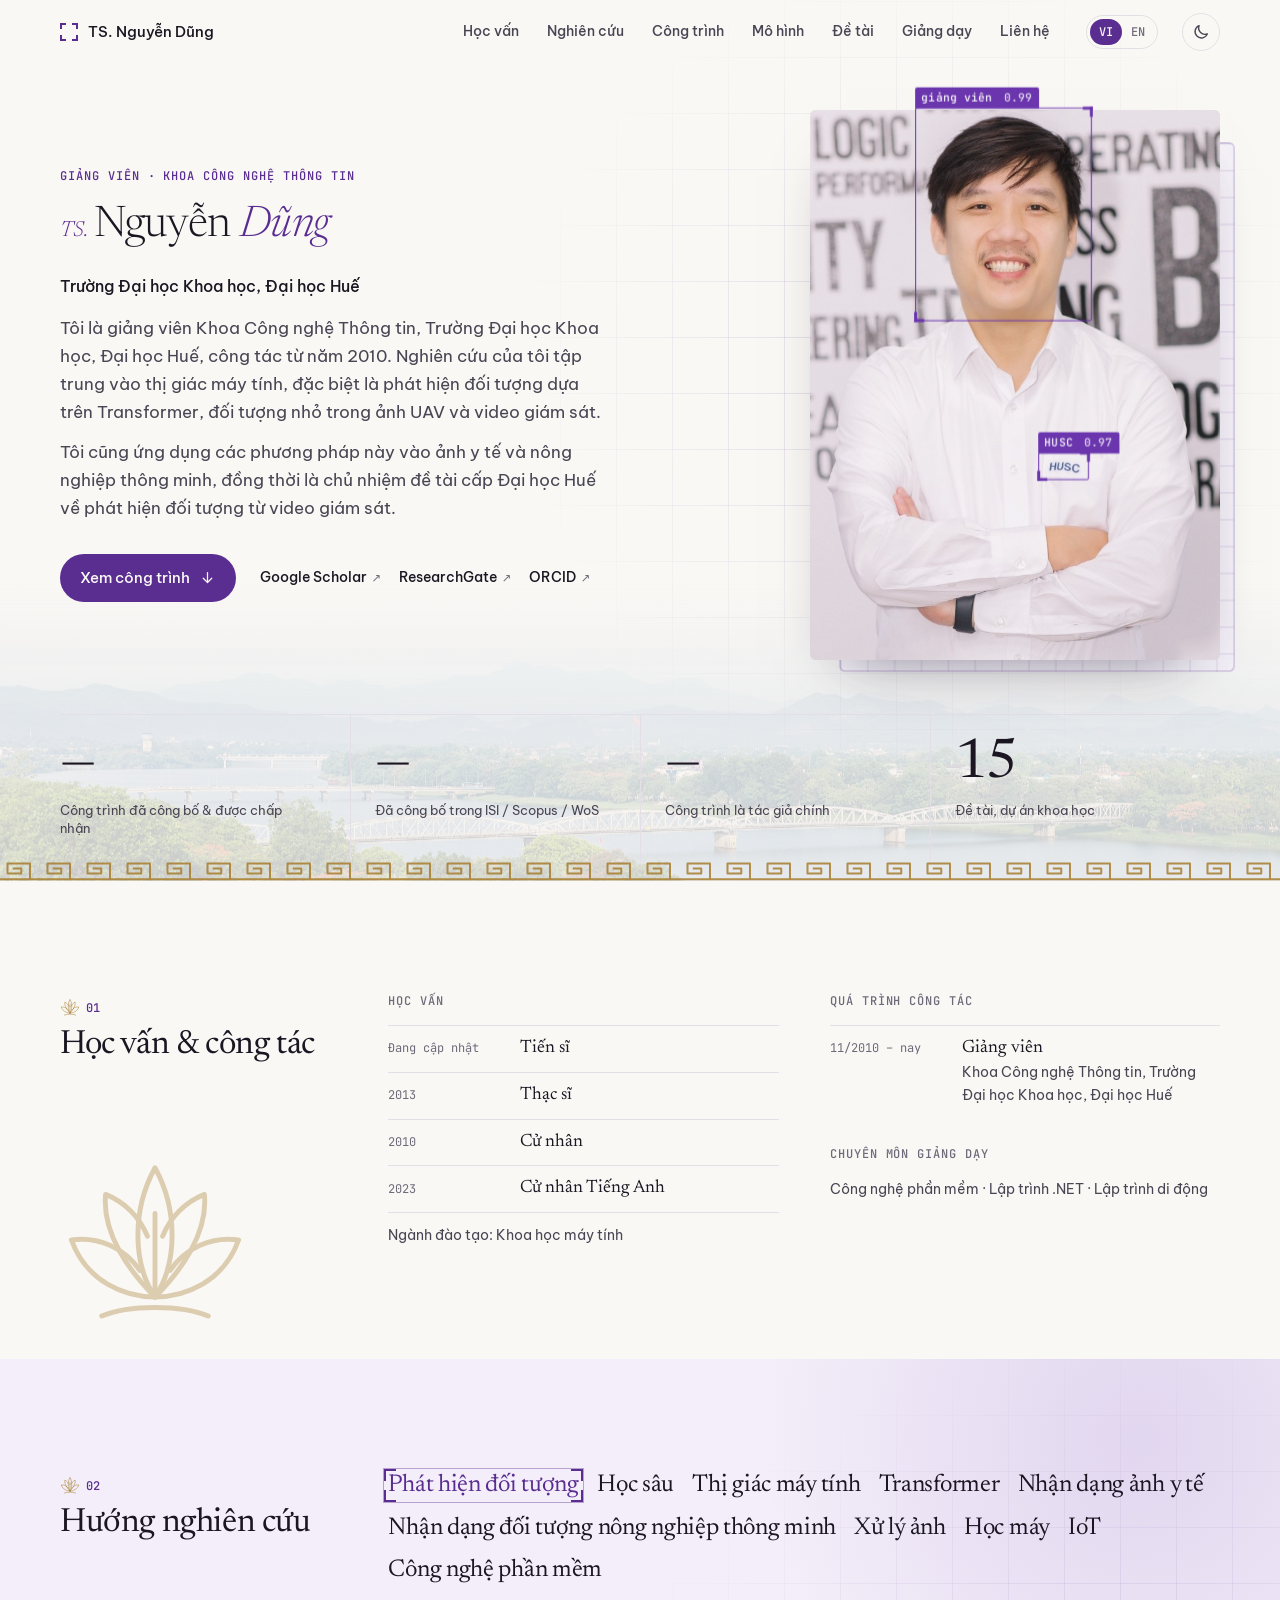
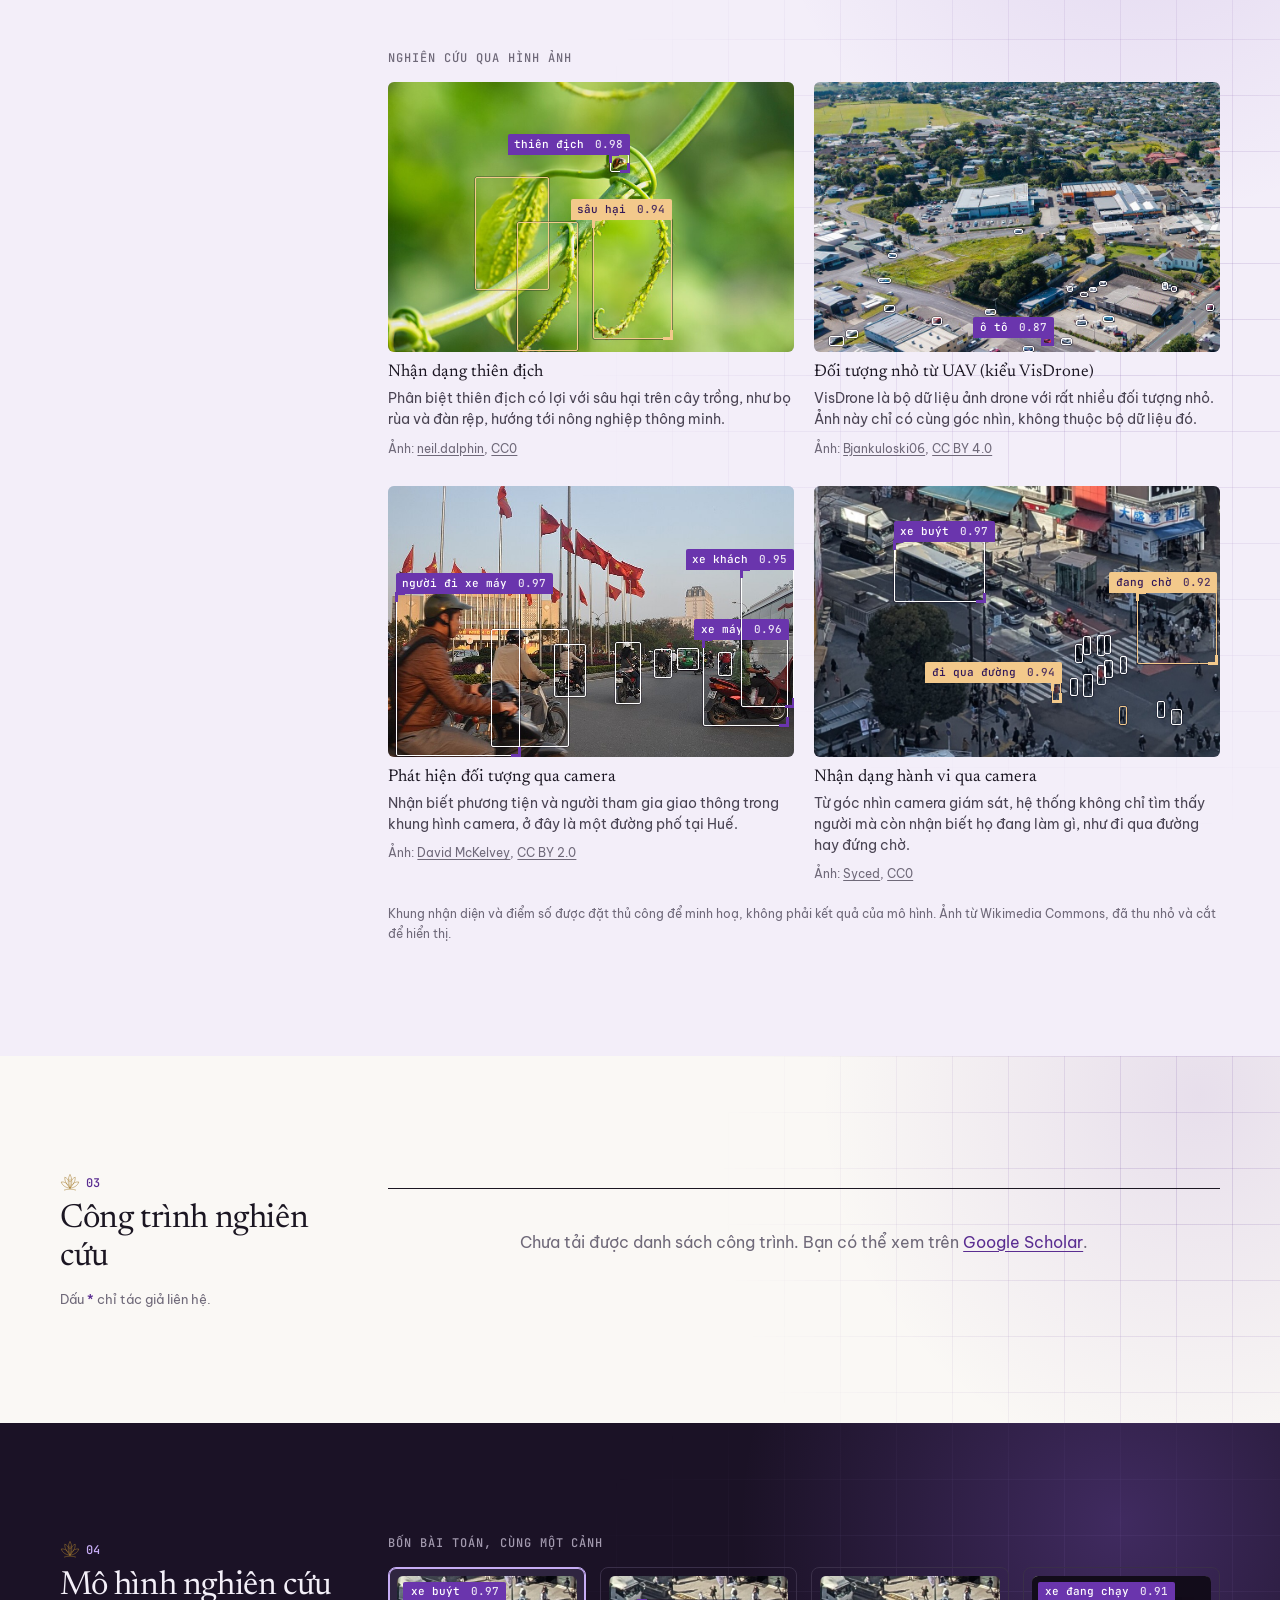
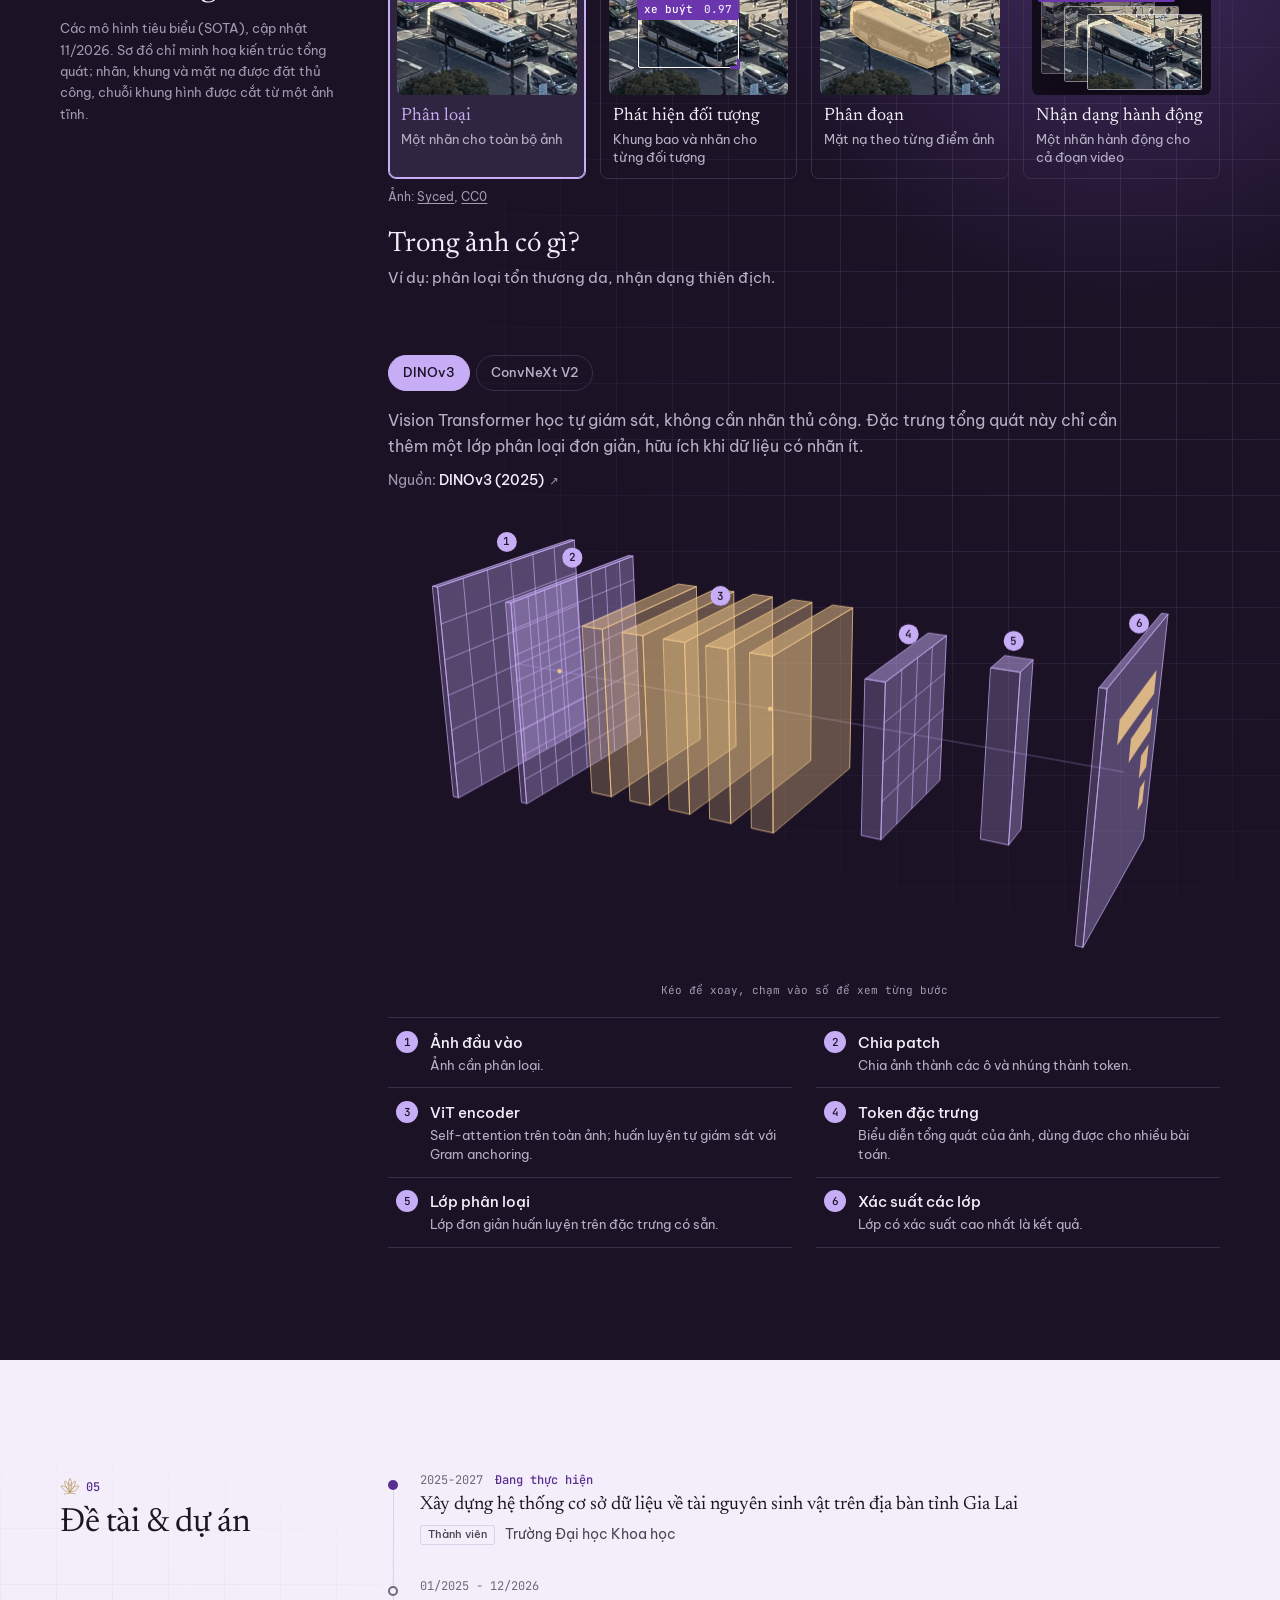
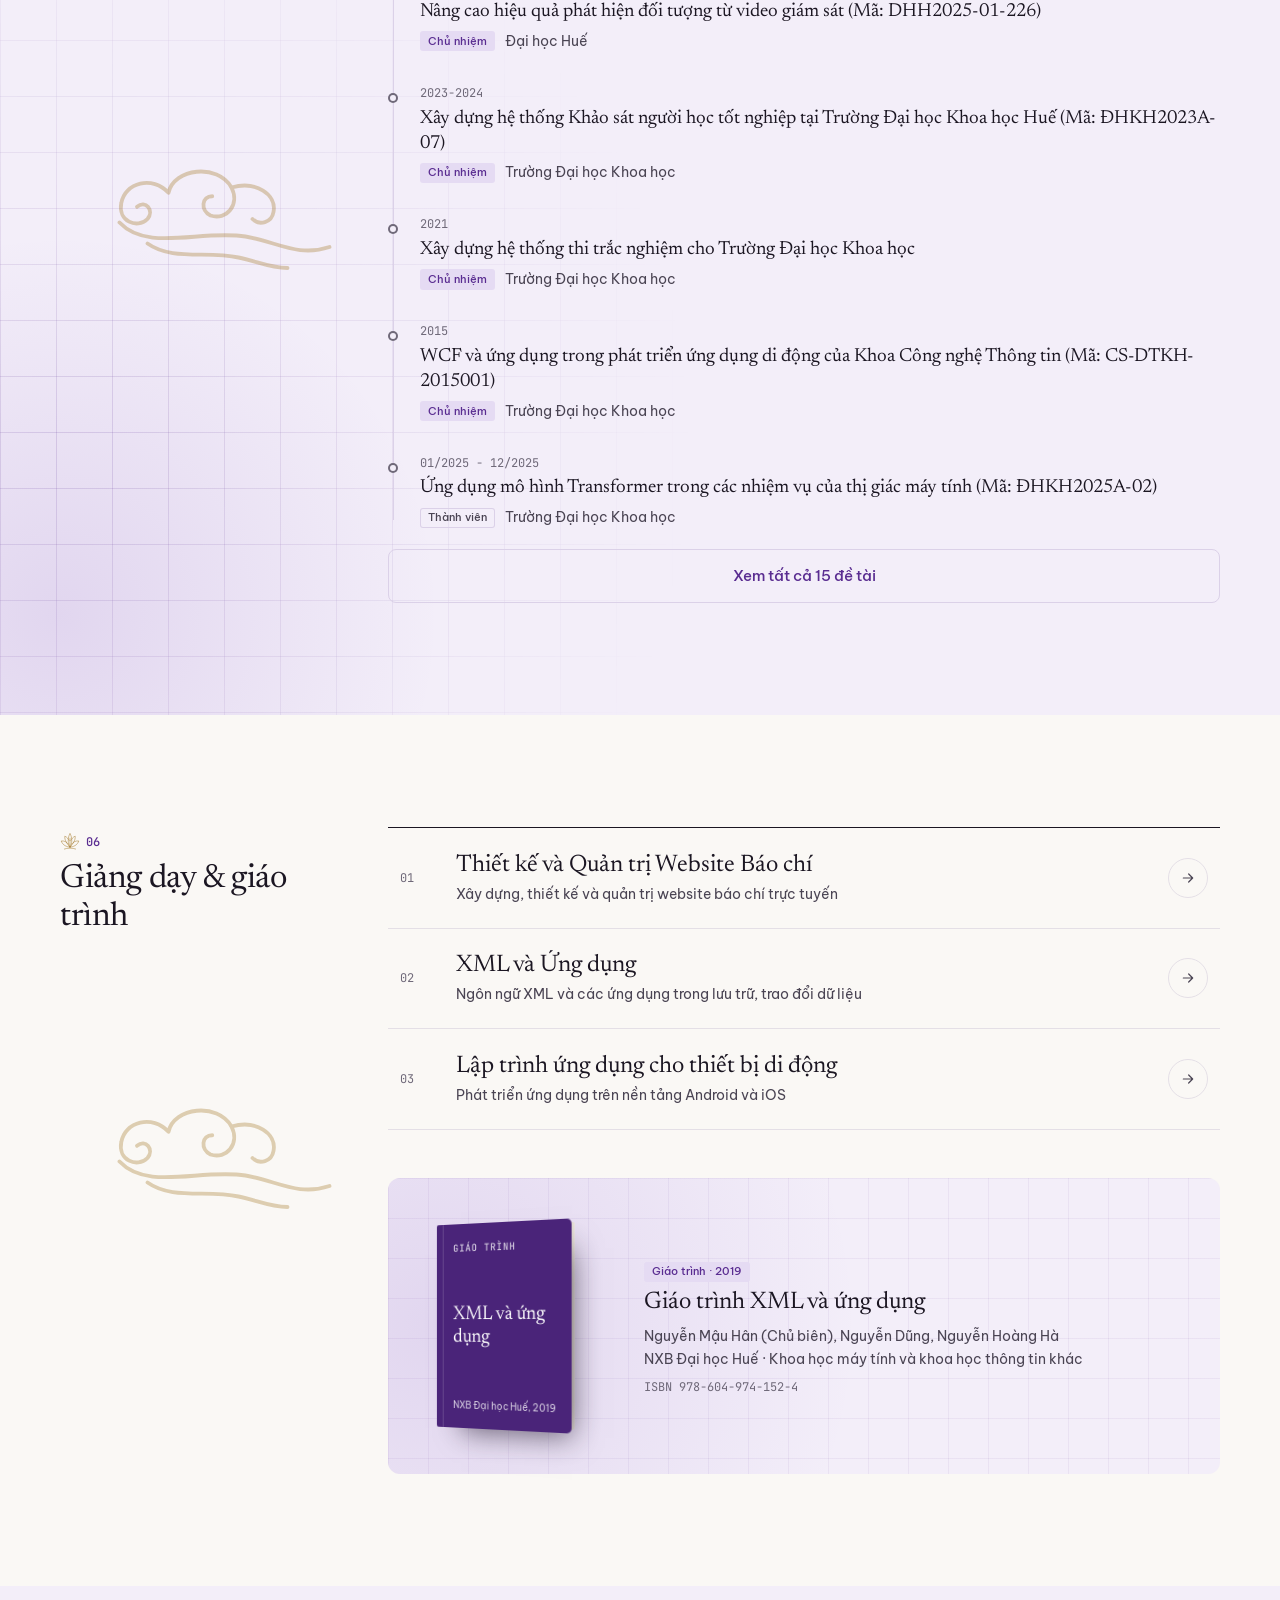
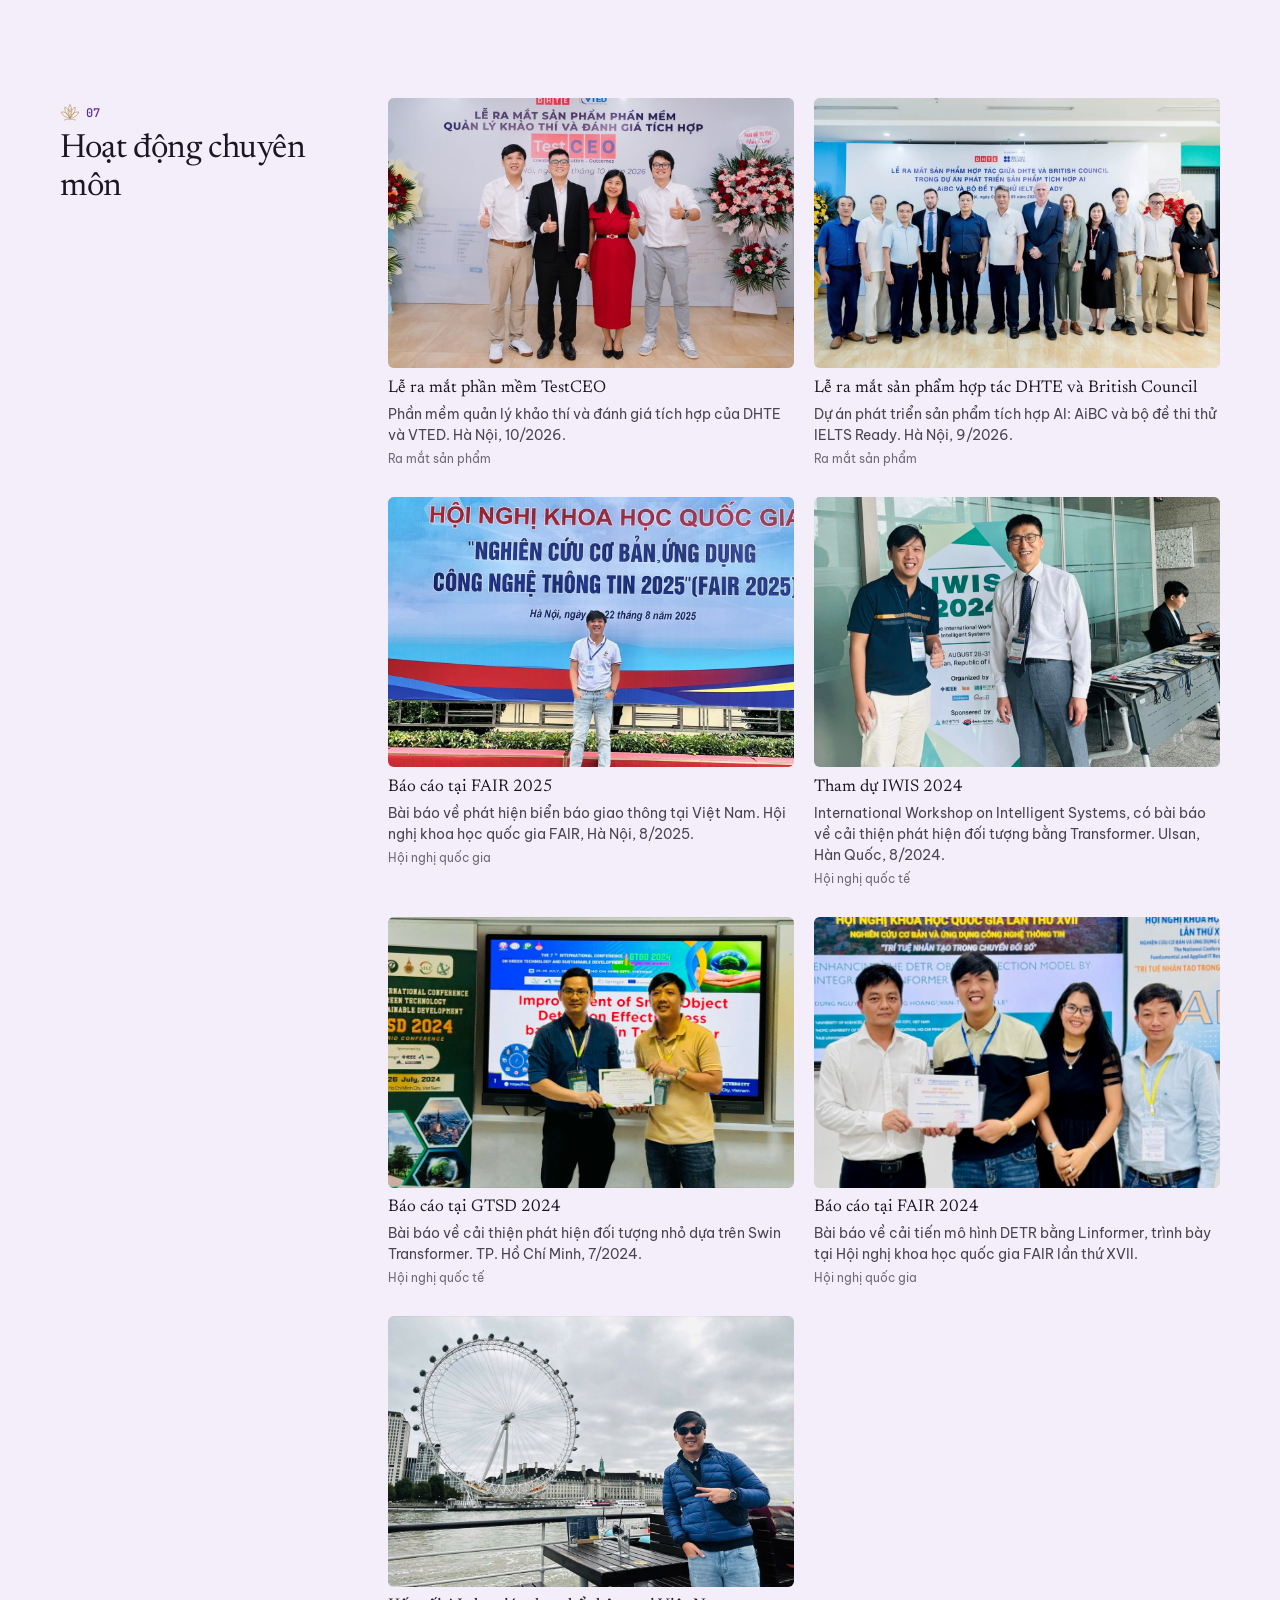
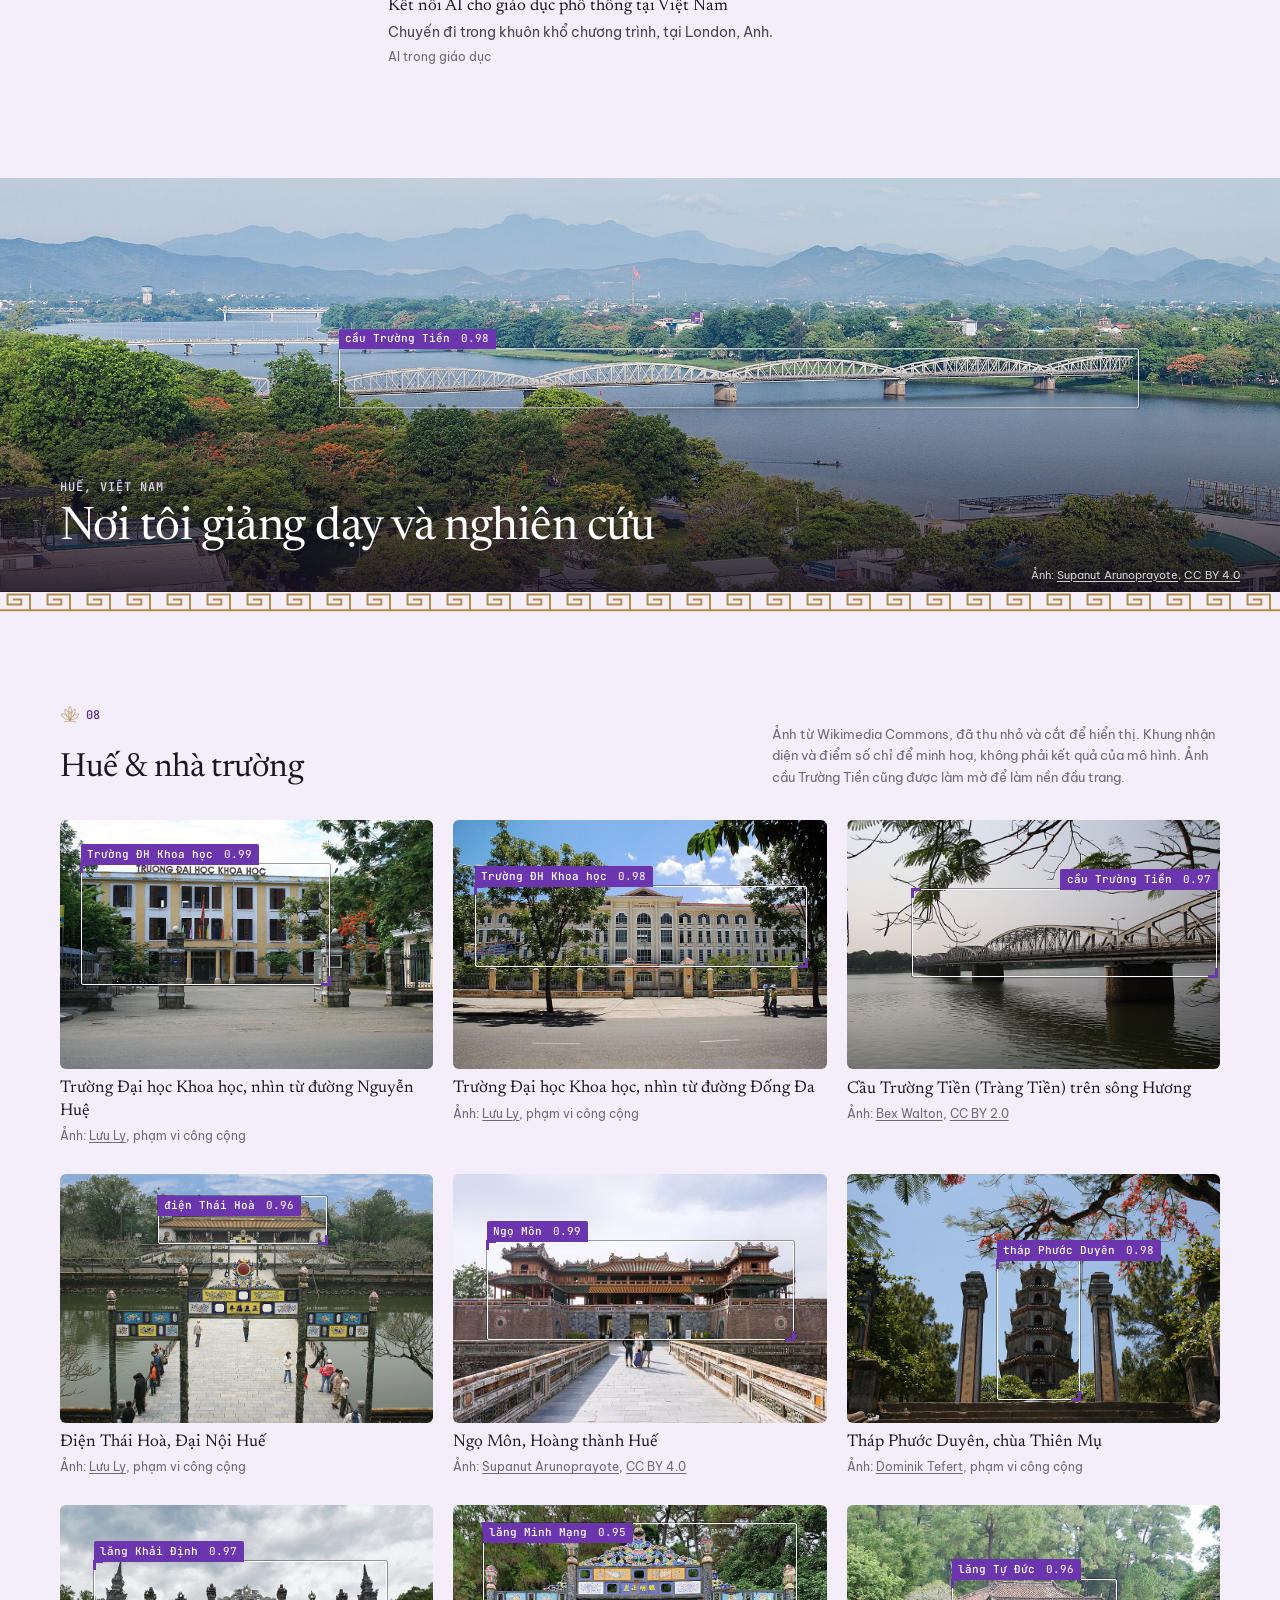
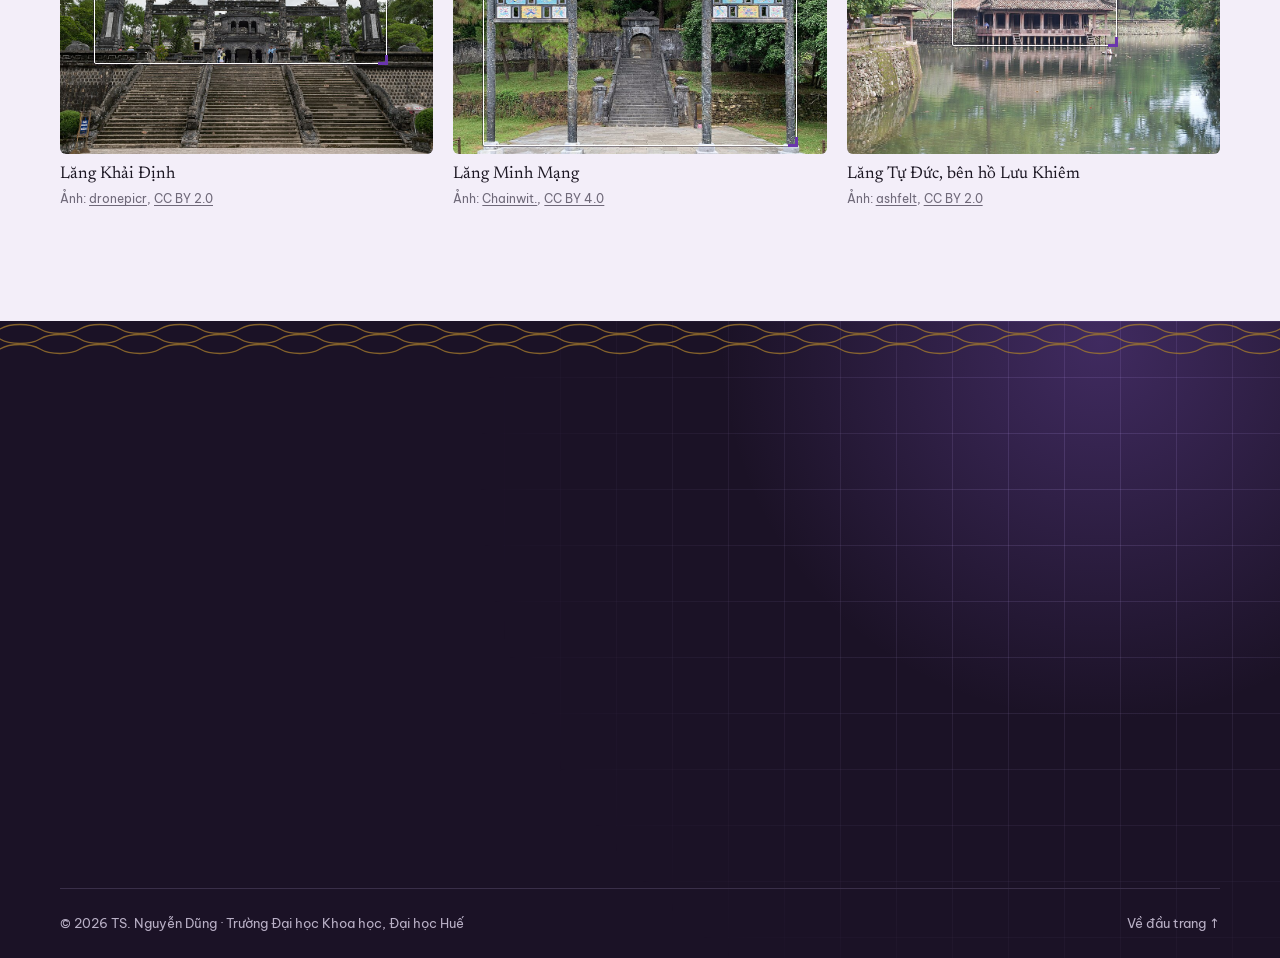
<file: index.html>
﻿<!DOCTYPE html>
<html lang="vi">

<head>
  <meta charset="UTF-8" />
  <meta name="viewport" content="width=device-width, initial-scale=1" />
  <title>TS. Nguyễn Dũng – Khoa Công nghệ Thông tin, Đại học Khoa học Huế</title>
  <meta name="description"
    content="Trang học thuật của TS. Nguyễn Dũng, giảng viên Khoa Công nghệ Thông tin, Trường Đại học Khoa học, Đại học Huế. Nghiên cứu về phát hiện đối tượng, học sâu và thị giác máy tính." />
  <meta name="theme-color" content="#faf8f5" media="(prefers-color-scheme: light)" />
  <meta name="theme-color" content="#131018" media="(prefers-color-scheme: dark)" />
  <link rel="canonical" href="https://nguyendung622.github.io/" />
  <link rel="alternate" hreflang="vi" href="https://nguyendung622.github.io/" />
  <link rel="alternate" hreflang="en" href="https://nguyendung622.github.io/?lang=en" />
  <link rel="alternate" hreflang="x-default" href="https://nguyendung622.github.io/" />
  <link rel="icon" type="image/svg+xml" href="assets/favicon.svg" />

  <meta property="og:type" content="website" />
  <meta property="og:site_name" content="TS. Nguyễn Dũng" />
  <meta property="og:title" content="TS. Nguyễn Dũng – Giảng viên, Trường Đại học Khoa học, Đại học Huế" />
  <meta property="og:description" content="Trang học thuật của Dung Nguyen, Ph.D.: nghiên cứu phát hiện đối tượng, học sâu và thị giác máy tính; công trình, đề tài, giảng dạy và thông tin liên hệ." />
  <meta property="og:url" content="https://nguyendung622.github.io/" />
  <meta property="og:image" content="https://nguyendung622.github.io/assets/images/og-cover.jpg" />
  <meta property="og:image:secure_url" content="https://nguyendung622.github.io/assets/images/og-cover.jpg" />
  <meta property="og:image:type" content="image/jpeg" />
  <meta property="og:image:width" content="1200" />
  <meta property="og:image:height" content="630" />
  <meta property="og:image:alt" content="TS. Nguyễn Dũng, giảng viên Khoa Công nghệ Thông tin, Trường Đại học Khoa học, Đại học Huế" />
  <meta property="og:locale" content="vi_VN" />
  <meta property="og:locale:alternate" content="en_US" />
  <meta name="twitter:card" content="summary_large_image" />
  <meta name="twitter:title" content="TS. Nguyễn Dũng – Giảng viên, Trường Đại học Khoa học, Đại học Huế" />
  <meta name="twitter:description" content="Nghiên cứu phát hiện đối tượng, học sâu và thị giác máy tính; công trình, đề tài và giảng dạy." />
  <meta name="twitter:image" content="https://nguyendung622.github.io/assets/images/og-cover.jpg" />

  <script type="application/ld+json">
  {
    "@context": "https://schema.org",
    "@type": "Person",
    "name": "Nguyễn Dũng",
    "honorificPrefix": "TS.",
    "alternateName": "Dung Nguyen, Ph.D.",
    "jobTitle": "Giảng viên",
    "image": "https://nguyendung622.github.io/assets/images/dung.jpg",
    "url": "https://nguyendung622.github.io/",
    "affiliation": { "@type": "CollegeOrUniversity", "name": "Trường Đại học Khoa học, Đại học Huế" },
    "sameAs": [
      "https://orcid.org/0009-0000-4510-7504",
      "https://scholar.google.com/citations?user=bWXae6IAAAAJ",
      "https://www.researchgate.net/profile/Dung-Nguyen-401"
    ]
  }
  </script>

  <!-- Đặt theme và ngôn ngữ trước khi vẽ trang để không bị nháy -->
  <script>
    (function () {
      var d = document.documentElement, theme = null, lang = null;
      try {
        theme = localStorage.getItem('theme');
        lang = localStorage.getItem('lang');
      } catch (e) { }
      var param = new URLSearchParams(location.search).get('lang');
      if (param === 'en' || param === 'vi') lang = param;
      d.lang = lang === 'en' ? 'en' : 'vi';
      if (d.lang === 'en') {
        d.classList.add('i18n-pending');
        setTimeout(function () { d.classList.remove('i18n-pending'); }, 1500);
      }
      d.dataset.theme = theme || (matchMedia('(prefers-color-scheme: dark)').matches ? 'dark' : 'light');
      if ('IntersectionObserver' in window) d.classList.add('js');
    })();
  </script>

  <link rel="preconnect" href="https://fonts.googleapis.com" />
  <link rel="preconnect" href="https://fonts.gstatic.com" crossorigin />
  <link
    href="https://fonts.googleapis.com/css2?family=Be+Vietnam+Pro:wght@400;500;600&family=JetBrains+Mono:wght@400;500&family=Newsreader:ital,opsz,wght@0,6..72,300;0,6..72,400;0,6..72,500;1,6..72,300;1,6..72,400&display=swap"
    rel="stylesheet" />
  <link rel="preload" as="image" href="assets/images/dung.jpg" />
  <link rel="stylesheet" href="styles.css" />
  <script src="data.js" defer></script>
  <script src="portrait-3d.js" defer></script>
  <script src="model-viewer.js" defer></script>
  <script src="app.js" defer></script>
</head>

<body>
  <a class="skip" href="#background" data-i18n="skip">Bỏ qua, đến nội dung chính</a>
  <div class="progress" aria-hidden="true"></div>

  <header class="nav" id="nav">
    <div class="nav-inner">
      <a class="brand" href="#about" data-i18n-aria-label="brandHome" aria-label="Về đầu trang">
        <span class="brand-mark" aria-hidden="true"></span>
        <span id="brand-name">TS. Nguyễn Dũng</span>
      </a>
      <nav class="nav-links" id="nav-links" data-i18n-aria-label="navAria" aria-label="Các mục chính">
        <a href="#background" data-i18n="navBackground">Học vấn</a>
        <a href="#research" data-i18n="navResearch">Nghiên cứu</a>
        <a href="#publications" data-i18n="navPubs">Công trình</a>
        <a href="#models" data-i18n="navModels">Mô hình</a>
        <a href="#projects" data-i18n="navProjects">Đề tài</a>
        <a href="#teaching" data-i18n="navTeaching">Giảng dạy</a>
        <a href="#contact" data-i18n="navContact">Liên hệ</a>
        <span class="nav-indicator" aria-hidden="true"></span>
      </nav>
      <div class="lang" role="group" data-i18n-aria-label="langAria" aria-label="Chọn ngôn ngữ">
        <a href="./?lang=vi" data-lang="vi" hreflang="vi" lang="vi" aria-label="Tiếng Việt">VI</a>
        <a href="./?lang=en" data-lang="en" hreflang="en" lang="en" aria-label="English">EN</a>
      </div>
      <button class="theme-btn" id="theme-btn" type="button" data-i18n-aria-label="themeLabel" aria-label="Đổi giao diện sáng/tối">
        <svg class="i-sun" viewBox="0 0 24 24" aria-hidden="true">
          <circle cx="12" cy="12" r="4" />
          <path d="M12 2v2M12 20v2M4.9 4.9l1.4 1.4M17.7 17.7l1.4 1.4M2 12h2M20 12h2M4.9 19.1l1.4-1.4M17.7 6.3l1.4-1.4" />
        </svg>
        <svg class="i-moon" viewBox="0 0 24 24" aria-hidden="true">
          <path d="M20.5 14.5A8.5 8.5 0 0 1 9.5 3.5a8.5 8.5 0 1 0 11 11Z" />
        </svg>
      </button>
    </div>
  </header>

  <section class="hero" id="about" data-spot>
    <div class="hero-bridge" aria-hidden="true"></div>
    <div class="hero-grid" aria-hidden="true"></div>
    <div class="wrap hero-inner">
      <div class="hero-copy">
        <p class="eyebrow hero-enter" style="--d:.05s" id="hero-eyebrow"></p>
        <h1 class="hero-name" id="hero-name"></h1>
        <p class="hero-affil hero-enter" style="--d:.5s" id="hero-affil"></p>
        <div class="hero-lead hero-enter" style="--d:.6s" id="hero-bio"></div>
        <p class="hero-highlight" id="hero-highlight" hidden></p>
        <div class="hero-actions hero-enter" style="--d:.72s">
          <a class="btn btn-primary" href="#publications">
            <span data-i18n="ctaPubs">Xem công trình</span>
            <svg viewBox="0 0 24 24" aria-hidden="true"><path d="M12 5v14M6 13l6 6 6-6" /></svg>
          </a>
          <div class="hero-links" id="hero-links"></div>
        </div>
      </div>

      <figure class="portrait" id="portrait">
        <div class="portrait-tilt">
          <div class="portrait-frame">
            <img src="assets/images/dung.jpg" width="656" height="880" fetchpriority="high"
              data-i18n-alt="portraitAlt"
              alt="Chân dung TS. Nguyễn Dũng, mặc áo sơ mi trắng có logo HUSC, khoanh tay và mỉm cười" />
            <span class="scanline" aria-hidden="true"></span>
          </div>
          <div class="bbox bbox-face" aria-hidden="true">
            <span class="bbox-label"><span data-i18n="bboxFace">giảng viên</span> <b data-conf="0.99">0.00</b></span>
          </div>
          <div class="bbox bbox-logo" aria-hidden="true">
            <span class="bbox-label">HUSC <b data-conf="0.97">0.00</b></span>
          </div>
        </div>
        <button class="motion-btn" id="motion-btn" type="button" data-i18n="motionBtn" hidden>Bật 3D theo độ nghiêng máy</button>
      </figure>
    </div>

    <div class="wrap">
      <dl class="stats" id="stats">
        <div class="stat r"><dd data-stat="pubs">—</dd><dt data-i18n="statPubs">Công trình đã công bố &amp; được chấp nhận</dt></div>
        <div class="stat r" style="--i:1"><dd data-stat="indexed">—</dd><dt data-i18n="statIndexed">Đã công bố trong ISI / Scopus / WoS</dt></div>
        <div class="stat r" style="--i:2"><dd data-stat="lead">—</dd><dt data-i18n="statLead">Công trình là tác giả chính</dt></div>
        <div class="stat r" style="--i:3"><dd data-stat="projects">—</dd><dt data-i18n="statProjects">Đề tài, dự án khoa học</dt></div>
        <div class="stat r" data-metric style="--i:4" hidden><dd data-stat="citations">—</dd><dt id="metric-citations"></dt></div>
        <div class="stat r" data-metric style="--i:5" hidden><dd data-stat="hindex">—</dd><dt id="metric-hindex"></dt></div>
      </dl>
    </div>
  </section>

  <main>
    <section class="sec" id="background">
      <div class="wrap sec-grid">
        <header class="sec-head r">
          <span class="sec-no">01</span>
          <h2 data-i18n="secBackground">Học vấn &amp; công tác</h2>
        </header>
        <div class="sec-body">
          <div class="bg-cols" id="bg-cols"></div>
        </div>
      </div>
    </section>

    <section class="sec sec-tint" id="research" data-spot>
      <div class="bg-lines bg-lines-research" aria-hidden="true"></div>
      <div class="bg-glow bg-glow-research" aria-hidden="true"></div>
      <div class="wrap sec-grid">
        <header class="sec-head r">
          <span class="sec-no">02</span>
          <h2 data-i18n="secResearch">Hướng nghiên cứu</h2>
        </header>
        <div class="sec-body">
          <div class="interests r" id="interests">
            <span class="detector" aria-hidden="true"></span>
          </div>

          <div class="apps-block" id="apps-block">
            <h3 class="sub-title r" data-i18n="appsTitle">Nghiên cứu qua hình ảnh</h3>
            <div class="apps" id="apps"></div>
            <p class="apps-note" data-i18n="appsNote">Khung nhận diện và điểm số được đặt thủ công để minh hoạ, không phải kết quả của mô hình. Ảnh từ Wikimedia Commons, đã thu nhỏ và cắt để hiển thị.</p>
          </div>
        </div>
      </div>
    </section>

    <section class="sec" id="publications" data-spot>
      <div class="bg-lines bg-lines-pubs" aria-hidden="true"></div>
      <div class="bg-glow bg-glow-pubs" aria-hidden="true"></div>
      <div class="wrap sec-grid">
        <header class="sec-head r">
          <span class="sec-no">03</span>
          <h2 data-i18n="secPubs">Công trình nghiên cứu</h2>
          <p class="sec-note" data-i18n-html="corrNote">Dấu <b>*</b> chỉ tác giả liên hệ.</p>
        </header>
        <div class="sec-body">
          <div class="featured-block" id="featured-block" hidden>
            <h3 class="sub-title r" data-i18n="featured">Tiêu biểu</h3>
            <div class="featured" id="featured"></div>
          </div>

          <div class="pub-panel r">
            <h3 class="sub-title" data-i18n="byYear">Theo năm</h3>
            <div class="hist" id="hist" role="group" data-i18n-aria-label="histAria" aria-label="Lọc công trình theo năm"></div>
            <div class="pub-controls">
              <div class="chips" role="group" data-i18n-aria-label="filterAria" aria-label="Lọc theo loại công trình">
                <button class="chip is-on" type="button" data-filter="all" data-i18n="all">Tất cả</button>
                <button class="chip" type="button" data-filter="journal" data-i18n="journal">Tạp chí</button>
                <button class="chip" type="button" data-filter="conference" data-i18n="conference">Hội nghị</button>
                <button class="chip" type="button" data-filter="indexed">ISI / Scopus</button>
              </div>
              <label class="search">
                <svg viewBox="0 0 24 24" aria-hidden="true">
                  <circle cx="11" cy="11" r="7" />
                  <path d="m20 20-3.5-3.5" />
                </svg>
                <span class="sr" data-i18n="searchLabel">Tìm công trình</span>
                <input id="pub-search" type="search" data-i18n-placeholder="searchPh" placeholder="Tìm theo tên, tác giả, tạp chí…" autocomplete="off" />
              </label>
            </div>
            <p class="pub-count" id="pub-count" aria-live="polite">Đang tải danh sách công trình…</p>
          </div>

          <div id="pub-list" class="pub-list">
            <div class="skeleton" aria-hidden="true"><i></i><i></i><i></i><i></i></div>
          </div>
        </div>
      </div>
    </section>

    <section class="sec sec-band" id="models" data-spot>
      <div class="bg-lines bg-lines-models" aria-hidden="true"></div>
      <div class="bg-glow bg-glow-models" aria-hidden="true"></div>
      <div class="wrap sec-grid">
        <header class="sec-head r">
          <span class="sec-no">04</span>
          <h2 data-i18n="secModels">Mô hình nghiên cứu</h2>
          <p class="sec-note" data-i18n="modelsNote">Các mô hình tiêu biểu (SOTA), cập nhật 11/2026. Sơ đồ chỉ minh hoạ kiến trúc tổng quát; nhãn, khung và mặt nạ được đặt thủ công, chuỗi khung hình được cắt từ một ảnh tĩnh.</p>
        </header>
        <div class="sec-body">
          <h3 class="sub-title r" data-i18n="tasksTitle">Bốn bài toán, cùng một cảnh</h3>
          <div class="tasks" id="task-tabs" role="group" data-i18n-aria-label="tasksAria" aria-label="Chọn bài toán"></div>
          <p class="task-credit" id="task-credit"></p>
          <div class="task-detail" id="task-detail"></div>
          <h3 class="sub-title model-sub r" data-i18n="modelsSub">Mô hình SOTA</h3>
          <div class="chips model-tabs r" id="model-tabs" role="group" data-i18n-aria-label="modelsAria" aria-label="Chọn mô hình"></div>
          <p class="model-summary" id="model-summary"></p>
          <p class="model-source" id="model-source"></p>
          <div class="model-stage r">
            <canvas id="model-canvas" role="img"></canvas>
            <p class="cloud-hint" data-i18n="modelHint">Kéo để xoay, chạm vào số để xem từng bước</p>
          </div>
          <ol class="model-steps" id="model-steps"></ol>
          <div class="model-papers" id="model-papers" hidden>
            <h3 class="sub-title" data-i18n="relatedPapers">Công trình của tôi trong bài toán này (tham chiếu)</h3>
            <ul id="model-papers-list"></ul>
          </div>
        </div>
      </div>
    </section>

    <section class="sec sec-tint" id="projects" data-spot>
      <div class="bg-lines bg-lines-projects" aria-hidden="true"></div>
      <div class="bg-glow bg-glow-projects" aria-hidden="true"></div>
      <div class="wrap sec-grid">
        <header class="sec-head r">
          <span class="sec-no">05</span>
          <h2 data-i18n="secProjects">Đề tài &amp; dự án</h2>
        </header>
        <div class="sec-body">
          <ol class="timeline" id="timeline"></ol>
          <div id="projects-more"></div>
        </div>
      </div>
    </section>

    <section class="sec" id="teaching">
      <div class="wrap sec-grid">
        <header class="sec-head r">
          <span class="sec-no">06</span>
          <h2 data-i18n="secTeaching">Giảng dạy &amp; giáo trình</h2>
        </header>
        <div class="sec-body">
          <div class="courses" id="courses"></div>
          <div id="books"></div>
        </div>
      </div>
    </section>

    <section class="sec sec-tint" id="activities" hidden>
      <div class="wrap sec-grid">
        <header class="sec-head r">
          <span class="sec-no"></span>
          <h2 data-i18n="secActivities">Hoạt động chuyên môn</h2>
        </header>
        <div class="sec-body">
          <div class="apps" id="activities-grid"></div>
        </div>
      </div>
    </section>

    <section class="pano" id="pano" aria-labelledby="pano-title">
      <div class="pano-layer">
        <img id="pano-img" alt="" loading="lazy" />
        <span class="scanline place-scan" aria-hidden="true"></span>
        <div class="pano-box" aria-hidden="true">
          <span class="bbox-label"><span data-i18n="panoBox">cầu Trường Tiền</span> <b>0.98</b></span>
        </div>
      </div>
      <div class="wrap pano-text">
        <p class="eyebrow" data-i18n="panoEyebrow">Huế, Việt Nam</p>
        <h2 id="pano-title" data-i18n="panoTitle">Nơi tôi giảng dạy và nghiên cứu</h2>
      </div>
      <p class="pano-credit" id="pano-credit"></p>
    </section>

    <section class="sec sec-tint places-sec" id="places">
      <div class="wrap sec-grid">
        <header class="sec-head r">
          <span class="sec-no">07</span>
          <h2 data-i18n="secPlaces">Huế &amp; nhà trường</h2>
          <p class="sec-note" data-i18n="placesNote">Ảnh từ Wikimedia Commons, đã thu nhỏ và cắt để hiển thị. Khung nhận diện và điểm số chỉ để minh hoạ, không phải kết quả của mô hình. Ảnh cầu Trường Tiền cũng được làm mờ để làm nền đầu trang.</p>
        </header>
        <div class="sec-body">
          <div class="places" id="places-grid"></div>
        </div>
      </div>
    </section>
  </main>

  <footer class="contact" id="contact" data-spot>
    <div class="bg-lines bg-lines-contact" aria-hidden="true"></div>
    <div class="bg-glow bg-glow-contact" aria-hidden="true"></div>
    <div class="wrap">
      <p class="eyebrow r" data-i18n="navContact">Liên hệ</p>
      <h2 class="contact-lead r" data-i18n="contactLead">Trao đổi về nghiên cứu, hợp tác hoặc giảng dạy</h2>
      <div class="contact-mail r" id="contact-mail"></div>
      <div class="contact-grid r" id="contact-grid"></div>
      <div class="foot">
        <span id="foot-left"></span>
        <a href="#about" data-i18n="toTop">Về đầu trang ↑</a>
      </div>
    </div>
  </footer>

  <div class="toast" id="toast" role="status" aria-live="polite"></div>

  <noscript>
    <p style="padding:2rem;text-align:center">Vui lòng bật JavaScript để xem đầy đủ nội dung trang. Email: ndung@husc.edu.vn</p>
  </noscript>

  <!-- Google tag (gtag.js) -->
  <script async src="https://www.googletagmanager.com/gtag/js?id=G-V607KRFT0V"></script>
  <script>
    window.dataLayer = window.dataLayer || [];
    function gtag() { dataLayer.push(arguments); }
    gtag('js', new Date());
    gtag('config', 'G-V607KRFT0V');
  </script>
</body>

</html>
</file>
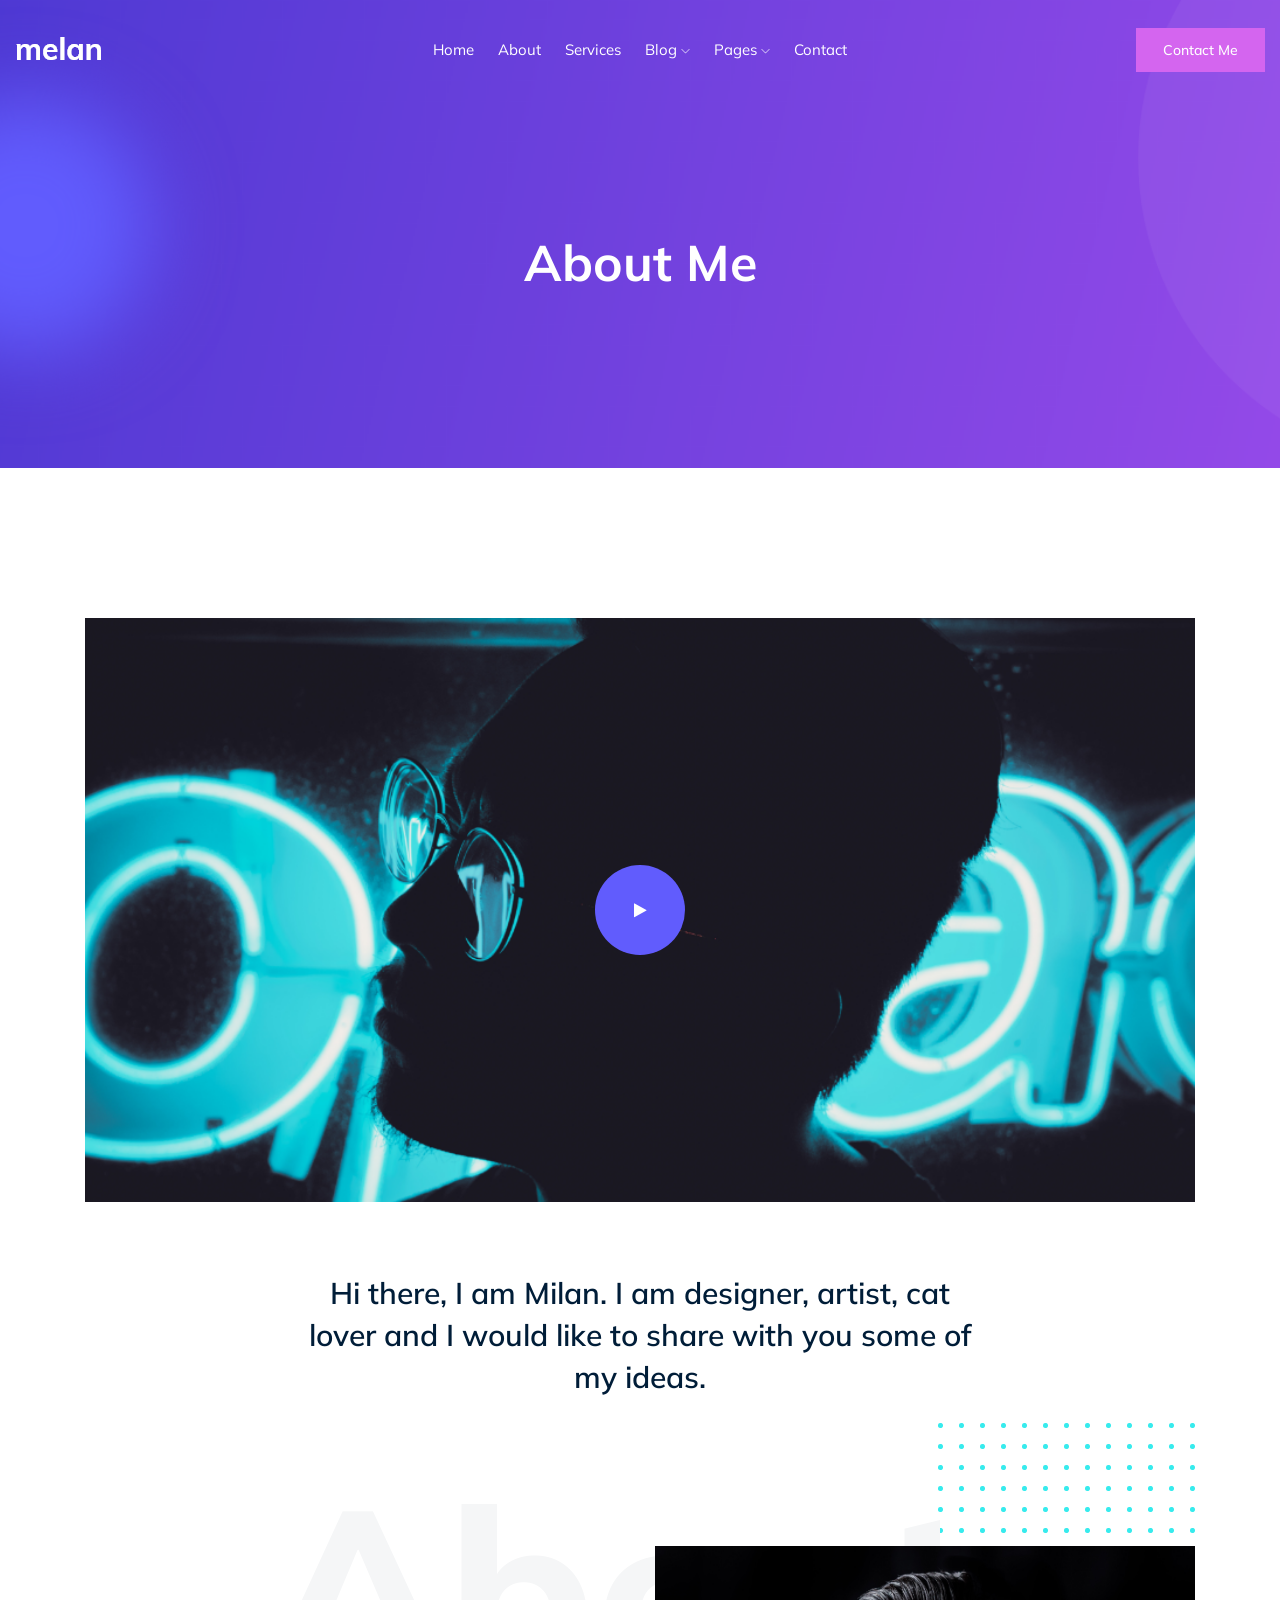
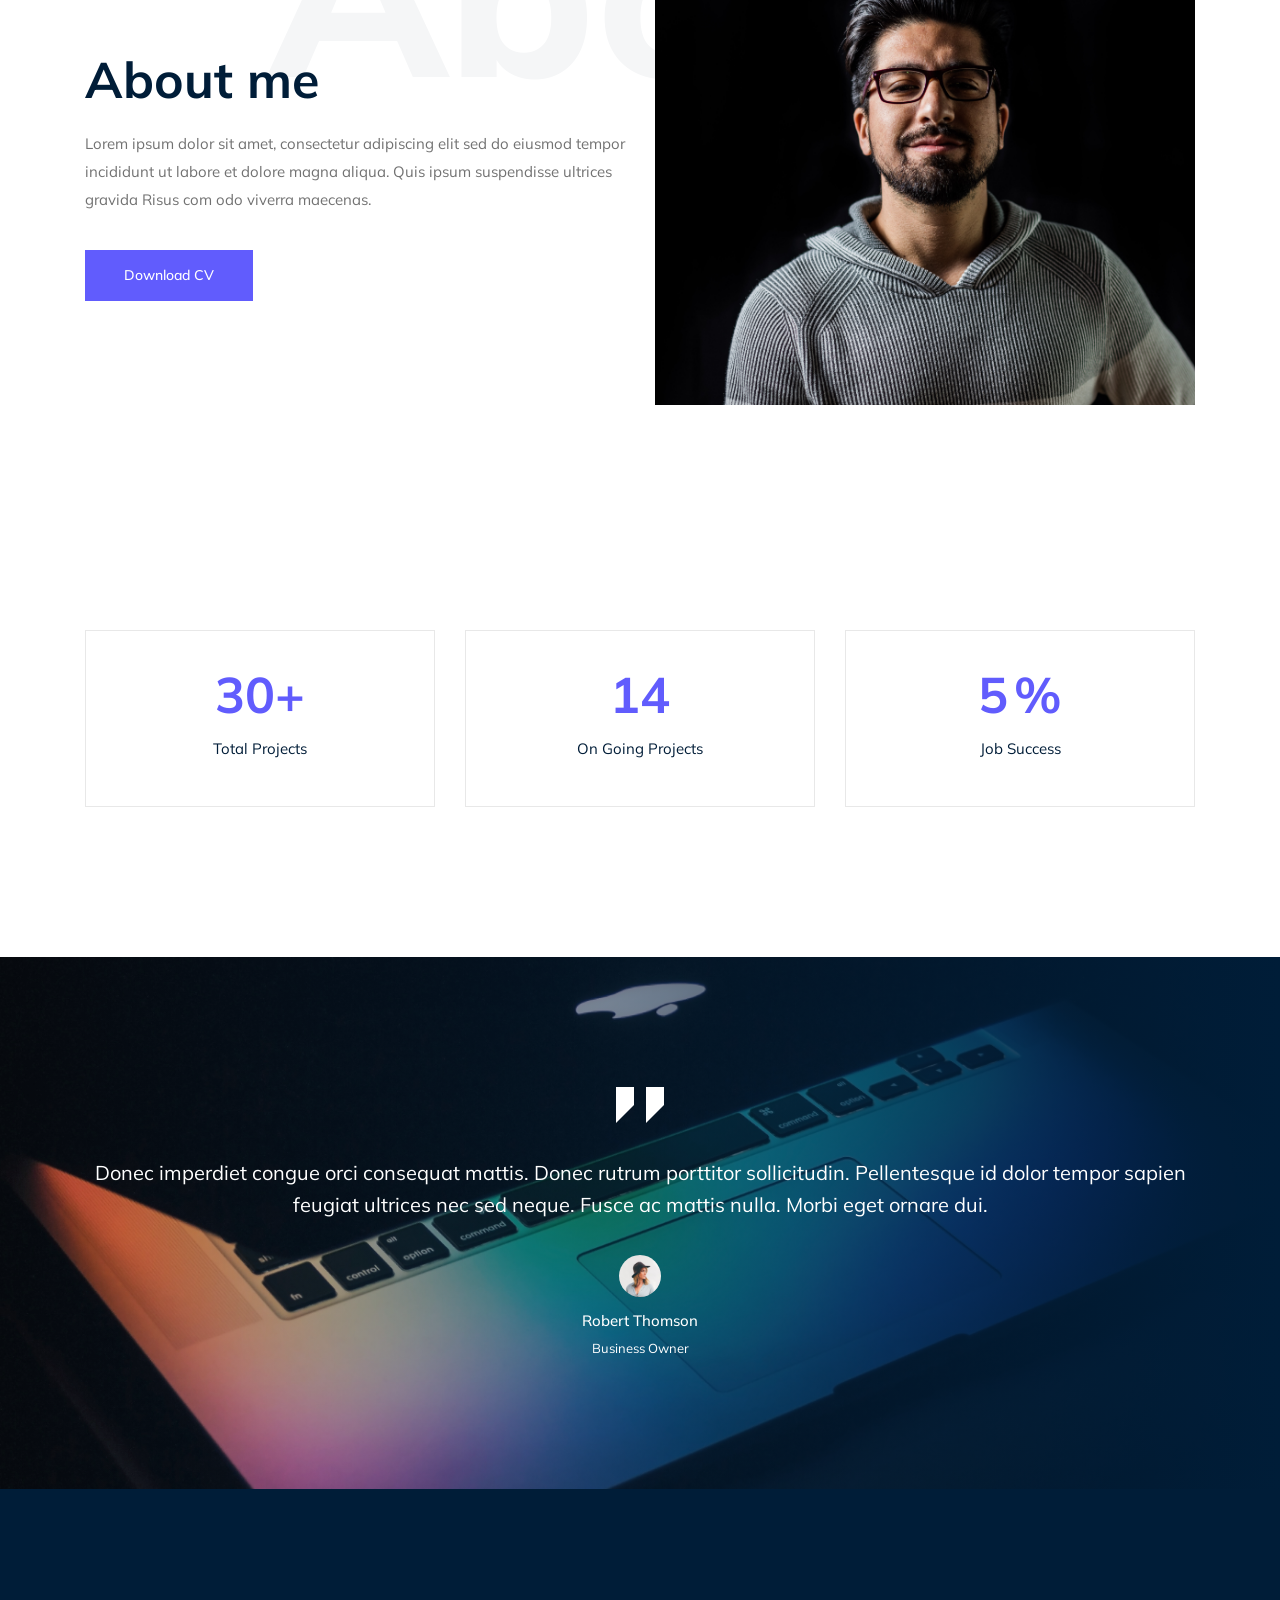
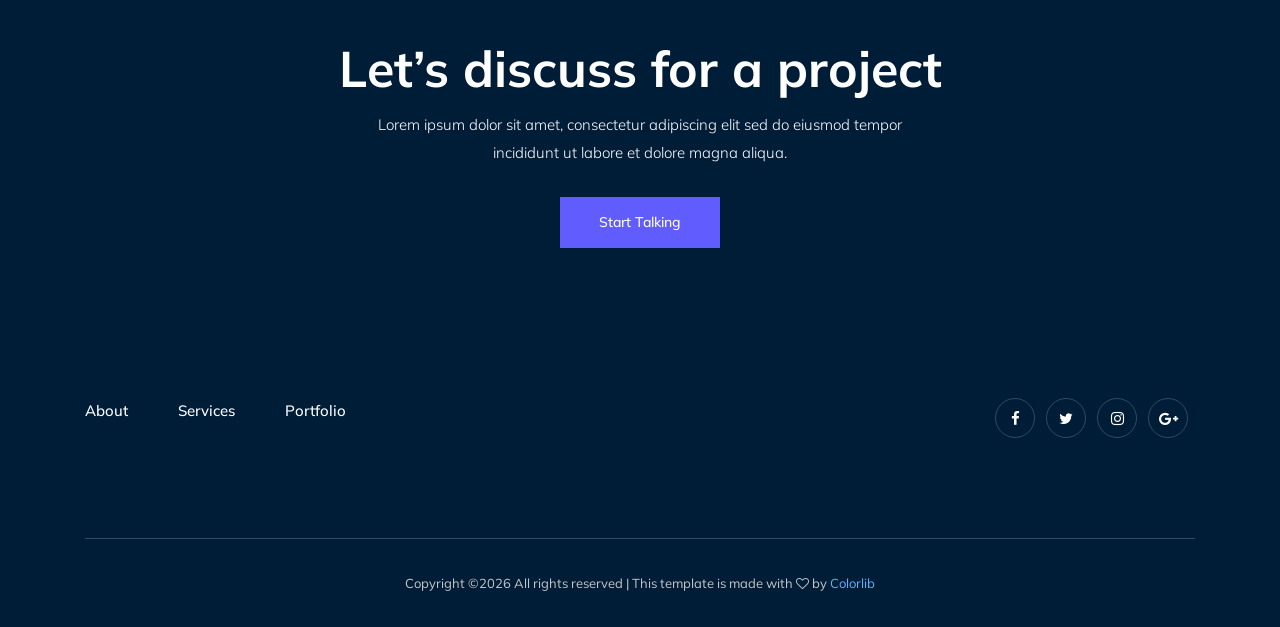
<file: about.html>
<!doctype html>
<html class="no-js" lang="zxx">

<head>
    <meta charset="utf-8">
    <meta http-equiv="x-ua-compatible" content="ie=edge">
    <title>Melan</title>
    <meta name="description" content="">
    <meta name="viewport" content="width=device-width, initial-scale=1">

    <!-- <link rel="manifest" href="site.webmanifest"> -->
    <!-- Place favicon.ico in the root directory -->

    <!-- CSS here -->
    <link rel="stylesheet" href="css/bootstrap.min.css">
    <link rel="stylesheet" href="css/owl.carousel.min.css">
    <link rel="stylesheet" href="css/magnific-popup.css">
    <link rel="stylesheet" href="css/font-awesome.min.css">
    <link rel="stylesheet" href="css/themify-icons.css">
    <link rel="stylesheet" href="css/nice-select.css">
    <link rel="stylesheet" href="css/flaticon.css">
    <link rel="stylesheet" href="css/gijgo.css">
    <link rel="stylesheet" href="css/animate.min.css">
    <link rel="stylesheet" href="css/slick.css">
    <link rel="stylesheet" href="css/slicknav.css">
    <link rel="stylesheet" href="css/style.css">
    <!-- <link rel="stylesheet" href="css/responsive.css"> -->
</head>

<body>
    <!--[if lte IE 9]>
            <p class="browserupgrade">You are using an <strong>outdated</strong> browser. Please <a href="https://browsehappy.com/">upgrade your browser</a> to improve your experience and security.</p>
        <![endif]-->

    <!-- header-start -->
    <header>
        <div class="header-area ">
            <div id="sticky-header" class="main-header-area">
                <div class="container-fluid">
                    <div class="row align-items-center">
                        <div class="col-xl-3 col-lg-2">
                            <div class="logo">
                                <a href="index.html">
                                    <img src="img/logo.png" alt="">
                                </a>
                            </div>
                        </div>
                        <div class="col-xl-6 col-lg-7">
                            <div class="main-menu  d-none d-lg-block">
                                <nav>
                                    <ul id="navigation">
                                        <li><a class="active" href="index.html">home</a></li>
                                        <li><a href="about.html">About</a></li>
                                        <li><a href="services.html">Services</a></li>
                                        <li><a href="#">blog <i class="ti-angle-down"></i></a>
                                            <ul class="submenu">
                                                <li><a href="blog.html">blog</a></li>
                                                <li><a href="single-blog.html">single-blog</a></li>
                                            </ul>
                                        </li>
                                        <li><a href="#">pages <i class="ti-angle-down"></i></a>
                                            <ul class="submenu">
                                                 <li><a href="elements.html">elements</a></li>
                                            </ul>
                                        </li>
                                        <li><a href="contact.html">Contact</a></li>
                                    </ul>
                                </nav>
                            </div>
                        </div>
                        <div class="col-xl-3 col-lg-3 d-none d-lg-block">
                            <div class="Appointment">
                                <div class="book_btn d-none d-lg-block">
                                    <a  href="#">Contact Me</a>
                                </div>
                            </div>
                        </div>
                        <div class="col-12">
                            <div class="mobile_menu d-block d-lg-none"></div>
                        </div>
                    </div>

                </div>
            </div>
        </div>
    </header>
    <!-- header-end -->

    <!-- bradcam_area  -->
    <div class="bradcam_area bradcam_bg_1">
        <div class="container">
            <div class="row">
                <div class="col-xl-12">
                    <div class="bradcam_text text-center">
                        <h3>About Me</h3>
                    </div>
                </div>
            </div>
        </div>
    </div>
    <!-- /bradcam_area  -->

    <div class="video_area">
        <div class="container">
            <div class="row">
                <div class="col-xl-12">
                    <div class="video_wrap">
                        <div class="thumb">
                            <img src="img/video/video_bg.png" alt="">
                            <div class="video_icon">
                                <a class="popup-video" href="https://www.youtube.com/watch?v=1Prw90PRiJE"> <i class="fa fa-play"></i> </a>
                            </div>
                        </div>
                        <div class="video_text text-center">
                            <p>Hi there, I am Milan. I am designer, artist, cat  <br>
                                lover and I would like to share with you some of <br> 
                                my ideas.</p>
                        </div>
                    </div>
                </div>
            </div>
        </div>
    </div>


    <!-- about_me  -->
    <div class="about_me">
        <div class="about_large_title d-none d-lg-block">
                About
        </div>
        <div class="container">
            <div class="row align-items-center">
                <div class="col-xl-6 col-md-6">
                    <div class="about_e_details">
                        <h3>About me</h3>
                        <p>Lorem ipsum dolor sit amet, consectetur adipiscing elit sed do eiusmod tempor incididunt ut labore et dolore magna aliqua. Quis ipsum suspendisse ultrices gravida Risus com odo viverra maecenas.</p>
                        <div class="download_cv">
                            <a class="boxed-btn3" href="#">Download CV</a>
                        </div>
                    </div>
                </div>
                <div class="col-xl-6 col-md-6">
                    <div class="about_img">
                        <div class="color_pattern d-none d-lg-block">
                            <img src="img/about/color_grid.png" alt="">
                        </div>
                        <div class="my_Pic">
                                <img src="img/about/about.png" alt="">
                        </div>
                    </div>
                </div>
            </div>
        </div>
    </div>
    <!--/ about_me  -->

    <div class="counter_area">
        <div class="container">
            <div class="row">
                <div class="col-xl-4 col-md-4">
                    <div class="single_counter text-center">
                        <h3>
                            <span class="counter" >520 </span><span>+</span>
                        </h3>
                        <p>Total Projects</p>
                    </div>
                </div>
                <div class="col-xl-4 col-md-4">
                    <div class="single_counter text-center">
                        <h3>
                            <span class="counter">244 </span>
                        </h3>
                        <p>On Going Projects</p>
                    </div>
                </div>
                <div class="col-xl-4 col-md-4">
                    <div class="single_counter text-center">
                        <h3>
                            <span class="counter">95 </span> <span>%</span>
                        </h3>
                        <p>Job Success</p>
                    </div>
                </div>
            </div>
        </div>
    </div>
    <!-- testimonial_area  -->
    <div class="testimonial_area ">
            <div class="container">
                <div class="row">
                    <div class="col-xl-12">
                        <div class="testmonial_active owl-carousel">
                            <div class="single_carousel">
                                    <div class="single_testmonial text-center">
                                            <div class="quote">
                                                <img src="img/testmonial/quote.svg" alt="">
                                            </div>
                                            <p>Donec imperdiet congue orci consequat mattis. Donec rutrum porttitor <br> 
                                                    sollicitudin. Pellentesque id dolor tempor sapien feugiat ultrices nec sed neque.  <br>
                                                    Fusce ac mattis nulla. Morbi eget ornare dui. </p>
                                            <div class="testmonial_author">
                                                <div class="thumb">
                                                        <img src="img/testmonial/thumb.png" alt="">
                                                </div>
                                                <h3>Robert Thomson</h3>
                                                <span>Business Owner</span>
                                            </div>
                                        </div>
                            </div>
                            <div class="single_carousel">
                                    <div class="single_testmonial text-center">
                                            <div class="quote">
                                                <img src="img/testmonial/quote.svg" alt="">
                                            </div>
                                            <p>Donec imperdiet congue orci consequat mattis. Donec rutrum porttitor <br> 
                                                    sollicitudin. Pellentesque id dolor tempor sapien feugiat ultrices nec sed neque.  <br>
                                                    Fusce ac mattis nulla. Morbi eget ornare dui. </p>
                                            <div class="testmonial_author">
                                                <div class="thumb">
                                                        <img src="img/testmonial/thumb.png" alt="">
                                                </div>
                                                <h3>Robert Thomson</h3>
                                                <span>Business Owner</span>
                                            </div>
                                        </div>
                            </div>
                            <div class="single_carousel">
                                    <div class="single_testmonial text-center">
                                            <div class="quote">
                                                <img src="img/testmonial/quote.svg" alt="">
                                            </div>
                                            <p>Donec imperdiet congue orci consequat mattis. Donec rutrum porttitor <br> 
                                                    sollicitudin. Pellentesque id dolor tempor sapien feugiat ultrices nec sed neque.  <br>
                                                    Fusce ac mattis nulla. Morbi eget ornare dui. </p>
                                            <div class="testmonial_author">
                                                <div class="thumb">
                                                        <img src="img/testmonial/thumb.png" alt="">
                                                </div>
                                                <h3>Robert Thomson</h3>
                                                <span>Business Owner</span>
                                            </div>
                                        </div>
                            </div>
                        </div>
                    </div>
                </div>
            </div>
        </div>
        <!-- /testimonial_area  -->
    
    <div class="discuss_projects">
        <div class="container">
            <div class="row">
                <div class="col-xl-12">
                    <div class="project_text text-center">
                        <h3>Let’s discuss for a project</h3>
                        <p>Lorem ipsum dolor sit amet, consectetur adipiscing elit sed do eiusmod tempor <br> incididunt ut labore et dolore magna aliqua.</p>
                        <a class="boxed-btn3" href="#">Start Talking</a>
                    </div>
                </div>
            </div>
        </div>
    </div>

    <!-- footer start -->
    <footer class="footer">
        <div class="footer_top">
            <div class="container">
                <div class="row">
                    <div class="col-xl-6 col-md-6">
                        <div class="menu_links">
                            <ul>
                                <li><a href="#">About</a></li>
                                <li><a href="#">Services</a></li>
                                <li><a href="#">Portfolio</a></li>
                            </ul>
                        </div>
                    </div>
                    <div class="col-xl-6 col-md-6">
                        <div class="socail_links">
                            <ul>
                                <li><a href="#"> <i class="fa fa-facebook"></i> </a></li>
                                <li><a href="#"> <i class="fa fa-twitter"></i> </a></li>
                                <li><a href="#"> <i class="fa fa-instagram"></i> </a></li>
                                <li><a href="#"> <i class="fa fa-google-plus"></i> </a></li>
                            </ul>
                        </div>
                    </div>
                </div>
            </div>
        </div>
        <div class="copy-right_text">
            <div class="container">
                <div class="footer_border"></div>
                <div class="row">
                    <div class="col-xl-12">
                        <p class="copy_right text-center">
                            <!-- Link back to Colorlib can't be removed. Template is licensed under CC BY 3.0. -->
Copyright &copy;<script>document.write(new Date().getFullYear());</script> All rights reserved | This template is made with <i class="fa fa-heart-o" aria-hidden="true"></i> by <a href="https://colorlib.com" target="_blank">Colorlib</a>
<!-- Link back to Colorlib can't be removed. Template is licensed under CC BY 3.0. -->
                        </p>
                    </div>
                </div>
            </div>
        </div>
    </footer>
    <!--/ footer end  -->

    <!-- JS here -->
    <script src="js/vendor/modernizr-3.5.0.min.js"></script>
    <script src="js/vendor/jquery-1.12.4.min.js"></script>
    <script src="js/popper.min.js"></script>
    <script src="js/bootstrap.min.js"></script>
    <script src="js/owl.carousel.min.js"></script>
    <script src="js/isotope.pkgd.min.js"></script>
    <script src="js/ajax-form.js"></script>
    <script src="js/waypoints.min.js"></script>
    <script src="js/jquery.counterup.min.js"></script>
    <script src="js/imagesloaded.pkgd.min.js"></script>
    <script src="js/scrollIt.js"></script>
    <script src="js/jquery.scrollUp.min.js"></script>
    <script src="js/wow.min.js"></script>
    <script src="js/nice-select.min.js"></script>
    <script src="js/jquery.slicknav.min.js"></script>
    <script src="js/jquery.magnific-popup.min.js"></script>
    <script src="js/plugins.js"></script>
    <script src="js/gijgo.min.js"></script>

    <!--contact js-->
    <script src="js/contact.js"></script>
    <script src="js/jquery.ajaxchimp.min.js"></script>
    <script src="js/jquery.form.js"></script>
    <script src="js/jquery.validate.min.js"></script>
    <script src="js/mail-script.js"></script>

    <script src="js/main.js"></script>
</body>

</html>
</file>
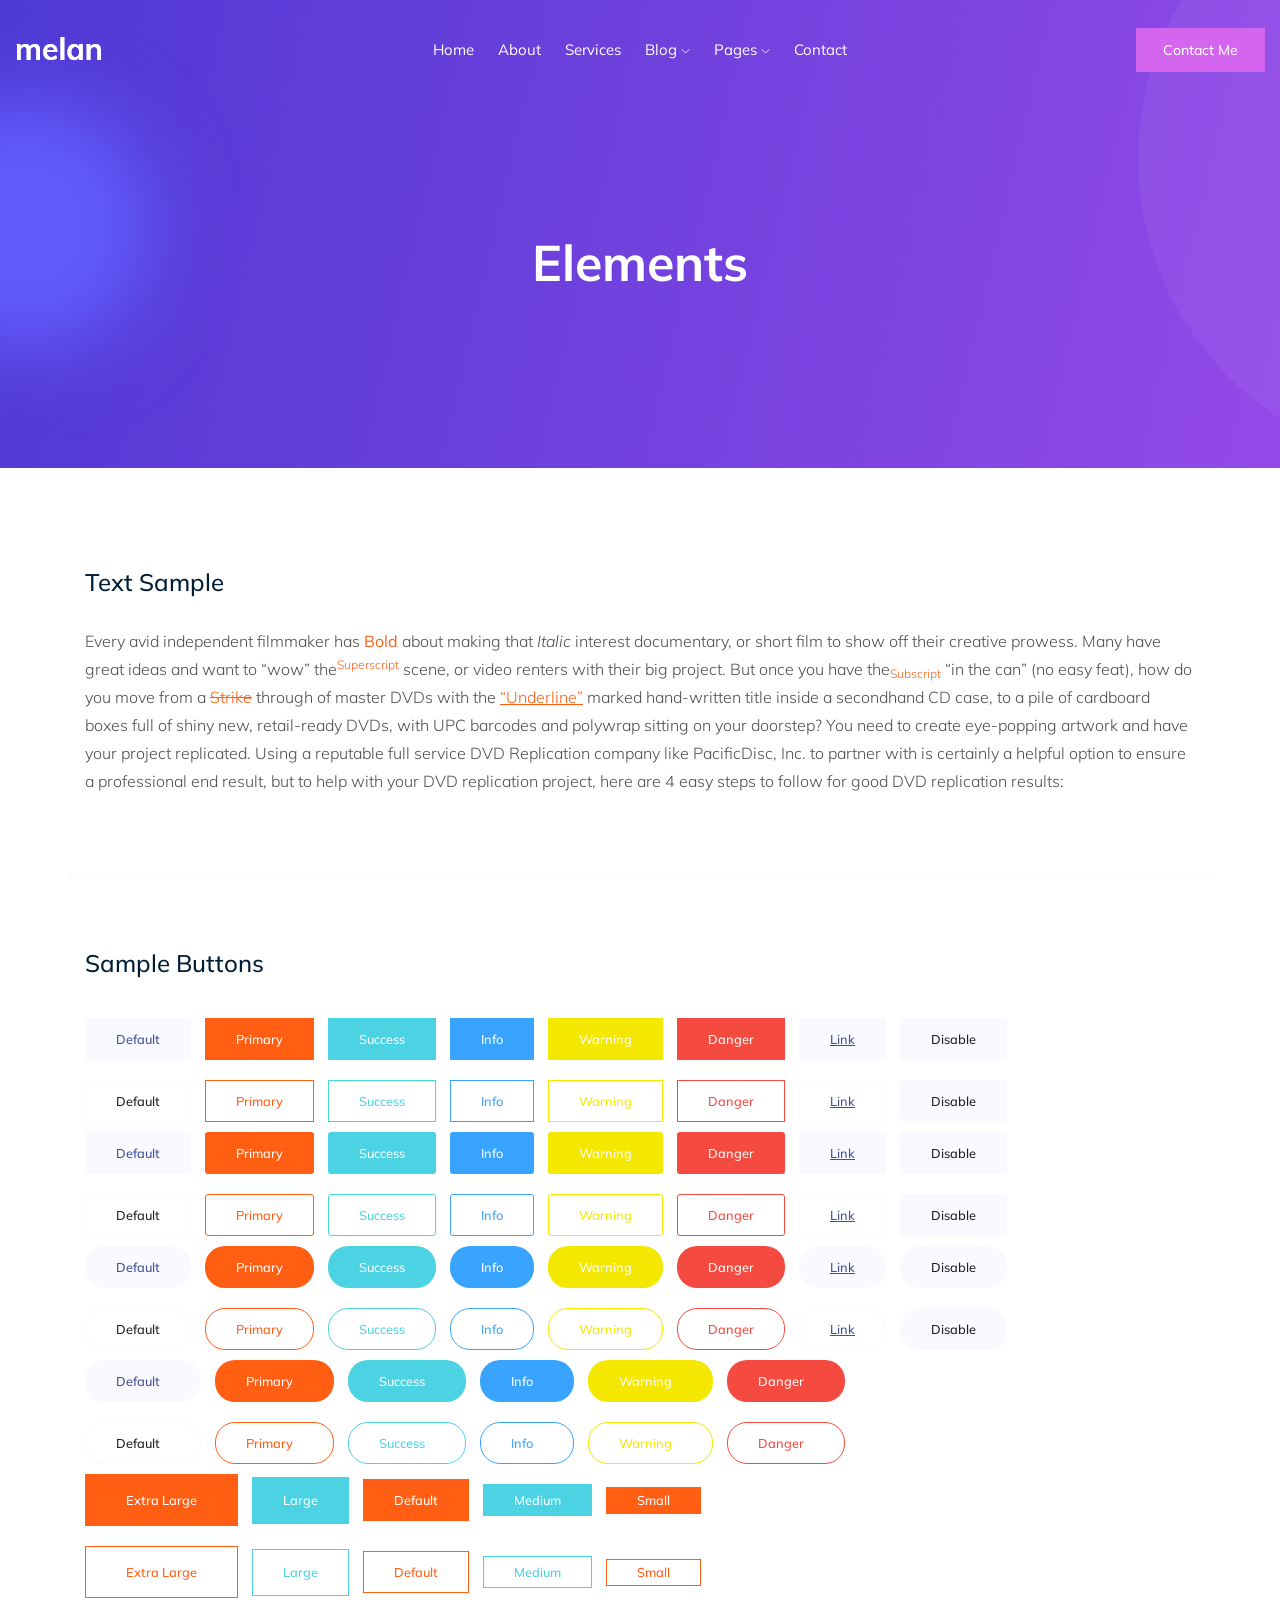
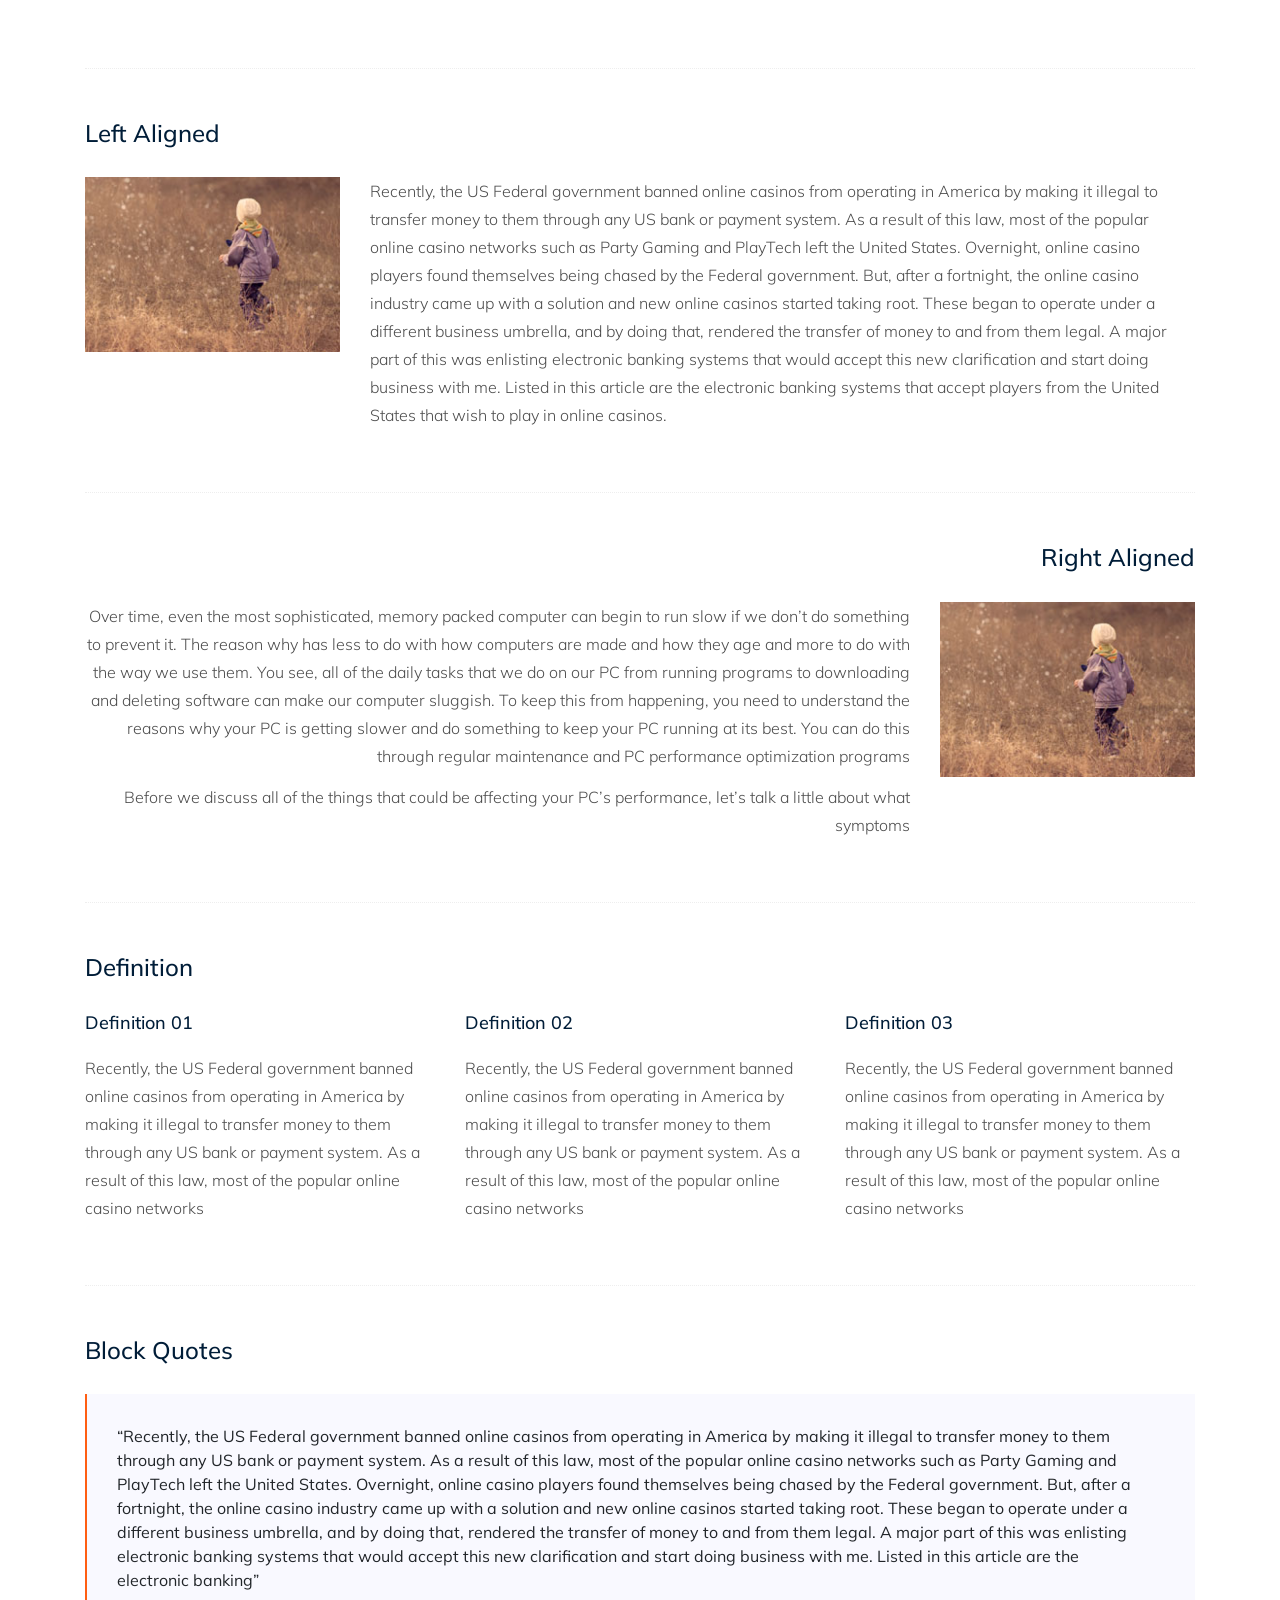
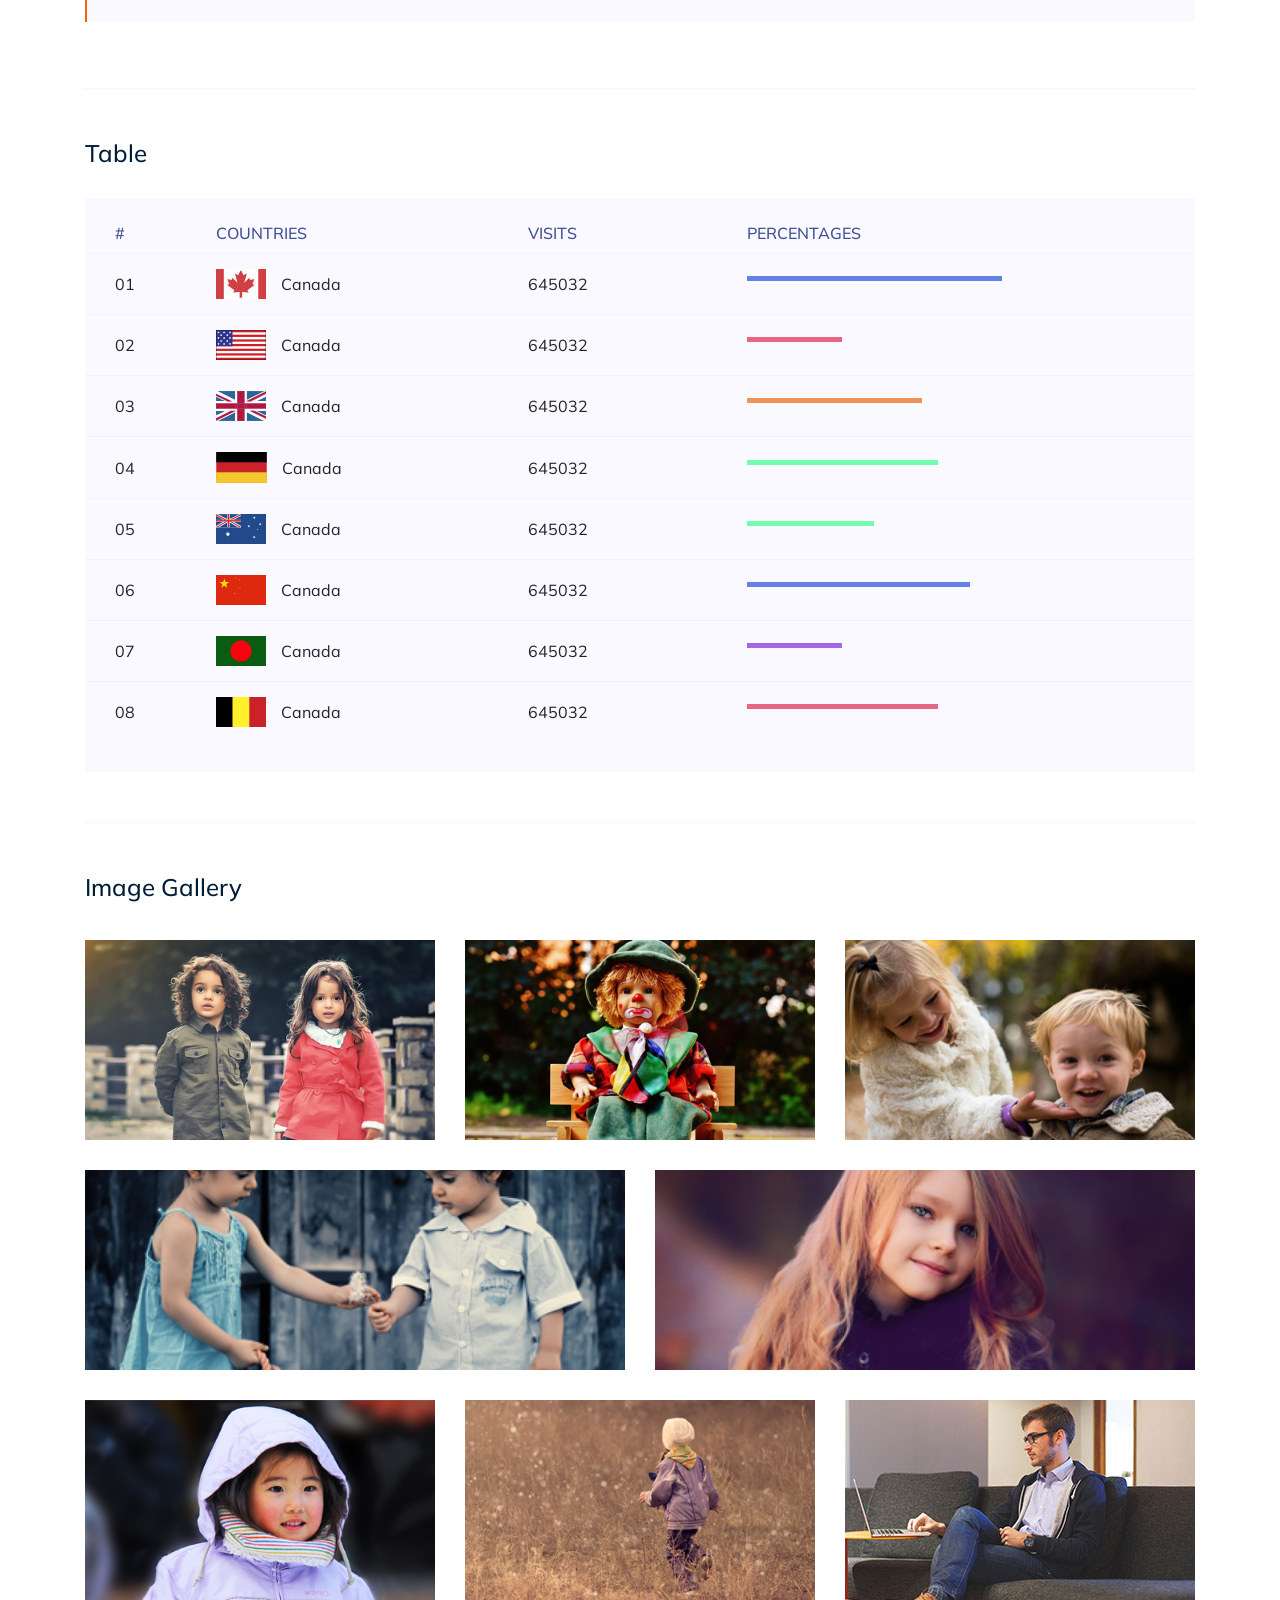
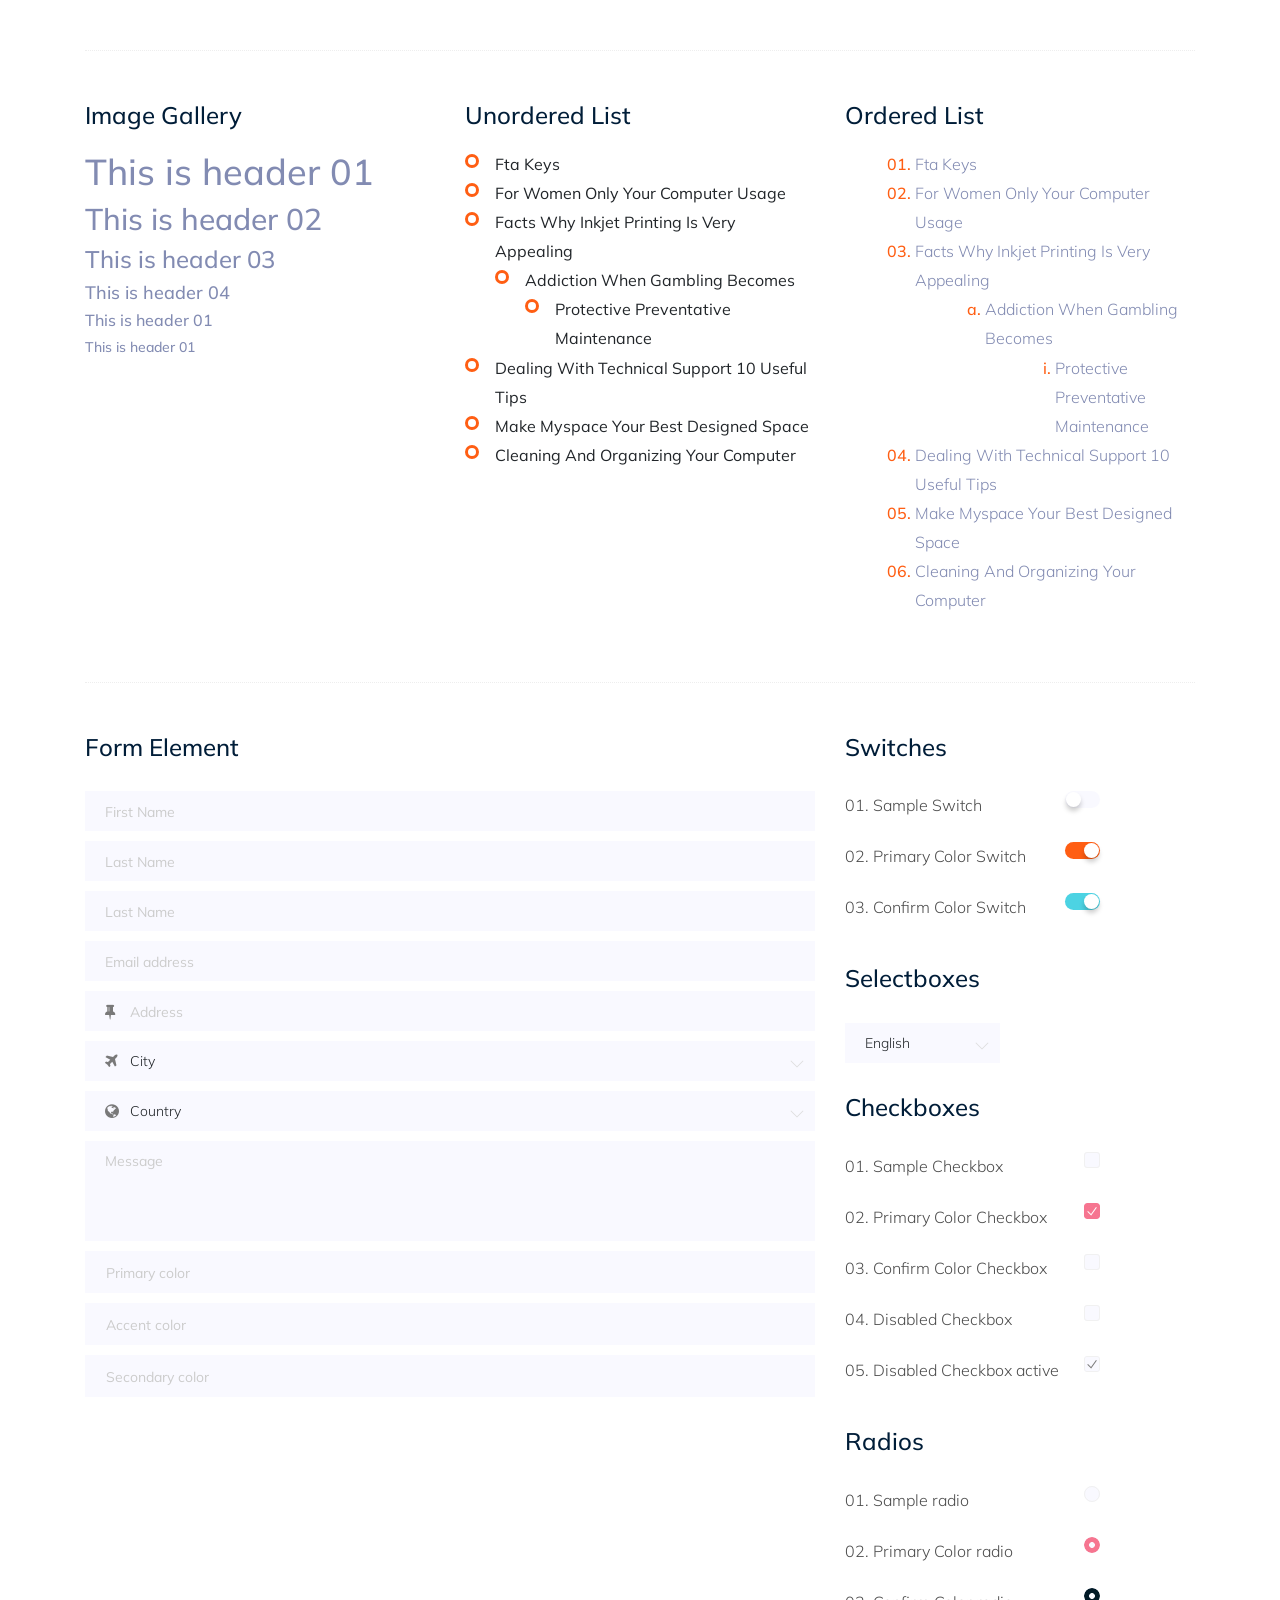
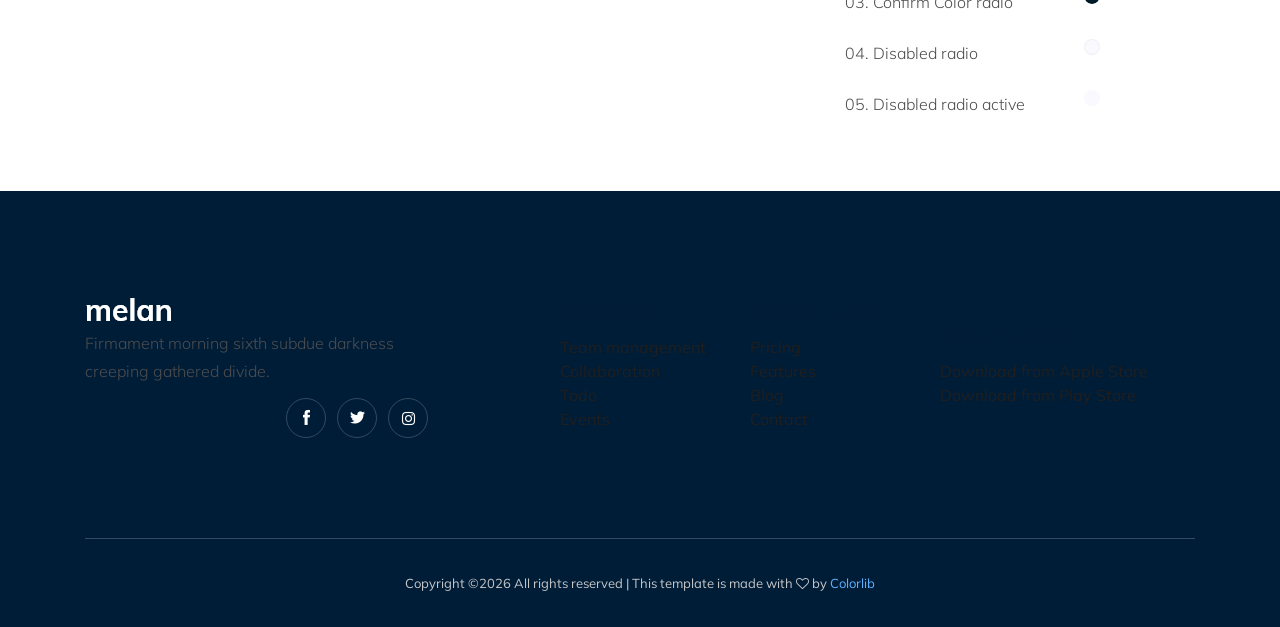
<file: elements.html>
<!doctype html>
<html class="no-js" lang="zxx">

<head>
	<meta charset="utf-8">
	<meta http-equiv="x-ua-compatible" content="ie=edge">
	<title>Melan</title>
	<meta name="description" content="">
	<meta name="viewport" content="width=device-width, initial-scale=1">

	<!-- <link rel="manifest" href="site.webmanifest"> -->
	<!-- Place favicon.ico in the root directory -->

	<!-- CSS here -->
	<link rel="stylesheet" href="css/bootstrap.min.css">
	<link rel="stylesheet" href="css/owl.carousel.min.css">
	<link rel="stylesheet" href="css/magnific-popup.css">
	<link rel="stylesheet" href="css/font-awesome.min.css">
	<link rel="stylesheet" href="css/themify-icons.css">
	<link rel="stylesheet" href="css/nice-select.css">
	<link rel="stylesheet" href="css/flaticon.css">
	<link rel="stylesheet" href="css/gijgo.css">
	<link rel="stylesheet" href="css/animate.min.css">
	<link rel="stylesheet" href="css/slicknav.css">
	<link rel="stylesheet" href="css/style.css">
	<!-- <link rel="stylesheet" href="css/responsive.css"> -->
</head>

<body>
	<!--[if lte IE 9]>
            <p class="browserupgrade">You are using an <strong>outdated</strong> browser. Please <a href="https://browsehappy.com/">upgrade your browser</a> to improve your experience and security.</p>
        <![endif]-->

    <!-- header-start -->
    <header>
			<div class="header-area ">
				<div id="sticky-header" class="main-header-area">
					<div class="container-fluid">
						<div class="row align-items-center">
							<div class="col-xl-3 col-lg-2">
								<div class="logo">
									<a href="index.html">
										<img src="img/logo.png" alt="">
									</a>
								</div>
							</div>
							<div class="col-xl-6 col-lg-7">
								<div class="main-menu  d-none d-lg-block">
									<nav>
										<ul id="navigation">
											<li><a class="active" href="index.html">home</a></li>
											<li><a href="about.html">About</a></li>
											<li><a href="services.html">Services</a></li>
											<li><a href="#">blog <i class="ti-angle-down"></i></a>
												<ul class="submenu">
													<li><a href="blog.html">blog</a></li>
													<li><a href="single-blog.html">single-blog</a></li>
												</ul>
											</li>
											<li><a href="#">pages <i class="ti-angle-down"></i></a>
												<ul class="submenu">
													 <li><a href="elements.html">elements</a></li>
												</ul>
											</li>
											<li><a href="contact.html">Contact</a></li>
										</ul>
									</nav>
								</div>
							</div>
							<div class="col-xl-3 col-lg-3 d-none d-lg-block">
								<div class="Appointment">
									<div class="book_btn d-none d-lg-block">
										<a  href="#">Contact Me</a>
									</div>
								</div>
							</div>
							<div class="col-12">
								<div class="mobile_menu d-block d-lg-none"></div>
							</div>
						</div>
	
					</div>
				</div>
			</div>
		</header>
		<!-- header-end -->
	
		<!-- bradcam_area  -->
		<div class="bradcam_area bradcam_bg_1">
			<div class="container">
				<div class="row">
					<div class="col-xl-12">
						<div class="bradcam_text text-center">
							<h3>Elements</h3>
						</div>
					</div>
				</div>
			</div>
		</div>
		<!-- /bradcam_area  -->

	<!-- Start Sample Area -->
	<section class="sample-text-area">
		<div class="container box_1170">
			<h3 class="text-heading">Text Sample</h3>
			<p class="sample-text">
				Every avid independent filmmaker has <b>Bold</b> about making that <i>Italic</i> interest documentary,
				or short
				film to show off their creative prowess. Many have great ideas and want to “wow”
				the<sup>Superscript</sup> scene,
				or video renters with their big project. But once you have the<sub>Subscript</sub> “in the can” (no easy
				feat), how
				do you move from a <del>Strike</del> through of master DVDs with the <u>“Underline”</u> marked
				hand-written title
				inside a secondhand CD case, to a pile of cardboard boxes full of shiny new, retail-ready DVDs, with UPC
				barcodes
				and polywrap sitting on your doorstep? You need to create eye-popping artwork and have your project
				replicated.
				Using a reputable full service DVD Replication company like PacificDisc, Inc. to partner with is
				certainly a
				helpful option to ensure a professional end result, but to help with your DVD replication project, here
				are 4 easy
				steps to follow for good DVD replication results:

			</p>
		</div>
	</section>
	<!-- End Sample Area -->

	<!-- Start Button -->
	<section class="button-area">
		<div class="container box_1170 border-top-generic">
			<h3 class="text-heading">Sample Buttons</h3>
			<div class="button-group-area">
				<a href="#" class="genric-btn default">Default</a>
				<a href="#" class="genric-btn primary">Primary</a>
				<a href="#" class="genric-btn success">Success</a>
				<a href="#" class="genric-btn info">Info</a>
				<a href="#" class="genric-btn warning">Warning</a>
				<a href="#" class="genric-btn danger">Danger</a>
				<a href="#" class="genric-btn link">Link</a>
				<a href="#" class="genric-btn disable">Disable</a>
			</div>
			<div class="button-group-area mt-10">
				<a href="#" class="genric-btn default-border">Default</a>
				<a href="#" class="genric-btn primary-border">Primary</a>
				<a href="#" class="genric-btn success-border">Success</a>
				<a href="#" class="genric-btn info-border">Info</a>
				<a href="#" class="genric-btn warning-border">Warning</a>
				<a href="#" class="genric-btn danger-border">Danger</a>
				<a href="#" class="genric-btn link-border">Link</a>
				<a href="#" class="genric-btn disable">Disable</a>
			</div>
			<div class="button-group-area mt-40">
				<a href="#" class="genric-btn default radius">Default</a>
				<a href="#" class="genric-btn primary radius">Primary</a>
				<a href="#" class="genric-btn success radius">Success</a>
				<a href="#" class="genric-btn info radius">Info</a>
				<a href="#" class="genric-btn warning radius">Warning</a>
				<a href="#" class="genric-btn danger radius">Danger</a>
				<a href="#" class="genric-btn link radius">Link</a>
				<a href="#" class="genric-btn disable radius">Disable</a>
			</div>
			<div class="button-group-area mt-10">
				<a href="#" class="genric-btn default-border radius">Default</a>
				<a href="#" class="genric-btn primary-border radius">Primary</a>
				<a href="#" class="genric-btn success-border radius">Success</a>
				<a href="#" class="genric-btn info-border radius">Info</a>
				<a href="#" class="genric-btn warning-border radius">Warning</a>
				<a href="#" class="genric-btn danger-border radius">Danger</a>
				<a href="#" class="genric-btn link-border radius">Link</a>
				<a href="#" class="genric-btn disable radius">Disable</a>
			</div>
			<div class="button-group-area mt-40">
				<a href="#" class="genric-btn default circle">Default</a>
				<a href="#" class="genric-btn primary circle">Primary</a>
				<a href="#" class="genric-btn success circle">Success</a>
				<a href="#" class="genric-btn info circle">Info</a>
				<a href="#" class="genric-btn warning circle">Warning</a>
				<a href="#" class="genric-btn danger circle">Danger</a>
				<a href="#" class="genric-btn link circle">Link</a>
				<a href="#" class="genric-btn disable circle">Disable</a>
			</div>
			<div class="button-group-area mt-10">
				<a href="#" class="genric-btn default-border circle">Default</a>
				<a href="#" class="genric-btn primary-border circle">Primary</a>
				<a href="#" class="genric-btn success-border circle">Success</a>
				<a href="#" class="genric-btn info-border circle">Info</a>
				<a href="#" class="genric-btn warning-border circle">Warning</a>
				<a href="#" class="genric-btn danger-border circle">Danger</a>
				<a href="#" class="genric-btn link-border circle">Link</a>
				<a href="#" class="genric-btn disable circle">Disable</a>
			</div>
			<div class="button-group-area mt-40">
				<a href="#" class="genric-btn default circle arrow">Default<span class="lnr lnr-arrow-right"></span></a>
				<a href="#" class="genric-btn primary circle arrow">Primary<span class="lnr lnr-arrow-right"></span></a>
				<a href="#" class="genric-btn success circle arrow">Success<span class="lnr lnr-arrow-right"></span></a>
				<a href="#" class="genric-btn info circle arrow">Info<span class="lnr lnr-arrow-right"></span></a>
				<a href="#" class="genric-btn warning circle arrow">Warning<span class="lnr lnr-arrow-right"></span></a>
				<a href="#" class="genric-btn danger circle arrow">Danger<span class="lnr lnr-arrow-right"></span></a>
			</div>
			<div class="button-group-area mt-10">
				<a href="#" class="genric-btn default-border circle arrow">Default<span
						class="lnr lnr-arrow-right"></span></a>
				<a href="#" class="genric-btn primary-border circle arrow">Primary<span
						class="lnr lnr-arrow-right"></span></a>
				<a href="#" class="genric-btn success-border circle arrow">Success<span
						class="lnr lnr-arrow-right"></span></a>
				<a href="#" class="genric-btn info-border circle arrow">Info<span
						class="lnr lnr-arrow-right"></span></a>
				<a href="#" class="genric-btn warning-border circle arrow">Warning<span
						class="lnr lnr-arrow-right"></span></a>
				<a href="#" class="genric-btn danger-border circle arrow">Danger<span
						class="lnr lnr-arrow-right"></span></a>
			</div>
			<div class="button-group-area mt-40">
				<a href="#" class="genric-btn primary e-large">Extra Large</a>
				<a href="#" class="genric-btn success large">Large</a>
				<a href="#" class="genric-btn primary">Default</a>
				<a href="#" class="genric-btn success medium">Medium</a>
				<a href="#" class="genric-btn primary small">Small</a>
			</div>
			<div class="button-group-area mt-10">
				<a href="#" class="genric-btn primary-border e-large">Extra Large</a>
				<a href="#" class="genric-btn success-border large">Large</a>
				<a href="#" class="genric-btn primary-border">Default</a>
				<a href="#" class="genric-btn success-border medium">Medium</a>
				<a href="#" class="genric-btn primary-border small">Small</a>
			</div>
		</div>
	</section>
	<!-- End Button -->

	<!-- Start Align Area -->
	<div class="whole-wrap">
		<div class="container box_1170">
			<div class="section-top-border">
				<h3 class="mb-30">Left Aligned</h3>
				<div class="row">
					<div class="col-md-3">
						<img src="img/elements/d.jpg" alt="" class="img-fluid">
					</div>
					<div class="col-md-9 mt-sm-20">
						<p>Recently, the US Federal government banned online casinos from operating in America by making
							it illegal to
							transfer money to them through any US bank or payment system. As a result of this law, most
							of the popular
							online casino networks such as Party Gaming and PlayTech left the United States. Overnight,
							online casino
							players found themselves being chased by the Federal government. But, after a fortnight, the
							online casino
							industry came up with a solution and new online casinos started taking root. These began to
							operate under a
							different business umbrella, and by doing that, rendered the transfer of money to and from
							them legal. A major
							part of this was enlisting electronic banking systems that would accept this new
							clarification and start doing
							business with me. Listed in this article are the electronic banking systems that accept
							players from the United
							States that wish to play in online casinos.</p>
					</div>
				</div>
			</div>
			<div class="section-top-border text-right">
				<h3 class="mb-30">Right Aligned</h3>
				<div class="row">
					<div class="col-md-9">
						<p class="text-right">Over time, even the most sophisticated, memory packed computer can begin
							to run slow if we
							don’t do something to prevent it. The reason why has less to do with how computers are made
							and how they age and
							more to do with the way we use them. You see, all of the daily tasks that we do on our PC
							from running programs
							to downloading and deleting software can make our computer sluggish. To keep this from
							happening, you need to
							understand the reasons why your PC is getting slower and do something to keep your PC
							running at its best. You
							can do this through regular maintenance and PC performance optimization programs</p>
						<p class="text-right">Before we discuss all of the things that could be affecting your PC’s
							performance, let’s
							talk a little about what symptoms</p>
					</div>
					<div class="col-md-3">
						<img src="img/elements/d.jpg" alt="" class="img-fluid">
					</div>
				</div>
			</div>
			<div class="section-top-border">
				<h3 class="mb-30">Definition</h3>
				<div class="row">
					<div class="col-md-4">
						<div class="single-defination">
							<h4 class="mb-20">Definition 01</h4>
							<p>Recently, the US Federal government banned online casinos from operating in America by
								making it illegal to
								transfer money to them through any US bank or payment system. As a result of this law,
								most of the popular
								online casino networks</p>
						</div>
					</div>
					<div class="col-md-4">
						<div class="single-defination">
							<h4 class="mb-20">Definition 02</h4>
							<p>Recently, the US Federal government banned online casinos from operating in America by
								making it illegal to
								transfer money to them through any US bank or payment system. As a result of this law,
								most of the popular
								online casino networks</p>
						</div>
					</div>
					<div class="col-md-4">
						<div class="single-defination">
							<h4 class="mb-20">Definition 03</h4>
							<p>Recently, the US Federal government banned online casinos from operating in America by
								making it illegal to
								transfer money to them through any US bank or payment system. As a result of this law,
								most of the popular
								online casino networks</p>
						</div>
					</div>
				</div>
			</div>
			<div class="section-top-border">
				<h3 class="mb-30">Block Quotes</h3>
				<div class="row">
					<div class="col-lg-12">
						<blockquote class="generic-blockquote">
							“Recently, the US Federal government banned online casinos from operating in America by
							making it illegal to
							transfer money to them through any US bank or payment system. As a result of this law, most
							of the popular
							online casino networks such as Party Gaming and PlayTech left the United States. Overnight,
							online casino
							players found themselves being chased by the Federal government. But, after a fortnight, the
							online casino
							industry came up with a solution and new online casinos started taking root. These began to
							operate under a
							different business umbrella, and by doing that, rendered the transfer of money to and from
							them legal. A major
							part of this was enlisting electronic banking systems that would accept this new
							clarification and start doing
							business with me. Listed in this article are the electronic banking”
						</blockquote>
					</div>
				</div>
			</div>
			<div class="section-top-border">
				<h3 class="mb-30">Table</h3>
				<div class="progress-table-wrap">
					<div class="progress-table">
						<div class="table-head">
							<div class="serial">#</div>
							<div class="country">Countries</div>
							<div class="visit">Visits</div>
							<div class="percentage">Percentages</div>
						</div>
						<div class="table-row">
							<div class="serial">01</div>
							<div class="country"> <img src="img/elements/f1.jpg" alt="flag">Canada</div>
							<div class="visit">645032</div>
							<div class="percentage">
								<div class="progress">
									<div class="progress-bar color-1" role="progressbar" style="width: 80%"
										aria-valuenow="80" aria-valuemin="0" aria-valuemax="100"></div>
								</div>
							</div>
						</div>
						<div class="table-row">
							<div class="serial">02</div>
							<div class="country"> <img src="img/elements/f2.jpg" alt="flag">Canada</div>
							<div class="visit">645032</div>
							<div class="percentage">
								<div class="progress">
									<div class="progress-bar color-2" role="progressbar" style="width: 30%"
										aria-valuenow="30" aria-valuemin="0" aria-valuemax="100"></div>
								</div>
							</div>
						</div>
						<div class="table-row">
							<div class="serial">03</div>
							<div class="country"> <img src="img/elements/f3.jpg" alt="flag">Canada</div>
							<div class="visit">645032</div>
							<div class="percentage">
								<div class="progress">
									<div class="progress-bar color-3" role="progressbar" style="width: 55%"
										aria-valuenow="55" aria-valuemin="0" aria-valuemax="100"></div>
								</div>
							</div>
						</div>
						<div class="table-row">
							<div class="serial">04</div>
							<div class="country"> <img src="img/elements/f4.jpg" alt="flag">Canada</div>
							<div class="visit">645032</div>
							<div class="percentage">
								<div class="progress">
									<div class="progress-bar color-4" role="progressbar" style="width: 60%"
										aria-valuenow="60" aria-valuemin="0" aria-valuemax="100"></div>
								</div>
							</div>
						</div>
						<div class="table-row">
							<div class="serial">05</div>
							<div class="country"> <img src="img/elements/f5.jpg" alt="flag">Canada</div>
							<div class="visit">645032</div>
							<div class="percentage">
								<div class="progress">
									<div class="progress-bar color-5" role="progressbar" style="width: 40%"
										aria-valuenow="40" aria-valuemin="0" aria-valuemax="100"></div>
								</div>
							</div>
						</div>
						<div class="table-row">
							<div class="serial">06</div>
							<div class="country"> <img src="img/elements/f6.jpg" alt="flag">Canada</div>
							<div class="visit">645032</div>
							<div class="percentage">
								<div class="progress">
									<div class="progress-bar color-6" role="progressbar" style="width: 70%"
										aria-valuenow="70" aria-valuemin="0" aria-valuemax="100"></div>
								</div>
							</div>
						</div>
						<div class="table-row">
							<div class="serial">07</div>
							<div class="country"> <img src="img/elements/f7.jpg" alt="flag">Canada</div>
							<div class="visit">645032</div>
							<div class="percentage">
								<div class="progress">
									<div class="progress-bar color-7" role="progressbar" style="width: 30%"
										aria-valuenow="30" aria-valuemin="0" aria-valuemax="100"></div>
								</div>
							</div>
						</div>
						<div class="table-row">
							<div class="serial">08</div>
							<div class="country"> <img src="img/elements/f8.jpg" alt="flag">Canada</div>
							<div class="visit">645032</div>
							<div class="percentage">
								<div class="progress">
									<div class="progress-bar color-8" role="progressbar" style="width: 60%"
										aria-valuenow="60" aria-valuemin="0" aria-valuemax="100"></div>
								</div>
							</div>
						</div>
					</div>
				</div>
			</div>
			<div class="section-top-border">
				<h3>Image Gallery</h3>
				<div class="row gallery-item">
					<div class="col-md-4">
						<a href="img/elements/g1.jpg" class="img-pop-up">
							<div class="single-gallery-image" style="background: url(img/elements/g1.jpg);"></div>
						</a>
					</div>
					<div class="col-md-4">
						<a href="img/elements/g2.jpg" class="img-pop-up">
							<div class="single-gallery-image" style="background: url(img/elements/g2.jpg);"></div>
						</a>
					</div>
					<div class="col-md-4">
						<a href="img/elements/g3.jpg" class="img-pop-up">
							<div class="single-gallery-image" style="background: url(img/elements/g3.jpg);"></div>
						</a>
					</div>
					<div class="col-md-6">
						<a href="img/elements/g4.jpg" class="img-pop-up">
							<div class="single-gallery-image" style="background: url(img/elements/g4.jpg);"></div>
						</a>
					</div>
					<div class="col-md-6">
						<a href="img/elements/g5.jpg" class="img-pop-up">
							<div class="single-gallery-image" style="background: url(img/elements/g5.jpg);"></div>
						</a>
					</div>
					<div class="col-md-4">
						<a href="img/elements/g6.jpg" class="img-pop-up">
							<div class="single-gallery-image" style="background: url(img/elements/g6.jpg);"></div>
						</a>
					</div>
					<div class="col-md-4">
						<a href="img/elements/g7.jpg" class="img-pop-up">
							<div class="single-gallery-image" style="background: url(img/elements/g7.jpg);"></div>
						</a>
					</div>
					<div class="col-md-4">
						<a href="img/elements/g8.jpg" class="img-pop-up">
							<div class="single-gallery-image" style="background: url(img/elements/g8.jpg);"></div>
						</a>
					</div>
				</div>
			</div>
			<div class="section-top-border">
				<div class="row">
					<div class="col-md-4">
						<h3 class="mb-20">Image Gallery</h3>
						<div class="typography">
							<h1>This is header 01</h1>
							<h2>This is header 02</h2>
							<h3>This is header 03</h3>
							<h4>This is header 04</h4>
							<h5>This is header 01</h5>
							<h6>This is header 01</h6>
						</div>
					</div>
					<div class="col-md-4 mt-sm-30">
						<h3 class="mb-20">Unordered List</h3>
						<div class="">
							<ul class="unordered-list">
								<li>Fta Keys</li>
								<li>For Women Only Your Computer Usage</li>
								<li>Facts Why Inkjet Printing Is Very Appealing
									<ul>
										<li>Addiction When Gambling Becomes
											<ul>
												<li>Protective Preventative Maintenance</li>
											</ul>
										</li>
									</ul>
								</li>
								<li>Dealing With Technical Support 10 Useful Tips</li>
								<li>Make Myspace Your Best Designed Space</li>
								<li>Cleaning And Organizing Your Computer</li>
							</ul>
						</div>
					</div>
					<div class="col-md-4 mt-sm-30">
						<h3 class="mb-20">Ordered List</h3>
						<div class="">
							<ol class="ordered-list">
								<li><span>Fta Keys</span></li>
								<li><span>For Women Only Your Computer Usage</span></li>
								<li><span>Facts Why Inkjet Printing Is Very Appealing</span>
									<ol class="ordered-list-alpha">
										<li><span>Addiction When Gambling Becomes</span>
											<ol class="ordered-list-roman">
												<li><span>Protective Preventative Maintenance</span></li>
											</ol>
										</li>
									</ol>
								</li>
								<li><span>Dealing With Technical Support 10 Useful Tips</span></li>
								<li><span>Make Myspace Your Best Designed Space</span></li>
								<li><span>Cleaning And Organizing Your Computer</span></li>
							</ol>
						</div>
					</div>
				</div>
			</div>
			<div class="section-top-border">
				<div class="row">
					<div class="col-lg-8 col-md-8">
						<h3 class="mb-30">Form Element</h3>
						<form action="#">
							<div class="mt-10">
								<input type="text" name="first_name" placeholder="First Name"
									onfocus="this.placeholder = ''" onblur="this.placeholder = 'First Name'" required
									class="single-input">
							</div>
							<div class="mt-10">
								<input type="text" name="last_name" placeholder="Last Name"
									onfocus="this.placeholder = ''" onblur="this.placeholder = 'Last Name'" required
									class="single-input">
							</div>
							<div class="mt-10">
								<input type="text" name="last_name" placeholder="Last Name"
									onfocus="this.placeholder = ''" onblur="this.placeholder = 'Last Name'" required
									class="single-input">
							</div>
							<div class="mt-10">
								<input type="email" name="EMAIL" placeholder="Email address"
									onfocus="this.placeholder = ''" onblur="this.placeholder = 'Email address'" required
									class="single-input">
							</div>
							<div class="input-group-icon mt-10">
								<div class="icon"><i class="fa fa-thumb-tack" aria-hidden="true"></i></div>
								<input type="text" name="address" placeholder="Address" onfocus="this.placeholder = ''"
									onblur="this.placeholder = 'Address'" required class="single-input">
							</div>
							<div class="input-group-icon mt-10">
								<div class="icon"><i class="fa fa-plane" aria-hidden="true"></i></div>
								<div class="form-select" id="default-select"">
											<select>
												<option value=" 1">City</option>
									<option value="1">Dhaka</option>
									<option value="1">Dilli</option>
									<option value="1">Newyork</option>
									<option value="1">Islamabad</option>
									</select>
								</div>
							</div>
							<div class="input-group-icon mt-10">
								<div class="icon"><i class="fa fa-globe" aria-hidden="true"></i></div>
								<div class="form-select" id="default-select"">
											<select>
												<option value=" 1">Country</option>
									<option value="1">Bangladesh</option>
									<option value="1">India</option>
									<option value="1">England</option>
									<option value="1">Srilanka</option>
									</select>
								</div>
							</div>

							<div class="mt-10">
								<textarea class="single-textarea" placeholder="Message" onfocus="this.placeholder = ''"
									onblur="this.placeholder = 'Message'" required></textarea>
							</div>
							<!-- For Gradient Border Use -->
							<!-- <div class="mt-10">
										<div class="primary-input">
											<input id="primary-input" type="text" name="first_name" placeholder="Primary color" onfocus="this.placeholder = ''" onblur="this.placeholder = 'Primary color'">
											<label for="primary-input"></label>
										</div>
									</div> -->
							<div class="mt-10">
								<input type="text" name="first_name" placeholder="Primary color"
									onfocus="this.placeholder = ''" onblur="this.placeholder = 'Primary color'" required
									class="single-input-primary">
							</div>
							<div class="mt-10">
								<input type="text" name="first_name" placeholder="Accent color"
									onfocus="this.placeholder = ''" onblur="this.placeholder = 'Accent color'" required
									class="single-input-accent">
							</div>
							<div class="mt-10">
								<input type="text" name="first_name" placeholder="Secondary color"
									onfocus="this.placeholder = ''" onblur="this.placeholder = 'Secondary color'"
									required class="single-input-secondary">
							</div>
						</form>
					</div>
					<div class="col-lg-3 col-md-4 mt-sm-30">
						<div class="single-element-widget">
							<h3 class="mb-30">Switches</h3>
							<div class="switch-wrap d-flex justify-content-between">
								<p>01. Sample Switch</p>
								<div class="primary-switch">
									<input type="checkbox" id="default-switch">
									<label for="default-switch"></label>
								</div>
							</div>
							<div class="switch-wrap d-flex justify-content-between">
								<p>02. Primary Color Switch</p>
								<div class="primary-switch">
									<input type="checkbox" id="primary-switch" checked>
									<label for="primary-switch"></label>
								</div>
							</div>
							<div class="switch-wrap d-flex justify-content-between">
								<p>03. Confirm Color Switch</p>
								<div class="confirm-switch">
									<input type="checkbox" id="confirm-switch" checked>
									<label for="confirm-switch"></label>
								</div>
							</div>
						</div>
						<div class="single-element-widget mt-30">
							<h3 class="mb-30">Selectboxes</h3>
							<div class="default-select" id="default-select"">
										<select>
											<option value=" 1">English</option>
								<option value="1">Spanish</option>
								<option value="1">Arabic</option>
								<option value="1">Portuguise</option>
								<option value="1">Bengali</option>
								</select>
							</div>
						</div>
						<div class="single-element-widget mt-30">
							<h3 class="mb-30">Checkboxes</h3>
							<div class="switch-wrap d-flex justify-content-between">
								<p>01. Sample Checkbox</p>
								<div class="primary-checkbox">
									<input type="checkbox" id="default-checkbox">
									<label for="default-checkbox"></label>
								</div>
							</div>
							<div class="switch-wrap d-flex justify-content-between">
								<p>02. Primary Color Checkbox</p>
								<div class="primary-checkbox">
									<input type="checkbox" id="primary-checkbox" checked>
									<label for="primary-checkbox"></label>
								</div>
							</div>
							<div class="switch-wrap d-flex justify-content-between">
								<p>03. Confirm Color Checkbox</p>
								<div class="confirm-checkbox">
									<input type="checkbox" id="confirm-checkbox">
									<label for="confirm-checkbox"></label>
								</div>
							</div>
							<div class="switch-wrap d-flex justify-content-between">
								<p>04. Disabled Checkbox</p>
								<div class="disabled-checkbox">
									<input type="checkbox" id="disabled-checkbox" disabled>
									<label for="disabled-checkbox"></label>
								</div>
							</div>
							<div class="switch-wrap d-flex justify-content-between">
								<p>05. Disabled Checkbox active</p>
								<div class="disabled-checkbox">
									<input type="checkbox" id="disabled-checkbox-active" checked disabled>
									<label for="disabled-checkbox-active"></label>
								</div>
							</div>
						</div>
						<div class="single-element-widget mt-30">
							<h3 class="mb-30">Radios</h3>
							<div class="switch-wrap d-flex justify-content-between">
								<p>01. Sample radio</p>
								<div class="primary-radio">
									<input type="checkbox" id="default-radio">
									<label for="default-radio"></label>
								</div>
							</div>
							<div class="switch-wrap d-flex justify-content-between">
								<p>02. Primary Color radio</p>
								<div class="primary-radio">
									<input type="checkbox" id="primary-radio" checked>
									<label for="primary-radio"></label>
								</div>
							</div>
							<div class="switch-wrap d-flex justify-content-between">
								<p>03. Confirm Color radio</p>
								<div class="confirm-radio">
									<input type="checkbox" id="confirm-radio" checked>
									<label for="confirm-radio"></label>
								</div>
							</div>
							<div class="switch-wrap d-flex justify-content-between">
								<p>04. Disabled radio</p>
								<div class="disabled-radio">
									<input type="checkbox" id="disabled-radio" disabled>
									<label for="disabled-radio"></label>
								</div>
							</div>
							<div class="switch-wrap d-flex justify-content-between">
								<p>05. Disabled radio active</p>
								<div class="disabled-radio">
									<input type="checkbox" id="disabled-radio-active" checked disabled>
									<label for="disabled-radio-active"></label>
								</div>
							</div>
						</div>
					</div>
				</div>
			</div>
		</div>
	</div>
	<!-- End Align Area -->

    <!-- footer start -->
    <footer class="footer">
        <div class="footer_top">
            <div class="container">
                <div class="row align-items-center">
                    <div class="col-xl-4 col-md-6 col-lg-4">
                        <div class="footer_widget">
                            <div class="footer_logo">
                                <a href="#">
                                    <img src="img/logo.png" alt="">
                                </a>
                            </div>
                            <p>
                                Firmament morning sixth subdue darkness
                                creeping gathered divide.
                            </p>
                            <div class="socail_links">
                                <ul>
                                    <li>
                                        <a href="#">
                                            <i class="ti-facebook"></i>
                                        </a>
                                    </li>
                                    <li>
                                        <a href="#">
                                            <i class="ti-twitter-alt"></i>
                                        </a>
                                    </li>
                                    <li>
                                        <a href="#">
                                            <i class="fa fa-instagram"></i>
                                        </a>
                                    </li>
                                </ul>
                            </div>

                        </div>
                    </div>
                    <div class="col-xl-2 offset-xl-1 col-md-6 col-lg-3">
                        <div class="footer_widget">
                            <h3 class="footer_title">
                                    Services
                            </h3>
                            <ul>
                                <li><a href="#">Team management</a></li>
                                <li><a href="#">Collaboration</a></li>
                                <li><a href="#">Todo</a></li>
                                <li><a href="#">Events</a></li>
                            </ul>

                        </div>
                    </div>
                    <div class="col-xl-2 col-md-6 col-lg-2">
                        <div class="footer_widget">
                            <h3 class="footer_title">
                                    Useful Links
                            </h3>
                            <ul>
                                <li><a href="#">Pricing</a></li>
                                <li><a href="#">Features</a></li>
                                <li><a href="#">Blog</a></li>
                                <li><a href="#">Contact</a></li>
                            </ul>
                        </div>
                    </div>
                    <div class="col-xl-3 col-md-6 col-lg-3">
                        <div class="footer_widget">
                            <h3 class="footer_title">
                                    Downloads
                            </h3>
                            <ul>
                                <li>
                                    <a href="#">
                                        Download from Apple Store

                                    </a>
                                </li>
                                <li><a href="#">
                                        Download from Play Store
                                    </a>
                                </li>
                                </ul>
                        </div>
                    </div>
                </div>
            </div>
        </div>
        <div class="copy-right_text">
            <div class="container">
                <div class="footer_border"></div>
                <div class="row">
                    <div class="col-xl-12">
                        <p class="copy_right text-center">
                            <!-- Link back to Colorlib can't be removed. Template is licensed under CC BY 3.0. -->
Copyright &copy;<script>document.write(new Date().getFullYear());</script> All rights reserved | This template is made with <i class="fa fa-heart-o" aria-hidden="true"></i> by <a href="https://colorlib.com" target="_blank">Colorlib</a>
<!-- Link back to Colorlib can't be removed. Template is licensed under CC BY 3.0. -->
                        </p>
                    </div>
                </div>
            </div>
        </div>
    </footer>
    <!--/ footer end  -->

	<!-- JS here -->
	<script src="js/vendor/modernizr-3.5.0.min.js"></script>
	<script src="js/vendor/jquery-1.12.4.min.js"></script>
	<script src="js/popper.min.js"></script>
	<script src="js/bootstrap.min.js"></script>
	<script src="js/owl.carousel.min.js"></script>
	<script src="js/isotope.pkgd.min.js"></script>
	<script src="js/ajax-form.js"></script>
	<script src="js/waypoints.min.js"></script>
	<script src="js/jquery.counterup.min.js"></script>
	<script src="js/imagesloaded.pkgd.min.js"></script>
	<script src="js/scrollIt.js"></script>
	<script src="js/jquery.scrollUp.min.js"></script>
	<script src="js/wow.min.js"></script>
	<script src="js/nice-select.min.js"></script>
	<script src="js/jquery.slicknav.min.js"></script>
	<script src="js/jquery.magnific-popup.min.js"></script>
	<script src="js/plugins.js"></script>
	<script src="js/gijgo.min.js"></script>

	<!--contact js-->
	<script src="js/contact.js"></script>
	<script src="js/jquery.ajaxchimp.min.js"></script>
	<script src="js/jquery.form.js"></script>
	<script src="js/jquery.validate.min.js"></script>
	<script src="js/mail-script.js"></script>

	<script src="js/main.js"></script>
    <script>
        $('#datepicker').datepicker({
            iconsLibrary: 'fontawesome',
            icons: {
             rightIcon: '<span class="fa fa-caret-down"></span>'
         }
        });
        $('#datepicker2').datepicker({
            iconsLibrary: 'fontawesome',
            icons: {
             rightIcon: '<span class="fa fa-caret-down"></span>'
         }

        });
    </script>
</body>
</html>
</file>
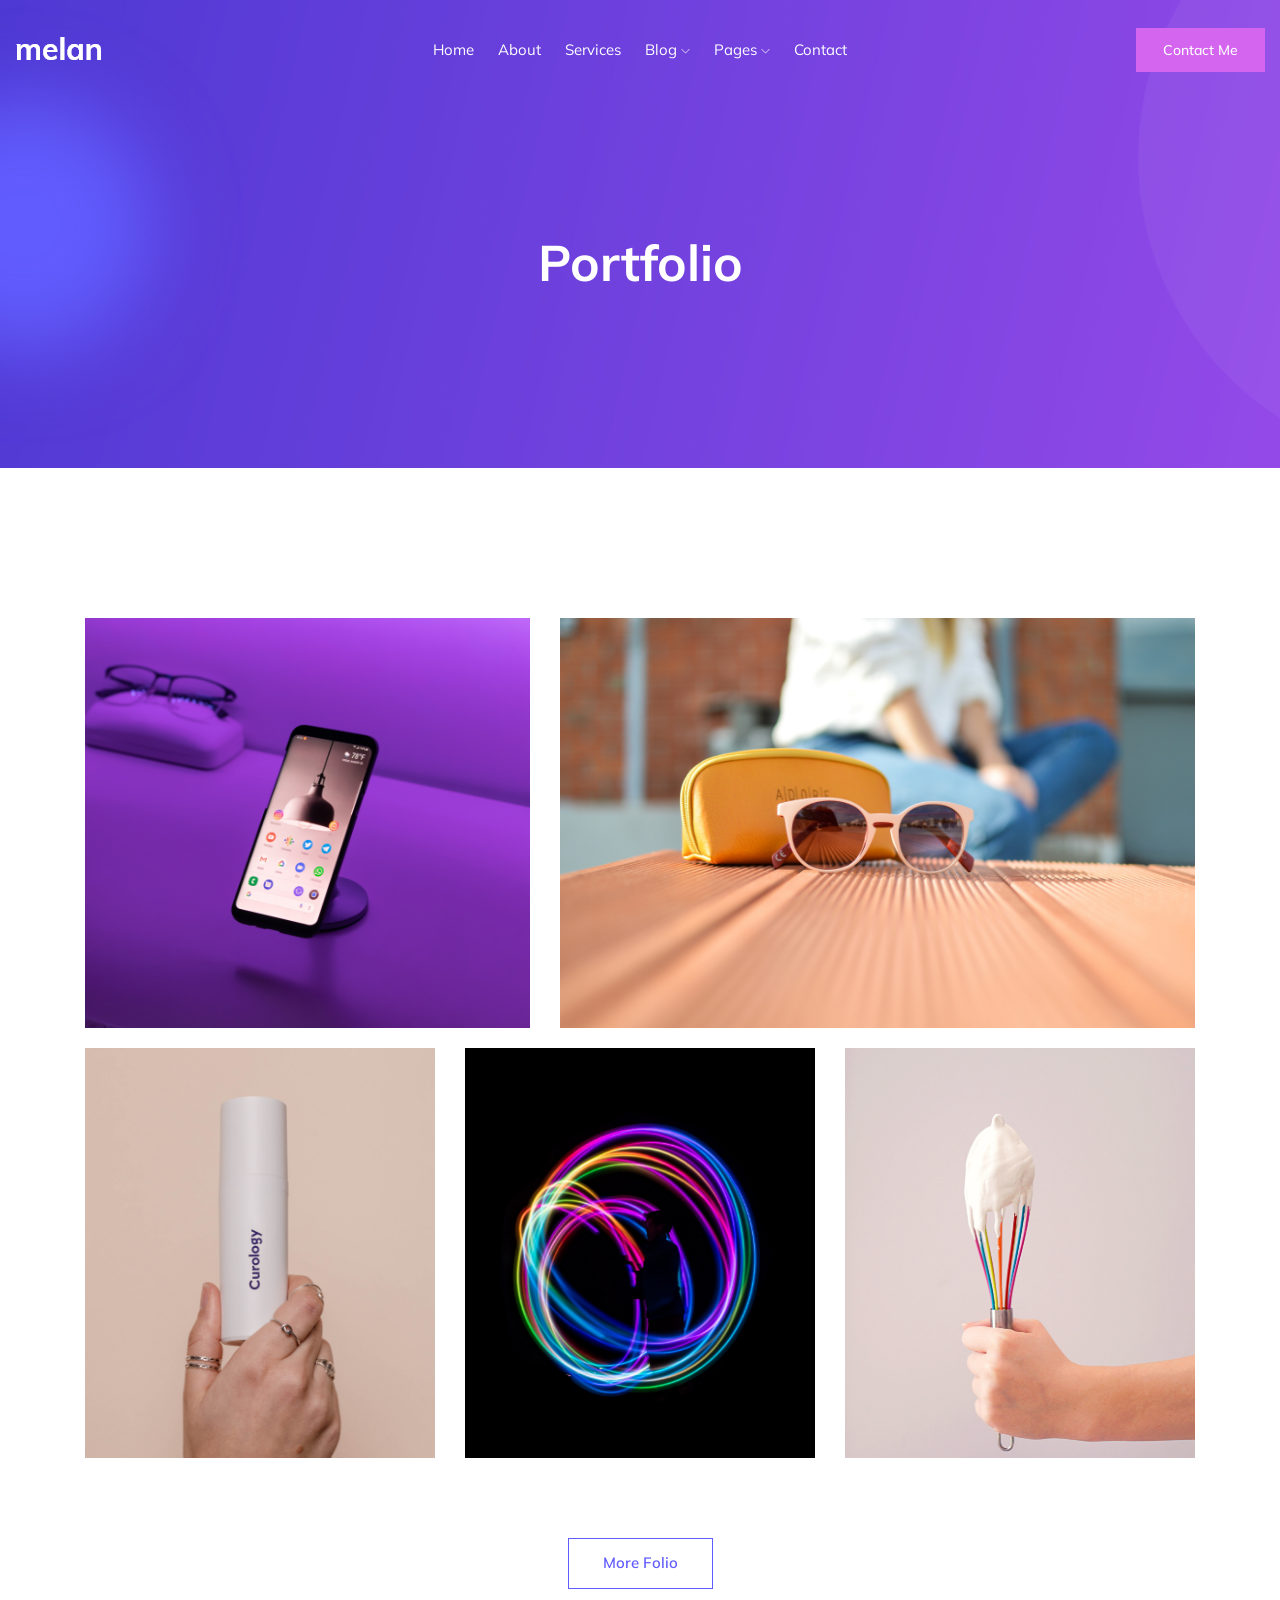
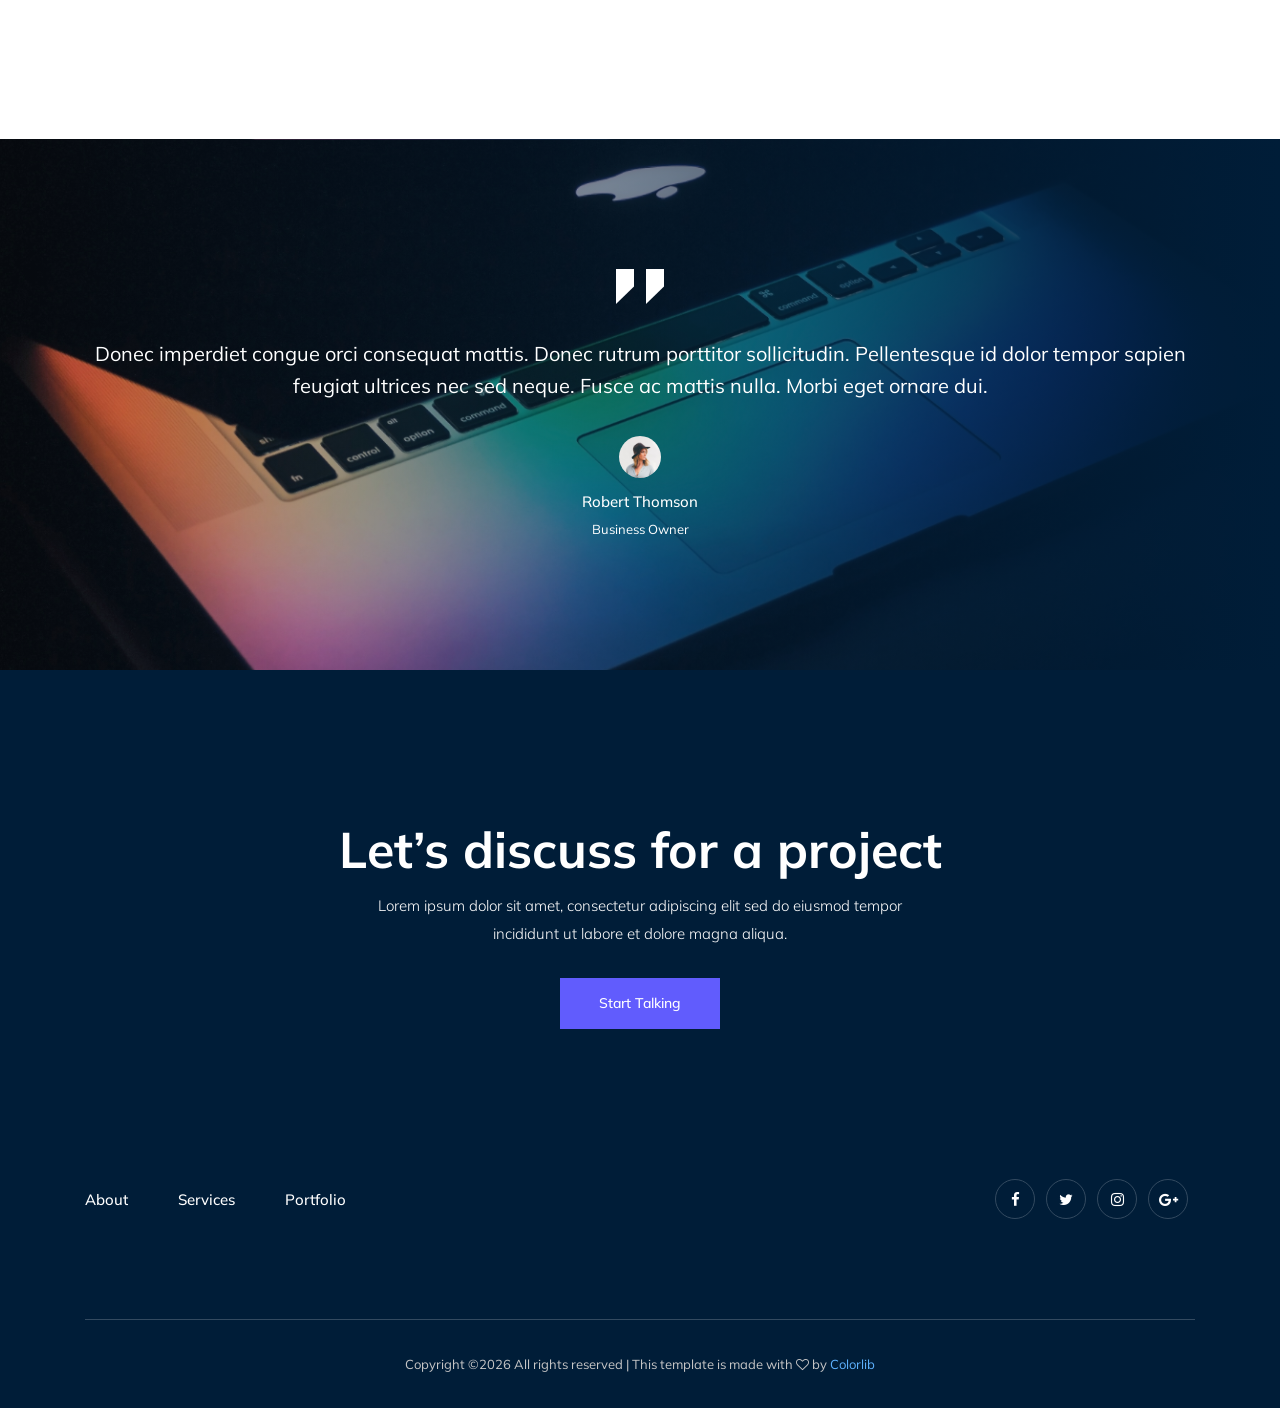
<file: portfolio.html>
<!doctype html>
<html class="no-js" lang="zxx">

<head>
    <meta charset="utf-8">
    <meta http-equiv="x-ua-compatible" content="ie=edge">
    <title>Melan</title>
    <meta name="description" content="">
    <meta name="viewport" content="width=device-width, initial-scale=1">

    <!-- <link rel="manifest" href="site.webmanifest"> -->
    <!-- Place favicon.ico in the root directory -->

    <!-- CSS here -->
    <link rel="stylesheet" href="css/bootstrap.min.css">
    <link rel="stylesheet" href="css/owl.carousel.min.css">
    <link rel="stylesheet" href="css/magnific-popup.css">
    <link rel="stylesheet" href="css/font-awesome.min.css">
    <link rel="stylesheet" href="css/themify-icons.css">
    <link rel="stylesheet" href="css/nice-select.css">
    <link rel="stylesheet" href="css/flaticon.css">
    <link rel="stylesheet" href="css/gijgo.css">
    <link rel="stylesheet" href="css/animate.min.css">
    <link rel="stylesheet" href="css/slick.css">
    <link rel="stylesheet" href="css/slicknav.css">
    <link rel="stylesheet" href="css/style.css">
    <!-- <link rel="stylesheet" href="css/responsive.css"> -->
</head>

<body>
    <!--[if lte IE 9]>
            <p class="browserupgrade">You are using an <strong>outdated</strong> browser. Please <a href="https://browsehappy.com/">upgrade your browser</a> to improve your experience and security.</p>
        <![endif]-->

    <!-- header-start -->
    <header>
        <div class="header-area ">
            <div id="sticky-header" class="main-header-area">
                <div class="container-fluid">
                    <div class="row align-items-center">
                        <div class="col-xl-3 col-lg-2">
                            <div class="logo">
                                <a href="index.html">
                                    <img src="img/logo.png" alt="">
                                </a>
                            </div>
                        </div>
                        <div class="col-xl-6 col-lg-7">
                            <div class="main-menu  d-none d-lg-block">
                                <nav>
                                    <ul id="navigation">
                                        <li><a class="active" href="index.html">home</a></li>
                                        <li><a href="about.html">About</a></li>
                                        <li><a href="services.html">Services</a></li>
                                        <li><a href="#">blog <i class="ti-angle-down"></i></a>
                                            <ul class="submenu">
                                                <li><a href="blog.html">blog</a></li>
                                                <li><a href="single-blog.html">single-blog</a></li>
                                            </ul>
                                        </li>
                                        <li><a href="#">pages <i class="ti-angle-down"></i></a>
                                            <ul class="submenu">
                                                <li><a href="portfolio.html">Portfolio</a></li>
                                                 <li><a href="elements.html">elements</a></li>
                                            </ul>
                                        </li>
                                        <li><a href="contact.html">Contact</a></li>
                                    </ul>
                                </nav>
                            </div>
                        </div>
                        <div class="col-xl-3 col-lg-3 d-none d-lg-block">
                            <div class="Appointment">
                                <div class="book_btn d-none d-lg-block">
                                    <a  href="#">Contact Me</a>
                                </div>
                            </div>
                        </div>
                        <div class="col-12">
                            <div class="mobile_menu d-block d-lg-none"></div>
                        </div>
                    </div>

                </div>
            </div>
        </div>
    </header>
    <!-- header-end -->

    <!-- bradcam_area  -->
    <div class="bradcam_area bradcam_bg_1">
        <div class="container">
            <div class="row">
                <div class="col-xl-12">
                    <div class="bradcam_text text-center">
                        <h3>Portfolio</h3>
                    </div>
                </div>
            </div>
        </div>
    </div>
    <!-- /bradcam_area  -->

    <!-- portfolio_image_area  -->
    <div class="portfolio_image_area dec_margin">
        <div class="container">
            <div class="row">
                <div class="col-xl-5 col-md-5">
                    <div class="single_Portfolio">
                        <div class="portfolio_thumb">
                            <img src="img/portfolio/1.png" alt="">
                        </div>
                        <a href="img/portfolio/1.png" class="popup popup-image"></a>
                        <div class="portfolio_hover">
                            <div class="title">
                                    <h3>Product Design</h3>
                            </div>
                        </div>
                    </div>
                </div>
                <div class="col-xl-7 col-md-7">
                    <div class="single_Portfolio">
                        <div class="portfolio_thumb">
                            <img src="img/portfolio/2.png" alt="">
                        </div>
                        <a href="img/portfolio/2.png" class="popup popup-image"></a>
                        <div class="portfolio_hover">
                            <div class="title">
                                    <h3>Product Design</h3>
                            </div>
                        </div>
                    </div>
                </div>
                <div class="col-xl-4 col-md-6 col-lg-4">
                    <div class="single_Portfolio">
                        <div class="portfolio_thumb">
                            <img src="img/portfolio/3.png" alt="">
                        </div>
                        <a href="img/portfolio/3.png" class="popup popup-image"></a>
                        <div class="portfolio_hover">
                            <div class="title">
                                    <h3>Product Design</h3>
                            </div>
                        </div>
                    </div>
                </div>
                <div class="col-xl-4 col-md-6 col-lg-4">
                    <div class="single_Portfolio">
                        <div class="portfolio_thumb">
                            <img src="img/portfolio/4.png" alt="">
                        </div>
                        <a href="img/portfolio/4.png" class="popup popup-image"></a>
                        <div class="portfolio_hover">
                            <div class="title">
                                    <h3>Product Design</h3>
                            </div>
                        </div>
                    </div>
                </div>
                <div class="col-xl-4 col-md-12 col-lg-4">
                    <div class="single_Portfolio">
                        <div class="portfolio_thumb">
                            <img src="img/portfolio/5.png" alt="">
                        </div>
                        <a href="img/portfolio/5.png" class="popup popup-image"></a>
                        <div class="portfolio_hover">
                            <div class="title">
                                    <h3>Product Design</h3>
                            </div>
                        </div>
                    </div>
                </div>
            </div>
            <div class="row">
                <div class="col-xl-12">
                    <div class="more_portfolio text-center">
                        <a class="line_btn" href="#">More Folio</a>
                    </div>
                </div>
            </div>
        </div>
    </div>
    <!--/ portfolio_image_area  -->
    <!-- testimonial_area  -->
    <div class="testimonial_area ">
            <div class="container">
                <div class="row">
                    <div class="col-xl-12">
                        <div class="testmonial_active owl-carousel">
                            <div class="single_carousel">
                                    <div class="single_testmonial text-center">
                                            <div class="quote">
                                                <img src="img/testmonial/quote.svg" alt="">
                                            </div>
                                            <p>Donec imperdiet congue orci consequat mattis. Donec rutrum porttitor <br> 
                                                    sollicitudin. Pellentesque id dolor tempor sapien feugiat ultrices nec sed neque.  <br>
                                                    Fusce ac mattis nulla. Morbi eget ornare dui. </p>
                                            <div class="testmonial_author">
                                                <div class="thumb">
                                                        <img src="img/testmonial/thumb.png" alt="">
                                                </div>
                                                <h3>Robert Thomson</h3>
                                                <span>Business Owner</span>
                                            </div>
                                        </div>
                            </div>
                            <div class="single_carousel">
                                    <div class="single_testmonial text-center">
                                            <div class="quote">
                                                <img src="img/testmonial/quote.svg" alt="">
                                            </div>
                                            <p>Donec imperdiet congue orci consequat mattis. Donec rutrum porttitor <br> 
                                                    sollicitudin. Pellentesque id dolor tempor sapien feugiat ultrices nec sed neque.  <br>
                                                    Fusce ac mattis nulla. Morbi eget ornare dui. </p>
                                            <div class="testmonial_author">
                                                <div class="thumb">
                                                        <img src="img/testmonial/thumb.png" alt="">
                                                </div>
                                                <h3>Robert Thomson</h3>
                                                <span>Business Owner</span>
                                            </div>
                                        </div>
                            </div>
                            <div class="single_carousel">
                                    <div class="single_testmonial text-center">
                                            <div class="quote">
                                                <img src="img/testmonial/quote.svg" alt="">
                                            </div>
                                            <p>Donec imperdiet congue orci consequat mattis. Donec rutrum porttitor <br> 
                                                    sollicitudin. Pellentesque id dolor tempor sapien feugiat ultrices nec sed neque.  <br>
                                                    Fusce ac mattis nulla. Morbi eget ornare dui. </p>
                                            <div class="testmonial_author">
                                                <div class="thumb">
                                                        <img src="img/testmonial/thumb.png" alt="">
                                                </div>
                                                <h3>Robert Thomson</h3>
                                                <span>Business Owner</span>
                                            </div>
                                        </div>
                            </div>
                        </div>
                    </div>
                </div>
            </div>
        </div>
        <!-- /testimonial_area  -->
    
    <div class="discuss_projects">
        <div class="container">
            <div class="row">
                <div class="col-xl-12">
                    <div class="project_text text-center">
                        <h3>Let’s discuss for a project</h3>
                        <p>Lorem ipsum dolor sit amet, consectetur adipiscing elit sed do eiusmod tempor <br> incididunt ut labore et dolore magna aliqua.</p>
                        <a class="boxed-btn3" href="#">Start Talking</a>
                    </div>
                </div>
            </div>
        </div>
    </div>

    <!-- footer start -->
    <footer class="footer">
        <div class="footer_top">
            <div class="container">
                <div class="row align-items-center">
                    <div class="col-xl-6 col-md-6">
                        <div class="menu_links">
                            <ul>
                                <li><a href="#">About</a></li>
                                <li><a href="#">Services</a></li>
                                <li><a href="#">Portfolio</a></li>
                            </ul>
                        </div>
                    </div>
                    <div class="col-xl-6 col-md-6">
                        <div class="socail_links">
                            <ul>
                                <li><a href="#"> <i class="fa fa-facebook"></i> </a></li>
                                <li><a href="#"> <i class="fa fa-twitter"></i> </a></li>
                                <li><a href="#"> <i class="fa fa-instagram"></i> </a></li>
                                <li><a href="#"> <i class="fa fa-google-plus"></i> </a></li>
                            </ul>
                        </div>
                    </div>
                </div>
            </div>
        </div>
        <div class="copy-right_text">
            <div class="container">
                <div class="footer_border"></div>
                <div class="row">
                    <div class="col-xl-12">
                        <p class="copy_right text-center">
                            <!-- Link back to Colorlib can't be removed. Template is licensed under CC BY 3.0. -->
Copyright &copy;<script>document.write(new Date().getFullYear());</script> All rights reserved | This template is made with <i class="fa fa-heart-o" aria-hidden="true"></i> by <a href="https://colorlib.com" target="_blank">Colorlib</a>
<!-- Link back to Colorlib can't be removed. Template is licensed under CC BY 3.0. -->
                        </p>
                    </div>
                </div>
            </div>
        </div>
    </footer>
    <!--/ footer end  -->

    <!-- JS here -->
    <script src="js/vendor/modernizr-3.5.0.min.js"></script>
    <script src="js/vendor/jquery-1.12.4.min.js"></script>
    <script src="js/popper.min.js"></script>
    <script src="js/bootstrap.min.js"></script>
    <script src="js/owl.carousel.min.js"></script>
    <script src="js/isotope.pkgd.min.js"></script>
    <script src="js/ajax-form.js"></script>
    <script src="js/waypoints.min.js"></script>
    <script src="js/jquery.counterup.min.js"></script>
    <script src="js/imagesloaded.pkgd.min.js"></script>
    <script src="js/scrollIt.js"></script>
    <script src="js/jquery.scrollUp.min.js"></script>
    <script src="js/wow.min.js"></script>
    <script src="js/nice-select.min.js"></script>
    <script src="js/jquery.slicknav.min.js"></script>
    <script src="js/jquery.magnific-popup.min.js"></script>
    <script src="js/plugins.js"></script>
    <script src="js/gijgo.min.js"></script>

    <!--contact js-->
    <script src="js/contact.js"></script>
    <script src="js/jquery.ajaxchimp.min.js"></script>
    <script src="js/jquery.form.js"></script>
    <script src="js/jquery.validate.min.js"></script>
    <script src="js/mail-script.js"></script>

    <script src="js/main.js"></script>
</body>

</html>
</file>
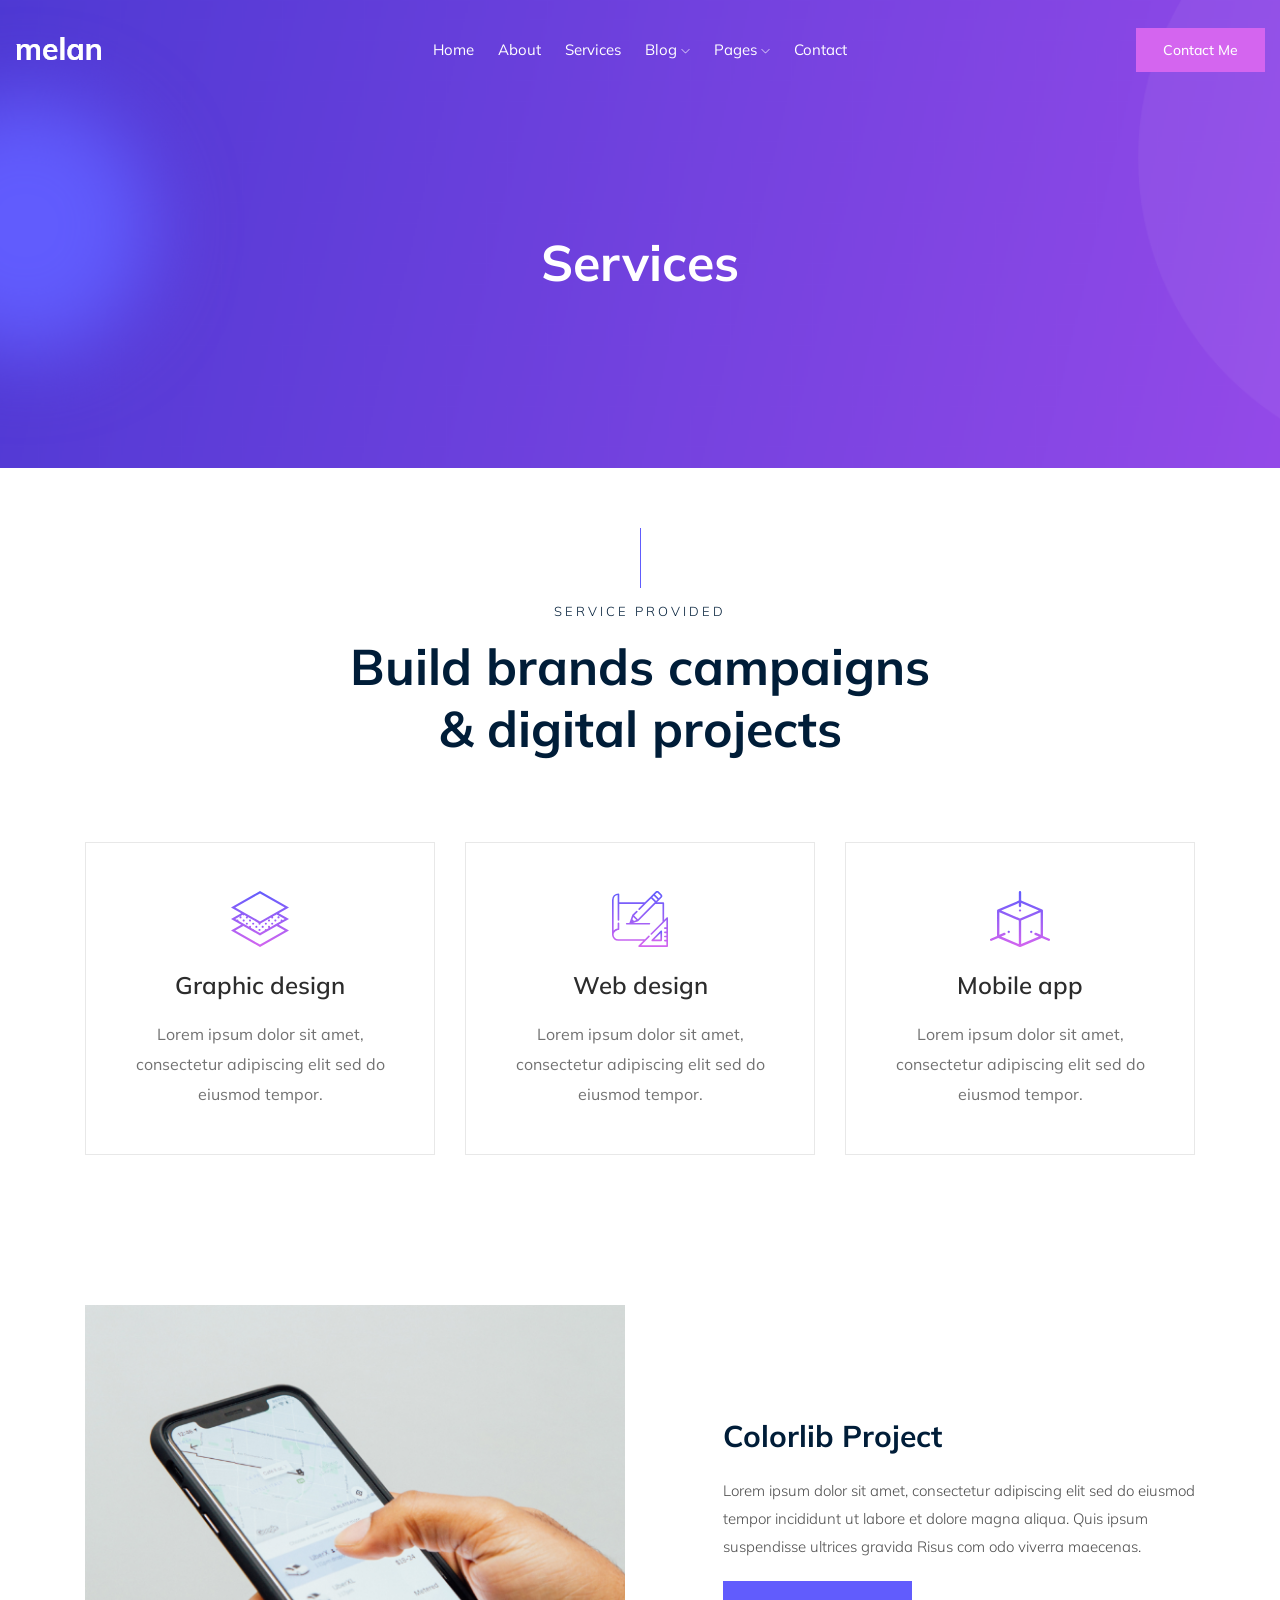
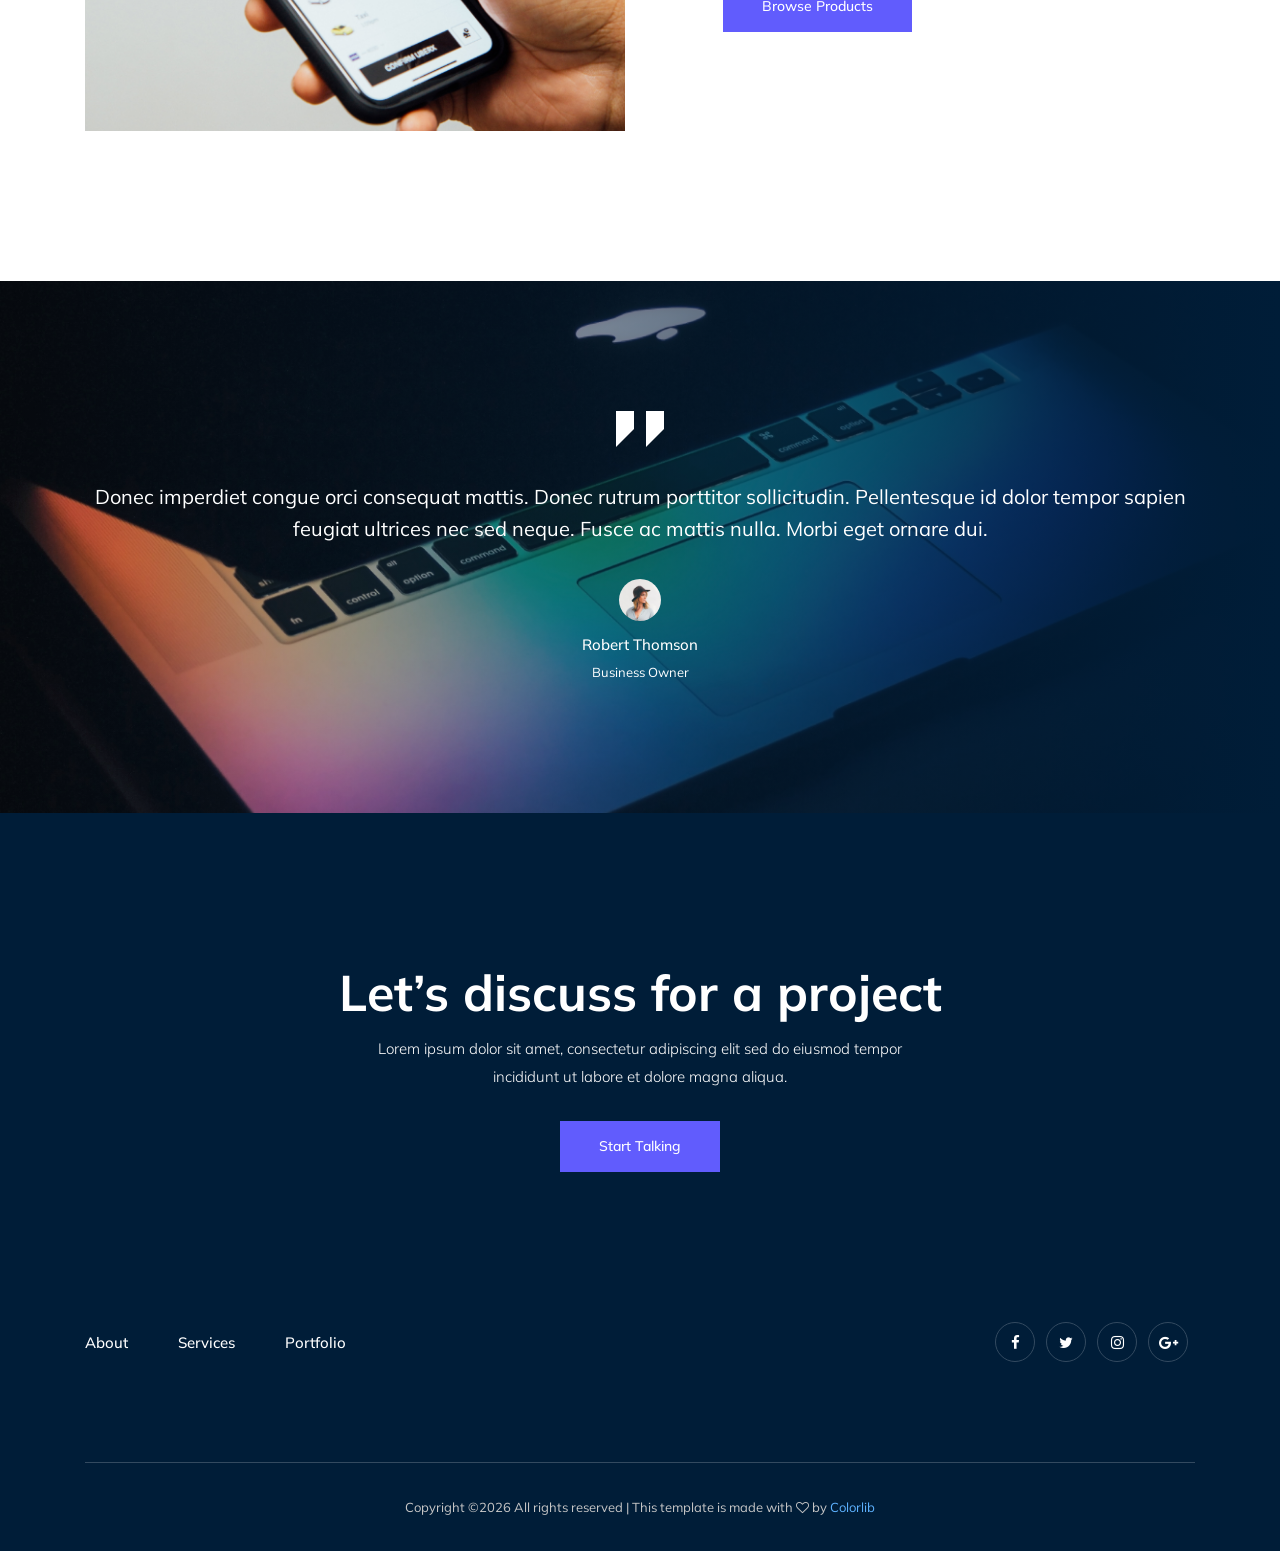
<file: services.html>
<!doctype html>
<html class="no-js" lang="zxx">

<head>
    <meta charset="utf-8">
    <meta http-equiv="x-ua-compatible" content="ie=edge">
    <title>Melan</title>
    <meta name="description" content="">
    <meta name="viewport" content="width=device-width, initial-scale=1">

    <!-- <link rel="manifest" href="site.webmanifest"> -->
    <!-- Place favicon.ico in the root directory -->

    <!-- CSS here -->
    <link rel="stylesheet" href="css/bootstrap.min.css">
    <link rel="stylesheet" href="css/owl.carousel.min.css">
    <link rel="stylesheet" href="css/magnific-popup.css">
    <link rel="stylesheet" href="css/font-awesome.min.css">
    <link rel="stylesheet" href="css/themify-icons.css">
    <link rel="stylesheet" href="css/nice-select.css">
    <link rel="stylesheet" href="css/flaticon.css">
    <link rel="stylesheet" href="css/gijgo.css">
    <link rel="stylesheet" href="css/animate.min.css">
    <link rel="stylesheet" href="css/slick.css">
    <link rel="stylesheet" href="css/slicknav.css">
    <link rel="stylesheet" href="css/style.css">
    <!-- <link rel="stylesheet" href="css/responsive.css"> -->
</head>

<body>
    <!--[if lte IE 9]>
            <p class="browserupgrade">You are using an <strong>outdated</strong> browser. Please <a href="https://browsehappy.com/">upgrade your browser</a> to improve your experience and security.</p>
        <![endif]-->

    <!-- header-start -->
    <header>
        <div class="header-area ">
            <div id="sticky-header" class="main-header-area">
                <div class="container-fluid">
                    <div class="row align-items-center">
                        <div class="col-xl-3 col-lg-2">
                            <div class="logo">
                                <a href="index.html">
                                    <img src="img/logo.png" alt="">
                                </a>
                            </div>
                        </div>
                        <div class="col-xl-6 col-lg-7">
                            <div class="main-menu  d-none d-lg-block">
                                <nav>
                                    <ul id="navigation">
                                        <li><a class="active" href="index.html">home</a></li>
                                        <li><a href="about.html">About</a></li>
                                        <li><a href="services.html">Services</a></li>
                                        <li><a href="#">blog <i class="ti-angle-down"></i></a>
                                            <ul class="submenu">
                                                <li><a href="blog.html">blog</a></li>
                                                <li><a href="single-blog.html">single-blog</a></li>
                                            </ul>
                                        </li>
                                        <li><a href="#">pages <i class="ti-angle-down"></i></a>
                                            <ul class="submenu">
                                                <li><a href="portfolio.html">Portfolio</a></li>
                                                 <li><a href="elements.html">elements</a></li>
                                            </ul>
                                        </li>
                                        <li><a href="contact.html">Contact</a></li>
                                    </ul>
                                </nav>
                            </div>
                        </div>
                        <div class="col-xl-3 col-lg-3 d-none d-lg-block">
                            <div class="Appointment">
                                <div class="book_btn d-none d-lg-block">
                                    <a  href="#">Contact Me</a>
                                </div>
                            </div>
                        </div>
                        <div class="col-12">
                            <div class="mobile_menu d-block d-lg-none"></div>
                        </div>
                    </div>

                </div>
            </div>
        </div>
    </header>
    <!-- header-end -->

    <!-- bradcam_area  -->
    <div class="bradcam_area bradcam_bg_1">
        <div class="container">
            <div class="row">
                <div class="col-xl-12">
                    <div class="bradcam_text text-center">
                        <h3>Services</h3>
                    </div>
                </div>
            </div>
        </div>
    </div>
    <!-- /bradcam_area  -->
    <!-- service_area  -->
    <div class="service_area">
        <div class="container">
            <div class="row">
                <div class="col-xl-12">
                    <div class="section_title text-center mb-65">
                        <span>Service Provided</span>
                        <h3>Build brands campaigns  <br>
                                & digital projects</h3>
                    </div>
                </div>
            </div>
            <div class="row">
                <div class="col-xl-4 col-md-4">
                    <div class="single_service text-center">
                        <div class="icon">
                            <img src="img/svg_icon/1.svg" alt="">
                        </div>
                        <h3>Graphic design</h3>
                        <p>Lorem ipsum dolor sit amet, consectetur adipiscing elit sed do eiusmod tempor.</p>
                    </div>
                </div>
                <div class="col-xl-4 col-md-4">
                    <div class="single_service text-center">
                        <div class="icon">
                            <img src="img/svg_icon/2.svg" alt="">
                        </div>
                        <h3>Web design</h3>
                        <p>Lorem ipsum dolor sit amet, consectetur adipiscing elit sed do eiusmod tempor.</p>
                    </div>
                </div>
                <div class="col-xl-4 col-md-4">
                    <div class="single_service text-center">
                        <div class="icon">
                            <img src="img/svg_icon/3.svg" alt="">
                        </div>
                        <h3>Mobile app</h3>
                        <p>Lorem ipsum dolor sit amet, consectetur adipiscing elit sed do eiusmod tempor.</p>
                    </div>
                </div>
            </div>
        </div>
    </div>
    <!--/ service_area  -->

    <div class="project_area">
        <div class="container">
            <div class="row align-items-center">
                <div class="col-xl-6">
                    <div class="projects_thumb">
                        <img src="img/about/projects.png" alt="">
                    </div>
                </div>
                <div class="col-xl-6">
                    <div class="projects_info">
                        <h3>Colorlib Project</h3>
                        <p>Lorem ipsum dolor sit amet, consectetur adipiscing elit sed do eiusmod tempor incididunt ut labore et dolore magna aliqua. Quis ipsum suspendisse ultrices gravida Risus com odo viverra maecenas.</p>
                        <a href="#" class="boxed-btn3">Browse Products</a>
                    </div>
                </div>
            </div>
        </div>
    </div>

    <!-- testimonial_area  -->
    <div class="testimonial_area ">
            <div class="container">
                <div class="row">
                    <div class="col-xl-12">
                        <div class="testmonial_active owl-carousel">
                            <div class="single_carousel">
                                    <div class="single_testmonial text-center">
                                            <div class="quote">
                                                <img src="img/testmonial/quote.svg" alt="">
                                            </div>
                                            <p>Donec imperdiet congue orci consequat mattis. Donec rutrum porttitor <br> 
                                                    sollicitudin. Pellentesque id dolor tempor sapien feugiat ultrices nec sed neque.  <br>
                                                    Fusce ac mattis nulla. Morbi eget ornare dui. </p>
                                            <div class="testmonial_author">
                                                <div class="thumb">
                                                        <img src="img/testmonial/thumb.png" alt="">
                                                </div>
                                                <h3>Robert Thomson</h3>
                                                <span>Business Owner</span>
                                            </div>
                                        </div>
                            </div>
                            <div class="single_carousel">
                                    <div class="single_testmonial text-center">
                                            <div class="quote">
                                                <img src="img/testmonial/quote.svg" alt="">
                                            </div>
                                            <p>Donec imperdiet congue orci consequat mattis. Donec rutrum porttitor <br> 
                                                    sollicitudin. Pellentesque id dolor tempor sapien feugiat ultrices nec sed neque.  <br>
                                                    Fusce ac mattis nulla. Morbi eget ornare dui. </p>
                                            <div class="testmonial_author">
                                                <div class="thumb">
                                                        <img src="img/testmonial/thumb.png" alt="">
                                                </div>
                                                <h3>Robert Thomson</h3>
                                                <span>Business Owner</span>
                                            </div>
                                        </div>
                            </div>
                            <div class="single_carousel">
                                    <div class="single_testmonial text-center">
                                            <div class="quote">
                                                <img src="img/testmonial/quote.svg" alt="">
                                            </div>
                                            <p>Donec imperdiet congue orci consequat mattis. Donec rutrum porttitor <br> 
                                                    sollicitudin. Pellentesque id dolor tempor sapien feugiat ultrices nec sed neque.  <br>
                                                    Fusce ac mattis nulla. Morbi eget ornare dui. </p>
                                            <div class="testmonial_author">
                                                <div class="thumb">
                                                        <img src="img/testmonial/thumb.png" alt="">
                                                </div>
                                                <h3>Robert Thomson</h3>
                                                <span>Business Owner</span>
                                            </div>
                                        </div>
                            </div>
                        </div>
                    </div>
                </div>
            </div>
        </div>
        <!-- /testimonial_area  -->
    
    <div class="discuss_projects">
        <div class="container">
            <div class="row">
                <div class="col-xl-12">
                    <div class="project_text text-center">
                        <h3>Let’s discuss for a project</h3>
                        <p>Lorem ipsum dolor sit amet, consectetur adipiscing elit sed do eiusmod tempor <br> incididunt ut labore et dolore magna aliqua.</p>
                        <a class="boxed-btn3" href="#">Start Talking</a>
                    </div>
                </div>
            </div>
        </div>
    </div>

    <!-- footer start -->
    <footer class="footer">
        <div class="footer_top">
            <div class="container">
                <div class="row align-items-center">
                    <div class="col-xl-6 col-md-6">
                        <div class="menu_links">
                            <ul>
                                <li><a href="#">About</a></li>
                                <li><a href="#">Services</a></li>
                                <li><a href="#">Portfolio</a></li>
                            </ul>
                        </div>
                    </div>
                    <div class="col-xl-6 col-md-6">
                        <div class="socail_links">
                            <ul>
                                <li><a href="#"> <i class="fa fa-facebook"></i> </a></li>
                                <li><a href="#"> <i class="fa fa-twitter"></i> </a></li>
                                <li><a href="#"> <i class="fa fa-instagram"></i> </a></li>
                                <li><a href="#"> <i class="fa fa-google-plus"></i> </a></li>
                            </ul>
                        </div>
                    </div>
                </div>
            </div>
        </div>
        <div class="copy-right_text">
            <div class="container">
                <div class="footer_border"></div>
                <div class="row">
                    <div class="col-xl-12">
                        <p class="copy_right text-center">
                            <!-- Link back to Colorlib can't be removed. Template is licensed under CC BY 3.0. -->
Copyright &copy;<script>document.write(new Date().getFullYear());</script> All rights reserved | This template is made with <i class="fa fa-heart-o" aria-hidden="true"></i> by <a href="https://colorlib.com" target="_blank">Colorlib</a>
<!-- Link back to Colorlib can't be removed. Template is licensed under CC BY 3.0. -->
                        </p>
                    </div>
                </div>
            </div>
        </div>
    </footer>
    <!--/ footer end  -->

    <!-- JS here -->
    <script src="js/vendor/modernizr-3.5.0.min.js"></script>
    <script src="js/vendor/jquery-1.12.4.min.js"></script>
    <script src="js/popper.min.js"></script>
    <script src="js/bootstrap.min.js"></script>
    <script src="js/owl.carousel.min.js"></script>
    <script src="js/isotope.pkgd.min.js"></script>
    <script src="js/ajax-form.js"></script>
    <script src="js/waypoints.min.js"></script>
    <script src="js/jquery.counterup.min.js"></script>
    <script src="js/imagesloaded.pkgd.min.js"></script>
    <script src="js/scrollIt.js"></script>
    <script src="js/jquery.scrollUp.min.js"></script>
    <script src="js/wow.min.js"></script>
    <script src="js/nice-select.min.js"></script>
    <script src="js/jquery.slicknav.min.js"></script>
    <script src="js/jquery.magnific-popup.min.js"></script>
    <script src="js/plugins.js"></script>
    <script src="js/gijgo.min.js"></script>

    <!--contact js-->
    <script src="js/contact.js"></script>
    <script src="js/jquery.ajaxchimp.min.js"></script>
    <script src="js/jquery.form.js"></script>
    <script src="js/jquery.validate.min.js"></script>
    <script src="js/mail-script.js"></script>

    <script src="js/main.js"></script>
</body>

</html>
</file>
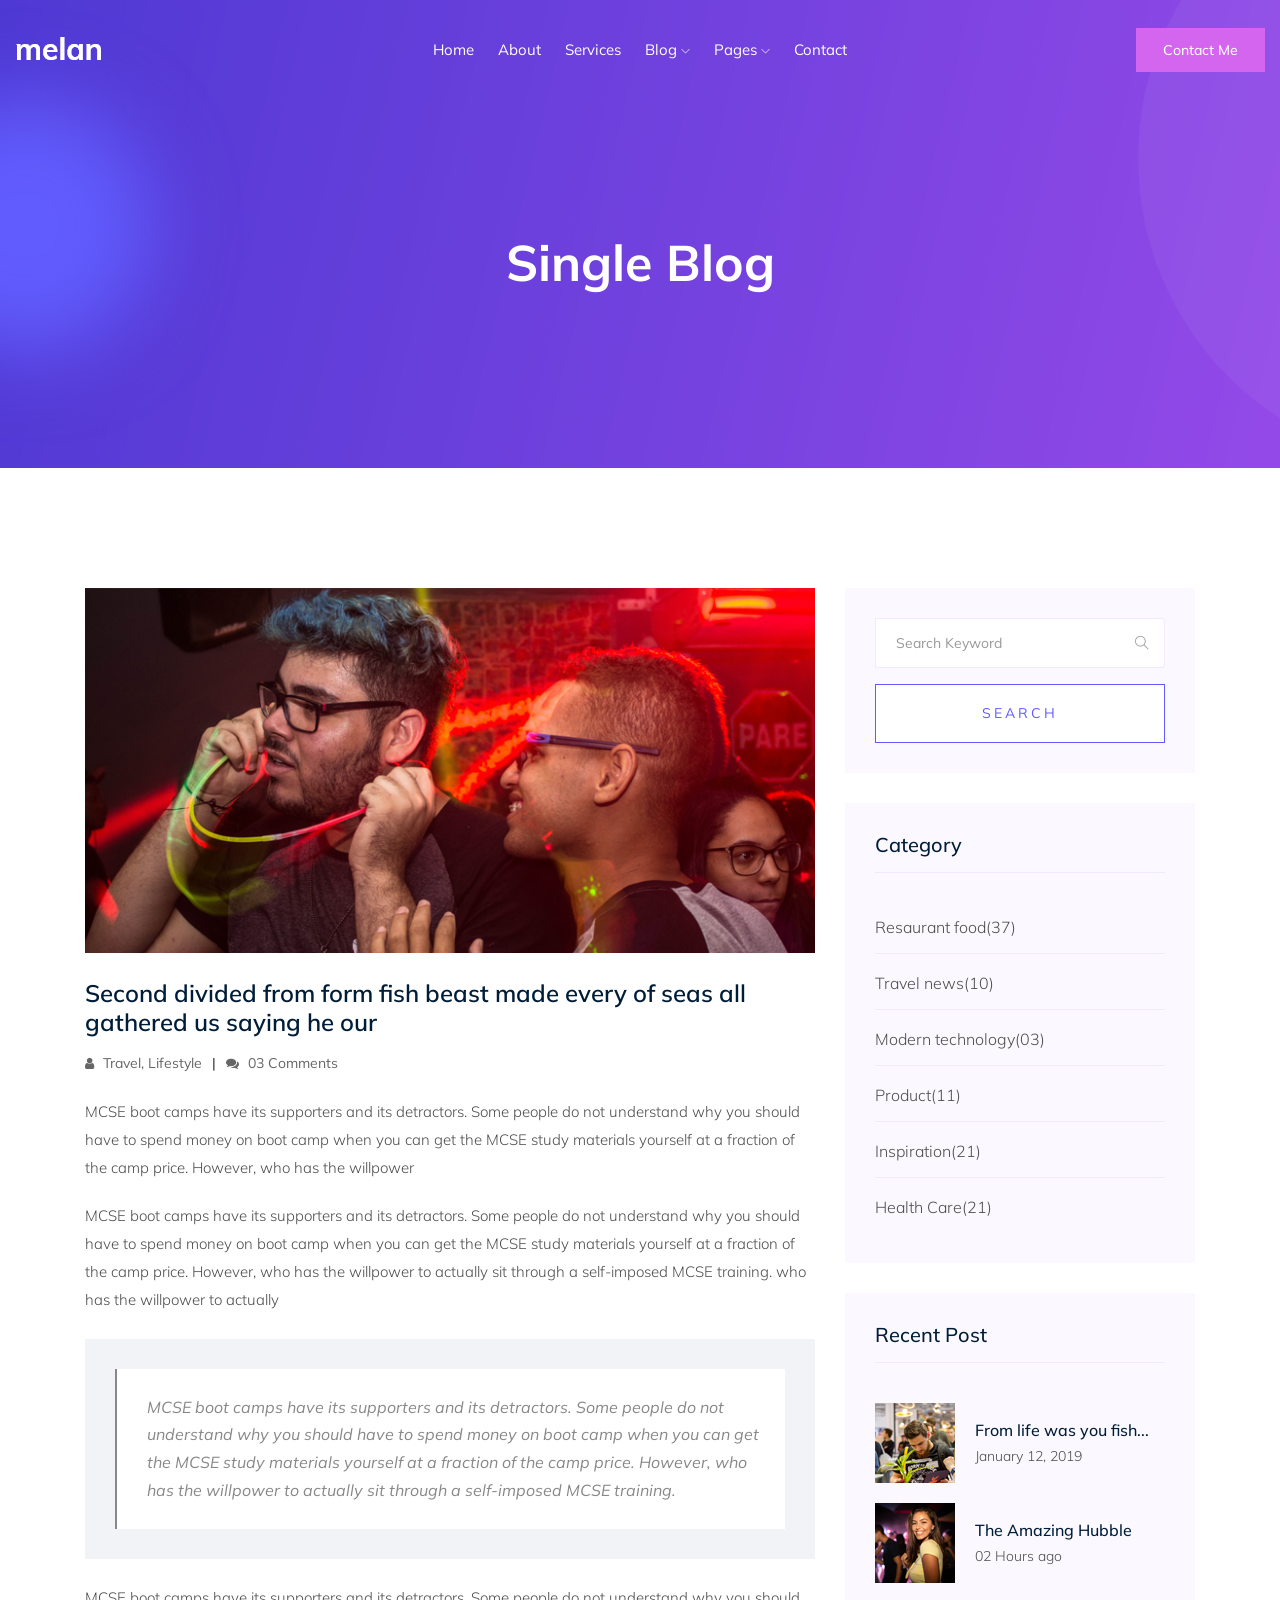
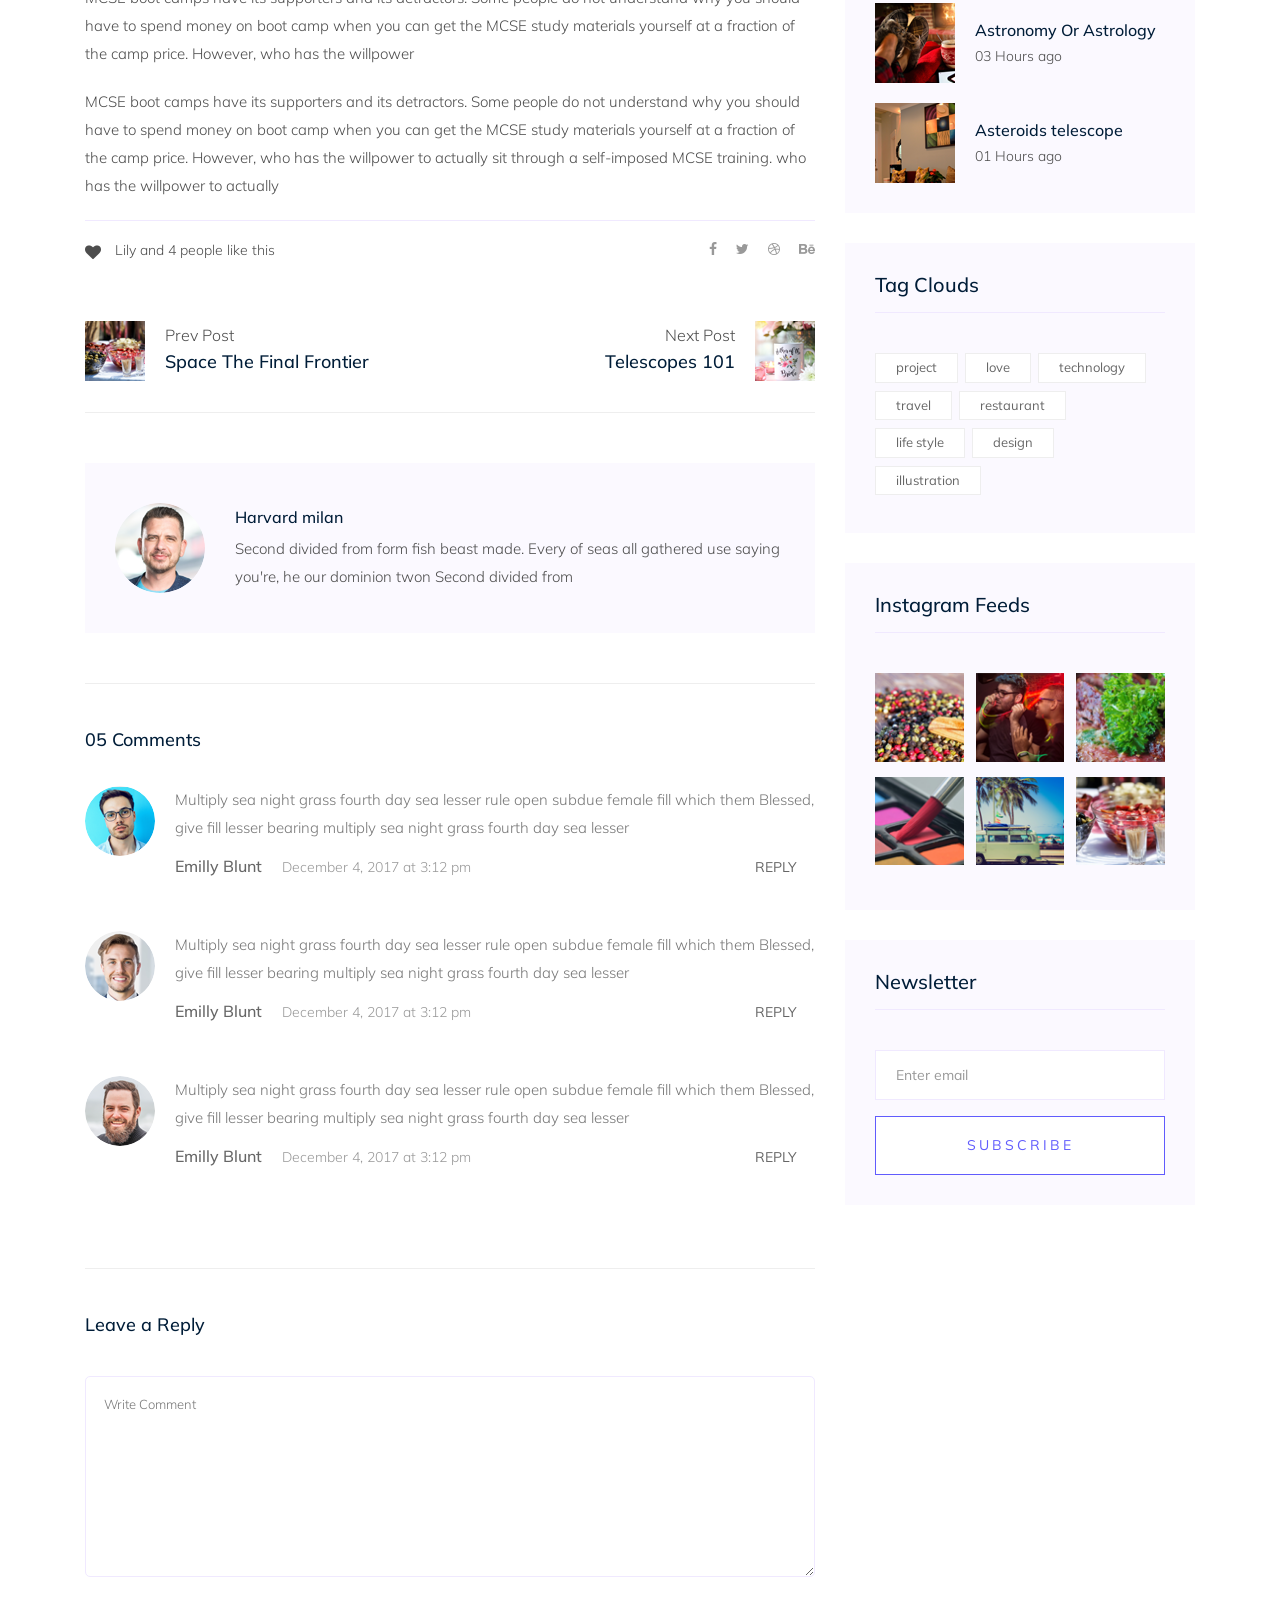
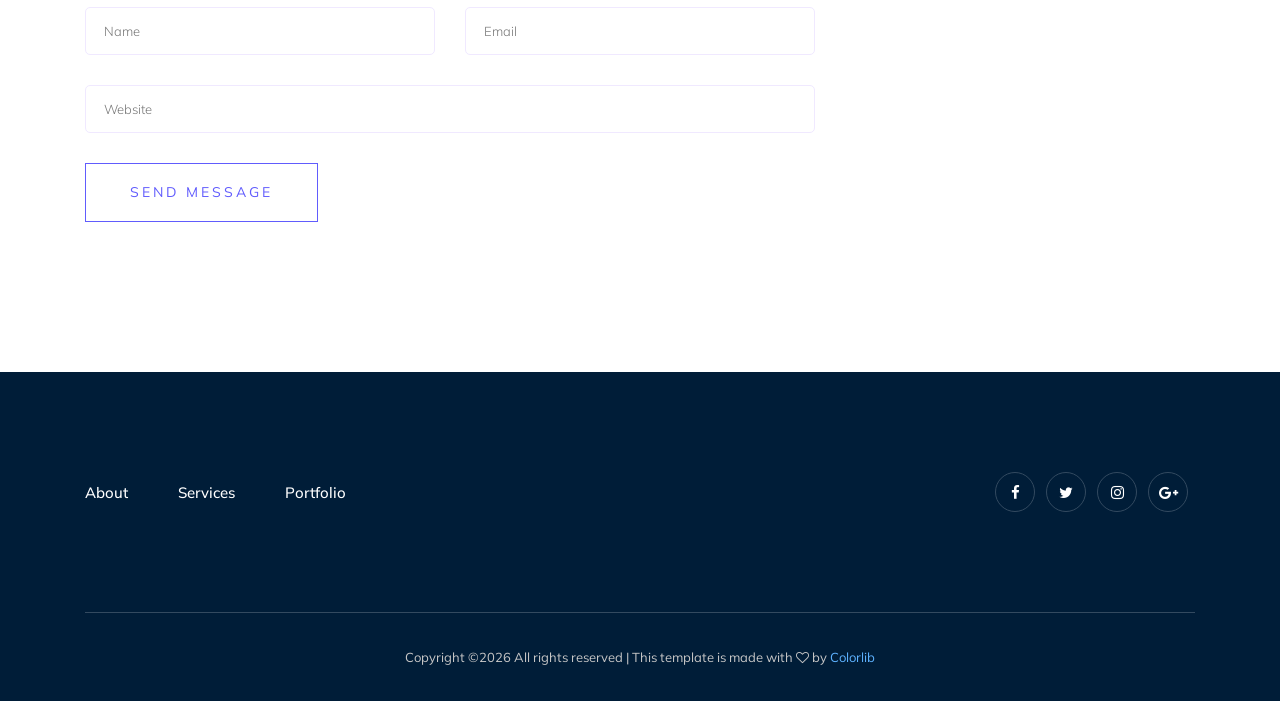
<file: single-blog.html>
<!doctype html>
<html class="no-js" lang="zxx">

<head>
   <meta charset="utf-8">
   <meta http-equiv="x-ua-compatible" content="ie=edge">
   <title>Melan</title>
   <meta name="description" content="">
   <meta name="viewport" content="width=device-width, initial-scale=1">

   <!-- <link rel="manifest" href="site.webmanifest"> -->
   <!-- Place favicon.ico in the root directory -->

   <!-- CSS here -->
   <link rel="stylesheet" href="css/bootstrap.min.css">
   <link rel="stylesheet" href="css/owl.carousel.min.css">
   <link rel="stylesheet" href="css/magnific-popup.css">
   <link rel="stylesheet" href="css/font-awesome.min.css">
   <link rel="stylesheet" href="css/themify-icons.css">
   <link rel="stylesheet" href="css/nice-select.css">
   <link rel="stylesheet" href="css/flaticon.css">
   <link rel="stylesheet" href="css/gijgo.css">
   <link rel="stylesheet" href="css/animate.min.css">
   <link rel="stylesheet" href="css/slicknav.css">
   <link rel="stylesheet" href="css/style.css">
   <!-- <link rel="stylesheet" href="css/responsive.css"> -->
</head>

<body>
   <!--[if lte IE 9]>
            <p class="browserupgrade">You are using an <strong>outdated</strong> browser. Please <a href="https://browsehappy.com/">upgrade your browser</a> to improve your experience and security.</p>
        <![endif]-->
    <!-- header-start -->
    <header>
         <div class="header-area ">
             <div id="sticky-header" class="main-header-area">
                 <div class="container-fluid">
                     <div class="row align-items-center">
                         <div class="col-xl-3 col-lg-2">
                             <div class="logo">
                                 <a href="index.html">
                                     <img src="img/logo.png" alt="">
                                 </a>
                             </div>
                         </div>
                         <div class="col-xl-6 col-lg-7">
                             <div class="main-menu  d-none d-lg-block">
                                 <nav>
                                     <ul id="navigation">
                                         <li><a class="active" href="index.html">home</a></li>
                                         <li><a href="about.html">About</a></li>
                                         <li><a href="services.html">Services</a></li>
                                         <li><a href="#">blog <i class="ti-angle-down"></i></a>
                                             <ul class="submenu">
                                                 <li><a href="blog.html">blog</a></li>
                                                 <li><a href="single-blog.html">single-blog</a></li>
                                             </ul>
                                         </li>
                                         <li><a href="#">pages <i class="ti-angle-down"></i></a>
                                             <ul class="submenu">
                                                  <li><a href="elements.html">elements</a></li>
                                             </ul>
                                         </li>
                                         <li><a href="contact.html">Contact</a></li>
                                     </ul>
                                 </nav>
                             </div>
                         </div>
                         <div class="col-xl-3 col-lg-3 d-none d-lg-block">
                             <div class="Appointment">
                                 <div class="book_btn d-none d-lg-block">
                                     <a  href="#">Contact Me</a>
                                 </div>
                             </div>
                         </div>
                         <div class="col-12">
                             <div class="mobile_menu d-block d-lg-none"></div>
                         </div>
                     </div>
 
                 </div>
             </div>
         </div>
     </header>
     <!-- header-end -->
 
     <!-- bradcam_area  -->
     <div class="bradcam_area bradcam_bg_1">
         <div class="container">
             <div class="row">
                 <div class="col-xl-12">
                     <div class="bradcam_text text-center">
                         <h3>Single Blog</h3>
                     </div>
                 </div>
             </div>
         </div>
     </div>
     <!-- /bradcam_area  -->

   <!--================Blog Area =================-->
   <section class="blog_area single-post-area section-padding">
      <div class="container">
         <div class="row">
            <div class="col-lg-8 posts-list">
               <div class="single-post">
                  <div class="feature-img">
                     <img class="img-fluid" src="img/blog/single_blog_1.png" alt="">
                  </div>
                  <div class="blog_details">
                     <h2>Second divided from form fish beast made every of seas
                        all gathered us saying he our
                     </h2>
                     <ul class="blog-info-link mt-3 mb-4">
                        <li><a href="#"><i class="fa fa-user"></i> Travel, Lifestyle</a></li>
                        <li><a href="#"><i class="fa fa-comments"></i> 03 Comments</a></li>
                     </ul>
                     <p class="excert">
                        MCSE boot camps have its supporters and its detractors. Some people do not understand why you
                        should have to spend money on boot camp when you can get the MCSE study materials yourself at a
                        fraction of the camp price. However, who has the willpower
                     </p>
                     <p>
                        MCSE boot camps have its supporters and its detractors. Some people do not understand why you
                        should have to spend money on boot camp when you can get the MCSE study materials yourself at a
                        fraction of the camp price. However, who has the willpower to actually sit through a
                        self-imposed MCSE training. who has the willpower to actually
                     </p>
                     <div class="quote-wrapper">
                        <div class="quotes">
                           MCSE boot camps have its supporters and its detractors. Some people do not understand why you
                           should have to spend money on boot camp when you can get the MCSE study materials yourself at
                           a fraction of the camp price. However, who has the willpower to actually sit through a
                           self-imposed MCSE training.
                        </div>
                     </div>
                     <p>
                        MCSE boot camps have its supporters and its detractors. Some people do not understand why you
                        should have to spend money on boot camp when you can get the MCSE study materials yourself at a
                        fraction of the camp price. However, who has the willpower
                     </p>
                     <p>
                        MCSE boot camps have its supporters and its detractors. Some people do not understand why you
                        should have to spend money on boot camp when you can get the MCSE study materials yourself at a
                        fraction of the camp price. However, who has the willpower to actually sit through a
                        self-imposed MCSE training. who has the willpower to actually
                     </p>
                  </div>
               </div>
               <div class="navigation-top">
                  <div class="d-sm-flex justify-content-between text-center">
                     <p class="like-info"><span class="align-middle"><i class="fa fa-heart"></i></span> Lily and 4
                        people like this</p>
                     <div class="col-sm-4 text-center my-2 my-sm-0">
                        <!-- <p class="comment-count"><span class="align-middle"><i class="fa fa-comment"></i></span> 06 Comments</p> -->
                     </div>
                     <ul class="social-icons">
                        <li><a href="#"><i class="fa fa-facebook-f"></i></a></li>
                        <li><a href="#"><i class="fa fa-twitter"></i></a></li>
                        <li><a href="#"><i class="fa fa-dribbble"></i></a></li>
                        <li><a href="#"><i class="fa fa-behance"></i></a></li>
                     </ul>
                  </div>
                  <div class="navigation-area">
                     <div class="row">
                        <div
                           class="col-lg-6 col-md-6 col-12 nav-left flex-row d-flex justify-content-start align-items-center">
                           <div class="thumb">
                              <a href="#">
                                 <img class="img-fluid" src="img/post/preview.png" alt="">
                              </a>
                           </div>
                           <div class="arrow">
                              <a href="#">
                                 <span class="lnr text-white ti-arrow-left"></span>
                              </a>
                           </div>
                           <div class="detials">
                              <p>Prev Post</p>
                              <a href="#">
                                 <h4>Space The Final Frontier</h4>
                              </a>
                           </div>
                        </div>
                        <div
                           class="col-lg-6 col-md-6 col-12 nav-right flex-row d-flex justify-content-end align-items-center">
                           <div class="detials">
                              <p>Next Post</p>
                              <a href="#">
                                 <h4>Telescopes 101</h4>
                              </a>
                           </div>
                           <div class="arrow">
                              <a href="#">
                                 <span class="lnr text-white ti-arrow-right"></span>
                              </a>
                           </div>
                           <div class="thumb">
                              <a href="#">
                                 <img class="img-fluid" src="img/post/next.png" alt="">
                              </a>
                           </div>
                        </div>
                     </div>
                  </div>
               </div>
               <div class="blog-author">
                  <div class="media align-items-center">
                     <img src="img/blog/author.png" alt="">
                     <div class="media-body">
                        <a href="#">
                           <h4>Harvard milan</h4>
                        </a>
                        <p>Second divided from form fish beast made. Every of seas all gathered use saying you're, he
                           our dominion twon Second divided from</p>
                     </div>
                  </div>
               </div>
               <div class="comments-area">
                  <h4>05 Comments</h4>
                  <div class="comment-list">
                     <div class="single-comment justify-content-between d-flex">
                        <div class="user justify-content-between d-flex">
                           <div class="thumb">
                              <img src="img/comment/comment_1.png" alt="">
                           </div>
                           <div class="desc">
                              <p class="comment">
                                 Multiply sea night grass fourth day sea lesser rule open subdue female fill which them
                                 Blessed, give fill lesser bearing multiply sea night grass fourth day sea lesser
                              </p>
                              <div class="d-flex justify-content-between">
                                 <div class="d-flex align-items-center">
                                    <h5>
                                       <a href="#">Emilly Blunt</a>
                                    </h5>
                                    <p class="date">December 4, 2017 at 3:12 pm </p>
                                 </div>
                                 <div class="reply-btn">
                                    <a href="#" class="btn-reply text-uppercase">reply</a>
                                 </div>
                              </div>
                           </div>
                        </div>
                     </div>
                  </div>
                  <div class="comment-list">
                     <div class="single-comment justify-content-between d-flex">
                        <div class="user justify-content-between d-flex">
                           <div class="thumb">
                              <img src="img/comment/comment_2.png" alt="">
                           </div>
                           <div class="desc">
                              <p class="comment">
                                 Multiply sea night grass fourth day sea lesser rule open subdue female fill which them
                                 Blessed, give fill lesser bearing multiply sea night grass fourth day sea lesser
                              </p>
                              <div class="d-flex justify-content-between">
                                 <div class="d-flex align-items-center">
                                    <h5>
                                       <a href="#">Emilly Blunt</a>
                                    </h5>
                                    <p class="date">December 4, 2017 at 3:12 pm </p>
                                 </div>
                                 <div class="reply-btn">
                                    <a href="#" class="btn-reply text-uppercase">reply</a>
                                 </div>
                              </div>
                           </div>
                        </div>
                     </div>
                  </div>
                  <div class="comment-list">
                     <div class="single-comment justify-content-between d-flex">
                        <div class="user justify-content-between d-flex">
                           <div class="thumb">
                              <img src="img/comment/comment_3.png" alt="">
                           </div>
                           <div class="desc">
                              <p class="comment">
                                 Multiply sea night grass fourth day sea lesser rule open subdue female fill which them
                                 Blessed, give fill lesser bearing multiply sea night grass fourth day sea lesser
                              </p>
                              <div class="d-flex justify-content-between">
                                 <div class="d-flex align-items-center">
                                    <h5>
                                       <a href="#">Emilly Blunt</a>
                                    </h5>
                                    <p class="date">December 4, 2017 at 3:12 pm </p>
                                 </div>
                                 <div class="reply-btn">
                                    <a href="#" class="btn-reply text-uppercase">reply</a>
                                 </div>
                              </div>
                           </div>
                        </div>
                     </div>
                  </div>
               </div>
               <div class="comment-form">
                  <h4>Leave a Reply</h4>
                  <form class="form-contact comment_form" action="#" id="commentForm">
                     <div class="row">
                        <div class="col-12">
                           <div class="form-group">
                              <textarea class="form-control w-100" name="comment" id="comment" cols="30" rows="9"
                                 placeholder="Write Comment"></textarea>
                           </div>
                        </div>
                        <div class="col-sm-6">
                           <div class="form-group">
                              <input class="form-control" name="name" id="name" type="text" placeholder="Name">
                           </div>
                        </div>
                        <div class="col-sm-6">
                           <div class="form-group">
                              <input class="form-control" name="email" id="email" type="email" placeholder="Email">
                           </div>
                        </div>
                        <div class="col-12">
                           <div class="form-group">
                              <input class="form-control" name="website" id="website" type="text" placeholder="Website">
                           </div>
                        </div>
                     </div>
                     <div class="form-group">
                        <button type="submit" class="button button-contactForm btn_1 boxed-btn">Send Message</button>
                     </div>
                  </form>
               </div>
            </div>
            <div class="col-lg-4">
               <div class="blog_right_sidebar">
                  <aside class="single_sidebar_widget search_widget">
                     <form action="#">
                        <div class="form-group">
                           <div class="input-group mb-3">
                              <input type="text" class="form-control" placeholder='Search Keyword'
                                 onfocus="this.placeholder = ''" onblur="this.placeholder = 'Search Keyword'">
                              <div class="input-group-append">
                                 <button class="btn" type="button"><i class="ti-search"></i></button>
                              </div>
                           </div>
                        </div>
                        <button class="button rounded-0 primary-bg text-white w-100 btn_1 boxed-btn"
                           type="submit">Search</button>
                     </form>
                  </aside>
                  <aside class="single_sidebar_widget post_category_widget">
                     <h4 class="widget_title">Category</h4>
                     <ul class="list cat-list">
                        <li>
                           <a href="#" class="d-flex">
                              <p>Resaurant food</p>
                              <p>(37)</p>
                           </a>
                        </li>
                        <li>
                           <a href="#" class="d-flex">
                              <p>Travel news</p>
                              <p>(10)</p>
                           </a>
                        </li>
                        <li>
                           <a href="#" class="d-flex">
                              <p>Modern technology</p>
                              <p>(03)</p>
                           </a>
                        </li>
                        <li>
                           <a href="#" class="d-flex">
                              <p>Product</p>
                              <p>(11)</p>
                           </a>
                        </li>
                        <li>
                           <a href="#" class="d-flex">
                              <p>Inspiration</p>
                              <p>(21)</p>
                           </a>
                        </li>
                        <li>
                           <a href="#" class="d-flex">
                              <p>Health Care</p>
                              <p>(21)</p>
                           </a>
                        </li>
                     </ul>
                  </aside>
                  <aside class="single_sidebar_widget popular_post_widget">
                     <h3 class="widget_title">Recent Post</h3>
                     <div class="media post_item">
                        <img src="img/post/post_1.png" alt="post">
                        <div class="media-body">
                           <a href="single-blog.html">
                              <h3>From life was you fish...</h3>
                           </a>
                           <p>January 12, 2019</p>
                        </div>
                     </div>
                     <div class="media post_item">
                        <img src="img/post/post_2.png" alt="post">
                        <div class="media-body">
                           <a href="single-blog.html">
                              <h3>The Amazing Hubble</h3>
                           </a>
                           <p>02 Hours ago</p>
                        </div>
                     </div>
                     <div class="media post_item">
                        <img src="img/post/post_3.png" alt="post">
                        <div class="media-body">
                           <a href="single-blog.html">
                              <h3>Astronomy Or Astrology</h3>
                           </a>
                           <p>03 Hours ago</p>
                        </div>
                     </div>
                     <div class="media post_item">
                        <img src="img/post/post_4.png" alt="post">
                        <div class="media-body">
                           <a href="single-blog.html">
                              <h3>Asteroids telescope</h3>
                           </a>
                           <p>01 Hours ago</p>
                        </div>
                     </div>
                  </aside>
                  <aside class="single_sidebar_widget tag_cloud_widget">
                     <h4 class="widget_title">Tag Clouds</h4>
                     <ul class="list">
                        <li>
                           <a href="#">project</a>
                        </li>
                        <li>
                           <a href="#">love</a>
                        </li>
                        <li>
                           <a href="#">technology</a>
                        </li>
                        <li>
                           <a href="#">travel</a>
                        </li>
                        <li>
                           <a href="#">restaurant</a>
                        </li>
                        <li>
                           <a href="#">life style</a>
                        </li>
                        <li>
                           <a href="#">design</a>
                        </li>
                        <li>
                           <a href="#">illustration</a>
                        </li>
                     </ul>
                  </aside>
                  <aside class="single_sidebar_widget instagram_feeds">
                     <h4 class="widget_title">Instagram Feeds</h4>
                     <ul class="instagram_row flex-wrap">
                        <li>
                           <a href="#">
                              <img class="img-fluid" src="img/post/post_5.png" alt="">
                           </a>
                        </li>
                        <li>
                           <a href="#">
                              <img class="img-fluid" src="img/post/post_6.png" alt="">
                           </a>
                        </li>
                        <li>
                           <a href="#">
                              <img class="img-fluid" src="img/post/post_7.png" alt="">
                           </a>
                        </li>
                        <li>
                           <a href="#">
                              <img class="img-fluid" src="img/post/post_8.png" alt="">
                           </a>
                        </li>
                        <li>
                           <a href="#">
                              <img class="img-fluid" src="img/post/post_9.png" alt="">
                           </a>
                        </li>
                        <li>
                           <a href="#">
                              <img class="img-fluid" src="img/post/post_10.png" alt="">
                           </a>
                        </li>
                     </ul>
                  </aside>
                  <aside class="single_sidebar_widget newsletter_widget">
                     <h4 class="widget_title">Newsletter</h4>
                     <form action="#">
                        <div class="form-group">
                           <input type="email" class="form-control" onfocus="this.placeholder = ''"
                              onblur="this.placeholder = 'Enter email'" placeholder='Enter email' required>
                        </div>
                        <button class="button rounded-0 primary-bg text-white w-100 btn_1 boxed-btn"
                           type="submit">Subscribe</button>
                     </form>
                  </aside>
               </div>
            </div>
         </div>
      </div>
   </section>
   <!--================ Blog Area end =================-->

 
     <!-- footer start -->
     <footer class="footer">
         <div class="footer_top">
             <div class="container">
                 <div class="row align-items-center">
                     <div class="col-xl-6 col-md-6">
                         <div class="menu_links">
                             <ul>
                                 <li><a href="#">About</a></li>
                                 <li><a href="#">Services</a></li>
                                 <li><a href="#">Portfolio</a></li>
                             </ul>
                         </div>
                     </div>
                     <div class="col-xl-6 col-md-6">
                         <div class="socail_links">
                             <ul>
                                 <li><a href="#"> <i class="fa fa-facebook"></i> </a></li>
                                 <li><a href="#"> <i class="fa fa-twitter"></i> </a></li>
                                 <li><a href="#"> <i class="fa fa-instagram"></i> </a></li>
                                 <li><a href="#"> <i class="fa fa-google-plus"></i> </a></li>
                             </ul>
                         </div>
                     </div>
                 </div>
             </div>
         </div>
         <div class="copy-right_text">
             <div class="container">
                 <div class="footer_border"></div>
                 <div class="row">
                     <div class="col-xl-12">
                         <p class="copy_right text-center">
                             <!-- Link back to Colorlib can't be removed. Template is licensed under CC BY 3.0. -->
Copyright &copy;<script>document.write(new Date().getFullYear());</script> All rights reserved | This template is made with <i class="fa fa-heart-o" aria-hidden="true"></i> by <a href="https://colorlib.com" target="_blank">Colorlib</a>
<!-- Link back to Colorlib can't be removed. Template is licensed under CC BY 3.0. -->
                         </p>
                     </div>
                 </div>
             </div>
         </div>
     </footer>
     <!--/ footer end  -->


   <!-- JS here -->
   <script src="js/vendor/modernizr-3.5.0.min.js"></script>
   <script src="js/vendor/jquery-1.12.4.min.js"></script>
   <script src="js/popper.min.js"></script>
   <script src="js/bootstrap.min.js"></script>
   <script src="js/owl.carousel.min.js"></script>
   <script src="js/isotope.pkgd.min.js"></script>
   <script src="js/ajax-form.js"></script>
   <script src="js/waypoints.min.js"></script>
   <script src="js/jquery.counterup.min.js"></script>
   <script src="js/imagesloaded.pkgd.min.js"></script>
   <script src="js/scrollIt.js"></script>
   <script src="js/jquery.scrollUp.min.js"></script>
   <script src="js/wow.min.js"></script>
   <script src="js/nice-select.min.js"></script>
   <script src="js/jquery.slicknav.min.js"></script>
   <script src="js/jquery.magnific-popup.min.js"></script>
   <script src="js/plugins.js"></script>
   <script src="js/gijgo.min.js"></script>

   <!--contact js-->
   <script src="js/contact.js"></script>
   <script src="js/jquery.ajaxchimp.min.js"></script>
   <script src="js/jquery.form.js"></script>
   <script src="js/jquery.validate.min.js"></script>
   <script src="js/mail-script.js"></script>

   <script src="js/main.js"></script>
</body>

</html>
</file>
<file: styles.css>
/* ───────── Tokens ───────── */
:root {
  --bg: #faf8f5;
  --surface: #ffffff;
  --ink: #1b1622;
  --ink-2: #4a4453;
  --ink-3: #6f6979;
  --rule: #e4dfe6;
  --accent: #5a2d91;      /* tím Huế */
  --accent-soft: #f0eaf8;
  --bar: #9a7fc4;
  --good: #1b7a4b;
  --grid-line: rgba(90, 45, 145, .16);
  --tint: #f3eef9;
  --tint-soft: #e5dbf3;
  --tint-rule: #dbd1e8;
  --glow: rgba(106, 53, 173, .13);
  --sec-bg: var(--bg);

  --band: #1b1226;        /* nền khối liên hệ, giữ tối ở cả hai chế độ */
  --band-ink: #f3eff8;
  --band-ink-2: #b9b0c6;
  --band-rule: #3a2f49;
  --band-accent: #c7adf5;

  --box: #6a35ad;         /* khung phát hiện trên ảnh: cố định vì ảnh luôn sáng */

  --serif: 'Newsreader', 'Times New Roman', serif;
  --sans: 'Be Vietnam Pro', system-ui, -apple-system, 'Segoe UI', sans-serif;
  --mono: 'JetBrains Mono', ui-monospace, Menlo, monospace;

  --ease: cubic-bezier(.2, .7, .2, 1);
  --gutter: clamp(1rem, 4vw, 2.5rem);
  --nav-h: 64px;
  color-scheme: light;
}

:root[data-theme='dark'] {
  --motif: #d9b565;
  --bg: #131018;
  --surface: #1c1823;
  --ink: #f1edf5;
  --ink-2: #c0b9c9;
  --ink-3: #9a93a4;
  --rule: #2e2836;
  --accent: #c7adf5;
  --accent-soft: #2a2138;
  --bar: #7d66a8;
  --good: #63cf9b;
  --grid-line: rgba(199, 173, 245, .13);
  --tint: #1b1624;
  --tint-soft: #352a4a;
  --tint-rule: #372e45;
  --glow: rgba(199, 173, 245, .11);
  --band: #0d0a12;
  color-scheme: dark;
}

/* ───────── Đổi ngôn ngữ ───────── */
.i18n-pending body { visibility: hidden; }
.no-trans .r { transition: none !important; }
.vt-fade::view-transition-old(root) { animation: vtOut .2s ease both; }
.vt-fade::view-transition-new(root) { animation: vtIn .32s ease both; }
@keyframes vtOut { to { opacity: 0; } }
@keyframes vtIn { from { opacity: 0; } }

/* ───────── Base ───────── */
*, *::before, *::after { box-sizing: border-box; margin: 0; padding: 0; }

html { scroll-behavior: smooth; scroll-padding-top: calc(var(--nav-h) + 1.5rem); -webkit-text-size-adjust: 100%; }

body {
  background: var(--bg);
  color: var(--ink);
  font: 400 1rem/1.65 var(--sans);
  -webkit-font-smoothing: antialiased;
  overflow-x: clip;
}

img { display: block; max-width: 100%; height: auto; }
a { color: inherit; text-decoration: none; }
button, input { font: inherit; color: inherit; }
button { background: none; border: 0; cursor: pointer; }
ol, ul { list-style: none; }
svg { fill: none; stroke: currentColor; stroke-width: 1.8; stroke-linecap: round; stroke-linejoin: round; }

:focus-visible { outline: 2px solid var(--accent); outline-offset: 3px; border-radius: 3px; }
::selection { background: var(--accent); color: var(--bg); }

.wrap { width: min(100%, 1240px); margin-inline: auto; padding-inline: var(--gutter); }
.sr { position: absolute; width: 1px; height: 1px; overflow: hidden; clip-path: inset(50%); white-space: nowrap; }

.skip {
  position: fixed; top: .5rem; left: .5rem; z-index: 200;
  background: var(--accent); color: var(--bg); padding: .5rem 1rem; border-radius: 6px;
  transform: translateY(-200%);
  visibility: hidden;
}
.skip:focus { transform: none; visibility: visible; }

.eyebrow {
  font: 500 .75rem/1.4 var(--mono);
  letter-spacing: .08em;
  text-transform: uppercase;
  color: var(--accent);
}

/* ───────── Progress + nav ───────── */
.progress {
  position: fixed; inset: 0 0 auto; height: 2px; z-index: 120;
  background: var(--accent);
  transform: scaleX(var(--p, 0)); transform-origin: left;
}

.nav {
  position: sticky; top: 0; z-index: 100;
  border-bottom: 1px solid transparent;
  transition: background-color .3s, border-color .3s;
}
.nav.is-stuck {
  background: color-mix(in srgb, var(--bg) 86%, transparent);
  -webkit-backdrop-filter: blur(14px) saturate(1.4);
  backdrop-filter: blur(14px) saturate(1.4);
  border-bottom-color: var(--rule);
}
.nav-inner {
  width: min(100%, 1240px); margin-inline: auto; padding-inline: var(--gutter);
  height: var(--nav-h);
  display: flex; align-items: center; gap: 1.5rem;
}
.brand { display: inline-flex; align-items: center; gap: .6rem; font-weight: 500; font-size: .95rem; white-space: nowrap; }
.brand-mark {
  width: 18px; height: 18px; position: relative; color: var(--accent);
  background:
    linear-gradient(currentColor, currentColor) 0 0 / 6px 2px,
    linear-gradient(currentColor, currentColor) 0 0 / 2px 6px,
    linear-gradient(currentColor, currentColor) 100% 0 / 6px 2px,
    linear-gradient(currentColor, currentColor) 100% 0 / 2px 6px,
    linear-gradient(currentColor, currentColor) 0 100% / 6px 2px,
    linear-gradient(currentColor, currentColor) 0 100% / 2px 6px,
    linear-gradient(currentColor, currentColor) 100% 100% / 6px 2px,
    linear-gradient(currentColor, currentColor) 100% 100% / 2px 6px;
  background-repeat: no-repeat;
  transition: transform .5s var(--ease);
}
.brand:hover .brand-mark { transform: rotate(90deg); }

.nav-links { position: relative; display: flex; gap: .25rem; margin-left: auto; }
.nav-links a {
  padding: .4rem .75rem; font-size: .875rem; font-weight: 500; color: var(--ink-2);
  white-space: nowrap; transition: color .2s;
}
.nav-links a:hover, .nav-links a.is-active { color: var(--ink); }
.nav-indicator {
  position: absolute; left: 0; bottom: -2px; height: 2px; width: 1px;
  background: var(--accent); opacity: 0; transform-origin: left;
  transition: transform .45s var(--ease), opacity .25s;
}

.theme-btn {
  flex: none; width: 38px; height: 38px; display: grid; place-items: center;
  border: 1px solid var(--rule); border-radius: 50%; color: var(--ink-2);
  transition: color .2s, border-color .2s, transform .4s var(--ease);
}
.theme-btn:hover { color: var(--accent); border-color: var(--accent); transform: rotate(18deg); }
.theme-btn svg { width: 18px; height: 18px; grid-area: 1 / 1; }
[data-theme='light'] .i-moon, [data-theme='dark'] .i-sun { display: block; }
[data-theme='light'] .i-sun, [data-theme='dark'] .i-moon { display: none; }

.lang {
  position: relative; flex: none; display: grid; grid-template-columns: 1fr 1fr; padding: 3px;
  border: 1px solid var(--rule); border-radius: 999px; isolation: isolate;
}
.lang::before {
  content: ''; position: absolute; z-index: -1; top: 3px; bottom: 3px; left: 3px; width: calc(50% - 3px);
  border-radius: 999px; background: var(--accent);
  transition: transform .4s var(--ease);
}
html[lang='en'] .lang::before { transform: translateX(100%); }
.lang a {
  min-width: 2rem; padding: .22rem .4rem; text-align: center;
  font: 500 .75rem/1.5 var(--mono); color: var(--ink-3); transition: color .25s;
}
.lang a:hover { color: var(--ink); }
.lang a[aria-current] { color: var(--bg); }

/* Hiệu ứng đổi theme: vòng tròn mở rộng từ nút bấm */
::view-transition-old(root), ::view-transition-new(root) { animation: none; mix-blend-mode: normal; }
::view-transition-new(root) { z-index: 2; }

/* ───────── Hero ───────── */
.hero { position: relative; margin-top: calc(var(--nav-h) * -1); padding-top: var(--nav-h); isolation: isolate; }
.hero-grid {
  position: absolute; inset: 0; z-index: -1;
  background-image:
    linear-gradient(var(--grid-line) 1px, transparent 1px),
    linear-gradient(90deg, var(--grid-line) 1px, transparent 1px);
  background-size: 56px 56px;
  -webkit-mask-image: radial-gradient(420px circle at var(--mx, 72%) var(--my, 42%), #000 0%, transparent 100%);
  mask-image: radial-gradient(420px circle at var(--mx, 72%) var(--my, 42%), #000 0%, transparent 100%);
}
/* Cầu Trường Tiền mờ ở chân phần đầu trang, sau hàng số liệu */
.hero-bridge {
  position: absolute; left: 0; right: 0; bottom: 16px; height: clamp(300px, 34vw, 500px); z-index: -2; pointer-events: none;
  background: url("assets/images/hue/bridge-panorama.jpg") center bottom -12vw / max(100%, 1100px) auto no-repeat;
  opacity: .2; mix-blend-mode: multiply;
  /* Trong suốt hẳn trước khi tới mép trên của ảnh, để không lộ đường cắt ngang */
  -webkit-mask-image: linear-gradient(to top, #000 38%, transparent 70%);
  mask-image: linear-gradient(to top, #000 38%, transparent 70%);
}
[data-theme='dark'] .hero-bridge { opacity: .22; mix-blend-mode: screen; }
/* Hiệu ứng Hero: cầu nổi dần khi tải trang; khi cuộn, các lớp trôi với tốc độ khác nhau */
.hero { overflow: clip; }
.hero-bridge { translate: 0 var(--bridge-y, 0px); animation: bridgeIn 2s .25s var(--ease) both; }
@keyframes bridgeIn { from { opacity: 0; transform: translateY(46px) scale(1.07); } }
.hero-copy { translate: 0 var(--copy-y, 0px); }
.portrait { translate: 0 var(--photo-y, 0px); }
.hero-inner {
  display: grid; grid-template-columns: minmax(0, 1.25fr) minmax(0, 1fr);
  gap: clamp(2rem, 5vw, 5rem); align-items: center;
  padding-block: clamp(2rem, 5vh, 4rem) clamp(2.5rem, 6vh, 4.5rem);
}
.hero-name {
  font: 300 clamp(2.25rem, 3.4vw, 3rem)/1.1 var(--serif);
  letter-spacing: -.02em;
  margin: 1.1rem 0 1.4rem;
  font-optical-sizing: auto;
}
.hero-name .line { display: inline-block; }
.hero-degree { margin-right: .28em; font-size: .5em; font-style: italic; letter-spacing: 0; color: var(--accent); }
.hero-degree-after { margin-right: 0; font-style: normal; color: var(--ink-2); }
.hero-name .line + .line { font-style: italic; color: var(--accent); padding-left: .24em; }
.hero-name.intro .line { animation: nameIn 1.25s var(--ease) both; animation-delay: calc(.12s + var(--c) * 220ms); }
@keyframes nameIn {
  from { opacity: 0; transform: translateY(.12em); clip-path: inset(-25% 100% -35% -6%); }
  to { opacity: 1; transform: none; clip-path: inset(-25% -6% -35% -6%); }
}

.hero-affil { font-weight: 500; color: var(--ink); }
.hero-lead { margin-top: .9rem; max-width: 34rem; color: var(--ink-2); font-size: 1.0625rem; }
.hero-lead p + p { margin-top: .75rem; }
.hero-highlight { display: flex; flex-wrap: wrap; align-items: baseline; gap: .15rem .9rem; margin-top: 1rem; padding-top: .75rem; border-top: 1px solid var(--rule); max-width: 34rem; font-size: .875rem; animation: rise .7s var(--ease) both; }
.hero-highlight[hidden] { display: none; }
.hl-lead { flex-basis: 100%; font: 500 .75rem var(--mono); letter-spacing: .06em; text-transform: uppercase; color: var(--ink-3); }
.hero-highlight .tlink { font-size: .875rem; color: var(--accent); }
.hero-actions { display: flex; flex-wrap: wrap; align-items: center; gap: 1rem 1.5rem; margin-top: 2rem; }
.hero-links { display: flex; flex-wrap: wrap; gap: .25rem 1.1rem; }
.hero-enter { animation: rise .9s var(--ease) both; animation-delay: var(--d, 0s); }
@keyframes rise { from { opacity: 0; transform: translateY(16px); } }

.btn {
  display: inline-flex; align-items: center; gap: .55rem;
  padding: .72rem 1.25rem; border-radius: 999px; font-weight: 500; font-size: .9375rem;
  transition: transform .3s var(--ease), background-color .2s, box-shadow .3s;
}
.btn svg { width: 17px; height: 17px; transition: transform .35s var(--ease); }
.btn-primary { background: var(--accent); color: var(--bg); }
.btn-primary:hover { transform: translateY(-2px); box-shadow: 0 10px 24px -10px var(--accent); }
.btn-primary:hover svg { transform: translateY(3px); }
.btn:active { transform: translateY(0) scale(.98); }

.tlink {
  position: relative; display: inline-flex; align-items: center; gap: .3rem;
  font-size: .9rem; font-weight: 500; color: var(--ink); padding-block: .2rem;
  background: linear-gradient(currentColor, currentColor) 0 100% / 100% 1px no-repeat;
  background-size: 0 1px; transition: background-size .35s var(--ease), color .2s;
}
.tlink:hover { background-size: 100% 1px; color: var(--accent); }
.tlink::after { content: '↗'; font-size: .8em; color: var(--ink-3); transition: transform .3s var(--ease), color .2s; }
.tlink:hover::after { transform: translate(2px, -2px); color: currentColor; }
.tlink[href^='mailto:']::after { content: none; }

/* Chân dung + khung phát hiện */
.portrait { position: relative; }
.motion-btn {
  position: absolute; left: 50%; bottom: .75rem; z-index: 2; transform: translateX(-50%);
  max-width: calc(100% - 1.5rem); padding: .45rem .85rem; white-space: nowrap; border-radius: 999px;
  font-size: .8125rem; font-weight: 500; color: #fff; background: rgba(27, 18, 38, .78);
}
.motion-btn[hidden] { display: none; }
.portrait { justify-self: end; width: min(100%, 410px); perspective: 1400px; animation: rise 1.1s .15s var(--ease) both; }
.portrait-tilt {
  position: relative; transform-style: preserve-3d;
  transform: rotateX(var(--rx, 0deg)) rotateY(var(--ry, 0deg));
  transition: transform .5s var(--ease);
}
.portrait-3d { position: absolute; inset: 0; width: 100%; height: 100%; display: block; opacity: 0; transition: opacity .8s ease; }
.portrait-3d.is-ready { opacity: 1; }
/* Tấm lưới phía sau ảnh: lệch đi khi ảnh nghiêng, tạo chiều sâu */
.portrait-tilt::before {
  content: ''; position: absolute; inset: 22px -24px -24px 22px; border-radius: 6px;
  border: 1px solid color-mix(in srgb, var(--accent) 35%, transparent);
  background-color: color-mix(in srgb, var(--tint) 70%, transparent);
  background-image:
    linear-gradient(var(--grid-line) 1px, transparent 1px),
    linear-gradient(90deg, var(--grid-line) 1px, transparent 1px);
  background-size: 28px 28px;
  transform: translateZ(-60px);
}
.portrait-frame { position: relative; overflow: hidden; border-radius: 6px; background: var(--rule); box-shadow: 0 30px 60px -36px rgba(27, 18, 38, .55); }
.portrait-frame img { width: 100%; transform: scale(1.06); }
.scanline {
  position: absolute; left: 0; right: 0; top: 0; height: 22%;
  background: linear-gradient(to bottom, transparent, rgba(106, 53, 173, .22));
  border-bottom: 1.5px solid var(--box);
  transform: translateY(-100%);
  animation: scan 1.5s .55s cubic-bezier(.45, 0, .4, 1) both;
}
@keyframes scan {
  0% { transform: translateY(-100%); opacity: 1; }
  92% { opacity: 1; }
  100% { transform: translateY(460%); opacity: 0; }
}

.bbox {
  position: absolute; border: 1.5px solid var(--box); border-radius: 2px;
  transform: translateZ(22px);
  translate: calc(var(--bx, 0px) * var(--bd, 0)) calc(var(--by, 0px) * var(--bd, 0));
  animation: boxIn .55s var(--ease) both;
}
.bbox::before, .bbox::after {
  content: ''; position: absolute; width: 10px; height: 10px; border: 3px solid var(--box);
}
.bbox::before { right: -2px; top: -2px; border-left: 0; border-bottom: 0; }
.bbox::after { left: -2px; bottom: -2px; border-right: 0; border-top: 0; }
.bbox-face { --bd: .55; left: 25.6%; top: .2%; width: 42.4%; height: 38.2%; animation-delay: 1.15s; }
.bbox-logo { --bd: .25; left: 55.3%; top: 62%; width: 12.2%; height: 4.9%; animation-delay: 1.5s; }
.bbox-label {
  position: absolute; left: -1.5px; bottom: 100%;
  background: var(--box); color: #fff; white-space: nowrap;
  font: 500 .6875rem/1 var(--mono); padding: .3rem .42rem; border-radius: 2px 2px 0 0;
}
.bbox-label b { font-weight: 500; font-variant-numeric: tabular-nums; opacity: .85; margin-left: .25rem; }
@keyframes boxIn { from { opacity: 0; transform: translateZ(22px) scale(1.14); } }
/* Màn hình cảm ứng không có con trỏ: ảnh tự lắc rất nhẹ */
@media (hover: none) {
  .portrait-tilt { animation: sway 9s ease-in-out infinite alternate; }
}
.portrait-tilt.has-motion { animation: none; transition: transform .2s linear; }
@keyframes sway {
  from { transform: rotateY(-4deg) rotateX(1deg); }
  to { transform: rotateY(4deg) rotateX(-1deg); }
}

/* Số liệu */
.stats { display: grid; grid-template-columns: repeat(4, 1fr); border-top: 1px solid var(--rule); }
.stats.has-metrics { grid-template-columns: repeat(6, 1fr); }
.stats .stat[hidden] { display: none; }
.stat dt a { text-decoration: underline; text-underline-offset: 2px; }
.stat dt a:hover { color: var(--accent); }
.stats.has-metrics .stat { padding-inline: 1rem; }
.stats.has-metrics .stat:first-child { padding-left: 0; }
.stat { padding: 1.4rem 1.5rem 1.5rem; border-left: 1px solid var(--rule); display: flex; flex-direction: column; }
.stat:first-child { border-left: 0; padding-left: 0; }
.stat dd { font: 400 clamp(2.4rem, 4.4vw, 3.4rem)/1 var(--serif); font-variant-numeric: lining-nums tabular-nums; letter-spacing: -.01em; }
.stat dt { margin-top: .55rem; font-size: .8125rem; line-height: 1.4; color: var(--ink-2); max-width: 15rem; }

/* ───────── Sections ───────── */
.sec { position: relative; isolation: isolate; overflow: clip; padding-block: clamp(4rem, 9vw, 7rem); background: var(--sec-bg); }
.sec-tint { --sec-bg: var(--tint); --accent-soft: var(--tint-soft); --rule: var(--tint-rule); }

/* Nền trang trí: cùng ngôn ngữ với lưới ở đầu trang, sáng theo con trỏ */
.bg-lines {
  position: absolute; inset: 0; z-index: -1; pointer-events: none;
  background-image:
    linear-gradient(var(--grid-line) 1px, transparent 1px),
    linear-gradient(90deg, var(--grid-line) 1px, transparent 1px);
  background-size: 56px 56px;
  -webkit-mask-image: radial-gradient(var(--spot, 520px) circle at var(--mx, var(--dx, 80%)) var(--my, var(--dy, 30%)), #000 0%, transparent 100%);
  mask-image: radial-gradient(var(--spot, 520px) circle at var(--mx, var(--dx, 80%)) var(--my, var(--dy, 30%)), #000 0%, transparent 100%);
}
.bg-lines-research { --dx: 88%; --dy: 40%; --spot: 560px; }
.bg-lines-pubs { --dx: 92%; --dy: 120px; --spot: 460px; }
.bg-lines-projects { --dx: 6%; --dy: 72%; --spot: 620px; }
.bg-lines-contact { --dx: 84%; --dy: 24%; --spot: 600px; --grid-line: rgba(199, 173, 245, .17); }

.bg-glow {
  position: absolute; z-index: -1; width: 760px; height: 760px; max-width: 150vw; border-radius: 50%; pointer-events: none;
  background: radial-gradient(closest-side, var(--glow), transparent);
  animation: drift 22s ease-in-out infinite alternate;
}
.bg-glow-research { right: -240px; top: -300px; }
.bg-glow-pubs { right: -300px; top: -340px; animation-delay: -7s; }
.bg-glow-projects { left: -320px; bottom: -280px; animation-delay: -12s; }
.bg-glow-contact { right: -200px; top: -360px; --glow: rgba(150, 100, 230, .3); animation-delay: -4s; }
@keyframes drift { to { transform: translate(-90px, 70px) scale(1.12); } }

.sec-grid { display: grid; grid-template-columns: minmax(0, 3fr) minmax(0, 9fr); gap: clamp(1.5rem, 4vw, 3.5rem); }
.sec-head { align-self: start; position: sticky; top: calc(var(--nav-h) + 1.5rem); }
.sec-no { font: 500 .75rem var(--mono); color: var(--accent); }
.sec-head h2 { font: 400 clamp(1.75rem, 2.6vw, 2.25rem)/1.14 var(--serif); letter-spacing: -.012em; margin-top: .45rem; }
.sec-note { margin-top: .75rem; font-size: .8125rem; color: var(--ink-3); }
.sec-note b { color: var(--accent); font-weight: 600; }
.sub-title { font: 500 .75rem var(--mono); letter-spacing: .08em; text-transform: uppercase; color: var(--ink-3); margin-bottom: 1rem; }

/* Xuất hiện khi cuộn */
.js .r { opacity: 0; transform: translateY(22px); transition: opacity .85s var(--ease), transform .85s var(--ease); transition-delay: calc(var(--i, 0) * 70ms); }
.js .r.in { opacity: 1; transform: none; }

/* ───────── Học vấn và công tác ───────── */
.bg-cols { display: grid; grid-template-columns: repeat(2, minmax(0, 1fr)); gap: 1.5rem clamp(1.5rem, 4vw, 3.5rem); }
.bg-list li { display: grid; grid-template-columns: 7.5rem minmax(0, 1fr); column-gap: .75rem; padding: .7rem 0; border-top: 1px solid var(--rule); }
.bg-when { grid-row: span 2; padding-top: .2rem; font: 400 .75rem var(--mono); color: var(--ink-3); }
.bg-what { grid-column: 2; font: 400 1.125rem/1.3 var(--serif); }
.bg-where { grid-column: 2; font-size: .875rem; color: var(--ink-2); }
.bg-note, .bg-areas { font-size: .875rem; color: var(--ink-2); }
.bg-note { padding-top: .7rem; border-top: 1px solid var(--rule); }
.bg-sub { margin-top: 1.75rem; }

/* ───────── Hướng nghiên cứu ───────── */
.cloud-hint { margin-top: .25rem; text-align: center; font: 400 .6875rem var(--mono); color: var(--ink-3); }
.interests {
  position: relative;
  display: flex; flex-wrap: wrap; align-items: baseline;
  gap: .55em .75em;
  font: 400 clamp(1.25rem, 1.9vw, 1.625rem)/1.2 var(--serif);
  letter-spacing: -.012em;
}
.interest { position: relative; z-index: 1; display: inline-block; max-width: 100%; cursor: default; color: var(--ink); transition: color .35s; }
.interest.is-on { color: var(--accent); }
.detector {
  position: absolute; left: 0; top: 0; width: 0; height: 0; opacity: 0;
  pointer-events: none;
  border: 1px solid color-mix(in srgb, var(--accent) 40%, transparent);
  transition: transform .75s var(--ease), width .75s var(--ease), height .75s var(--ease), opacity .4s;
  background:
    linear-gradient(var(--accent), var(--accent)) 0 0 / 12px 2px,
    linear-gradient(var(--accent), var(--accent)) 0 0 / 2px 12px,
    linear-gradient(var(--accent), var(--accent)) 100% 0 / 12px 2px,
    linear-gradient(var(--accent), var(--accent)) 100% 0 / 2px 12px,
    linear-gradient(var(--accent), var(--accent)) 0 100% / 12px 2px,
    linear-gradient(var(--accent), var(--accent)) 0 100% / 2px 12px,
    linear-gradient(var(--accent), var(--accent)) 100% 100% / 12px 2px,
    linear-gradient(var(--accent), var(--accent)) 100% 100% / 2px 12px;
  background-repeat: no-repeat;
}
.detector.is-live { opacity: 1; }

/* ───────── Nghiên cứu qua hình ảnh ───────── */
.apps-block { margin-top: clamp(2.5rem, 5vw, 4rem); }
.apps { display: grid; grid-template-columns: repeat(2, minmax(0, 1fr)); gap: 1.75rem 1.25rem; }
.app-desc { margin-top: .25rem; font-size: .875rem; line-height: 1.5; color: var(--ink-2); }
.app-papers { display: flex; flex-direction: column; align-items: flex-start; gap: .15rem; margin-top: .35rem; font-size: .8125rem; }
.app-papers .tlink { font-size: .8125rem; font-weight: 400; color: var(--accent); }
.app-paper { font-size: .8125rem; color: var(--ink-2); }
.app-papers .tag { margin-top: .1rem; }
.apps-note { margin-top: 1.25rem; font-size: .75rem; color: var(--ink-3); }

/* ───────── Mô hình nghiên cứu ───────── */
.sec-band {
  --sec-bg: var(--band); --bg: var(--band); --ink: var(--band-ink); --ink-2: var(--band-ink-2); --ink-3: #a39aaf;
  --rule: var(--band-rule); --accent: var(--band-accent); --accent-soft: #2f2540; --warm: #f3c98b;
  --grid-line: rgba(199, 173, 245, .17); --glow: rgba(150, 100, 230, .3);
  color: var(--ink);
}
.bg-lines-models { --dx: 82%; --dy: 34%; --spot: 640px; }
.bg-glow-models { right: -220px; top: -280px; animation-delay: -9s; }
.tasks { display: grid; grid-template-columns: repeat(4, minmax(0, 1fr)); gap: .875rem; margin-top: .25rem; }
.task-card { display: flex; flex-direction: column; justify-content: flex-start; width: 100%; padding: .5rem .5rem .75rem; text-align: left; color: var(--ink); border: 1px solid var(--rule); border-radius: 8px; transition: opacity .85s var(--ease), transform .85s var(--ease), border-color .25s, background-color .25s; }
.task-card:hover { border-color: var(--accent); }
.task-card.is-on { border-color: var(--accent); background: var(--accent-soft); box-shadow: inset 0 0 0 1px var(--accent); }
.task-card .place-photo { width: 100%; flex: none; }
.task-card .bbox-label { bottom: auto; top: -1.5px; border-radius: 0 0 2px 0; }
.task-text { display: block; margin-top: .6rem; padding-inline: .25rem; }
.task-name { display: block; font: 400 1.125rem/1.25 var(--serif); }
.task-card.is-on .task-name { color: var(--accent); }
.task-out { display: block; margin-top: .15rem; font-size: .8125rem; line-height: 1.4; color: var(--ink-2); }
.task-chip { position: absolute; left: 6px; top: 6px; padding: .3rem .45rem; border-radius: 2px; background: var(--box); color: #fff; font: 500 .6875rem/1 var(--mono); white-space: nowrap; }
.task-chip b { font-weight: 500; opacity: .85; margin-left: .25rem; }
.task-frames { position: absolute; inset: 0; background: #120c1a; }
.task-frames span { position: absolute; width: 64%; aspect-ratio: 3 / 2; overflow: hidden; border: 1px solid rgba(255, 255, 255, .6); border-radius: 2px; }
.task-frames span:nth-child(1) { left: 5%; top: 18%; opacity: .55; }
.task-frames span:nth-child(2) { left: 18%; top: 25%; opacity: .78; }
.task-frames span:nth-child(3) { left: 31%; top: 32%; }
.task-frames span img { position: absolute; left: 0; top: 0; width: 125%; height: auto; max-width: none; object-fit: fill; }
.task-frames span:nth-child(1) img { transform: translate(-1%, -1%); }
.task-frames span:nth-child(2) img { transform: translate(-9%, -9%); }
.task-frames span:nth-child(3) img { transform: translate(-17%, -17%); }
.task-mask { position: absolute; inset: 0; width: 100%; height: 100%; opacity: 0; }
.task-mask polygon { fill: rgba(243, 201, 139, .62); stroke: #f3c98b; stroke-width: 2; stroke-linejoin: round; }
.place.in .task-mask { animation: panoBoxIn .7s var(--ease) both; animation-delay: calc(.75s + var(--i, 0) * 120ms); }
.place.in.no-replay .task-mask { animation: none; opacity: 1; }
.task-credit { margin-top: .5rem; font-size: .75rem; color: var(--ink-3); }
.task-credit a { text-decoration: underline; text-underline-offset: 2px; }
.task-detail { margin-top: 1.25rem; }
.task-question { font: 400 clamp(1.375rem, 2.2vw, 1.75rem)/1.25 var(--serif); }
.task-use { margin-top: .25rem; font-size: .9375rem; color: var(--ink-2); }
.model-sub { margin-top: 2rem; }
.model-summary { margin-top: 1rem; max-width: 46rem; color: var(--ink-2); }
.model-source { margin-top: .4rem; font-size: .875rem; color: var(--ink-3); }
.model-source .tlink { font-size: .875rem; }
.model-stage { margin-top: 1rem; }
.model-stage canvas { display: block; width: 100%; aspect-ratio: 16 / 9; cursor: grab; touch-action: pan-y; }
.model-stage canvas.on-marker { cursor: pointer; }
.model-stage canvas.is-dragging { cursor: grabbing; }
.model-steps { display: grid; grid-template-columns: repeat(2, minmax(0, 1fr)); gap: 0 1.5rem; margin-top: 1.25rem; border-top: 1px solid var(--rule); }
.step {
  display: flex; gap: .75rem; width: 100%; height: 100%; padding: .8rem .5rem; text-align: left;
  border-bottom: 1px solid var(--rule); transition: background-color .2s;
}
.step-no {
  flex: none; width: 22px; height: 22px; display: grid; place-items: center; border-radius: 50%;
  font: 500 .6875rem var(--mono); background: var(--accent); color: var(--band); transition: background-color .2s;
}
.step b { display: block; font-weight: 500; font-size: .9375rem; color: var(--ink); }
.step b + span { display: block; font-size: .8125rem; line-height: 1.45; color: var(--ink-2); }
.step.is-on { background: var(--accent-soft); }
.step.is-on .step-no { background: var(--warm); }
.model-papers { margin-top: 1.75rem; }
.model-papers li { display: flex; flex-wrap: wrap; align-items: center; gap: .25rem .6rem; font-size: .9375rem; }
.model-papers li + li { margin-top: .45rem; }

/* ───────── Công trình ───────── */
.featured-block { margin-bottom: 3.25rem; }
.featured { display: grid; grid-template-columns: repeat(3, minmax(0, 1fr)); gap: 1rem; perspective: 1100px; }
.feat {
  position: relative; overflow: hidden; display: flex; flex-direction: column; gap: .8rem;
  padding: 1.25rem; min-height: 15rem;
  background: var(--surface); border: 1px solid var(--rule); border-radius: 8px;
  transition: opacity .85s var(--ease), transform .5s var(--ease), border-color .25s, box-shadow .4s;
}
.feat::before {
  content: ''; position: absolute; inset: 0; pointer-events: none; opacity: 0; transition: opacity .3s;
  background: radial-gradient(260px circle at var(--x, 50%) var(--y, 0), var(--accent-soft), transparent 70%);
}
.feat > * { position: relative; }
.feat-venue { font: 500 .8125rem/1.35 var(--sans); color: var(--accent); }
.feat-title { font: 400 1.25rem/1.25 var(--serif); }
.feat-foot { margin-top: auto; display: flex; align-items: center; justify-content: space-between; gap: .75rem; }
.feat-arrow { font-size: 1.1rem; color: var(--ink-3); transition: transform .35s var(--ease), color .2s; }

.pub-panel { margin-bottom: 1.25rem; }
.hist { display: flex; align-items: stretch; gap: 2px; height: 128px; max-width: 640px; margin-bottom: 1.5rem; border-bottom: 1px solid var(--rule); }
.hist-col {
  flex: 1; min-width: 0; display: flex; flex-direction: column; justify-content: flex-end; align-items: center;
  position: relative; padding-top: 1.4rem;
}
.hist-n {
  font: 500 .75rem/1 var(--mono); color: var(--ink); margin-bottom: .3rem;
  font-variant-numeric: tabular-nums;
  opacity: 0; transform: translateY(4px); transition: opacity .2s, transform .25s var(--ease);
}
.hist-bar {
  display: block; width: min(60%, 44px); height: var(--h);
  background: var(--bar); border-radius: 4px 4px 0 0;
  transform: scaleY(0); transform-origin: bottom;
  transition: background-color .2s, transform .9s var(--ease);
  transition-delay: 0s, calc(var(--k) * 60ms);
}
.hist.in .hist-bar { transform: none; }
.hist-col:hover .hist-bar { background: color-mix(in srgb, var(--accent) 60%, var(--bar)); }
.hist-col[aria-pressed='true'] .hist-bar { background: var(--accent); }
.hist-col:hover .hist-n, .hist-col[aria-pressed='true'] .hist-n, .hist-col.is-peak .hist-n { opacity: 1; transform: none; }
.hist-years { display: flex; gap: 2px; max-width: 640px; margin: -1.2rem 0 1.5rem; }
.hist-years span { flex: 1; min-width: 0; display: flex; justify-content: center; white-space: nowrap; font: 400 .75rem var(--mono); color: var(--ink-3); }

.pub-controls { display: flex; flex-wrap: wrap; gap: .75rem 1rem; align-items: center; justify-content: space-between; }
.chips { display: flex; flex-wrap: wrap; gap: .4rem; }
.chip {
  padding: .4rem .85rem; font-size: .8125rem; font-weight: 500; color: var(--ink-2);
  border: 1px solid var(--rule); border-radius: 999px;
  transition: color .2s, background-color .2s, border-color .2s, transform .2s var(--ease);
}
.chip:hover { border-color: var(--accent); color: var(--accent); }
.chip:active { transform: scale(.96); }
.chip.is-on { background: var(--accent); border-color: var(--accent); color: var(--bg); }
.search {
  flex: 1 1 15rem; max-width: 20rem; display: flex; align-items: center; gap: .5rem;
  padding: .4rem .85rem; border: 1px solid var(--rule); border-radius: 999px; color: var(--ink-3);
  transition: border-color .2s, box-shadow .2s;
}
.search:focus-within { border-color: var(--accent); box-shadow: 0 0 0 3px var(--accent-soft); }
.search svg { width: 16px; height: 16px; flex: none; }
.search input { width: 100%; min-width: 0; background: none; border: 0; outline: 0; font-size: .875rem; color: var(--ink); }
.search input::placeholder { color: var(--ink-3); }
.pub-count { margin-top: 1rem; font-size: .8125rem; color: var(--ink-3); }

.more-btn {
  display: block; width: 100%; margin-top: 1.25rem; padding: .85rem 1rem;
  font-size: .9375rem; font-weight: 500; color: var(--accent);
  border: 1px solid var(--rule); border-radius: 8px;
  transition: background-color .25s, border-color .25s, transform .2s var(--ease);
}
.more-btn:hover { background: var(--accent-soft); border-color: var(--accent); }
.more-btn:active { transform: scale(.99); }

.pub-year { display: grid; grid-template-columns: 5.75rem minmax(0, 1fr); gap: 0 1rem; border-top: 1px solid var(--ink); }
.pub-year-label { font: 400 1.5rem/1 var(--serif); font-variant-numeric: lining-nums; padding-top: 1.25rem; position: sticky; top: calc(var(--nav-h) + 1rem); align-self: start; }
.pub-year-label small { display: block; margin-top: .35rem; font: 400 .6875rem var(--mono); color: var(--ink-3); white-space: nowrap; }
.pub-year + .pub-year { margin-top: 2rem; }
.pub { position: relative; padding: 1.25rem 0; }
.pub-list.animate .pub { animation: rise .55s var(--ease) both; animation-delay: calc(var(--n, 0) * 28ms); }
.pub + .pub { border-top: 1px solid var(--rule); }
.pub-tags { display: flex; flex-wrap: wrap; gap: .35rem; margin-bottom: .5rem; }
.tag {
  display: inline-flex; align-items: center; gap: .3rem;
  font: 500 .6875rem/1.2 var(--sans); padding: .22rem .5rem; border-radius: 3px;
  background: var(--accent-soft); color: var(--accent);
}
.tag-plain { background: none; padding-inline: 0; color: var(--ink-3); }
.tag-line { background: none; box-shadow: inset 0 0 0 1px var(--rule); color: var(--ink-2); }
.pub-title { font: 400 1.1875rem/1.32 var(--serif); }
.pub-title a {
  background: linear-gradient(var(--accent), var(--accent)) 0 100% / 0 1px no-repeat;
  transition: background-size .4s var(--ease), color .2s;
}
.pub-title a:hover { background-size: 100% 1px; color: var(--accent); }
.pub-authors { margin-top: .4rem; font-size: .875rem; color: var(--ink-2); }
.pub-authors strong { font-weight: 600; color: var(--ink); }
.pub-venue { font-size: .875rem; color: var(--ink-3); }
.pub-venue em { font-family: var(--serif); font-size: 1.05em; color: var(--ink-2); }
.pub-actions { display: flex; flex-wrap: wrap; gap: .25rem 1rem; margin-top: .55rem; }
.pub-act { font: 400 .75rem var(--mono); color: var(--ink-3); transition: color .2s; overflow-wrap: anywhere; text-align: left; }
.pub-act:hover { color: var(--accent); }
.pub-empty { padding: 2.5rem 1rem; text-align: center; color: var(--ink-3); border-top: 1px solid var(--ink); }
.pub-empty a { color: var(--accent); text-decoration: underline; text-underline-offset: 3px; }

.skeleton { border-top: 1px solid var(--ink); padding-top: 1.25rem; display: grid; gap: 1.5rem; }
.skeleton i {
  display: block; height: 3.5rem; border-radius: 4px;
  background: linear-gradient(90deg, var(--accent-soft) 25%, var(--rule) 50%, var(--accent-soft) 75%) 0 0 / 300% 100%;
  animation: shimmer 1.6s linear infinite;
}
@keyframes shimmer { to { background-position: -150% 0; } }

/* ───────── Đề tài ───────── */
.timeline { position: relative; }
.timeline::before {
  content: ''; position: absolute; left: 4.5px; top: .6rem; bottom: .6rem; width: 1px; background: var(--rule);
}
.tl { position: relative; padding: 0 0 2rem 2rem; }
.tl:last-child { padding-bottom: 0; }
.tl::before {
  content: ''; position: absolute; left: 0; top: .5rem; width: 10px; height: 10px; border-radius: 50%;
  background: var(--sec-bg); box-shadow: inset 0 0 0 2px var(--ink-3);
}
.tl.is-live::before { background: var(--accent); box-shadow: 0 0 0 0 var(--accent); animation: ping 2.4s var(--ease) infinite; }
@keyframes ping { 70%, 100% { box-shadow: 0 0 0 9px transparent; } }
.tl-when { font: 400 .75rem var(--mono); color: var(--ink-3); display: flex; flex-wrap: wrap; gap: .25rem .75rem; align-items: center; }
.tl-live { color: var(--accent); font-weight: 500; }
.tl-title { font: 400 1.1875rem/1.32 var(--serif); margin: .3rem 0 .35rem; }
.tl-meta { font-size: .875rem; color: var(--ink-2); display: flex; flex-wrap: wrap; align-items: center; gap: .25rem .6rem; }

/* ───────── Giảng dạy ───────── */
.courses { border-top: 1px solid var(--ink); }
.course {
  position: relative; isolation: isolate; display: grid;
  grid-template-columns: 2.5rem minmax(0, 1fr) auto; gap: .25rem 1rem; align-items: center;
  padding: 1.35rem .75rem; border-bottom: 1px solid var(--rule);
}
.course::before {
  content: ''; position: absolute; inset: 0; z-index: -1; background: var(--accent-soft);
  transform: scaleX(0); transform-origin: left; transition: transform .55s var(--ease);
}
.course-no { font: 400 .75rem var(--mono); color: var(--ink-3); }
.course-name { display: block; font: 400 clamp(1.25rem, 2vw, 1.5rem)/1.25 var(--serif); }
.course-desc { display: block; margin-top: .2rem; font-size: .875rem; color: var(--ink-2); }
.course-go {
  width: 40px; height: 40px; display: grid; place-items: center;
  border: 1px solid var(--rule); border-radius: 50%; color: var(--ink-2);
  transition: background-color .3s, color .3s, border-color .3s, transform .45s var(--ease);
}
.course-go svg { width: 16px; height: 16px; }

.book {
  display: grid; grid-template-columns: auto minmax(0, 1fr); gap: clamp(1.5rem, 4vw, 3rem); align-items: center;
  margin-top: 3rem; padding: clamp(1.25rem, 3vw, 2.25rem); border-radius: 12px;
  background-color: var(--tint);
  --book-line: color-mix(in srgb, var(--grid-line) 40%, transparent);
  background-image:
    linear-gradient(var(--book-line) 1px, transparent 1px),
    linear-gradient(90deg, var(--book-line) 1px, transparent 1px),
    radial-gradient(420px circle at 6% 50%, var(--glow), transparent);
  background-size: 40px 40px, 40px 40px, auto;
  --accent-soft: var(--tint-soft);
}
.book-3d { perspective: 900px; padding: .5rem 1.25rem .5rem .25rem; }
.book-cover {
  position: relative; width: 148px; height: 208px; padding: 1.1rem .9rem .9rem 1.2rem;
  display: flex; flex-direction: column; justify-content: space-between;
  color: #fff; background: #4a2479; border-radius: 2px 5px 5px 2px;
  transform: rotateY(-24deg); transform-style: preserve-3d;
  transition: transform .7s var(--ease);
  box-shadow: 14px 16px 28px -14px rgba(27, 18, 38, .65);
}
.book-cover::before { content: ''; position: absolute; left: 7px; top: 0; bottom: 0; width: 1px; background: rgba(255, 255, 255, .22); }
.book-cover::after {
  content: ''; position: absolute; top: 3px; bottom: 3px; right: -11px; width: 12px;
  background: repeating-linear-gradient(to right, #f4f0ea 0 1px, #d9d2c8 1px 2px);
  transform: rotateY(90deg); transform-origin: left;
}
.book-kind { font: 500 .625rem var(--mono); letter-spacing: .1em; text-transform: uppercase; opacity: .78; }
.book-name { font: 400 1.25rem/1.14 var(--serif); }
.book-pub { font-size: .625rem; opacity: .78; }
.book-info h3 { font: 400 1.5rem/1.2 var(--serif); margin: .35rem 0 .5rem; }
.book-info p { font-size: .875rem; color: var(--ink-2); }
.book-info .mono { font: 400 .75rem var(--mono); color: var(--ink-3); margin-top: .5rem; }

/* ───────── Huế và nhà trường ───────── */
.pano {
  position: relative; overflow: hidden; isolation: isolate;
  width: 100%; aspect-ratio: 1920 / 620; min-height: 300px; background: #39465a; color: #fff;
}
.pano-layer {
  position: absolute; z-index: -2; top: 50%; left: var(--px, 50%);
  width: max(100%, 900px); aspect-ratio: 1920 / 722;
  transform: translate(-50%, calc(-50% + var(--py, 0px)));
}
.pano-layer img { display: block; width: 100%; height: 100%; object-fit: cover; }
.pano::after {
  content: ''; position: absolute; inset: 0; z-index: -1; pointer-events: none;
  background: linear-gradient(to top, rgba(20, 12, 30, .84), rgba(20, 12, 30, .34) 34%, transparent 58%);
}
.pano-box {
  position: absolute; left: 26.5%; top: 49.5%; width: 62.5%; height: 12.5%;
  border: 1.5px solid #fff; border-radius: 2px; opacity: 0;
  box-shadow: 0 0 0 1px rgba(20, 12, 30, .35);
}
.pano-box .bbox-label { left: -1.5px; }
.pano.in .pano-box { animation: panoBoxIn .8s .35s var(--ease) both; }
@keyframes panoBoxIn {
  from { opacity: 0; transform: scale(1.06); }
  to { opacity: 1; transform: none; }
}
.pano-text { position: absolute; left: 0; right: 0; bottom: clamp(1.25rem, 3vw, 2.5rem); }
.pano-text .eyebrow { color: #e3d6fa; }
.pano-text h2 { margin-top: .4rem; font: 400 clamp(1.75rem, 3.6vw, 3rem)/1.1 var(--serif); letter-spacing: -.012em; max-width: 16em; }
.pano-credit { position: absolute; right: var(--gutter); bottom: .5rem; font-size: .6875rem; color: rgba(255, 255, 255, .8); }
.pano-credit a { text-decoration: underline; text-underline-offset: 2px; }

.places-sec .sec-grid { grid-template-columns: minmax(0, 1fr); gap: 2rem; }
.places-sec .sec-head { position: static; display: grid; grid-template-columns: minmax(0, 1fr) minmax(0, 28rem); column-gap: 2rem; align-items: end; }
.places-sec .sec-no { grid-column: 1 / -1; }
.places-sec .sec-note { margin-top: 0; }
.places { display: grid; grid-template-columns: repeat(3, minmax(0, 1fr)); gap: 1.75rem 1.25rem; }
.place-photo { position: relative; overflow: hidden; border-radius: 6px; aspect-ratio: 3 / 2; background: var(--rule); }
.place-stage { position: absolute; inset: 0; transition: transform .9s var(--ease); }
.place-stage img { width: 100%; height: 100%; object-fit: cover; }
.place-box {
  position: absolute; border: 1.5px solid #fff; border-radius: 2px; opacity: 0;
  box-shadow: 0 0 0 1px rgba(20, 12, 30, .4);
}
.place-box::before, .place-box::after { content: ''; position: absolute; width: 10px; height: 10px; border: 3px solid var(--box); }
.place-box::before { left: -2px; top: -2px; border-right: 0; border-bottom: 0; }
.place-box::after { right: -2px; bottom: -2px; border-left: 0; border-top: 0; }
.place-box .bbox-label { left: -1.5px; }
.place-box .bbox-label.is-right { left: auto; right: -1.5px; }
.place-box .bbox-label.is-inside { bottom: auto; top: -1.5px; border-radius: 2px 0 2px 0; }
.place-box:not(.is-tiny) { z-index: 1; }
.place-box.is-tiny { border-width: 1px; box-shadow: 0 0 0 .5px rgba(20, 12, 30, .55); }
.place-box.is-tiny::before, .place-box.is-tiny::after { content: none; }
.place-box.tone-warm { border-color: #f3c98b; }
.place-box.tone-warm::before, .place-box.tone-warm::after { border-color: #f3c98b; }
.place-box.tone-warm .bbox-label { background: #f3c98b; color: #33195a; }
.place.in .place-box { animation: panoBoxIn .7s var(--ease) both; animation-delay: calc(.75s + var(--i, 0) * 120ms + var(--b, 0) * 35ms); }
.place-scan { animation: none; opacity: 0; }
.place.in .place-scan { animation: scan 1.15s cubic-bezier(.45, 0, .4, 1) both; animation-delay: calc(.1s + var(--i, 0) * 120ms); }
.place.in.no-replay .place-box { animation: none; opacity: 1; }
.place.in.no-replay .place-scan { animation: none; opacity: 0; }
.place figcaption { margin-top: .6rem; }
.place figcaption span { display: block; font: 400 1.0625rem/1.3 var(--serif); }
.place figcaption small { display: block; margin-top: .2rem; font-size: .75rem; color: var(--ink-3); }
.place figcaption a { text-decoration: underline; text-underline-offset: 2px; }
.place figcaption a:hover { color: var(--accent); }

/* ───────── Liên hệ ───────── */
.contact { position: relative; isolation: isolate; overflow: clip; background: var(--band); color: var(--band-ink); padding-top: clamp(4rem, 9vw, 7rem); }
.contact .eyebrow { color: var(--band-accent); }
.contact-lead { font: 400 clamp(1.375rem, 2.2vw, 1.75rem)/1.25 var(--serif); letter-spacing: -.01em; margin-top: .9rem; color: var(--band-ink); max-width: 16em; }
.contact-mail { display: flex; flex-wrap: wrap; align-items: center; gap: .75rem 1rem; margin-top: 1.5rem; }
.mail-big {
  font: 500 clamp(1.0625rem, 1.6vw, 1.25rem)/1.4 var(--sans); overflow-wrap: anywhere; padding-bottom: .1rem;
  background: linear-gradient(var(--band-accent), var(--band-accent)) 0 100% / 0 1px no-repeat;
  transition: background-size .55s var(--ease), color .25s;
}
.mail-big:hover { background-size: 100% 1px; color: var(--band-accent); }
.copy-btn {
  padding: .4rem .85rem; font-size: .8125rem; font-weight: 500; color: var(--band-ink);
  border: 1px solid var(--band-rule); border-radius: 999px; transition: border-color .2s, color .2s;
}
.copy-btn:hover { border-color: var(--band-accent); color: var(--band-accent); }
.contact-grid { display: grid; grid-template-columns: repeat(3, minmax(0, 1fr)); gap: 1.5rem 2.5rem; margin-top: clamp(2.5rem, 5vw, 4rem); padding-top: 1.75rem; border-top: 1px solid var(--band-rule); }
.contact-grid h3 { font: 500 .75rem var(--mono); letter-spacing: .08em; text-transform: uppercase; color: var(--band-ink-2); margin-bottom: .5rem; }
.contact-grid p, .contact-grid li { font-size: .9375rem; }
.contact-grid li + li { margin-top: .2rem; }
.contact .tlink { color: var(--band-ink); font-size: .9375rem; }
.contact .tlink:hover { color: var(--band-accent); }
.contact .tlink::after { color: var(--band-ink-2); }
.contact :focus-visible { outline-color: var(--band-accent); }
.foot {
  display: flex; flex-wrap: wrap; justify-content: space-between; gap: .5rem 1rem;
  margin-top: clamp(3rem, 6vw, 5rem); padding-block: 1.5rem; border-top: 1px solid var(--band-rule);
  font-size: .8125rem; color: var(--band-ink-2);
}
.foot a:hover { color: var(--band-accent); }

.toast {
  position: fixed; left: 50%; bottom: 1.5rem; z-index: 150;
  padding: .55rem 1rem; border-radius: 999px; font-size: .875rem; max-width: calc(100vw - 2rem);
  background: var(--ink); color: var(--bg);
  opacity: 0; pointer-events: none; transform: translate(-50%, 12px);
  transition: opacity .25s, transform .35s var(--ease);
}
.toast.is-on { opacity: 1; transform: translate(-50%, 0); }

/* ───────── Chỉ khi có chuột ───────── */
@media (hover: hover) {
  .js .feat.r.in:hover {
    transform: translateY(-4px) rotateX(var(--trx, 0deg)) rotateY(var(--try, 0deg));
    transition: transform .25s var(--ease), border-color .25s, box-shadow .4s;
    transition-delay: 0s;
  }
  .feat:hover { border-color: color-mix(in srgb, var(--accent) 45%, var(--rule)); box-shadow: 0 22px 38px -28px rgba(27, 18, 38, .5); }
  .feat:hover::before { opacity: 1; }
  .feat:hover .feat-arrow { transform: translate(3px, -3px); color: var(--accent); }
  .place:hover .place-stage { transform: scale(1.04); }
  .place:hover .place-box:not(.tone-warm):not(.is-tiny) { border-color: #fff; box-shadow: 0 0 0 1px rgba(20, 12, 30, .4), 0 0 22px rgba(106, 53, 173, .55); }
  .course:hover::before { transform: scaleX(1); }
  .course:hover .course-go { background: var(--accent); border-color: var(--accent); color: var(--bg); transform: rotate(-45deg); }
  .book:hover .book-cover { transform: rotateY(-8deg) translateX(4px); }
}

/* ───────── Responsive ───────── */
@media (max-width: 1000px) {
  .tasks { grid-template-columns: repeat(2, minmax(0, 1fr)); }
  .places { grid-template-columns: repeat(2, minmax(0, 1fr)); }
  .place:last-child:nth-child(odd) { grid-column: 1 / -1; }
  .sec-grid { grid-template-columns: minmax(0, 1fr); }
  .sec-head { position: static; }
  .featured { grid-template-columns: minmax(0, 1fr); }
  .feat { min-height: 0; }
  .feat-foot { margin-top: .25rem; }
}

@media (max-width: 1100px) {
  :root { --nav-h: 104px; }
  html { scroll-padding-top: 4.5rem; }
  /* Khi cuộn, hàng tên trôi đi, chỉ giữ hàng mục lục để nhường chỗ cho nội dung. */
  .nav { top: -56px; }
  .nav-inner { flex-wrap: wrap; gap: 0 1rem; align-content: center; }
  .brand { order: 1; height: 50px; }
  .lang { order: 2; margin-left: auto; }
  .theme-btn { order: 3; }
  .nav-links {
    order: 4; width: calc(100% + var(--gutter) * 2); margin: 0 calc(var(--gutter) * -1);
    padding-inline: calc(var(--gutter) - .75rem); padding-bottom: 2px;
    overflow-x: auto; scrollbar-width: none;
  }
  .nav-links::-webkit-scrollbar { display: none; }
  .nav-indicator { bottom: 0; }
}

@media (max-width: 1100px) {
  .stats.has-metrics { grid-template-columns: repeat(3, 1fr); }
  .stats.has-metrics .stat:nth-child(3n + 1) { border-left: 0; padding-left: 0; }
  .stats.has-metrics .stat:nth-child(n + 4) { border-top: 1px solid var(--rule); }
}

@media (max-width: 820px) {

  .hero-inner { grid-template-columns: minmax(0, 1fr); padding-top: 2rem; }
  .hero-name { font-size: clamp(2.25rem, 10.5vw, 3rem); }
  .portrait { justify-self: center; width: min(86%, 400px); margin-top: 1.5rem; }
  .stats, .stats.has-metrics { grid-template-columns: repeat(2, 1fr); }
  .stats.has-metrics .stat:nth-child(3n + 1) { border-left: 1px solid var(--rule); padding-left: 1rem; }
  .stats.has-metrics .stat:nth-child(odd) { border-left: 0; padding-left: 0; }
  .stat, .stat:first-child { padding: 1.1rem 1rem 1.2rem; border-left: 1px solid var(--rule); border-top: 1px solid var(--rule); }
  .stat:nth-child(odd) { padding-left: 0; border-left: 0; }
  .stat:nth-child(-n+2) { border-top: 0; }

  .contact-grid { grid-template-columns: minmax(0, 1fr); }
  .pub-year { grid-template-columns: minmax(0, 1fr); }
  .pub-year-label { position: static; display: flex; align-items: baseline; gap: .6rem; }
  .pub-year-label small { margin: 0; }
  .search { max-width: none; flex-basis: 100%; }
}

@media (max-width: 720px) {
  .model-stage canvas { aspect-ratio: 1; }
  .tasks { grid-template-columns: minmax(0, 1fr); }
  .task-card { display: grid; grid-template-columns: minmax(0, 44%) minmax(0, 1fr); gap: .75rem; align-items: center; padding-bottom: .5rem; }
  .task-text { margin-top: 0; padding-inline: 0; }
  .pano { --px: 40%; }
  .pano-box { display: none; }
  .pano-credit { left: var(--gutter); right: auto; }
  .pano-text { bottom: 2rem; }
  .places { grid-template-columns: minmax(0, 1fr); }
  .bg-cols { grid-template-columns: minmax(0, 1fr); }
  .hist-years span:nth-child(odd) { visibility: hidden; }
  .apps { grid-template-columns: minmax(0, 1fr); }
  .places-sec .sec-head { display: block; }
  .places-sec .sec-note { margin-top: .75rem; }
  .model-steps { grid-template-columns: minmax(0, 1fr); }
}

@media (max-width: 380px) {
  .task-chip b { display: none; }
  .nav-inner { column-gap: .5rem; }
  .brand { gap: .4rem; font-size: .875rem; }
  .brand-mark { width: 15px; height: 15px; }
  .lang a { min-width: 1.75rem; padding-inline: .2rem; }
  .theme-btn { width: 34px; height: 34px; }
}

@media (max-width: 480px) {
  .course { grid-template-columns: minmax(0, 1fr) auto; padding-inline: 0; }
  .course-no { display: none; }
  .book { grid-template-columns: minmax(0, 1fr); }
  .tl { padding-left: 1.5rem; }
  .bbox-label { font-size: .625rem; }
}

/* ───────── Họa tiết Huế: tự vẽ, dùng làm mask để đổi màu theo theme ───────── */
:root {
  --motif: #a67c2d;
  --m-fret: url("data:image/svg+xml,%3Csvg xmlns='http://www.w3.org/2000/svg' viewBox='0 0 32 16'%3E%3Cg fill='none' stroke='%23000' stroke-linecap='round' stroke-linejoin='round'%3E%3Cpath stroke-width='1.6' stroke-linecap='square' d='M0 14.5H32M24 14.5V2H6V10H17V6H11'/%3E%3C/g%3E%3C/svg%3E");
  --m-lotus: url("data:image/svg+xml,%3Csvg xmlns='http://www.w3.org/2000/svg' viewBox='0 0 100 100'%3E%3Cg fill='none' stroke='%23000' stroke-linecap='round' stroke-linejoin='round'%3E%3Cg stroke-width='2.6'%3E%3Cpath d='M50 80C34 80 14 72 6 50C20 48 34 54 42 66'/%3E%3Cpath d='M50 80C36 66 22 46 24 26C34 30 42 38 46 48'/%3E%3Cg transform='matrix%28-1 0 0 1 100 0%29'%3E%3Cpath d='M50 80C34 80 14 72 6 50C20 48 34 54 42 66'/%3E%3Cpath d='M50 80C36 66 22 46 24 26C34 30 42 38 46 48'/%3E%3C/g%3E%3Cpath d='M50 80C38 62 38 34 50 12C62 34 62 62 50 80Z'/%3E%3Cpath d='M50 80V36'/%3E%3Cpath d='M22 90C36 84 64 84 78 90'/%3E%3C/g%3E%3C/g%3E%3C/svg%3E");
  --m-cloud: url("data:image/svg+xml,%3Csvg xmlns='http://www.w3.org/2000/svg' viewBox='0 0 160 80'%3E%3Cg fill='none' stroke='%23000' stroke-linecap='round' stroke-linejoin='round'%3E%3Cg stroke-width='2.2'%3E%3Cpath d='M44 37C49 33 54 39 50 44C44 50 33 45 35 35C37 23 53 19 62 29C65 15 90 12 98 26C103 36 95 45 86 42C80 39 81 31 87 31'/%3E%3Cpath d='M34 46C50 63 80 50 106 54C124 57 136 66 154 60'/%3E%3Cpath d='M50 58C64 68 84 62 102 66C112 68 120 72 130 72'/%3E%3Cpath d='M98 26C112 22 124 30 122 40C121 46 114 48 110 44'/%3E%3C/g%3E%3C/g%3E%3C/svg%3E");
  --m-waves: url("data:image/svg+xml,%3Csvg xmlns='http://www.w3.org/2000/svg' viewBox='0 0 80 36'%3E%3Cg fill='none' stroke='%23000' stroke-linecap='round' stroke-linejoin='round'%3E%3Cg stroke-width='1.4'%3E%3Cpath d='M0 8C10 2 30 2 40 8S70 14 80 8'/%3E%3Cpath d='M0 18C10 24 30 24 40 18S70 12 80 18'/%3E%3Cpath d='M0 28C10 22 30 22 40 28S70 34 80 28'/%3E%3C/g%3E%3C/g%3E%3C/svg%3E");
}
/* Dải hồi văn ở cuối phần đầu trang */
.hero::after {
  content: ''; display: block; height: 20px;
  background: var(--motif); opacity: .85;
  -webkit-mask: var(--m-fret) left center / 40px 20px repeat-x;
  mask: var(--m-fret) left center / 40px 20px repeat-x;
}
/* Hoa sen nhỏ trước số thứ tự mỗi mục */
.sec-no::before {
  content: ''; display: inline-block; width: 20px; height: 20px; margin-right: .4rem; vertical-align: -5px;
  background: var(--motif);
  -webkit-mask: var(--m-lotus) center / contain no-repeat;
  mask: var(--m-lotus) center / contain no-repeat;
}
/* Họa tiết lớn, rất nhạt, đặt ở khoảng trống của cột tiêu đề */
#background::after, #teaching::after, #projects::after {
  content: ''; position: absolute; z-index: -1; pointer-events: none;
  left: max(var(--gutter), calc(50% - 620px + var(--gutter)));
  background: var(--motif); opacity: .34;
}
#background::after {
  bottom: 1.5rem; width: min(190px, 19vw); height: min(190px, 19vw);
  -webkit-mask: var(--m-lotus) left bottom / contain no-repeat;
  mask: var(--m-lotus) left bottom / contain no-repeat;
}
#teaching::after, #projects::after {
  width: min(280px, 24vw); height: min(140px, 12vw);
  -webkit-mask: var(--m-cloud) left center / contain no-repeat;
  mask: var(--m-cloud) left center / contain no-repeat;
}
#teaching::after { top: 42%; }
#projects::after { top: 40%; }
/* Sóng sông Hương trôi rất chậm ở đầu khối liên hệ */
.contact::before {
  content: ''; position: absolute; left: 0; top: 0; height: 36px; width: calc(100% + 80px); pointer-events: none;
  background: var(--motif); opacity: .75;
  -webkit-mask: var(--m-waves) left top / 80px 36px repeat-x;
  mask: var(--m-waves) left top / 80px 36px repeat-x;
  animation: riverDrift 14s linear infinite;
}
@keyframes riverDrift { to { transform: translateX(-80px); } }
/* Dải hồi văn mở đầu mục Huế */
#places::before {
  content: ''; position: absolute; left: 0; right: 0; top: 0; height: 20px; pointer-events: none;
  background: var(--motif); opacity: .85;
  -webkit-mask: var(--m-fret) left center / 40px 20px repeat-x;
  mask: var(--m-fret) left center / 40px 20px repeat-x;
}
/* Một cột: bản nhỏ đặt ở góc phải, ngang hàng tiêu đề */
@media (max-width: 1000px) {
  #background::after, #teaching::after, #projects::after {
    left: auto; right: var(--gutter); bottom: auto; top: clamp(3rem, 8vw, 5rem);
    width: 76px; height: 76px; opacity: .4;
  }
  #teaching::after, #projects::after { width: 104px; height: 52px; top: clamp(3.5rem, 9vw, 5.5rem); }
}
/* Tiêu đề dài chiếm hết hàng: bỏ họa tiết để không chồng lên chữ */
@media (max-width: 480px) {
  #teaching::after { display: none; }
}
@media (max-width: 360px) {
  #background::after { display: none; }
}
@media print {
  #places::before, .more-btn, .hero-bridge, .hero::after, .sec-no::before, .contact::before, #background::after, #teaching::after, #projects::after { display: none !important; }
}

/* ───────── Giảm chuyển động ───────── */
@media (prefers-reduced-motion: reduce) {
  html { scroll-behavior: auto; }
  *, *::before, *::after { animation-duration: .01ms !important; animation-delay: 0s !important; animation-iteration-count: 1 !important; transition-duration: .01ms !important; transition-delay: 0s !important; }
  .js .r { opacity: 1; transform: none; }
  .scanline { display: none; }
}

/* ───────── In ấn (xuất PDF làm CV) ───────── */
@media print {
  .apps-block, .pano, #places, #models, .portrait-3d, .portrait-tilt::before, .nav, .progress, .bg-lines, .bg-glow, .hero-grid, .scanline, .bbox, .hist, .hist-years, .pub-controls, .pub-panel .sub-title, .toast, .detector, .copy-btn, .pub-act[data-cite], .course-go, .hero-actions .btn, .foot a { display: none !important; }
  :root, :root[data-theme='dark'] { --bg: #fff; --surface: #fff; --ink: #000; --ink-2: #222; --ink-3: #444; --rule: #ccc; --accent: #3e1e66; --accent-soft: #eee; --band: #fff; --band-ink: #000; --band-ink-2: #333; --band-rule: #ccc; --band-accent: #3e1e66; --tint: #fff; --sec-bg: #fff; }
  .book { background: none; padding: 0; }
  .js .r { opacity: 1 !important; transform: none !important; }
  .hero-name .line, .hero-enter, .pub, .portrait { animation: none !important; }
  .sec-head { position: static; }
  .sec { padding-block: 1.5rem; break-inside: auto; }
  .pub, .tl, .feat { break-inside: avoid; }
  .portrait { width: 120px; }
  .portrait-frame, .book-cover { box-shadow: none !important; }
  .hero-inner { padding-block: 0 1rem; }
  .hero-name { font-size: 3rem; margin: .5rem 0 .75rem; }
  .hero-name .line { display: inline; }
  .hero-name .line + .line { padding-left: .25em; }
}
</file>
<file: css/themify-icons.css>
@font-face {
	font-family: 'themify';
	src:url('../fonts/themify.eot?-fvbane');
	src:url('../fonts/themify.eot?#iefix-fvbane') format('embedded-opentype'),
		url('../fonts/themify.woff?-fvbane') format('woff'),
		url('../fonts/themify.ttf?-fvbane') format('truetype'),
		url('../fonts/themify.svg?-fvbane#themify') format('svg');
	font-weight: normal;
	font-style: normal;
}

[class^="ti-"], [class*=" ti-"] {
	font-family: 'themify';
	/* speak: none; */
	font-style: normal;
	font-weight: normal;
	font-variant: normal;
	text-transform: none;
	line-height: 1;

	/* Better Font Rendering =========== */
	-webkit-font-smoothing: antialiased;
	-moz-osx-font-smoothing: grayscale;
}

.ti-wand:before {
	content: "\e600";
}
.ti-volume:before {
	content: "\e601";
}
.ti-user:before {
	content: "\e602";
}
.ti-unlock:before {
	content: "\e603";
}
.ti-unlink:before {
	content: "\e604";
}
.ti-trash:before {
	content: "\e605";
}
.ti-thought:before {
	content: "\e606";
}
.ti-target:before {
	content: "\e607";
}
.ti-tag:before {
	content: "\e608";
}
.ti-tablet:before {
	content: "\e609";
}
.ti-star:before {
	content: "\e60a";
}
.ti-spray:before {
	content: "\e60b";
}
.ti-signal:before {
	content: "\e60c";
}
.ti-shopping-cart:before {
	content: "\e60d";
}
.ti-shopping-cart-full:before {
	content: "\e60e";
}
.ti-settings:before {
	content: "\e60f";
}
.ti-search:before {
	content: "\e610";
}
.ti-zoom-in:before {
	content: "\e611";
}
.ti-zoom-out:before {
	content: "\e612";
}
.ti-cut:before {
	content: "\e613";
}
.ti-ruler:before {
	content: "\e614";
}
.ti-ruler-pencil:before {
	content: "\e615";
}
.ti-ruler-alt:before {
	content: "\e616";
}
.ti-bookmark:before {
	content: "\e617";
}
.ti-bookmark-alt:before {
	content: "\e618";
}
.ti-reload:before {
	content: "\e619";
}
.ti-plus:before {
	content: "\e61a";
}
.ti-pin:before {
	content: "\e61b";
}
.ti-pencil:before {
	content: "\e61c";
}
.ti-pencil-alt:before {
	content: "\e61d";
}
.ti-paint-roller:before {
	content: "\e61e";
}
.ti-paint-bucket:before {
	content: "\e61f";
}
.ti-na:before {
	content: "\e620";
}
.ti-mobile:before {
	content: "\e621";
}
.ti-minus:before {
	content: "\e622";
}
.ti-medall:before {
	content: "\e623";
}
.ti-medall-alt:before {
	content: "\e624";
}
.ti-marker:before {
	content: "\e625";
}
.ti-marker-alt:before {
	content: "\e626";
}
.ti-arrow-up:before {
	content: "\e627";
}
.ti-arrow-right:before {
	content: "\e628";
}
.ti-arrow-left:before {
	content: "\e629";
}
.ti-arrow-down:before {
	content: "\e62a";
}
.ti-lock:before {
	content: "\e62b";
}
.ti-location-arrow:before {
	content: "\e62c";
}
.ti-link:before {
	content: "\e62d";
}
.ti-layout:before {
	content: "\e62e";
}
.ti-layers:before {
	content: "\e62f";
}
.ti-layers-alt:before {
	content: "\e630";
}
.ti-key:before {
	content: "\e631";
}
.ti-import:before {
	content: "\e632";
}
.ti-image:before {
	content: "\e633";
}
.ti-heart:before {
	content: "\e634";
}
.ti-heart-broken:before {
	content: "\e635";
}
.ti-hand-stop:before {
	content: "\e636";
}
.ti-hand-open:before {
	content: "\e637";
}
.ti-hand-drag:before {
	content: "\e638";
}
.ti-folder:before {
	content: "\e639";
}
.ti-flag:before {
	content: "\e63a";
}
.ti-flag-alt:before {
	content: "\e63b";
}
.ti-flag-alt-2:before {
	content: "\e63c";
}
.ti-eye:before {
	content: "\e63d";
}
.ti-export:before {
	content: "\e63e";
}
.ti-exchange-vertical:before {
	content: "\e63f";
}
.ti-desktop:before {
	content: "\e640";
}
.ti-cup:before {
	content: "\e641";
}
.ti-crown:before {
	content: "\e642";
}
.ti-comments:before {
	content: "\e643";
}
.ti-comment:before {
	content: "\e644";
}
.ti-comment-alt:before {
	content: "\e645";
}
.ti-close:before {
	content: "\e646";
}
.ti-clip:before {
	content: "\e647";
}
.ti-angle-up:before {
	content: "\e648";
}
.ti-angle-right:before {
	content: "\e649";
}
.ti-angle-left:before {
	content: "\e64a";
}
.ti-angle-down:before {
	content: "\e64b";
}
.ti-check:before {
	content: "\e64c";
}
.ti-check-box:before {
	content: "\e64d";
}
.ti-camera:before {
	content: "\e64e";
}
.ti-announcement:before {
	content: "\e64f";
}
.ti-brush:before {
	content: "\e650";
}
.ti-briefcase:before {
	content: "\e651";
}
.ti-bolt:before {
	content: "\e652";
}
.ti-bolt-alt:before {
	content: "\e653";
}
.ti-blackboard:before {
	content: "\e654";
}
.ti-bag:before {
	content: "\e655";
}
.ti-move:before {
	content: "\e656";
}
.ti-arrows-vertical:before {
	content: "\e657";
}
.ti-arrows-horizontal:before {
	content: "\e658";
}
.ti-fullscreen:before {
	content: "\e659";
}
.ti-arrow-top-right:before {
	content: "\e65a";
}
.ti-arrow-top-left:before {
	content: "\e65b";
}
.ti-arrow-circle-up:before {
	content: "\e65c";
}
.ti-arrow-circle-right:before {
	content: "\e65d";
}
.ti-arrow-circle-left:before {
	content: "\e65e";
}
.ti-arrow-circle-down:before {
	content: "\e65f";
}
.ti-angle-double-up:before {
	content: "\e660";
}
.ti-angle-double-right:before {
	content: "\e661";
}
.ti-angle-double-left:before {
	content: "\e662";
}
.ti-angle-double-down:before {
	content: "\e663";
}
.ti-zip:before {
	content: "\e664";
}
.ti-world:before {
	content: "\e665";
}
.ti-wheelchair:before {
	content: "\e666";
}
.ti-view-list:before {
	content: "\e667";
}
.ti-view-list-alt:before {
	content: "\e668";
}
.ti-view-grid:before {
	content: "\e669";
}
.ti-uppercase:before {
	content: "\e66a";
}
.ti-upload:before {
	content: "\e66b";
}
.ti-underline:before {
	content: "\e66c";
}
.ti-truck:before {
	content: "\e66d";
}
.ti-timer:before {
	content: "\e66e";
}
.ti-ticket:before {
	content: "\e66f";
}
.ti-thumb-up:before {
	content: "\e670";
}
.ti-thumb-down:before {
	content: "\e671";
}
.ti-text:before {
	content: "\e672";
}
.ti-stats-up:before {
	content: "\e673";
}
.ti-stats-down:before {
	content: "\e674";
}
.ti-split-v:before {
	content: "\e675";
}
.ti-split-h:before {
	content: "\e676";
}
.ti-smallcap:before {
	content: "\e677";
}
.ti-shine:before {
	content: "\e678";
}
.ti-shift-right:before {
	content: "\e679";
}
.ti-shift-left:before {
	content: "\e67a";
}
.ti-shield:before {
	content: "\e67b";
}
.ti-notepad:before {
	content: "\e67c";
}
.ti-server:before {
	content: "\e67d";
}
.ti-quote-right:before {
	content: "\e67e";
}
.ti-quote-left:before {
	content: "\e67f";
}
.ti-pulse:before {
	content: "\e680";
}
.ti-printer:before {
	content: "\e681";
}
.ti-power-off:before {
	content: "\e682";
}
.ti-plug:before {
	content: "\e683";
}
.ti-pie-chart:before {
	content: "\e684";
}
.ti-paragraph:before {
	content: "\e685";
}
.ti-panel:before {
	content: "\e686";
}
.ti-package:before {
	content: "\e687";
}
.ti-music:before {
	content: "\e688";
}
.ti-music-alt:before {
	content: "\e689";
}
.ti-mouse:before {
	content: "\e68a";
}
.ti-mouse-alt:before {
	content: "\e68b";
}
.ti-money:before {
	content: "\e68c";
}
.ti-microphone:before {
	content: "\e68d";
}
.ti-menu:before {
	content: "\e68e";
}
.ti-menu-alt:before {
	content: "\e68f";
}
.ti-map:before {
	content: "\e690";
}
.ti-map-alt:before {
	content: "\e691";
}
.ti-loop:before {
	content: "\e692";
}
.ti-location-pin:before {
	content: "\e693";
}
.ti-list:before {
	content: "\e694";
}
.ti-light-bulb:before {
	content: "\e695";
}
.ti-Italic:before {
	content: "\e696";
}
.ti-info:before {
	content: "\e697";
}
.ti-infinite:before {
	content: "\e698";
}
.ti-id-badge:before {
	content: "\e699";
}
.ti-hummer:before {
	content: "\e69a";
}
.ti-home:before {
	content: "\e69b";
}
.ti-help:before {
	content: "\e69c";
}
.ti-headphone:before {
	content: "\e69d";
}
.ti-harddrives:before {
	content: "\e69e";
}
.ti-harddrive:before {
	content: "\e69f";
}
.ti-gift:before {
	content: "\e6a0";
}
.ti-game:before {
	content: "\e6a1";
}
.ti-filter:before {
	content: "\e6a2";
}
.ti-files:before {
	content: "\e6a3";
}
.ti-file:before {
	content: "\e6a4";
}
.ti-eraser:before {
	content: "\e6a5";
}
.ti-envelope:before {
	content: "\e6a6";
}
.ti-download:before {
	content: "\e6a7";
}
.ti-direction:before {
	content: "\e6a8";
}
.ti-direction-alt:before {
	content: "\e6a9";
}
.ti-dashboard:before {
	content: "\e6aa";
}
.ti-control-stop:before {
	content: "\e6ab";
}
.ti-control-shuffle:before {
	content: "\e6ac";
}
.ti-control-play:before {
	content: "\e6ad";
}
.ti-control-pause:before {
	content: "\e6ae";
}
.ti-control-forward:before {
	content: "\e6af";
}
.ti-control-backward:before {
	content: "\e6b0";
}
.ti-cloud:before {
	content: "\e6b1";
}
.ti-cloud-up:before {
	content: "\e6b2";
}
.ti-cloud-down:before {
	content: "\e6b3";
}
.ti-clipboard:before {
	content: "\e6b4";
}
.ti-car:before {
	content: "\e6b5";
}
.ti-calendar:before {
	content: "\e6b6";
}
.ti-book:before {
	content: "\e6b7";
}
.ti-bell:before {
	content: "\e6b8";
}
.ti-basketball:before {
	content: "\e6b9";
}
.ti-bar-chart:before {
	content: "\e6ba";
}
.ti-bar-chart-alt:before {
	content: "\e6bb";
}
.ti-back-right:before {
	content: "\e6bc";
}
.ti-back-left:before {
	content: "\e6bd";
}
.ti-arrows-corner:before {
	content: "\e6be";
}
.ti-archive:before {
	content: "\e6bf";
}
.ti-anchor:before {
	content: "\e6c0";
}
.ti-align-right:before {
	content: "\e6c1";
}
.ti-align-left:before {
	content: "\e6c2";
}
.ti-align-justify:before {
	content: "\e6c3";
}
.ti-align-center:before {
	content: "\e6c4";
}
.ti-alert:before {
	content: "\e6c5";
}
.ti-alarm-clock:before {
	content: "\e6c6";
}
.ti-agenda:before {
	content: "\e6c7";
}
.ti-write:before {
	content: "\e6c8";
}
.ti-window:before {
	content: "\e6c9";
}
.ti-widgetized:before {
	content: "\e6ca";
}
.ti-widget:before {
	content: "\e6cb";
}
.ti-widget-alt:before {
	content: "\e6cc";
}
.ti-wallet:before {
	content: "\e6cd";
}
.ti-video-clapper:before {
	content: "\e6ce";
}
.ti-video-camera:before {
	content: "\e6cf";
}
.ti-vector:before {
	content: "\e6d0";
}
.ti-themify-logo:before {
	content: "\e6d1";
}
.ti-themify-favicon:before {
	content: "\e6d2";
}
.ti-themify-favicon-alt:before {
	content: "\e6d3";
}
.ti-support:before {
	content: "\e6d4";
}
.ti-stamp:before {
	content: "\e6d5";
}
.ti-split-v-alt:before {
	content: "\e6d6";
}
.ti-slice:before {
	content: "\e6d7";
}
.ti-shortcode:before {
	content: "\e6d8";
}
.ti-shift-right-alt:before {
	content: "\e6d9";
}
.ti-shift-left-alt:before {
	content: "\e6da";
}
.ti-ruler-alt-2:before {
	content: "\e6db";
}
.ti-receipt:before {
	content: "\e6dc";
}
.ti-pin2:before {
	content: "\e6dd";
}
.ti-pin-alt:before {
	content: "\e6de";
}
.ti-pencil-alt2:before {
	content: "\e6df";
}
.ti-palette:before {
	content: "\e6e0";
}
.ti-more:before {
	content: "\e6e1";
}
.ti-more-alt:before {
	content: "\e6e2";
}
.ti-microphone-alt:before {
	content: "\e6e3";
}
.ti-magnet:before {
	content: "\e6e4";
}
.ti-line-double:before {
	content: "\e6e5";
}
.ti-line-dotted:before {
	content: "\e6e6";
}
.ti-line-dashed:before {
	content: "\e6e7";
}
.ti-layout-width-full:before {
	content: "\e6e8";
}
.ti-layout-width-default:before {
	content: "\e6e9";
}
.ti-layout-width-default-alt:before {
	content: "\e6ea";
}
.ti-layout-tab:before {
	content: "\e6eb";
}
.ti-layout-tab-window:before {
	content: "\e6ec";
}
.ti-layout-tab-v:before {
	content: "\e6ed";
}
.ti-layout-tab-min:before {
	content: "\e6ee";
}
.ti-layout-slider:before {
	content: "\e6ef";
}
.ti-layout-slider-alt:before {
	content: "\e6f0";
}
.ti-layout-sidebar-right:before {
	content: "\e6f1";
}
.ti-layout-sidebar-none:before {
	content: "\e6f2";
}
.ti-layout-sidebar-left:before {
	content: "\e6f3";
}
.ti-layout-placeholder:before {
	content: "\e6f4";
}
.ti-layout-menu:before {
	content: "\e6f5";
}
.ti-layout-menu-v:before {
	content: "\e6f6";
}
.ti-layout-menu-separated:before {
	content: "\e6f7";
}
.ti-layout-menu-full:before {
	content: "\e6f8";
}
.ti-layout-media-right-alt:before {
	content: "\e6f9";
}
.ti-layout-media-right:before {
	content: "\e6fa";
}
.ti-layout-media-overlay:before {
	content: "\e6fb";
}
.ti-layout-media-overlay-alt:before {
	content: "\e6fc";
}
.ti-layout-media-overlay-alt-2:before {
	content: "\e6fd";
}
.ti-layout-media-left-alt:before {
	content: "\e6fe";
}
.ti-layout-media-left:before {
	content: "\e6ff";
}
.ti-layout-media-center-alt:before {
	content: "\e700";
}
.ti-layout-media-center:before {
	content: "\e701";
}
.ti-layout-list-thumb:before {
	content: "\e702";
}
.ti-layout-list-thumb-alt:before {
	content: "\e703";
}
.ti-layout-list-post:before {
	content: "\e704";
}
.ti-layout-list-large-image:before {
	content: "\e705";
}
.ti-layout-line-solid:before {
	content: "\e706";
}
.ti-layout-grid4:before {
	content: "\e707";
}
.ti-layout-grid3:before {
	content: "\e708";
}
.ti-layout-grid2:before {
	content: "\e709";
}
.ti-layout-grid2-thumb:before {
	content: "\e70a";
}
.ti-layout-cta-right:before {
	content: "\e70b";
}
.ti-layout-cta-left:before {
	content: "\e70c";
}
.ti-layout-cta-center:before {
	content: "\e70d";
}
.ti-layout-cta-btn-right:before {
	content: "\e70e";
}
.ti-layout-cta-btn-left:before {
	content: "\e70f";
}
.ti-layout-column4:before {
	content: "\e710";
}
.ti-layout-column3:before {
	content: "\e711";
}
.ti-layout-column2:before {
	content: "\e712";
}
.ti-layout-accordion-separated:before {
	content: "\e713";
}
.ti-layout-accordion-merged:before {
	content: "\e714";
}
.ti-layout-accordion-list:before {
	content: "\e715";
}
.ti-ink-pen:before {
	content: "\e716";
}
.ti-info-alt:before {
	content: "\e717";
}
.ti-help-alt:before {
	content: "\e718";
}
.ti-headphone-alt:before {
	content: "\e719";
}
.ti-hand-point-up:before {
	content: "\e71a";
}
.ti-hand-point-right:before {
	content: "\e71b";
}
.ti-hand-point-left:before {
	content: "\e71c";
}
.ti-hand-point-down:before {
	content: "\e71d";
}
.ti-gallery:before {
	content: "\e71e";
}
.ti-face-smile:before {
	content: "\e71f";
}
.ti-face-sad:before {
	content: "\e720";
}
.ti-credit-card:before {
	content: "\e721";
}
.ti-control-skip-forward:before {
	content: "\e722";
}
.ti-control-skip-backward:before {
	content: "\e723";
}
.ti-control-record:before {
	content: "\e724";
}
.ti-control-eject:before {
	content: "\e725";
}
.ti-comments-smiley:before {
	content: "\e726";
}
.ti-brush-alt:before {
	content: "\e727";
}
.ti-youtube:before {
	content: "\e728";
}
.ti-vimeo:before {
	content: "\e729";
}
.ti-twitter:before {
	content: "\e72a";
}
.ti-time:before {
	content: "\e72b";
}
.ti-tumblr:before {
	content: "\e72c";
}
.ti-skype:before {
	content: "\e72d";
}
.ti-share:before {
	content: "\e72e";
}
.ti-share-alt:before {
	content: "\e72f";
}
.ti-rocket:before {
	content: "\e730";
}
.ti-pinterest:before {
	content: "\e731";
}
.ti-new-window:before {
	content: "\e732";
}
.ti-microsoft:before {
	content: "\e733";
}
.ti-list-ol:before {
	content: "\e734";
}
.ti-linkedin:before {
	content: "\e735";
}
.ti-layout-sidebar-2:before {
	content: "\e736";
}
.ti-layout-grid4-alt:before {
	content: "\e737";
}
.ti-layout-grid3-alt:before {
	content: "\e738";
}
.ti-layout-grid2-alt:before {
	content: "\e739";
}
.ti-layout-column4-alt:before {
	content: "\e73a";
}
.ti-layout-column3-alt:before {
	content: "\e73b";
}
.ti-layout-column2-alt:before {
	content: "\e73c";
}
.ti-instagram:before {
	content: "\e73d";
}
.ti-google:before {
	content: "\e73e";
}
.ti-github:before {
	content: "\e73f";
}
.ti-flickr:before {
	content: "\e740";
}
.ti-facebook:before {
	content: "\e741";
}
.ti-dropbox:before {
	content: "\e742";
}
.ti-dribbble:before {
	content: "\e743";
}
.ti-apple:before {
	content: "\e744";
}
.ti-android:before {
	content: "\e745";
}
.ti-save:before {
	content: "\e746";
}
.ti-save-alt:before {
	content: "\e747";
}
.ti-yahoo:before {
	content: "\e748";
}
.ti-wordpress:before {
	content: "\e749";
}
.ti-vimeo-alt:before {
	content: "\e74a";
}
.ti-twitter-alt:before {
	content: "\e74b";
}
.ti-tumblr-alt:before {
	content: "\e74c";
}
.ti-trello:before {
	content: "\e74d";
}
.ti-stack-overflow:before {
	content: "\e74e";
}
.ti-soundcloud:before {
	content: "\e74f";
}
.ti-sharethis:before {
	content: "\e750";
}
.ti-sharethis-alt:before {
	content: "\e751";
}
.ti-reddit:before {
	content: "\e752";
}
.ti-pinterest-alt:before {
	content: "\e753";
}
.ti-microsoft-alt:before {
	content: "\e754";
}
.ti-linux:before {
	content: "\e755";
}
.ti-jsfiddle:before {
	content: "\e756";
}
.ti-joomla:before {
	content: "\e757";
}
.ti-html5:before {
	content: "\e758";
}
.ti-flickr-alt:before {
	content: "\e759";
}
.ti-email:before {
	content: "\e75a";
}
.ti-drupal:before {
	content: "\e75b";
}
.ti-dropbox-alt:before {
	content: "\e75c";
}
.ti-css3:before {
	content: "\e75d";
}
.ti-rss:before {
	content: "\e75e";
}
.ti-rss-alt:before {
	content: "\e75f";
}
</file>
<file: css/nice-select.css>
.nice-select {
  -webkit-tap-highlight-color: transparent;
  background-color: #fff;
  border-radius: 5px;
  border: solid 1px #e8e8e8;
  box-sizing: border-box;
  clear: both;
  cursor: pointer;
  display: block;
  float: left;
  font-family: inherit;
  font-size: 14px;
  font-weight: normal;
  height: 42px;
  line-height: 40px;
  outline: none;
  padding-left: 18px;
  padding-right: 30px;
  position: relative;
  text-align: left !important;
  -webkit-transition: all 0.2s ease-in-out;
  transition: all 0.2s ease-in-out;
  -webkit-user-select: none;
     -moz-user-select: none;
      -ms-user-select: none;
          user-select: none;
  white-space: nowrap;
  width: auto; }
  .nice-select:hover {
    border-color: #dbdbdb; }
  .nice-select:active, .nice-select.open, .nice-select:focus {
    border-color: #999; }


  .nice-select.disabled {
    border-color: #ededed;
    color: #999;
    pointer-events: none; }
    .nice-select.disabled:after {
      border-color: #cccccc; }
  .nice-select.wide {
    width: 100%; }
    .nice-select.wide .list {
      left: 0 !important;
      right: 0 !important; }
  .nice-select.right {
    float: right; }
    .nice-select.right .list {
      left: auto;
      right: 0; }
  .nice-select.small {
    font-size: 12px;
    height: 36px;
    line-height: 34px; }
    .nice-select.small:after {
      height: 4px;
      width: 4px; }
    .nice-select.small .option {
      line-height: 34px;
      min-height: 34px; }
  .nice-select .list {
    background-color: #fff;
    border-radius: 5px;
    box-shadow: 0 0 0 1px rgba(68, 68, 68, 0.11);
    box-sizing: border-box;
    margin-top: 4px;
    opacity: 0;
    overflow: hidden;
    padding: 0;
    pointer-events: none;
    position: absolute;
    top: 100%;
    left: 0;
    -webkit-transform-origin: 50% 0;
        -ms-transform-origin: 50% 0;
            transform-origin: 50% 0;
    -webkit-transform: scale(0.75) translateY(-21px);
        -ms-transform: scale(0.75) translateY(-21px);
            transform: scale(0.75) translateY(-21px);
    -webkit-transition: all 0.2s cubic-bezier(0.5, 0, 0, 1.25), opacity 0.15s ease-out;
    transition: all 0.2s cubic-bezier(0.5, 0, 0, 1.25), opacity 0.15s ease-out;
    z-index: 9; }
    .nice-select .list:hover .option:not(:hover) {
      background-color: transparent !important; }
  .nice-select .option {
    cursor: pointer;
    font-weight: 400;
    line-height: 40px;
    list-style: none;
    min-height: 40px;
    outline: none;
    padding-left: 18px;
    padding-right: 29px;
    text-align: left;
    -webkit-transition: all 0.2s;
    transition: all 0.2s; }
    .nice-select .option:hover, .nice-select .option.focus, .nice-select .option.selected.focus {
      background-color: #f6f6f6; }
    .nice-select .option.selected {
      font-weight: bold; }
    .nice-select .option.disabled {
      background-color: transparent;
      color: #999;
      cursor: default; }

.no-csspointerevents .nice-select .list {
  display: none; }

.no-csspointerevents .nice-select.open .list {
  display: block; }





  /* ,,,,,,,,,,,,,,,, */


  .nice-select:after {
    content: "\e64b";
    display: block;
    height: 5px;
    margin-top: -5px;
    pointer-events: none;
    position: absolute;
    right: 30px;
    top: 8px;
    transition: all 0.15s ease-in-out;
    width: 5px;
    font-family: 'themify';
    color: #ddd; }

    .nice-select.open:after {
 }
    .nice-select.open .list {
      opacity: 1;
      pointer-events: auto;
      -webkit-transform: scale(1) translateY(0);
          -ms-transform: scale(1) translateY(0);
              transform: scale(1) translateY(0); }
</file>
<file: css/flaticon.css>
/*
  	Flaticon icon font: Flaticon
  	Creation date: 07/09/2019 08:07
  	*/

	  @font-face {
		font-family: "Flaticon";
		src: url("../fonts/Flaticon.eot");
		src: url("../fonts/Flaticon.eot");
		src: url("../fonts/Flaticon.eot?#iefix") format("embedded-opentype"),
			 url("../fonts/Flaticon.woff2") format("woff2"),
			 url("../fonts/Flaticon.woff") format("woff"),
			 url("../fonts/Flaticon.ttf") format("truetype"),
			 url("../fonts/Flaticon.svg#Flaticon") format("svg");
		font-weight: normal;
		font-style: normal;
	  }
	  
	  @media screen and (-webkit-min-device-pixel-ratio:0) {
		@font-face {
		  font-family: "Flaticon";
		  src: url("./Flaticon.svg#Flaticon") format("svg");
		}
	  }
	  
	  [class^="flaticon-"]:before, [class*=" flaticon-"]:before,
	  [class^="flaticon-"]:after, [class*=" flaticon-"]:after {   
		font-family: Flaticon;
			  font-size: 20px;
	  font-style: normal;
	  margin-left: 20px;
	  }
	  
	.flaticon-legal-paper:before {
		content: "\e001";
	}
	.flaticon-case:before {
		content: "\e002";
	}
	.flaticon-survey:before {
		content: "\e003";
	}
	.flaticon-bar-chart:before {
		content: "\e004";
	}
	.flaticon-controls:before {
		content: "\e005";
	}
	.flaticon-puzzle:before {
		content: "\e006";
	}
	.flaticon-right:before {
		content: "\e007";
	}
</file>
<file: css/gijgo.css>
.gj-button {
    background-color: #f5f5f5;
    border: 1px solid #ddd;
    color: #000;
    border-radius: 3px;
    padding: 6px 10px;
    cursor: pointer;
}

.gj-unselectable {
    -webkit-touch-callout: none;
    -webkit-user-select: none;
    -khtml-user-select: none;
    -moz-user-select: none;
    -ms-user-select: none;
    user-select: none;
}

.gj-row {
    display: -webkit-box;
    display: -ms-flexbox;
    display: flex;
    -ms-flex-wrap: wrap;
    flex-wrap: wrap;
}

.gj-margin-left-5 {
    margin-left: 5px;
}

.gj-margin-left-10 {
    margin-left: 10px;
}

.gj-width-full {
    width: 100%;
}

.gj-cursor-pointer {
    cursor: pointer;
}

.gj-text-align-center {
    text-align: center;
}

.gj-font-size-16 {
    font-size: 16px;
}

.gj-hidden {
    display: none;
}

/** Material Design */
.gj-button-md {
    background: 0 0;
    border: none;
    border-radius: 2px;
    color: rgba(0, 0, 0, 0.87);
    position: relative;
    height: 36px;
    margin: 0;
    min-width: 64px;
    padding: 0 16px;
    display: inline-block;
    font-family: "Roboto","Helvetica","Arial",sans-serif;
    font-size: 1rem;
    font-weight: 500;
    text-transform: uppercase;
    letter-spacing: 0;
    overflow: hidden;
    will-change: box-shadow;
    transition: box-shadow .2s cubic-bezier(.4,0,1,1),background-color .2s cubic-bezier(.4,0,.2,1),color .2s cubic-bezier(.4,0,.2,1);
    outline: none;
    cursor: pointer;
    text-decoration: none;
    text-align: center;
    line-height: 36px;
    vertical-align: middle;
    overflow: hidden;
    -webkit-user-select: none;
    -moz-user-select: none;
    -ms-user-select: none;
    user-select: none;
}

.gj-button-md:hover {
    background-color: rgba(158,158,158,.2);
}

.gj-button-md:disabled {
    color: rgba(0,0,0,.26);
    background: 0 0;
}

.gj-button-md .material-icons,
.gj-button-md .gj-icon {
    vertical-align: middle;
    /*font-size: 1.3rem;
    margin-right: 4px;*/
}

.gj-button-md.gj-button-md-icon {
    width: 24px;
    height: 31px;
    min-width: 24px;
    padding: 0px;
    display: table;
}

.gj-button-md.gj-button-md-icon .material-icons,
.gj-button-md.gj-button-md-icon .gj-icon {
    display: table-cell;
    margin-right: 0px;
    width: 24px;
    height: 24px;
}

.gj-button-md.active {
    background-color: rgba(158,158,158,.4);
}

.gj-button-md-group {
    position: relative;
    display: inline-block;
    vertical-align: middle;
}

.gj-textbox-md {
    border: none;
    border-bottom: 1px solid rgba(0,0,0,.42);
    display: block;
    font-family: "Helvetica","Arial",sans-serif;
    font-size: 16px;
    line-height: 16px;
    padding: 4px 0px;
    margin: 0;
    width: 100%;
    background: 0 0;
    text-align: left;
    color: rgba(0,0,0,.87);
}

.gj-textbox-md:focus,
.gj-textbox-md:active {
    border-bottom: 2px solid rgba(0,0,0,.42);
    outline: none;
}

.gj-textbox-md::placeholder {
    color: #8e8e8e;
}

.gj-textbox-md:-ms-input-placeholder {
    color: #8e8e8e;
}

.gj-textbox-md::-ms-input-placeholder {
    color: #8e8e8e;
}

.gj-md-spacer-24 {
    min-width: 24px;
    width: 24px;
    display: inline-block;
}

.gj-md-spacer-32 {
    min-width: 32px;
    width: 32px;
    display: inline-block;
}

.gj-modal {
    position: fixed;
    top: 0;
    right: 0;
    bottom: 0;
    left: 0;
    z-index: 1203;
    display: none;
    overflow: hidden;
    -webkit-overflow-scrolling: touch;
    outline: 0;
    background-color: rgba(0, 0, 0, 0.54118);
    transition: 200ms ease opacity;
    will-change: opacity;
}

/* List */
ul.gj-list li [data-role="wrapper"] {
    display: table;
    width: 100%;
}

ul.gj-list li [data-role="checkbox"] {
    display: table-cell;
    vertical-align:middle;
    text-align:center;
}

ul.gj-list li [data-role="image"] {
    display: table-cell;
    vertical-align:middle;
    text-align:center;
}

ul.gj-list li [data-role="display"] {
    display: table-cell;
    vertical-align:middle;
    cursor: pointer;
}

ul.gj-list li [data-role="display"]:empty:before {
  content: "\200b"; /* unicode zero width space character */
}

/* List - Bootstrap */
ul.gj-list-bootstrap {
    padding-left: 0px;
    margin-bottom: 0px;
}

ul.gj-list-bootstrap li {
    padding: 0px;
}

ul.gj-list-bootstrap li [data-role="wrapper"] {
    padding: 0px 10px;
}

ul.gj-list-bootstrap li [data-role="checkbox"] {
    width: 24px;
    padding: 3px;
}

ul.gj-list-bootstrap li [data-role="image"] {
    width: 24px;
    height: 24px;
}

ul.gj-list-bootstrap li [data-role="display"] {
    padding: 8px 0px 8px 4px;
}

.list-group-item.active ul li, .list-group-item.active:focus ul li, .list-group-item.active:hover ul li {
    text-shadow: none;
    color:initial;
}

/* List - Material Design */
ul.gj-list-md {
    padding: 0px;
    list-style: none;
    list-style-type: none;
    line-height: 24px;
    letter-spacing: 0;
    color: #616161; /* Gray 700 */
}

ul.gj-list-md li {
    display: list-item;
    list-style-type: none;
    padding: 0px;
    min-height: unset;
    box-sizing: border-box;
    align-items: center;
    cursor: default;
    overflow: hidden;

    font-family: "Roboto","Helvetica","Arial",sans-serif;
    font-size: 16px;
    font-weight: 400;
    letter-spacing: .04em;
    line-height: 1;
    
    -webkit-flex-direction: row;
    -ms-flex-direction: row;
    flex-direction: row;
    -webkit-flex-wrap: nowrap;
    -ms-flex-wrap: nowrap;
    flex-wrap: nowrap;
}

ul.gj-list-md li [data-role="checkbox"] {
    height: 24px;
    width: 24px;
}

ul.gj-list-md li [data-role="image"] {
    height: 24px;
    width: 24px;
}

ul.gj-list-md li [data-role="display"] {
    padding: 8px 0px 8px 5px;
    order: 0;
    flex-grow: 2;
    text-decoration: none;
    box-sizing: border-box;
    align-items: center;
    text-align: left;
    color: rgba(0,0,0,.87);
}

ul.gj-list-md li.disabled>[data-role="wrapper"]>[data-role="display"] {
    color: #9E9E9E; /* Gray 500 */
}

.gj-list-md-active {
    background: #e0e0e0;
    color: #3f51b5;
}


/* Picker */
.gj-picker {
    position: absolute;
    z-index: 1203;
    background-color: #fff;
}

.gj-picker .selected {
    color: #fff;
}

/* Material Design */
.gj-picker-md {
    font-family: "Roboto","Helvetica","Arial",sans-serif;
    font-size: 16px;
    font-weight: 400;
    letter-spacing: .04em;
    line-height: 1;
    color: rgba(0,0,0,.87);
    border: 1px solid #E0E0E0;
}

.gj-modal .gj-picker-md {
    border: 0px;
}

.gj-picker-md [role="header"] {
    color: rgba(255, 255, 255, 0.54);
    display: flex;
    background: #2196f3;
    align-items: baseline;
    user-select: none;
    justify-content: center;
}

.gj-picker-md [role="footer"] {
    float: right;
    padding: 10px;
}

.gj-picker-md [role="footer"] button.gj-button-md {
    color: #2196f3;
    font-weight: bold;
    font-size: 13px;
}

/* Bootstrap */
.gj-picker-bootstrap {
    border-radius: 4px;
    border: 1px solid #E0E0E0;
}

.gj-picker-bootstrap .selected {
    color: #888;
}

.gj-picker-bootstrap [role="header"] {
    background: #eee;
    color: #AAA;
}
@font-face {
    font-family: 'gijgo-material';
    src: url('../fonts/gijgo-material.eot?235541');
    src: url('../fonts/gijgo-material.eot?235541#iefix') format('embedded-opentype'), url('../fonts/gijgo-material.ttf?235541') format('truetype'), url('../fonts/gijgo-material.woff?235541') format('woff'), url('../fonts/gijgo-material.svg?235541#gijgo-material') format('svg');
    font-weight: normal;
    font-style: normal;
}

.gj-icon {
    /* use !important to prevent issues with browser extensions that change fonts */
    font-family: 'gijgo-material' !important;
    font-size: 24px;
    speak: none;
    font-style: normal;
    font-weight: normal;
    font-variant: normal;
    text-transform: none;
    line-height: 1;
    /* Enable Ligatures ================ */
    letter-spacing: 0;
    -webkit-font-feature-settings: "liga";
    -moz-font-feature-settings: "liga=1";
    -moz-font-feature-settings: "liga";
    -ms-font-feature-settings: "liga" 1;
    font-feature-settings: "liga";
    -webkit-font-variant-ligatures: discretionary-ligatures;
    font-variant-ligatures: discretionary-ligatures;
    /* Better Font Rendering =========== */
    -webkit-font-smoothing: antialiased;
    -moz-osx-font-smoothing: grayscale;
}

.gj-icon.undo:before {
    content: "\e900";
}

.gj-icon.vertical-align-top:before {
    content: "\e901";
}

.gj-icon.vertical-align-center:before {
    content: "\e902";
}

.gj-icon.vertical-align-bottom:before {
    content: "\e903";
}

.gj-icon.arrow-dropup:before {
    content: "\e904";
}

.gj-icon.clock:before {
    content: "\e905";
}

.gj-icon.refresh:before {
    content: "\e906";
}

.gj-icon.last-page:before {
    content: "\e907";
}

.gj-icon.first-page:before {
    content: "\e908";
}

.gj-icon.cancel:before {
    content: "\e909";
}

.gj-icon.clear:before {
    content: "\e90a";
}

.gj-icon.check-circle:before {
    content: "\e90b";
}

.gj-icon.delete:before {
    content: "\e90c";
}

.gj-icon.arrow-upward:before {
    content: "\e90d";
}

.gj-icon.arrow-forward:before {
    content: "\e90e";
}

.gj-icon.arrow-downward:before {
    content: "\e90f";
}

.gj-icon.arrow-back:before {
    content: "\e910";
}

.gj-icon.list-numbered:before {
    content: "\e911";
}

.gj-icon.list-bulleted:before {
    content: "\e912";
}

.gj-icon.indent-increase:before {
    content: "\e913";
}

.gj-icon.indent-decrease:before {
    content: "\e914";
}

.gj-icon.redo:before {
    content: "\e915";
}

.gj-icon.align-right:before {
    content: "\e916";
}

.gj-icon.align-left:before {
    content: "\e917";
}

.gj-icon.align-justify:before {
    content: "\e918";
}

.gj-icon.align-center:before {
    content: "\e919";
}

.gj-icon.strikethrough:before {
    content: "\e91a";
}

.gj-icon.italic:before {
    content: "\e91b";
}

.gj-icon.underlined:before {
    content: "\e91c";
}

.gj-icon.bold:before {
    content: "\e91d";
}

.gj-icon.arrow-dropdown:before {
    content: "\e91e";
}

.gj-icon.done:before {
    content: "\e91f";
}

.gj-icon.pencil:before {
    content: "\e920";
}

.gj-icon.minus:before {
    content: "\e921";
}

.gj-icon.plus:before {
    content: "\e922";
}

.gj-icon.chevron-up:before {
    content: "\e923";
}

.gj-icon.chevron-right:before {
    content: "\e924";
}

.gj-icon.chevron-down:before {
    content: "\e925";
}

.gj-icon.chevron-left:before {
    content: "\e926";
}

.gj-icon.event:before {
    content: "\e927";
}
.gj-draggable {
    cursor: move;
}
.gj-resizable-handle {
    position: absolute;
    font-size: 0.1px;
    display: block;
    -ms-touch-action: none;
    touch-action: none;
    z-index: 1203;
}

.gj-resizable-n {
    cursor: n-resize;
    height: 7px;
    width: 100%;
    top: -5px;
    left: 0;
}
.gj-resizable-e {
    cursor: e-resize;
    width: 7px;
    right: -5px;
    top: 0;
    height: 100%;
}
.gj-resizable-s {
    cursor: s-resize;
    height: 7px;
    width: 100%;
    bottom: -5px;
    left: 0;
}
.gj-resizable-w {
	cursor: w-resize;
	width: 7px;
	left: -5px;
	top: 0;
	height: 100%;
}
.gj-resizable-se {
	cursor: se-resize;
	width: 12px;
	height: 12px;
	right: 1px;
	bottom: 1px;
}
.gj-resizable-sw {
	cursor: sw-resize;
	width: 9px;
	height: 9px;
	left: -5px;
	bottom: -5px;
}
.gj-resizable-nw {
	cursor: nw-resize;
	width: 9px;
	height: 9px;
	left: -5px;
	top: -5px;
}
.gj-resizable-ne {
	cursor: ne-resize;
	width: 9px;
	height: 9px;
	right: -5px;
	top: -5px;
}

.gj-dialog-footer {
    position: absolute;
    bottom: 0px;
    width: 100%;
    margin-top: 0px;
}

.gj-dialog-scrollable [data-role="body"] {
    overflow-x: hidden;
    overflow-y: scroll;
}

/** Bootstrap 3 **/
.gj-dialog-bootstrap {
    overflow: hidden;
    z-index: 1202;
}

.gj-dialog-bootstrap [data-role="title"] {
    display: inline;
}
.gj-dialog-bootstrap [data-role="close"] {
    line-height: 1.42857143;
}

/** Bootstrap 4 **/
.gj-dialog-bootstrap4 {
    overflow: hidden;
    z-index: 1202;
}

.gj-dialog-bootstrap4 [data-role="title"] {
    display: inline;
}
.gj-dialog-bootstrap4 [data-role="close"] {
    line-height: 1.5;
}

/** Material Design **/
.gj-dialog-md {
    background-color: #FFF;
    overflow: hidden;
    border: none;
    box-shadow: 0 11px 15px -7px rgba(0,0,0,.2), 0 24px 38px 3px rgba(0,0,0,.14), 0 9px 46px 8px rgba(0,0,0,.12);
    box-sizing: border-box;
    position: relative;
    display: -webkit-box;
    display: -webkit-flex;
    display: -ms-flexbox;
    display: flex;
    -webkit-box-orient: vertical;
    -webkit-box-direction: normal;
    -webkit-flex-direction: column;
    -ms-flex-direction: column;
    flex-direction: column;
    -webkit-background-clip: padding-box;
    background-clip: padding-box;
    outline: 0;
    z-index: 1202;
}

.gj-dialog-md-header {
    padding: 24px 24px 0px 24px;
    font-family: "Roboto","Helvetica","Arial",sans-serif;
}

.gj-dialog-md-title {
    margin: 0;
    font-weight: 400;
    display: inline;
    line-height: 28px;
    font-size: 20px;
}

.gj-dialog-md-close {
    -webkit-appearance: none;
    padding: 0;
    cursor: pointer;
    background: 0 0;
    border: 0;
    float: right;
    line-height: 28px;
    font-size: 28px;
}

.gj-dialog-md-body {
    padding: 20px 24px 24px 24px;
    color: rgba(0,0,0,.54);
    font-family: "Helvetica","Arial",sans-serif;
    font-size: 14px;
    font-weight: 400;
    line-height: 20px;
}

.gj-dialog-md-footer {
    padding: 8px 8px 8px 24px;
    display: -webkit-flex;
    display: -ms-flexbox;
    display: flex;
    -webkit-flex-direction: row-reverse;
    -ms-flex-direction: row-reverse;
    flex-direction: row-reverse;
    -webkit-flex-wrap: wrap;
    -ms-flex-wrap: wrap;
    flex-wrap: wrap;

    box-sizing: border-box;
}

.gj-dialog-md-footer>*:first-child {
    margin-right: 0;
}

.gj-dialog-md-footer>* {
    margin-right: 8px;
    height: 36px;
}
DIV.gj-grid-wrapper {
    margin: auto;
    position: relative;
    clear:both;
    z-index: 1;
}

TABLE.gj-grid {
    margin: auto;    
    border-collapse: collapse;
    width: 100%;
    table-layout: fixed;
}

TABLE.gj-grid THEAD TH [data-role="selectAll"] {
    margin: auto;
}

TABLE.gj-grid THEAD TH [data-role="title"] {
    display: inline-block;
}

TABLE.gj-grid THEAD TH [data-role="sorticon"] {
    display: inline-block;
}

TABLE.gj-grid THEAD TH {
    overflow: hidden;
    text-overflow: ellipsis;
}

TABLE.gj-grid.autogrow-header-row THEAD TH {
    overflow: auto;
    text-overflow: initial;
    white-space: pre-wrap;
    -ms-word-break: break-word;
    word-break: break-word;
}

TABLE.gj-grid > tbody > tr > td {
    overflow: hidden;
    position: relative;
}

table.gj-grid tbody div[data-role="display"] {
    vertical-align: middle;
    text-indent: 0;
    white-space: pre-wrap;
    -ms-word-break: break-word;
    word-break: break-word;
}

table.gj-grid.fixed-body-rows tbody div[data-role="display"] {
    overflow: hidden;
    text-overflow: ellipsis;
    white-space: nowrap;
    -ms-word-break: initial;
    word-break: initial;
}

table.gj-grid tfoot DIV[data-role="display"] {
    vertical-align: middle;
    text-indent: 0;
    display: flex;
}

TABLE.gj-grid .fa {
    padding: 2px;
}

TABLE.gj-grid > tbody > tr > td > div {
    padding: 2px;
    overflow: hidden;
}

DIV.gj-grid-wrapper DIV.gj-grid-loading-cover
{
    background: #BBBBBB;
    opacity: 0.5;
    position: absolute;
    vertical-align: middle;
}

DIV.gj-grid-wrapper DIV.gj-grid-loading-text
{
    position: absolute;
    font-weight: bold;
}

/* Bootstrap Theme */
table.gj-grid-bootstrap thead th {
    background-color: #f5f5f5;
    vertical-align:middle;
}

table.gj-grid-bootstrap thead th [data-role="sorticon"] {
    margin-left: 5px;
}

table.gj-grid-bootstrap thead th [data-role="sorticon"] i.gj-icon,
table.gj-grid-bootstrap thead th [data-role="sorticon"] i.material-icons {
    position: absolute;
    font-size: 20px;
    top: 15px;
}

table.gj-grid-bootstrap tbody tr td div[data-role="display"] {
    padding: 0px;
}

.gj-grid-bootstrap-4 .gj-checkbox-bootstrap {
    display: inline-block;
    padding-top: 2px;
}

.gj-grid-bootstrap-4 tbody tr.active {
    background-color: rgba(0,0,0,.075);
}

/* Material Design Theme */
.gj-grid-md {
    position: relative;
    border: 1px solid #e0e0e0;
    border-collapse: collapse;
    white-space: nowrap;
    font-size: 13px;
    font-family: "Roboto","Helvetica","Arial",sans-serif;
    background-color: #fff;
}

.gj-grid-md td:first-of-type, .gj-grid-md th:first-of-type {
    padding-left: 24px;
}

.gj-grid-md th {
    position: relative;
    vertical-align: bottom;
    font-weight: 700;
    line-height: 31px;
    letter-spacing: 0;
    height: 56px;
    font-size: 12px;
    color: rgba(0,0,0,.54);
    padding-bottom: 8px;
    box-sizing: border-box;
    padding: 12px 18px;
    text-align: right;
}

.gj-grid-md td {
    position: relative;
    height: 48px;
    border-top: 1px solid #e0e0e0;
    border-bottom: 1px solid #e0e0e0;
    padding: 12px 18px;
    box-sizing: border-box;
    text-align: left;
    color: rgba(0,0,0,.87);
}

.gj-grid-md tbody tr {
    position: relative;
    height: 48px;
    transition-duration: .28s;
    transition-timing-function: cubic-bezier(.4,0,.2,1);
    transition-property: background-color;
}

.gj-grid-md tbody tr:hover {
    background-color: #EEEEEE; /* Gray 200 */
}

.gj-grid-md tbody tr.gj-grid-md-select {
    background-color: #F5F5F5; /* Grey 100 */
}


table.gj-grid-md thead th [data-role="sorticon"] {
    margin-left: 5px;
}

table.gj-grid-md thead th [data-role="sorticon"] i.gj-icon,
table.gj-grid-md thead th [data-role="sorticon"] i.material-icons {
    position: absolute;
    font-size: 16px;
    top: 19px;
}

table.gj-grid-md thead th.gj-grid-select-all {
    padding-bottom: 3px;
}
/* Hide all prioritized columns by default */
@media only all {
	th.display-1120,
	td.display-1120,
	th.display-960,
	td.display-960,
	th.display-800,
	td.display-800,
	th.display-640,
	td.display-640,
	th.display-480,
	td.display-480,
	th.display-320,
	td.display-320 {
		display: none;
	}
}

/* Show at 320px (20em x 16px) */
@media screen and (min-width: 20em) {
	TABLE.gj-grid-bootstrap th.display-320,
	TABLE.gj-grid-bootstrap td.display-320 {
		display: table-cell;
	}
}
/* Show at 480px (30em x 16px) */
@media screen and (min-width: 30em) {
	TABLE.gj-grid-bootstrap th.display-480,
	TABLE.gj-grid-bootstrap td.display-480 {
		display: table-cell;
	}
}
/* Show at 640px (40em x 16px) */
@media screen and (min-width: 40em) {
	TABLE.gj-grid-bootstrap th.display-640,
	TABLE.gj-grid-bootstrap td.display-640 {
		display: table-cell;
	}
}
/* Show at 800px (50em x 16px) */
@media screen and (min-width: 50em) {
	TABLE.gj-grid-bootstrap th.display-800,
	TABLE.gj-grid-bootstrap td.display-800 {
		display: table-cell;
	}
}
/* Show at 960px (60em x 16px) */
@media screen and (min-width: 60em) {
	TABLE.gj-grid-bootstrap th.display-960,
	TABLE.gj-grid-bootstrap td.display-960 {
		display: table-cell;
	}
}
/* Show at 1,120px (70em x 16px) */
@media screen and (min-width: 70em) {
	TABLE.gj-grid-bootstrap th.display-1120,
	TABLE.gj-grid-bootstrap td.display-1120 {
		display: table-cell;
	}
}

/* Material Design Theme */
.gj-grid-md tfoot tr th {
    padding-right: 14px;
}

.gj-grid-md tfoot tr[data-role="pager"] .gj-grid-mdl-pager-label {
    padding-left: 5px;
    padding-right: 5px;
}

.gj-grid-md tfoot tr[data-role="pager"] .gj-dropdown-md {
    margin-left: 12px;
}

.gj-grid-md tfoot tr[data-role="pager"] .gj-dropdown-md [role="presenter"] {
    font-size: 12px;
    font-weight: bold;
    color: rgba(0,0,0,.54);
}

.gj-grid-md tfoot tr[data-role="pager"] .gj-dropdown-md [role="presenter"] [role="display"] {
    text-align: right;
}

.gj-grid-md tfoot tr[data-role="pager"] .gj-grid-md-limit-select {
    margin-left: 10px;
    font-size: 12px;
    font-weight: bold;
    color: rgba(0,0,0,.54);
}

/* Bootstrap */
.gj-grid-bootstrap tfoot tr[data-role="pager"] th {
    line-height: 30px;
    background-color: #f5f5f5;
}

.gj-grid-bootstrap tfoot tr[data-role="pager"] th > div > div {
    margin-right: 5px;
}

.gj-grid-bootstrap tfoot tr[data-role="pager"] th > div > button {
    margin-right: 5px;
}

.gj-grid-bootstrap-4 tfoot tr[data-role="pager"] th > div button {
    height: 34px;
}

.gj-grid-bootstrap-4 tfoot tr[data-role="pager"] th div .gj-dropdown-bootstrap-4 .gj-dropdown-expander-mi .gj-icon {
    top: 5px;
}

.gj-grid-bootstrap-3 tfoot tr[data-role="pager"] th > div > input {
    margin-right: 5px;
    width: 40px;
    text-align: right;
    display: inline-block;
    font-weight: bold;
}

.gj-grid-bootstrap-4 tfoot tr[data-role="pager"] th > div > div.input-group {
    width: 40px;
}

.gj-grid-bootstrap-4 tfoot tr[data-role="pager"] th > div > div.input-group input {
    text-align: right;
    font-weight: bold;
    height: 34px;
    padding-top: 2px;
    padding-bottom: 6px;
}

.gj-grid-bootstrap tfoot tr[data-role="pager"] th > div > select {
    display: inline-block;
    margin-right: 5px;
    width: 60px;
}

.gj-grid-bootstrap tfoot tr[data-role="pager"] th .gj-dropdown-bootstrap .gj-list-bootstrap [data-role="display"] {
    line-height: 14px;
}

.gj-grid-bootstrap tfoot tr[data-role="pager"] th .gj-dropdown-bootstrap [role="presenter"] [role="display"] {
    font-weight: bold;
}

.gj-grid-bootstrap tfoot tr[data-role="pager"] th .gj-dropdown-bootstrap-3 [role="presenter"] {
    padding: 2px 8px;
}

.gj-grid-bootstrap tfoot tr[data-role="pager"] th .gj-dropdown-bootstrap-4 [role="presenter"] {
    padding: 1px 8px;
}
.gj-grid thead tr th div.gj-grid-column-resizer-wrapper {
    position: relative;
    width: 100%;
    height: 0px; 
    top: 0px; 
    left: 0px; 
    padding: 0px;
}

span.gj-grid-column-resizer {
    position: absolute;
    right: 0px;
    width: 10px;
    top: -100px;
    height: 300px;
    z-index: 1203;
    cursor: e-resize;
}

.gj-grid-resize-cursor {
    cursor: e-resize;
}
.gj-grid-md tbody tr.gj-grid-top-border td {
  border-top: 2px solid #777;
}
.gj-grid-md tbody tr.gj-grid-bottom-border td {
  border-bottom: 2px solid #777;
}

.gj-grid-bootstrap tbody tr.gj-grid-top-border td {
  border-top: 2px solid #777;
}
.gj-grid-bootstrap tbody tr.gj-grid-bottom-border td {
  border-bottom: 2px solid #777;
}
.gj-grid-md thead tr th.gj-grid-left-border,
.gj-grid-md tbody tr td.gj-grid-left-border
{
    border-left: 3px solid #777;
}
.gj-grid-md thead tr th.gj-grid-right-border,
.gj-grid-md tbody tr td.gj-grid-right-border
{
    border-right: 3px solid #777;
}

.gj-grid-bootstrap thead tr th.gj-grid-left-border,
.gj-grid-bootstrap tbody tr td.gj-grid-left-border
{
    border-left: 5px solid #ddd;
}
.gj-grid-bootstrap thead tr th.gj-grid-right-border,
.gj-grid-bootstrap tbody tr td.gj-grid-right-border
{
    border-right: 5px solid #ddd;
}
.gj-dirty {
    position: absolute;
    top: 0px;
    left: 0px;
    border-style: solid;
    border-width: 3px;
    border-color: #f00 transparent transparent #f00;
    padding: 0;
    overflow: hidden;
    vertical-align: top;
}

/* Material Design */
.gj-grid-md tbody tr td.gj-grid-management-column {
    padding: 3px;
}

.gj-grid-md tbody tr td[data-mode="edit"] {
    padding: 0px 18px;
}

.gj-grid-md tbody .gj-dropdown-md [role="presenter"] [role="display"] {
    padding: 0px;
}

/* Bootstrap */
.gj-grid-bootstrap tbody tr td[data-mode="edit"] {
    padding: 0px;
}

.gj-grid-bootstrap tbody tr td[data-mode="edit"] [data-role="edit"] {
    padding: 0px;
}

/* Bootstrap 3 */
.gj-grid-bootstrap-3 tbody tr td.gj-grid-management-column {
    padding: 3px;
}

.gj-grid-bootstrap-3 tbody tr td[data-mode="edit"] {
    height: 38px;
}

.gj-grid-bootstrap-3 tbody tr td[data-mode="edit"] [data-role="edit"] input[type="text"] {
    height: 37px;
    padding: 8px;
}

.gj-grid-bootstrap-3 tbody tr td[data-mode="edit"] .gj-dropdown-bootstrap [role="presenter"] {
    border: 0px;
    border-radius: 0px;
    height: 37px;
    padding-left: 8px;
}

.gj-grid-bootstrap-3 tbody tr td[data-mode="edit"] .gj-datepicker-bootstrap {
    height: 37px;
}

.gj-grid-bootstrap-3 tbody tr td[data-mode="edit"] .gj-datepicker-bootstrap [role="input"] {
    height: 37px;
    border:0px;
    border-radius: 0px;
}

.gj-grid-bootstrap-3 tbody tr td[data-mode="edit"] .gj-datepicker-bootstrap [role="right-icon"] {
    border:0px;
    border-radius: 0px;
}

.gj-grid-bootstrap-3 tbody tr td[data-mode="edit"] .gj-checkbox-bootstrap {
    display: inline-block;
    padding-top: 10px;
    height: 32px;
}

/* Bootstrap 4 */
.gj-grid-bootstrap-4 tbody tr td.gj-grid-management-column {
    padding: 6px;
}

.gj-grid-bootstrap-4 tbody tr td[data-mode="edit"] [data-role="edit"] input[type="text"] {
    height: 48px;
    padding-left: 12px;
}

.gj-grid-bootstrap-4 tbody tr td[data-mode="edit"] .gj-dropdown-bootstrap [role="presenter"] {
    border: 0px;
    border-radius: 0px;
    height: 48px;
    padding-left: 12px;
    font-family: -apple-system,system-ui,BlinkMacSystemFont,"Segoe UI",Roboto,"Helvetica Neue",Arial,sans-serif;
}

.gj-grid-bootstrap-4 tbody tr td[data-mode="edit"] .gj-dropdown-bootstrap-4 [role="expander"].gj-dropdown-expander-mi .gj-icon,
.gj-grid-bootstrap-4 tbody tr td[data-mode="edit"] .gj-dropdown-bootstrap-4 [role="expander"].gj-dropdown-expander-mi .material-icons {
    top: 13px;
}

.gj-grid-bootstrap-4 tbody tr td[data-mode="edit"] .gj-datepicker-bootstrap {
    height: 48px;
}

.gj-grid-bootstrap-4 tbody tr td[data-mode="edit"] .gj-datepicker-bootstrap [role="input"] {
    height: 48px;
    border:0px;
    border-radius: 0px;
}

.gj-grid-bootstrap-4 tbody tr td[data-mode="edit"] .gj-datepicker-bootstrap [role="right-icon"] {
    background-color: #fff;
}

.gj-grid-bootstrap-4 tbody tr td[data-mode="edit"] .gj-datepicker-bootstrap [role="right-icon"] button {
    border: 0px;
    border-radius: 0px;
    width: 43px;
    position: relative;
}

.gj-grid-bootstrap-4 tbody tr td[data-mode="edit"] .gj-datepicker-bootstrap [role="right-icon"] .gj-icon,
.gj-grid-bootstrap-4 tbody tr td[data-mode="edit"] .gj-datepicker-bootstrap [role="right-icon"] .material-icons {
    top: 13px;
    left: 10px;
    font-size: 24px;
}

.gj-grid-bootstrap-4 tbody tr td[data-mode="edit"] .gj-checkbox-bootstrap {
    display: inline-block;
    padding-top: 15px;
    height: 42px;
}
.gj-grid-md thead tr[data-role="filter"] th {
    border-top: 1px solid #e0e0e0;
}

div.gj-grid-wrapper div.gj-grid-bootstrap-toolbar {
    background-color: #f5f5f5;
    padding: 8px;
    font-weight: bold;
    border: 1px solid #ddd;
}

div.gj-grid-wrapper div.gj-grid-bootstrap-4-toolbar {
    background-color: #f5f5f5;
    padding: 12px;
    font-weight: bold;
    border: 1px solid #ddd;
}

div.gj-grid-wrapper div.gj-grid-md-toolbar {
    font-weight: bold;
    font-size: 24px;
    font-family: "Helvetica","Arial",sans-serif;
    background-color: rgb(255, 255, 255);
    
    border-top: 1px solid #e0e0e0;
    border-left: 1px solid #e0e0e0;
    border-right: 1px solid #e0e0e0;
    border-bottom: 0px;
    border-collapse: collapse;

    padding: 0 18px 0px 18px;
    line-height: 56px;
}
table.gj-grid-scrollable tbody {
    overflow-y: auto;
    overflow-x: hidden;
    display: block;
}

/* Material Design */
table.gj-grid-md.gj-grid-scrollable {
    border-bottom: 0px;
}

table.gj-grid-md.gj-grid-scrollable tbody {
    border-right: 1px solid #e0e0e0;
    border-bottom: 1px solid #e0e0e0;
}

table.gj-grid-md.gj-grid-scrollable tfoot {
    border-bottom: 1px solid #e0e0e0;
}

/* Bootstrap 3 */
table.gj-grid-bootstrap.gj-grid-scrollable {
    border-bottom: 0px;
}

table.gj-grid-bootstrap.gj-grid-scrollable tbody {
    border-right: 1px solid #ddd;
    border-bottom: 1px solid #ddd;
}

table.gj-grid-bootstrap.gj-grid-scrollable tbody tr[data-role="row"]:first-child td {
    border-top: 0px;
}

table.gj-grid-bootstrap.gj-grid-scrollable tbody tr[data-role="row"] td:first-child {
    border-left: 0px;
}

table.gj-grid-bootstrap.gj-grid-scrollable tbody tr[data-role="row"] td:last-child {
    border-right: 0px;
}

table.gj-grid-bootstrap.gj-grid-scrollable tfoot {
    border-bottom: 1px solid #ddd;
}

ul.gj-list li [data-role="spacer"] {
    display: table-cell;
}

ul.gj-list li [data-role="expander"] {
    display: table-cell;
    vertical-align:middle;
    text-align:center;
    cursor: pointer;
}

[data-type="tree"] ul li [data-role="expander"].gj-tree-material-icons-expander {
    width: 24px;
}

[data-type="tree"] ul li [data-role="expander"].gj-tree-font-awesome-expander {
    width: 24px;
}

[data-type="tree"] ul li [data-role="expander"].gj-tree-glyphicons-expander {
    width: 24px;
}

[data-type="tree"] ul li [data-role="expander"].gj-tree-glyphicons-expander .glyphicon {
    top: 4px;
    height: 24px;
}

/* Bootstrap Theme */
.gj-tree-bootstrap-3 ul.gj-list-bootstrap li {
    border: 0px;
    border-radius: 0px;
    color: #333;
}

.gj-tree-bootstrap-3 ul.gj-list-bootstrap li.active {
    color: #fff;
}

.gj-tree-bootstrap-3 ul.gj-list-bootstrap li.disabled {
    color: #777;
    background-color: #eee;
}

.gj-tree-bootstrap-4 ul.gj-list-bootstrap li {
    border: 0px;
    border-radius: 0px;
    color: #212529;
}

.gj-tree-bootstrap-4 ul.gj-list-bootstrap li.active {
    color: #fff;
}

.gj-tree-bootstrap-4 ul.gj-list-bootstrap li.disabled {
    color: #868e96;
}

.gj-tree-bootstrap-4 ul.gj-list-bootstrap li ul.gj-list-bootstrap {
    width: 100%;
}

.gj-tree-bootstrap-border ul.gj-list-bootstrap li {
    border: 1px solid #ddd;
}

.gj-tree-bootstrap-border ul.gj-list-bootstrap li ul.gj-list-bootstrap li {
    border-left: 0px;
    border-right: 0px;
}

.gj-tree-bootstrap-border ul.gj-list-bootstrap li:first-child {
    border-top-left-radius: 4px;
    border-top-right-radius: 4px;
}

.gj-tree-bootstrap-border ul.gj-list-bootstrap li:last-child {
    border-bottom-left-radius: 4px;
    border-bottom-right-radius: 4px;
}

.gj-tree-bootstrap-border ul.gj-list-bootstrap li ul.gj-list-bootstrap li:first-child {
    border-top-left-radius: 0px;
    border-top-right-radius: 0px;
}

.gj-tree-bootstrap-border ul.gj-list-bootstrap li ul.gj-list-bootstrap li:last-child {
    border-bottom: 0px;
    border-bottom-left-radius: 0px;
    border-bottom-right-radius: 0px;
}

ul.gj-list-bootstrap li [data-role="expander"].gj-tree-material-icons-expander {
    padding-top: 8px;
    padding-bottom: 4px;
}

ul.gj-list-bootstrap li [data-role="expander"].gj-tree-material-icons-expander .gj-icon {
    width: 24px;
    height: 24px;
}

/* Material Design Theme */
ul.gj-list-md li.disabled > [data-role="wrapper"] > [data-role="expander"] {
    color: #9E9E9E; /* Gray 500 */
}

.gj-tree-md-border ul.gj-list-md li {
    border: 1px solid #616161; /* Gray 700 */
    margin-bottom: -1px;
}

.gj-tree-md-border ul.gj-list-md li ul.gj-list-md li {
    border-left: 0px;
    border-right: 0px;
}

.gj-tree-md-border ul.gj-list-md li ul.gj-list-md li:last-child {
    border-bottom: 0px;
}
.gj-tree-drop-above {    
    border-top: 1px solid #000;
}

.gj-tree-drop-below {
    border-bottom: 1px solid #000;
}

.gj-tree-bootstrap-3 ul.gj-list-bootstrap li [data-role="wrapper"].drop-above {
    border-top: 2px solid #000;
}

.gj-tree-bootstrap-3 ul.gj-list-bootstrap li [data-role="wrapper"].drop-below {
    border-bottom: 2px solid #000;
}

.gj-tree-bootstrap-4 ul.gj-list-bootstrap li [data-role="wrapper"].drop-above {
    border-top: 2px solid #000;
}

.gj-tree-bootstrap-4 ul.gj-list-bootstrap li [data-role="wrapper"].drop-below {
    border-bottom: 2px solid #000;
}

.gj-tree-drag-el {
    padding: 0px;
    margin: 0px;
    z-index: 1203;
}

.gj-tree-drag-el li {
    padding: 0px;
    margin: 0px;
}

.gj-tree-drag-el [data-role="wrapper"] {
    cursor: move;
    display: table;
}

.gj-tree-drag-el [data-role="indicator"] {
    width: 14px;
    padding: 0px 3px;
    display: table-cell;
    vertical-align: middle;
    text-align: center;
}

.gj-tree-bootstrap-drag-el li.list-group-item {
    border: 0px;
    background: unset;
}

.gj-tree-bootstrap-drag-el [data-role="indicator"] {
    width: 24px;
    height: 24px;
    padding: 0px;
}

.gj-tree-md-drag-el [data-role="indicator"] {
    width: 24px;
    height: 24px;
    padding: 0px;
}
/* Bootstrap */
.gj-checkbox-bootstrap {
    min-width: 0;
    font-size: 0;
    font-weight: normal;
    margin: 0px;
    text-align: center;
    width: 18px;
    height: 18px;
    position: relative;
    display: inline;
}

.gj-checkbox-bootstrap input[type="checkbox"] {
    display: none;
    margin-bottom: -12px;
}

.gj-checkbox-bootstrap span {
    background: #fff;
    display: block;
    content: " ";
    width: 18px;
    height: 18px;
    line-height: 11px;
    font-size: 11px;
    padding: 2px;
    color: #555555;
    border: 1px solid #CCCCCC;
    border-radius: 3px;
    transition: box-shadow 0.2s linear, border-color 0.2s linear;
    cursor: pointer;
    margin: auto;
}

.gj-checkbox-bootstrap input[type="checkbox"]:focus + span:before {
    outline: 0;
    box-shadow: 0 0 0 0 #66afe9, 0 0 6px rgba(102, 175, 233, .6);
    border-color: #66afe9;
}

.gj-checkbox-bootstrap input[type="checkbox"][disabled] + span {
    opacity: 0.6;
    cursor: not-allowed;
}

/* Bootstrap 4 */
.gj-checkbox-bootstrap.gj-checkbox-bootstrap-4 span {
    line-height: 16px;
    padding: 0px;
}

.gj-checkbox-bootstrap-4.gj-checkbox-material-icons input[type="checkbox"]:checked + span:after {
    font-size: 16px;
}

.gj-checkbox-bootstrap-4.gj-checkbox-material-icons input[type="checkbox"]:indeterminate + span:after {
    font-size: 16px;
}

/* Material Design */
.gj-checkbox-md {
    min-width: 0;
    font-size: 0;
    font-weight: normal;
    margin: 0px;
    text-align: center;
    width: 16px;
    height: 16px;
    position: relative;
}

.gj-checkbox-md input[type="checkbox"] {
    display: none;
    margin-bottom: -12px;
}

.gj-checkbox-md span {
    display: inline-block;
    box-sizing: border-box;
    width: 16px;
    height: 16px;
    margin: 0;
    cursor: pointer;
    overflow: hidden;
    border: 2px solid #616161; /* Gray 700 */
    border-radius: 2px;
    z-index: 2;
}

.gj-checkbox-md input[type="checkbox"]:checked + span {
    border: 2px solid #536DFE; /* Indigo A200 */
}

.gj-checkbox-md input[type="checkbox"]:checked + span:after {
    color: #FFF;
    background-color: #536DFE; /* Indigo A200 */
    position: absolute;
    left: 1px;
    top: -15px;
}

.gj-checkbox-md input[type="checkbox"]:indeterminate + span {
    border: 2px solid #616161; /* Gray 700 */
}

.gj-checkbox-md input[type="checkbox"]:indeterminate + span:after {    
    color: #616161;/*color: rgba(0, 0, 0, 1);*/
    position: absolute;
    left: 1px;
    top: -15px;
}

.gj-checkbox-md input[type="checkbox"][disabled] + span {
    border: 2px solid #9E9E9E;
}

.gj-checkbox-md input[type="checkbox"][disabled] + span:after {
    background-color: #9E9E9E;
}

.gj-checkbox-md input[type="checkbox"][disabled]:indeterminate + span:after {
    color: #FFFFFF;
}

/* Material Icons */
.gj-checkbox-material-icons input[type="checkbox"]:checked + span:after {
    content: "\e91f";
    font-size: 14px;
    font-weight: bold;
    white-space: pre;
}

.gj-checkbox-material-icons input[type="checkbox"]:indeterminate + span:after {
    content: "\e921";
    font-size: 14px;
    font-weight: bold;
    white-space: pre;
}

/* Glyphicons */
.gj-checkbox-glyphicons input[type="checkbox"]:checked + span:after {
    display: inline-block;
    font-family: 'Glyphicons Halflings';
    content: "\e013 ";
}

.gj-checkbox-glyphicons input[type="checkbox"]:indeterminate + span:after {
    display: inline-block;
    font-family: 'Glyphicons Halflings';
    content: "\2212 ";
    padding-right: 1px;
}

/* fontawesome */
.gj-checkbox-fontawesome .fa {
    font-size: 14px;
}
.gj-checkbox-bootstrap.gj-checkbox-fontawesome .fa {
    line-height: 18px;
}

.gj-checkbox-fontawesome input[type="checkbox"]:checked + span:before {
    content: "\f00c ";
}

.gj-checkbox-fontawesome input[type="checkbox"]:indeterminate + span:before {
    content: "\f068 ";
}
.gj-editor [role="body"] {
    overflow: auto;
    outline: 0px solid transparent;
    box-sizing: border-box;
}

/* Material Design */
.gj-editor-md {
    padding: 7px;
    font-family: "Roboto","Helvetica","Arial",sans-serif;
    font-size: 14px;
    font-weight: 500;
    letter-spacing: 0;
    border: 1px solid rgba(158,158,158,.2);
}

.gj-editor-md [role="toolbar"] {
    margin-bottom: 7px;
}

.gj-editor-md [role="toolbar"] .gj-button-md {
    min-width: 54px;
    margin-right: 5px;
}

.gj-editor-md [role="toolbar"] .gj-button-md .gj-icon {
    width: 24px;
    height: 24px;
}

.gj-editor-md [role="body"] {
    border: 1px solid rgba(158,158,158,.2);
}

.gj-editor-md p {
    margin: 0;
    padding: 0;
}

.gj-editor-md blockquote {
    font-size: 14px;
}

/* Bootstrap */
.gj-editor-bootstrap {
    padding: 7px;
    border: 1px solid #eceeef;
}

.gj-editor-bootstrap [role="toolbar"] {
    margin-bottom: 7px;
}

.gj-editor-bootstrap [role="toolbar"] .btn-group {
    margin-right: 10px;
}

.gj-editor-bootstrap [role="toolbar"] button {
    height: 36px;
}

.gj-editor-bootstrap [role="body"] {
    border: 1px solid #eceeef;
}

.gj-editor-bootstrap p {
    margin: 0;
    padding: 0;
}

.gj-editor-bootstrap blockquote {
    font-size: 14px;
}
.gj-dropdown {
    position: relative;
    border-collapse: separate;
}

.gj-dropdown [role="presenter"] {
    display: table;
    cursor: pointer;
    outline: none;
    position: relative;
}

.gj-dropdown [role="presenter"] [role="display"] {
    display: table-cell;
    text-align: left;
    width: 100%;
}

.gj-dropdown [role="presenter"] [role="expander"] {
    display: table-cell;
    vertical-align:middle;
    text-align:center;
    width: 24px;
    height: 24px;
}

/* Material Design */
.gj-dropdown-md [role="presenter"] {
    font-family: "Roboto","Helvetica","Arial",sans-serif;
    font-size: 16px;
    font-weight: 400;
    letter-spacing: .04em;
    line-height: 1;
    color: rgba(0,0,0,.87);
    padding: 0px;
    border: 0px;
    border-bottom: 1px solid rgba(0,0,0,.42);
    background: transparent;
}

.gj-dropdown-md [role="presenter"]:focus,
.gj-dropdown-md [role="presenter"]:active {
    border-bottom: 2px solid rgba(0,0,0,.42);
}

.gj-dropdown-md [role="presenter"] [role="display"] {
    padding: 4px 0px;
    line-height: 18px;
}

.gj-dropdown-md [role="presenter"] [role="display"] .placeholder {
    color: #8e8e8e;
}

.gj-dropdown-list-md {
    position: absolute;
    top: 0px;
    left: 0px;
    background-color: #f5f5f5;
    color: #000;
    margin: 0px;
    z-index: 1203;
}

.gj-dropdown-list-md li:hover, .gj-dropdown-list-md li.active {
    background-color: #eee;
}

/* Bootstrap */
.gj-dropdown-bootstrap [role="presenter"] [role="display"] {
    padding-right: 5px;
}

.gj-dropdown-bootstrap [role="presenter"] [role="expander"] {
    padding-left: 5px;
}

.gj-dropdown-bootstrap [role="presenter"] [role="expander"].gj-dropdown-expander-mi {
    width: 24px;
}

.gj-dropdown-bootstrap-3 [role="presenter"] [role="display"] {
    line-height: 20px;
}

.gj-dropdown-bootstrap-3 [role="presenter"] [role="display"] .placeholder {
    color: #9999b3;
}

.gj-dropdown-bootstrap-3 [role="presenter"] [role="expander"] {
    width: 20px;
    height: 20px;
}

.gj-dropdown-bootstrap-3 [role="presenter"] [role="expander"].gj-dropdown-expander-mi .gj-icon,
.gj-dropdown-bootstrap-3 [role="presenter"] [role="expander"].gj-dropdown-expander-mi .material-icons {
    top: 5px;
    right: 10px;
    position: absolute;
}

.gj-dropdown-bootstrap-4 [role="presenter"] {
    border: 1px solid #ced4da;
}

.gj-dropdown-bootstrap-4 [role="presenter"] [role="display"] {
    line-height: 24px;
}

.gj-dropdown-bootstrap-4 [role="presenter"] [role="expander"].gj-dropdown-expander-mi .gj-icon,
.gj-dropdown-bootstrap-4 [role="presenter"] [role="expander"].gj-dropdown-expander-mi .material-icons {
    top: 7px;
    right: 10px;
    position: absolute;
}

.gj-dropdown-list-bootstrap {
    position: absolute;
    top: 32px;
    left: 0px;
    margin: 0px;
    z-index: 1203;
}
.gj-datepicker [role="input"]::-ms-clear {
    display: none;
}

.gj-datepicker [role="right-icon"] {
    cursor: pointer;
}

.gj-picker div[role="navigator"] {
    display: -webkit-box;
    display: -ms-flexbox;
    display: flex;
    -ms-flex-wrap: wrap;
    flex-wrap: wrap;
}

.gj-picker div[role="navigator"] div {
    cursor: pointer;
    position: relative;
    flex-basis: 0;
    -webkit-box-flex: 1;
    -ms-flex-positive: 1;
    flex-grow: 1;
    max-width: 100%;
}

.gj-picker div[role="navigator"] div[role="period"] {
    width: 100%;
    text-align: center;
}

/* Material Design */
.gj-datepicker-md {
    font-family: "Roboto","Helvetica","Arial",sans-serif;
    font-size: 16px;
    font-weight: 400;
    letter-spacing: .04em;
    line-height: 1;
    color: rgba(0,0,0,.87);
    position: relative;
}

.gj-datepicker-md [role="right-icon"] {
    position: absolute;
    right: 0px;
    top: 0px;
    font-size: 24px;
}

.gj-datepicker-md.small .gj-textbox-md {
    font-size: 14px;
}

.gj-datepicker-md.small .gj-icon {
    font-size: 22px;
}

.gj-datepicker-md.large .gj-textbox-md {
    font-size: 18px;
}

.gj-datepicker-md.large .gj-icon {
    font-size: 28px;
}

.gj-picker-md.datepicker [role="header"] {
    padding: 20px 20px;
    display: block;
}

.gj-picker-md.datepicker [role="header"] [role="year"] {
    font-size: 17px;
    padding-bottom: 5px;
    cursor: pointer;
}

.gj-picker-md.datepicker [role="header"] [role="date"] {
    font-size: 36px;
    cursor: pointer;
}

.gj-picker-md div[role="navigator"] {
    height: 42px;
    line-height: 42px;
}

.gj-picker div[role="navigator"] div[role="period"] {
    font-weight: bold;
    font-size: 15px;
}

.gj-picker-md div[role="navigator"] div:first-child {
    max-width: 42px;
}

.gj-picker-md div[role="navigator"] div:last-child {
    max-width: 42px;
}

.gj-picker-md div[role="navigator"] div i.gj-icon,
.gj-picker-md div[role="navigator"] div i.material-icons {
    position: absolute;
    top: 8px;
}

.gj-picker-md div[role="navigator"] div:first-child i.gj-icon,
.gj-picker-md div[role="navigator"] div:first-child i.material-icons {
    left: 10px;
}

.gj-picker-md div[role="navigator"] div:last-child i.gj-icon,
.gj-picker-md div[role="navigator"] div:last-child i.material-icons {
    right: 11px;
}

.gj-picker-md table thead {
    color: #9E9E9E; /* Gray 500 */
}

.gj-picker-md table tr th div,
.gj-picker-md table tr td div {
    display: block;
    width: 40px;
    height: 40px;
    line-height: 40px;
    font-size: 13px;
    text-align: center;
    vertical-align: middle;
}

[type="year"].gj-picker-md table tr td div,
[type="decade"].gj-picker-md table tr td div,
[type="century"].gj-picker-md table tr td div {
    width: 73px;
    height: 73px;
    line-height: 73px;
    cursor: pointer;
}

.gj-picker-md table tr td.gj-cursor-pointer div:hover {
    background: #EEEEEE;
    border-radius: 50%;
    color: rgba(0,0,0,.87);
}

.gj-picker-md table tr td.other-month div,
.gj-picker-md table tr td.disabled div {
    color: #BDBDBD; /* Gray 400 */
}

.gj-picker-md table tr td.focused div {
    background: #E0E0E0; /* Gray 300 */
    border-radius: 50%;
}

.gj-picker-md table tr td.today div {
    color: #1976D2;
}

.gj-picker-md table tr td.selected.gj-cursor-pointer div {
    color: #FFFFFF;
    background: #1976D2; /* Blue 700 */
    border-radius: 50%;
}

.gj-picker-md table tr td.calendar-week div {
    font-weight: bold;
}

/* Bootstrap */
.gj-datepicker-bootstrap :focus,
.gj-datepicker-bootstrap :active {
    box-shadow: none;
}

.gj-picker-bootstrap {
    border: 1px solid rgba(0,0,0,0.15);
    border-radius: 4px;
    padding: 4px;
}

.gj-modal .gj-picker-bootstrap {
    padding: 0px;
}

.gj-picker-bootstrap.datepicker [role="header"] {
    padding: 10px 20px;
    display: block;
}

.gj-picker-bootstrap.datepicker [role="header"] [role="year"] {
    font-size: 15px;
    cursor: pointer;
}

.gj-picker-bootstrap [role="header"] [role="date"] {
    font-size: 24px;
    cursor: pointer;
}

.gj-modal .gj-picker-bootstrap.datepicker [role="body"] {
    padding: 15px;
}

.gj-picker-bootstrap div[role="navigator"] {
    height: 30px;
    line-height: 30px;
    text-align: center;
}

.gj-picker-bootstrap div[role="navigator"] div:first-child {
    max-width: 30px;
}

.gj-picker-bootstrap div[role="navigator"] div:last-child {
    max-width: 30px;
}

.gj-picker-bootstrap table tr td div,
.gj-picker-bootstrap table tr th div {
    display: block;
    width: 30px;
    height: 30px;
    line-height: 30px;
    text-align: center;
    vertical-align: middle;
}

[type="year"].gj-picker-bootstrap table tr td div,
[type="decade"].gj-picker-bootstrap table tr td div,
[type="century"].gj-picker-bootstrap table tr td div {
    width: 53px;
    height: 53px;
    line-height: 53px;
    cursor: pointer;
}

.gj-picker-bootstrap table tr th div i,
.gj-picker-bootstrap table tr th div span {
    line-height: 30px;
}

.gj-picker-bootstrap div[role="navigator"] .gj-icon,
.gj-picker-bootstrap div[role="navigator"] .material-icons {
    margin: 3px;
}

.gj-picker-bootstrap table tr td.focused div,
.gj-picker-bootstrap table tr td.gj-cursor-pointer div:hover {
    background: #EEEEEE;
    border-radius: 4px;
    color: #212529;
}

.gj-picker-bootstrap table tr td.today div {
    color: #204d74;
    font-weight: bold;
}

.gj-picker-bootstrap table tr td.selected.gj-cursor-pointer div {
    color: #fff;
    background-color: #204d74;
    border-color: #122b40;
    border-radius: 4px;
}

.gj-picker-bootstrap table tr td.other-month div,
.gj-picker-bootstrap table tr td.disabled div {
    color: #777;
}

/* Bootstrap 3 */
.gj-datepicker-bootstrap span[role="right-icon"].input-group-addon {
    border-top-left-radius: 0px;
    border-bottom-left-radius: 0px;
    border-top-right-radius: 4px;
    border-bottom-right-radius: 4px;
    border-left: 0px;
    position: relative;
    /*width: 38px;*/
}

.gj-datepicker-bootstrap span[role="right-icon"].input-group-addon .gj-icon,
.gj-datepicker-bootstrap span[role="right-icon"].input-group-addon .material-icons {
    position: absolute;
    top: 7px;
    left: 7px;
}

/* Bootstrap 4 */
.gj-datepicker-bootstrap [role="right-icon"] button {
    width: 38px;
    position: relative;
    border: 1px solid #ced4da;
}

.gj-datepicker-bootstrap [role="right-icon"] button:hover {
    color: #6c757d;
    background-color: transparent;
}

.gj-datepicker-bootstrap.input-group-sm [role="right-icon"] button {
    width: 30px;
}

.gj-datepicker-bootstrap.input-group-lg [role="right-icon"] button {
    width: 48px;
}

.gj-datepicker-bootstrap [role="right-icon"] button .gj-icon,
.gj-datepicker-bootstrap [role="right-icon"] button .material-icons {
    position: absolute;
    font-size: 21px;
    top: 9px;
    left: 9px;
}

.gj-datepicker-bootstrap.input-group-sm [role="right-icon"] button .gj-icon,
.gj-datepicker-bootstrap.input-group-sm [role="right-icon"] button .material-icons {
    top: 6px;
    left: 6px;
    font-size: 19px;
}

.gj-datepicker-bootstrap.input-group-lg [role="right-icon"] button .gj-icon,
.gj-datepicker-bootstrap.input-group-lg [role="right-icon"] button .material-icons {
    font-size: 27px;
    top: 10px;
    left: 10px;
}
.gj-timepicker [role="input"]::-ms-clear {
    display: none;
}

.gj-timepicker [role="right-icon"] {
    cursor: pointer;
}

.gj-picker.timepicker [role="header"] {
    font-size: 58px;
    padding: 20px 0;
    line-height: 58px;

    display: flex;
    align-items: baseline;
    user-select: none;
    justify-content: center;
}

.gj-picker.timepicker [role="header"] div {
    cursor: pointer;
    width: 66px;
    text-align: right;
}

.gj-picker [role="header"] [role="mode"] {
    position: relative;
    width: 0px;
}

.gj-picker [role="header"] [role="mode"] span {
    position: absolute;
    left: 7px;
    line-height: 18px;
    font-size: 18px;
}

.gj-picker [role="header"] [role="mode"] span[role="am"] {
    top: 7px;
}

.gj-picker [role="header"] [role="mode"] span[role="pm"] {
    bottom: 7px;
}

.gj-picker [role="body"] [role="dial"] {
    width: 256px;
    color: rgba(0, 0, 0, 0.87);
    height: 256px;
    position: relative;
    background: #eeeeee;
    border-radius: 50%;
    margin: 10px;
}

.gj-picker [role="body"] [role="hour"] {
    top: calc(50% - 16px);
    left: calc(50% - 16px);
    width: 32px;
    height: 32px;
    cursor: pointer;
    position: absolute;
    font-size: 14px;
    text-align: center;
    line-height: 32px;
    user-select: none;
    pointer-events: none;
}

.gj-picker [role="body"] [role="hour"].selected {
    color: rgba(255, 255, 255, 1);
}

.gj-picker [role="body"] [role="arrow"] {
    top: calc(50% - 1px);
    left: 50%;
    width: calc(50% - 20px);
    height: 2px;
    position: absolute;
    pointer-events: none;
    transform-origin: left center;
    transition: all 250ms cubic-bezier(0.4, 0, 0.2, 1);
    width: calc(50% - 52px);
}

.gj-picker .arrow-begin {
    top: -3px;
    left: -4px;
    width: 8px;
    height: 8px;
    position: absolute;
    border-radius: 50%;
}

.gj-picker .arrow-end {
    top: -15px;
    right: -16px;
    width: 0;
    height: 0;
    position: absolute;
    box-sizing: content-box;
    border-width: 16px;
    border-radius: 50%;
}

/* Material Design */
.gj-timepicker-md {
    font-family: "Roboto","Helvetica","Arial",sans-serif;
    font-size: 16px;
    font-weight: 400;
    letter-spacing: .04em;
    line-height: 1;
    color: rgba(0,0,0,.87);
    position: relative;
}

.gj-timepicker-md.small .gj-textbox-md {
    font-size: 14px;
}

.gj-timepicker-md.small .gj-icon {
    font-size: 22px;
}

.gj-timepicker-md.large .gj-textbox-md {
    font-size: 18px;
}

.gj-timepicker-md.large .gj-icon {
    font-size: 28px;
}

.gj-timepicker-md [role="right-icon"] {
    cursor: pointer;
    position: absolute;
    right: 0px;
    top: 0px;
    font-size: 24px;
}

.gj-picker-md .arrow-begin {
    background-color: #2196f3;
}
.gj-picker-md .arrow-end {
    border: 16px solid #2196f3;
}

.gj-picker-md [role="body"] [role="arrow"] {
    background-color: #2196f3;
}

/* Bootstrap */
.gj-timepicker-bootstrap :focus,
.gj-timepicker-bootstrap :active {
    box-shadow: none;
}

.gj-picker-bootstrap [role="body"] [role="arrow"] {
    background-color: #888;
}

.gj-picker-bootstrap .arrow-begin {
    background-color: #888;
}

.gj-picker-bootstrap .arrow-end {
    border: 16px solid #888;
}

/* Bootstrap 3 */
.gj-timepicker-bootstrap .input-group-addon {
    border-top-left-radius: 0px;
    border-bottom-left-radius: 0px;
    border-top-right-radius: 4px;
    border-bottom-right-radius: 4px;
    border-left: 0px;
    position: relative;
    width: 38px;
}

.gj-timepicker-bootstrap.input-group-sm .input-group-addon {
    width: 30px;
}

.gj-timepicker-bootstrap.input-group-lg .input-group-addon {
    width: 46px;
}

.gj-timepicker-bootstrap .input-group-addon .gj-icon,
.gj-timepicker-bootstrap .input-group-addon .material-icons {
    position: absolute;
    font-size: 21px;
    top: 6px;
    left: 8px;
}

.gj-timepicker-bootstrap.input-group-sm .input-group-addon .gj-icon,
.gj-timepicker-bootstrap.input-group-sm .input-group-addon .material-icons {
    font-size: 19px;
    top: 5px;
    left: 5px;
}

.gj-timepicker-bootstrap.input-group-lg .input-group-addon .gj-icon,
.gj-timepicker-bootstrap.input-group-lg .input-group-addon .material-icons {
    font-size: 27px;
    top: 10px;
    left: 10px;
}

/* Bootstrap 4 */
.gj-timepicker-bootstrap [role="right-icon"] button {
    width: 38px;
    position: relative;
}

.gj-timepicker-bootstrap.input-group-sm [role="right-icon"] button {
    width: 30px;
}

.gj-timepicker-bootstrap.input-group-lg [role="right-icon"] button {
    width: 48px;
}

.gj-timepicker-bootstrap [role="right-icon"] button .gj-icon,
.gj-timepicker-bootstrap [role="right-icon"] button .material-icons {
    position: absolute;
    font-size: 21px;
    top: 7px;
    left: 9px;
}

.gj-timepicker-bootstrap.input-group-sm [role="right-icon"] button .gj-icon,
.gj-timepicker-bootstrap.input-group-sm [role="right-icon"] button .material-icons {
    top: 4px;
    left: 6px;
    font-size: 19px;
}

.gj-timepicker-bootstrap.input-group-lg [role="right-icon"] button .gj-icon,
.gj-timepicker-bootstrap.input-group-lg [role="right-icon"] button .material-icons {
    font-size: 27px;
    top: 8px;
    left: 10px;
}
.gj-picker.datetimepicker [role="header"] [role="date"] {
    padding-bottom: 5px;
    text-align: center;
    cursor: pointer;
}

.gj-picker [role="switch"] {
    align-items: baseline;
    user-select: none;
    position: relative;
}

.gj-picker [role="switch"] [role="calendarMode"] {
    cursor: pointer;
    position: absolute;
    bottom: 2px;
    left: 0px;
}

.gj-picker [role="switch"] [role="time"] {
    width: 100%;
    text-align: center;
}

.gj-picker [role="switch"] [role="time"] div {
    display: inline;
    cursor: pointer;
}

.gj-picker [role="switch"] [role="calendarMode"] {
    cursor: pointer;
}

.gj-picker [role="switch"] [role="clockMode"] {
    position: absolute;
    right: 0px;
    bottom: 3px;
    cursor: pointer;
}

/* Material Design */
.gj-picker-md.datetimepicker [role="header"] {
    font-size: 36px;
    padding: 10px 20px;
    display: block;
}

.gj-picker-md [role="switch"] {
    color: rgba(255, 255, 255, 0.54);
    background: #2196f3;
    font-size: 32px;
}

/* Bootstrap */
.gj-picker-bootstrap.datetimepicker [role="header"] {
    font-size: 36px;
    padding: 10px 20px;
    display: block;
}

.gj-picker-bootstrap.datetimepicker [role="header"] [role="time"] {
    font-size: 22px;
}

.gj-slider {
    position: relative;
    padding: 8px 6px;
}

.gj-slider [role="track"] {
    width: 100%;
}

.gj-slider [role="progress"] {
    position: absolute;
    z-index: 1203;
}

.gj-slider [role="handle"] {
    position: absolute;
}

.gj-slider-md [role="track"] {
    display: -webkit-box;
    display: -ms-flexbox;
    display: flex;
    -webkit-box-orient: vertical;
    -webkit-box-direction: normal;
    -ms-flex-direction: column;
    flex-direction: column;
    -webkit-box-pack: center;
    -ms-flex-pack: center;
    justify-content: center;
    color: #fff;
    text-align: center;
    background-color: #e9ecef;
    height: 2px;
    background-color: rgba(0,0,0,.26);
}

.gj-slider-md [role="progress"] {
    display: -webkit-box;
    display: -ms-flexbox;
    display: flex;
    -webkit-box-orient: vertical;
    -webkit-box-direction: normal;
    -ms-flex-direction: column;
    flex-direction: column;
    -webkit-box-pack: center;
    -ms-flex-pack: center;
    justify-content: center;
    color: #fff;
    text-align: center;
    height: 2px;
    background-color: #536DFE; /* Indigo A200 */
    top: 8px;
    left: 6px;
}

.gj-slider-md [role="handle"] {
    top: 3px;
    left: 0px;
    width: 12px;
    height: 12px;
    background-color: #536DFE; /* Indigo A200 */
    filter: progid:DXImageTransform.Microsoft.gradient(startColorstr='#ff337ab7', endColorstr='#ff2e6da4', GradientType=0);
    filter: none;
    -webkit-box-shadow: inset 0 1px 0 rgba(255,255,255,.2), 0 1px 2px rgba(0,0,0,.05);
    box-shadow: inset 0 1px 0 rgba(255,255,255,.2), 0 1px 2px rgba(0,0,0,.05);
    border: 0px solid transparent;
    border-radius: 50%;
    cursor: pointer;
    z-index: 1204;
}

/* Bootstrap */
.gj-slider-bootstrap [role="track"] {
    border-radius: 4px;
    height: 10px;
}

.gj-slider-bootstrap [role="progress"] {
    height: 10px;
    border-radius: 4px;
    top: 8px;
    left: 6px;
    transition: none;
}

.gj-slider-bootstrap [role="handle"] {
    top: 2px;
    left: 0px;
    width: 20px;
    height: 20px;
    filter: progid:DXImageTransform.Microsoft.gradient(startColorstr='#ff337ab7', endColorstr='#ff2e6da4', GradientType=0);
    filter: none;
    -webkit-box-shadow: inset 0 1px 0 rgba(255,255,255,.2), 0 1px 2px rgba(0,0,0,.05);
    box-shadow: inset 0 1px 0 rgba(255,255,255,.2), 0 1px 2px rgba(0,0,0,.05);
    border: 0px solid transparent;
    border-radius: 50%;
    cursor: pointer;
    z-index: 1204;
}

.gj-slider-bootstrap-3 [role="handle"] {
    background-color: #337ab7;
    background-image: -webkit-linear-gradient(top, #337ab7 0%, #2e6da4 100%);
    background-image: -o-linear-gradient(top, #337ab7 0%, #2e6da4 100%);
    background-image: linear-gradient(to bottom, #337ab7 0%, #2e6da4 100%);
    background-repeat: repeat-x;
}

.gj-slider-bootstrap-4 [role="handle"] {
    background-color: #007bff;
    background-image: -webkit-linear-gradient(top, #007bff 0%, #2e6da4 100%);
    background-image: -o-linear-gradient(top, #007bff 0%, #2e6da4 100%);
    background-image: linear-gradient(to bottom, #007bff 0%, #2e6da4 100%);
    background-repeat: repeat-x;
}


.gj-colorpicker [role="right-icon"] {
    cursor: pointer;
}


/* Material Design */
.gj-colorpicker-md {
    font-family: "Roboto","Helvetica","Arial",sans-serif;
    font-size: 16px;
    font-weight: 400;
    letter-spacing: .04em;
    line-height: 1;
    color: rgba(0,0,0,.87);
    position: relative;
}

.gj-colorpicker-md [role="right-icon"] {
    position: absolute;
    right: 0px;
    top: 0px;
    font-size: 24px;
}

/* ...........
 */
 .gj-datepicker-md [role="right-icon"] {
    position: absolute;
    right: 0px;
    top: 0px;
    font-size: 16px;
    color: #919191;
    margin-right: 15px;
}
</file>
<file: css/style.css>
@import url("https://fonts.googleapis.com/css?family=Muli:300,300i,400,400i,600,600i,700,700i,800,800i,900&display=swap");
/* Normal desktop :1200px. */
/* Normal desktop :992px. */
/* Tablet desktop :768px. */
/* small mobile :320px. */
/* Large Mobile :480px. */
/* 1. Theme default css */
@import url("https://fonts.googleapis.com/css?family=Muli:300,300i,400,400i,600,600i,700,700i,800,800i,900&display=swap");
/* line 5, ../../Arafath/CL/CL October/218 PORTFOLIO/HTML/scss/theme-default.scss */
body {
  font-family: "Muli", sans-serif;
  font-weight: normal;
  font-style: normal;
}

/* line 12, ../../Arafath/CL/CL October/218 PORTFOLIO/HTML/scss/theme-default.scss */
.img {
  max-width: 100%;
  -webkit-transition: 0.3s;
  -moz-transition: 0.3s;
  -o-transition: 0.3s;
  transition: 0.3s;
}

/* line 16, ../../Arafath/CL/CL October/218 PORTFOLIO/HTML/scss/theme-default.scss */
a,
.button {
  -webkit-transition: 0.3s;
  -moz-transition: 0.3s;
  -o-transition: 0.3s;
  transition: 0.3s;
}

/* line 20, ../../Arafath/CL/CL October/218 PORTFOLIO/HTML/scss/theme-default.scss */
a:focus,
.button:focus, button:focus {
  text-decoration: none;
  outline: none;
}

/* line 25, ../../Arafath/CL/CL October/218 PORTFOLIO/HTML/scss/theme-default.scss */
a:focus {
  text-decoration: none;
}

/* line 28, ../../Arafath/CL/CL October/218 PORTFOLIO/HTML/scss/theme-default.scss */
a:focus,
a:hover,
.portfolio-cat a:hover,
.footer -menu li a:hover {
  text-decoration: none;
}

/* line 34, ../../Arafath/CL/CL October/218 PORTFOLIO/HTML/scss/theme-default.scss */
a,
button {
  color: #1F1F1F;
  outline: medium none;
}

/* line 39, ../../Arafath/CL/CL October/218 PORTFOLIO/HTML/scss/theme-default.scss */
h1, h2, h3, h4, h5 {
  font-family: "Muli", sans-serif;
  color: #001D38;
}

/* line 43, ../../Arafath/CL/CL October/218 PORTFOLIO/HTML/scss/theme-default.scss */
h1 a,
h2 a,
h3 a,
h4 a,
h5 a,
h6 a {
  color: inherit;
}

/* line 52, ../../Arafath/CL/CL October/218 PORTFOLIO/HTML/scss/theme-default.scss */
ul {
  margin: 0px;
  padding: 0px;
}

/* line 56, ../../Arafath/CL/CL October/218 PORTFOLIO/HTML/scss/theme-default.scss */
li {
  list-style: none;
}

/* line 59, ../../Arafath/CL/CL October/218 PORTFOLIO/HTML/scss/theme-default.scss */
p {
  font-size: 16px;
  font-weight: 300;
  line-height: 28px;
  color: #4D4D4D;
  margin-bottom: 13px;
  font-family: "Muli", sans-serif;
}

/* line 68, ../../Arafath/CL/CL October/218 PORTFOLIO/HTML/scss/theme-default.scss */
label {
  color: #7e7e7e;
  cursor: pointer;
  font-size: 14px;
  font-weight: 400;
}

/* line 74, ../../Arafath/CL/CL October/218 PORTFOLIO/HTML/scss/theme-default.scss */
*::-moz-selection {
  background: #444;
  color: #fff;
  text-shadow: none;
}

/* line 79, ../../Arafath/CL/CL October/218 PORTFOLIO/HTML/scss/theme-default.scss */
::-moz-selection {
  background: #444;
  color: #fff;
  text-shadow: none;
}

/* line 84, ../../Arafath/CL/CL October/218 PORTFOLIO/HTML/scss/theme-default.scss */
::selection {
  background: #444;
  color: #fff;
  text-shadow: none;
}

/* line 89, ../../Arafath/CL/CL October/218 PORTFOLIO/HTML/scss/theme-default.scss */
*::-webkit-input-placeholder {
  color: #cccccc;
  font-size: 14px;
  opacity: 1;
}

/* line 94, ../../Arafath/CL/CL October/218 PORTFOLIO/HTML/scss/theme-default.scss */
*:-ms-input-placeholder {
  color: #cccccc;
  font-size: 14px;
  opacity: 1;
}

/* line 99, ../../Arafath/CL/CL October/218 PORTFOLIO/HTML/scss/theme-default.scss */
*::-ms-input-placeholder {
  color: #cccccc;
  font-size: 14px;
  opacity: 1;
}

/* line 104, ../../Arafath/CL/CL October/218 PORTFOLIO/HTML/scss/theme-default.scss */
*::placeholder {
  color: #cccccc;
  font-size: 14px;
  opacity: 1;
}

/* line 110, ../../Arafath/CL/CL October/218 PORTFOLIO/HTML/scss/theme-default.scss */
h3 {
  font-size: 24px;
}

/* line 114, ../../Arafath/CL/CL October/218 PORTFOLIO/HTML/scss/theme-default.scss */
.mb-65 {
  margin-bottom: 67px;
}

/* line 118, ../../Arafath/CL/CL October/218 PORTFOLIO/HTML/scss/theme-default.scss */
.black-bg {
  background: #020c26 !important;
}

/* line 122, ../../Arafath/CL/CL October/218 PORTFOLIO/HTML/scss/theme-default.scss */
.white-bg {
  background: #ffffff;
}

/* line 125, ../../Arafath/CL/CL October/218 PORTFOLIO/HTML/scss/theme-default.scss */
.gray-bg {
  background: #f5f5f5;
}

/* line 130, ../../Arafath/CL/CL October/218 PORTFOLIO/HTML/scss/theme-default.scss */
.bg-img-1 {
  background-image: url(../img/slider/slider-img-1.jpg);
}

/* line 133, ../../Arafath/CL/CL October/218 PORTFOLIO/HTML/scss/theme-default.scss */
.bg-img-2 {
  background-image: url(../img/background-img/bg-img-2.jpg);
}

/* line 136, ../../Arafath/CL/CL October/218 PORTFOLIO/HTML/scss/theme-default.scss */
.cta-bg-1 {
  background-image: url(../img/background-img/bg-img-3.jpg);
}

/* line 141, ../../Arafath/CL/CL October/218 PORTFOLIO/HTML/scss/theme-default.scss */
.overlay {
  position: relative;
  z-index: 0;
}

/* line 145, ../../Arafath/CL/CL October/218 PORTFOLIO/HTML/scss/theme-default.scss */
.overlay::before {
  position: absolute;
  content: "";
  background-color: #1f1f1f;
  top: 0;
  left: 0;
  width: 100%;
  height: 100%;
  z-index: -1;
  opacity: .5;
}

/* line 157, ../../Arafath/CL/CL October/218 PORTFOLIO/HTML/scss/theme-default.scss */
.overlay2 {
  position: relative;
  z-index: 0;
}

/* line 161, ../../Arafath/CL/CL October/218 PORTFOLIO/HTML/scss/theme-default.scss */
.overlay2::before {
  position: absolute;
  content: "";
  background-color: #2C2C2C;
  top: 0;
  left: 0;
  width: 100%;
  height: 100%;
  z-index: -1;
  opacity: 0.6;
}

/* line 173, ../../Arafath/CL/CL October/218 PORTFOLIO/HTML/scss/theme-default.scss */
.overlay_03 {
  position: relative;
  z-index: 0;
}

/* line 177, ../../Arafath/CL/CL October/218 PORTFOLIO/HTML/scss/theme-default.scss */
.overlay_03::before {
  position: absolute;
  width: 100%;
  height: 100%;
  left: 0;
  top: 0;
  background: #2C2C2C;
  opacity: .6;
  content: '';
  z-index: -1;
}

/* line 190, ../../Arafath/CL/CL October/218 PORTFOLIO/HTML/scss/theme-default.scss */
.bradcam_overlay {
  position: relative;
  z-index: 0;
}

/* line 194, ../../Arafath/CL/CL October/218 PORTFOLIO/HTML/scss/theme-default.scss */
.bradcam_overlay::before {
  position: absolute;
  content: "";
  /* Permalink - use to edit and share this gradient: https://colorzilla.com/gradient-editor/#5db2ff+0,7db9e8+100&1+24,0+96 */
  background: -moz-linear-gradient(left, #5db2ff 0%, #65b4f9 24%, rgba(124, 185, 233, 0) 96%, rgba(125, 185, 232, 0) 100%);
  /* FF3.6-15 */
  background: -webkit-linear-gradient(left, #5db2ff 0%, #65b4f9 24%, rgba(124, 185, 233, 0) 96%, rgba(125, 185, 232, 0) 100%);
  /* Chrome10-25,Safari5.1-6 */
  background: linear-gradient(to right, #5db2ff 0%, #65b4f9 24%, rgba(124, 185, 233, 0) 96%, rgba(125, 185, 232, 0) 100%);
  /* W3C, IE10+, FF16+, Chrome26+, Opera12+, Safari7+ */
  filter: progid:DXImageTransform.Microsoft.gradient( startColorstr='#5db2ff', endColorstr='#007db9e8',GradientType=1 );
  /* IE6-9 */
  top: 0;
  left: 0;
  width: 100%;
  height: 100%;
  z-index: -1;
  opacity: 1;
}

/* line 210, ../../Arafath/CL/CL October/218 PORTFOLIO/HTML/scss/theme-default.scss */
.section-padding {
  padding-top: 120px;
  padding-bottom: 120px;
}

/* line 214, ../../Arafath/CL/CL October/218 PORTFOLIO/HTML/scss/theme-default.scss */
.pt-120 {
  padding-top: 120px;
}

/* button style */
/* line 220, ../../Arafath/CL/CL October/218 PORTFOLIO/HTML/scss/theme-default.scss */
.owl-carousel .owl-nav div {
  background: transparent;
  height: 50px;
  left: 0px;
  position: absolute;
  text-align: center;
  top: 50%;
  -webkit-transform: translateY(-50%);
  -ms-transform: translateY(-50%);
  transform: translateY(-50%);
  -webkit-transition: all 0.3s ease 0s;
  -o-transition: all 0.3s ease 0s;
  transition: all 0.3s ease 0s;
  width: 50px;
  color: #fff;
  background-color: transparent;
  -webkit-border-radius: 50%;
  -moz-border-radius: 50%;
  border-radius: 50%;
  left: 50px;
  font-size: 15px;
  line-height: 50px;
  border: 1px solid #787878;
  left: 150px;
}

/* line 247, ../../Arafath/CL/CL October/218 PORTFOLIO/HTML/scss/theme-default.scss */
.owl-carousel .owl-nav div.owl-next {
  left: auto;
  right: 150px;
}

/* line 252, ../../Arafath/CL/CL October/218 PORTFOLIO/HTML/scss/theme-default.scss */
.owl-carousel .owl-nav div.owl-next i {
  position: relative;
  right: 0;
}

/* line 259, ../../Arafath/CL/CL October/218 PORTFOLIO/HTML/scss/theme-default.scss */
.owl-carousel .owl-nav div.owl-prev i {
  position: relative;
  top: 0px;
}

/* line 269, ../../Arafath/CL/CL October/218 PORTFOLIO/HTML/scss/theme-default.scss */
.owl-carousel:hover .owl-nav div {
  opacity: 1;
  visibility: visible;
}

/* line 272, ../../Arafath/CL/CL October/218 PORTFOLIO/HTML/scss/theme-default.scss */
.owl-carousel:hover .owl-nav div:hover {
  color: #fff;
  background: #615CFD;
  border: 1px solid transparent;
}

/* line 282, ../../Arafath/CL/CL October/218 PORTFOLIO/HTML/scss/theme-default.scss */
.mb-20px {
  margin-bottom: 20px;
}

/* line 286, ../../Arafath/CL/CL October/218 PORTFOLIO/HTML/scss/theme-default.scss */
.mb-55 {
  margin-bottom: 55px;
}

/* line 289, ../../Arafath/CL/CL October/218 PORTFOLIO/HTML/scss/theme-default.scss */
.mb-40 {
  margin-bottom: 40px;
}

/* line 292, ../../Arafath/CL/CL October/218 PORTFOLIO/HTML/scss/theme-default.scss */
.mb-20 {
  margin-bottom: 20px;
}

/* line 1, ../../Arafath/CL/CL October/218 PORTFOLIO/HTML/scss/_btn.scss */
.boxed-btn {
  background: #fff;
  color: #131313;
  display: inline-block;
  padding: 18px 44px;
  font-family: "Muli", sans-serif;
  font-size: 14px;
  font-weight: 400;
  border: 0;
  border: 1px solid #615CFD;
  letter-spacing: 3px;
  text-align: center;
  color: #615CFD !important;
  text-transform: uppercase;
  cursor: pointer;
}

/* line 17, ../../Arafath/CL/CL October/218 PORTFOLIO/HTML/scss/_btn.scss */
.boxed-btn:hover {
  background: #615CFD;
  color: #fff !important;
  border: 1px solid #615CFD;
}

/* line 22, ../../Arafath/CL/CL October/218 PORTFOLIO/HTML/scss/_btn.scss */
.boxed-btn:focus {
  outline: none;
}

/* line 25, ../../Arafath/CL/CL October/218 PORTFOLIO/HTML/scss/_btn.scss */
.boxed-btn.large-width {
  width: 220px;
}

/* line 29, ../../Arafath/CL/CL October/218 PORTFOLIO/HTML/scss/_btn.scss */
.boxed-btn3 {
  /* Permalink - use to edit and share this gradient: https://colorzilla.com/gradient-editor/#0181f5+0,5db2ff+100 */
  background: #615CFD;
  color: #fff;
  display: inline-block;
  padding: 14px 38px;
  font-family: "Muli", sans-serif;
  font-size: 14px;
  font-weight: 500;
  border: 0;
  border: 1px solid transparent;
  -webkit-border-radius: 0px;
  -moz-border-radius: 0px;
  border-radius: 0px;
  text-align: center;
  color: #fff !important;
  text-transform: capitalize;
  -webkit-transition: 0.5s;
  -moz-transition: 0.5s;
  -o-transition: 0.5s;
  transition: 0.5s;
  cursor: pointer;
}

/* line 47, ../../Arafath/CL/CL October/218 PORTFOLIO/HTML/scss/_btn.scss */
.boxed-btn3:hover {
  border: 1px solid #615CFD;
  color: #615CFD !important;
  background: transparent;
}

/* line 53, ../../Arafath/CL/CL October/218 PORTFOLIO/HTML/scss/_btn.scss */
.boxed-btn3:focus {
  outline: none;
}

/* line 56, ../../Arafath/CL/CL October/218 PORTFOLIO/HTML/scss/_btn.scss */
.boxed-btn3.large-width {
  width: 220px;
}

/* line 60, ../../Arafath/CL/CL October/218 PORTFOLIO/HTML/scss/_btn.scss */
.boxed-btn4 {
  /* Permalink - use to edit and share this gradient: https://colorzilla.com/gradient-editor/#0181f5+0,5db2ff+100 */
  background: #615CFD;
  color: #fff;
  display: inline-block;
  padding: 14px 27px;
  font-family: "Muli", sans-serif;
  font-size: 16px;
  font-weight: 500;
  border: 0;
  -webkit-border-radius: 0px;
  -moz-border-radius: 0px;
  border-radius: 0px;
  text-align: center;
  color: #fff !important;
  text-transform: capitalize;
  -webkit-transition: 0.5s;
  -moz-transition: 0.5s;
  -o-transition: 0.5s;
  transition: 0.5s;
  cursor: pointer;
  letter-spacing: 2px;
}

/* line 79, ../../Arafath/CL/CL October/218 PORTFOLIO/HTML/scss/_btn.scss */
.boxed-btn4:hover {
  background: #615CFD;
  color: #fff !important;
}

/* line 84, ../../Arafath/CL/CL October/218 PORTFOLIO/HTML/scss/_btn.scss */
.boxed-btn4:focus {
  outline: none;
}

/* line 87, ../../Arafath/CL/CL October/218 PORTFOLIO/HTML/scss/_btn.scss */
.boxed-btn4.large-width {
  width: 220px;
}

/* line 92, ../../Arafath/CL/CL October/218 PORTFOLIO/HTML/scss/_btn.scss */
.boxed-btn3-white {
  color: #fff;
  display: inline-block;
  padding: 13px 27px;
  font-family: "Muli", sans-serif;
  font-size: 14px;
  font-weight: 400;
  border: 0;
  border: 1px solid #fff;
  -webkit-border-radius: 5px;
  -moz-border-radius: 5px;
  border-radius: 5px;
  text-align: center;
  color: #fff !important;
  text-transform: capitalize;
  -webkit-transition: 0.5s;
  -moz-transition: 0.5s;
  -o-transition: 0.5s;
  transition: 0.5s;
  cursor: pointer;
  letter-spacing: 2px;
}

/* line 109, ../../Arafath/CL/CL October/218 PORTFOLIO/HTML/scss/_btn.scss */
.boxed-btn3-white:hover {
  background: #28AE61;
  color: #fff !important;
  border: 1px solid transparent;
}

/* line 114, ../../Arafath/CL/CL October/218 PORTFOLIO/HTML/scss/_btn.scss */
.boxed-btn3-white i {
  margin-right: 2px;
}

/* line 117, ../../Arafath/CL/CL October/218 PORTFOLIO/HTML/scss/_btn.scss */
.boxed-btn3-white:focus {
  outline: none;
}

/* line 120, ../../Arafath/CL/CL October/218 PORTFOLIO/HTML/scss/_btn.scss */
.boxed-btn3-white.large-width {
  width: 220px;
}

/* line 125, ../../Arafath/CL/CL October/218 PORTFOLIO/HTML/scss/_btn.scss */
.boxed-btn3-green-2 {
  color: #615CFD !important;
  display: inline-block;
  padding: 14px 31px;
  font-family: "Muli", sans-serif;
  font-size: 14px;
  font-weight: 400;
  border: 0;
  border: 1px solid #615CFD;
  -webkit-border-radius: 5px;
  -moz-border-radius: 5px;
  border-radius: 5px;
  text-align: center;
  text-transform: capitalize;
  -webkit-transition: 0.5s;
  -moz-transition: 0.5s;
  -o-transition: 0.5s;
  transition: 0.5s;
  cursor: pointer;
  letter-spacing: 2px;
}

/* line 141, ../../Arafath/CL/CL October/218 PORTFOLIO/HTML/scss/_btn.scss */
.boxed-btn3-green-2:hover {
  background: #615CFD;
  color: #fff !important;
  border: 1px solid transparent;
}

/* line 146, ../../Arafath/CL/CL October/218 PORTFOLIO/HTML/scss/_btn.scss */
.boxed-btn3-green-2:focus {
  outline: none;
}

/* line 149, ../../Arafath/CL/CL October/218 PORTFOLIO/HTML/scss/_btn.scss */
.boxed-btn3-green-2.large-width {
  width: 220px;
}

/* line 153, ../../Arafath/CL/CL October/218 PORTFOLIO/HTML/scss/_btn.scss */
.boxed-btn2 {
  background: transparent;
  color: #fff;
  display: inline-block;
  padding: 18px 24px;
  font-family: "Muli", sans-serif;
  font-size: 14px;
  font-weight: 400;
  border: 0;
  border: 1px solid #fff;
  letter-spacing: 2px;
  text-transform: uppercase;
}

/* line 165, ../../Arafath/CL/CL October/218 PORTFOLIO/HTML/scss/_btn.scss */
.boxed-btn2:hover {
  background: #fff;
  color: #131313 !important;
}

/* line 169, ../../Arafath/CL/CL October/218 PORTFOLIO/HTML/scss/_btn.scss */
.boxed-btn2:focus {
  outline: none;
}

/* line 173, ../../Arafath/CL/CL October/218 PORTFOLIO/HTML/scss/_btn.scss */
.line-button {
  color: #919191;
  font-size: 16px;
  font-weight: 400;
  display: inline-block;
  position: relative;
  padding-right: 5px;
  padding-bottom: 2px;
}

/* line 181, ../../Arafath/CL/CL October/218 PORTFOLIO/HTML/scss/_btn.scss */
.line-button::before {
  position: absolute;
  content: "";
  background: #919191;
  width: 100%;
  height: 1px;
  bottom: 0;
  left: 0;
}

/* line 190, ../../Arafath/CL/CL October/218 PORTFOLIO/HTML/scss/_btn.scss */
.line-button:hover {
  color: #009DFF;
}

/* line 193, ../../Arafath/CL/CL October/218 PORTFOLIO/HTML/scss/_btn.scss */
.line-button:hover::before {
  background: #009DFF;
}

/* line 197, ../../Arafath/CL/CL October/218 PORTFOLIO/HTML/scss/_btn.scss */
.line_btn {
  display: inline-block;
  font-size: 15px;
  color: #615CFD;
  border: 1px solid #615CFD;
  text-transform: capitalize;
  padding: 13px 34px;
  font-weight: 600;
}

/* line 205, ../../Arafath/CL/CL October/218 PORTFOLIO/HTML/scss/_btn.scss */
.line_btn:hover {
  background: #615CFD;
  color: #fff;
}

/* line 3, ../../Arafath/CL/CL October/218 PORTFOLIO/HTML/scss/_section_title.scss */
.section_title span {
  position: relative;
  z-index: 3;
  font-size: 13px;
  font-weight: 300;
  letter-spacing: 3px;
  color: #001D38;
  text-transform: uppercase;
  margin-bottom: 14px;
  display: block;
  padding-top: 14px;
}

/* line 14, ../../Arafath/CL/CL October/218 PORTFOLIO/HTML/scss/_section_title.scss */
.section_title span:before {
  position: absolute;
  height: 60px;
  width: 1px;
  background: #615CFD;
  content: '';
  left: 50%;
  bottom: 100%;
}

/* line 24, ../../Arafath/CL/CL October/218 PORTFOLIO/HTML/scss/_section_title.scss */
.section_title h3 {
  font-size: 50px;
  line-height: 62px;
  font-weight: 700;
  color: #001D38;
  position: relative;
  z-index: 0;
  padding-bottom: 15px;
}

@media (max-width: 767px) {
  /* line 24, ../../Arafath/CL/CL October/218 PORTFOLIO/HTML/scss/_section_title.scss */
  .section_title h3 {
    font-size: 30px;
    line-height: 36px;
  }
}

@media (min-width: 768px) and (max-width: 991px) {
  /* line 24, ../../Arafath/CL/CL October/218 PORTFOLIO/HTML/scss/_section_title.scss */
  .section_title h3 {
    font-size: 36px;
    line-height: 42px;
  }
}

@media (max-width: 767px) {
  /* line 41, ../../Arafath/CL/CL October/218 PORTFOLIO/HTML/scss/_section_title.scss */
  .section_title h3 br {
    display: none;
  }
}

/* line 47, ../../Arafath/CL/CL October/218 PORTFOLIO/HTML/scss/_section_title.scss */
.section_title p {
  font-size: 16px;
  color: #727272;
  line-height: 28px;
  margin-bottom: 0;
  font-weight: 400;
}

@media (max-width: 767px) {
  /* line 53, ../../Arafath/CL/CL October/218 PORTFOLIO/HTML/scss/_section_title.scss */
  .section_title p br {
    display: none;
  }
}

/* line 61, ../../Arafath/CL/CL October/218 PORTFOLIO/HTML/scss/_section_title.scss */
.section_title.white_text h3 {
  color: #fff;
}

/* line 64, ../../Arafath/CL/CL October/218 PORTFOLIO/HTML/scss/_section_title.scss */
.section_title.white_text span {
  color: #fff;
  padding-top: 0;
}

/* line 67, ../../Arafath/CL/CL October/218 PORTFOLIO/HTML/scss/_section_title.scss */
.section_title.white_text span:before {
  display: none;
}

/* line 73, ../../Arafath/CL/CL October/218 PORTFOLIO/HTML/scss/_section_title.scss */
.mb-50 {
  margin-bottom: 50px;
}

@media (max-width: 767px) {
  /* line 73, ../../Arafath/CL/CL October/218 PORTFOLIO/HTML/scss/_section_title.scss */
  .mb-50 {
    margin-bottom: 40px;
  }
}

@media (max-width: 767px) {
  /* line 4, ../../Arafath/CL/CL October/218 PORTFOLIO/HTML/scss/_slick-nav.scss */
  .mobile_menu {
    position: absolute;
    right: 0px;
    width: 100%;
    z-index: 9;
  }
}

/* line 13, ../../Arafath/CL/CL October/218 PORTFOLIO/HTML/scss/_slick-nav.scss */
.slicknav_menu .slicknav_nav {
  background: #fff;
  float: right;
  margin-top: 0;
  padding: 0;
  width: 95%;
  padding: 0;
  border-radius: 0px;
  margin-top: 5px;
  position: absolute;
  left: 0;
  right: 0;
  margin: auto;
  top: 11px;
}

/* line 28, ../../Arafath/CL/CL October/218 PORTFOLIO/HTML/scss/_slick-nav.scss */
.slicknav_menu .slicknav_nav a:hover {
  background: transparent;
  color: #5DB2FF;
}

/* line 32, ../../Arafath/CL/CL October/218 PORTFOLIO/HTML/scss/_slick-nav.scss */
.slicknav_menu .slicknav_nav a.active {
  color: #5DB2FF;
}

@media (max-width: 767px) {
  /* line 35, ../../Arafath/CL/CL October/218 PORTFOLIO/HTML/scss/_slick-nav.scss */
  .slicknav_menu .slicknav_nav a i {
    display: none;
  }
}

@media (min-width: 768px) and (max-width: 991px) {
  /* line 35, ../../Arafath/CL/CL October/218 PORTFOLIO/HTML/scss/_slick-nav.scss */
  .slicknav_menu .slicknav_nav a i {
    display: none;
  }
}

/* line 44, ../../Arafath/CL/CL October/218 PORTFOLIO/HTML/scss/_slick-nav.scss */
.slicknav_menu .slicknav_nav .slicknav_btn {
  background-color: transparent;
  cursor: pointer;
  margin-bottom: 10px;
  margin-top: -40px;
  position: relative;
  z-index: 99;
  border: 1px solid #ddd;
  top: 3px;
  right: 5px;
  top: -36px;
}

/* line 55, ../../Arafath/CL/CL October/218 PORTFOLIO/HTML/scss/_slick-nav.scss */
.slicknav_menu .slicknav_nav .slicknav_btn .slicknav_icon {
  margin-right: 6px;
  margin-top: 3px;
  position: relative;
  padding-bottom: 3px;
  top: -11px;
  right: -5px;
}

@media (max-width: 767px) {
  /* line 12, ../../Arafath/CL/CL October/218 PORTFOLIO/HTML/scss/_slick-nav.scss */
  .slicknav_menu {
    margin-right: 0px;
  }
}

/* line 72, ../../Arafath/CL/CL October/218 PORTFOLIO/HTML/scss/_slick-nav.scss */
.slicknav_nav .slicknav_arrow {
  float: right;
  font-size: 22px;
  position: relative;
  top: -9px;
}

/* line 78, ../../Arafath/CL/CL October/218 PORTFOLIO/HTML/scss/_slick-nav.scss */
.slicknav_btn {
  background-color: transparent;
  cursor: pointer;
  margin-bottom: 10px;
  position: relative;
  z-index: 99;
  border: none;
  border-radius: 3px;
  top: 5px;
  padding: 5px;
  right: 0;
  margin-top: -5px;
  top: -29px;
  right: 5px;
}

/* line 1, ../../Arafath/CL/CL October/218 PORTFOLIO/HTML/scss/_header.scss */
.header-area {
  left: 0;
  right: 0;
  width: 100%;
  top: 0;
  z-index: 99;
  position: absolute;
}

@media (max-width: 767px) {
  /* line 1, ../../Arafath/CL/CL October/218 PORTFOLIO/HTML/scss/_header.scss */
  .header-area {
    padding-top: 0;
  }
}

@media (min-width: 768px) and (max-width: 991px) {
  /* line 1, ../../Arafath/CL/CL October/218 PORTFOLIO/HTML/scss/_header.scss */
  .header-area {
    padding-top: 0;
  }
}

/* line 16, ../../Arafath/CL/CL October/218 PORTFOLIO/HTML/scss/_header.scss */
.header-area .main-header-area {
  padding: 20px 200px;
  background: #fff;
  background: transparent;
}

@media (max-width: 767px) {
  /* line 16, ../../Arafath/CL/CL October/218 PORTFOLIO/HTML/scss/_header.scss */
  .header-area .main-header-area {
    padding: 10px 0px;
    background: #2C2C2C;
  }
}

@media (min-width: 768px) and (max-width: 991px) {
  /* line 16, ../../Arafath/CL/CL October/218 PORTFOLIO/HTML/scss/_header.scss */
  .header-area .main-header-area {
    padding: 10px 15px;
    background: #2C2C2C;
  }
}

@media (min-width: 992px) and (max-width: 1200px) {
  /* line 16, ../../Arafath/CL/CL October/218 PORTFOLIO/HTML/scss/_header.scss */
  .header-area .main-header-area {
    padding: 25px 0px;
  }
}

@media (min-width: 1200px) and (max-width: 1500px) {
  /* line 16, ../../Arafath/CL/CL October/218 PORTFOLIO/HTML/scss/_header.scss */
  .header-area .main-header-area {
    padding: 25px 0px;
  }
}

/* line 36, ../../Arafath/CL/CL October/218 PORTFOLIO/HTML/scss/_header.scss */
.header-area .main-header-area.details_nav_bg {
  background: #727272;
  padding-bottom: 0;
}

@media (max-width: 767px) {
  /* line 36, ../../Arafath/CL/CL October/218 PORTFOLIO/HTML/scss/_header.scss */
  .header-area .main-header-area.details_nav_bg {
    padding-bottom: 10px;
  }
}

/* line 56, ../../Arafath/CL/CL October/218 PORTFOLIO/HTML/scss/_header.scss */
.header-area .main-header-area .logo-img {
  text-align: center;
}

@media (max-width: 767px) {
  /* line 56, ../../Arafath/CL/CL October/218 PORTFOLIO/HTML/scss/_header.scss */
  .header-area .main-header-area .logo-img {
    text-align: left;
  }
}

@media (min-width: 768px) and (max-width: 991px) {
  /* line 56, ../../Arafath/CL/CL October/218 PORTFOLIO/HTML/scss/_header.scss */
  .header-area .main-header-area .logo-img {
    text-align: left;
  }
}

@media (min-width: 992px) and (max-width: 1200px) {
  /* line 56, ../../Arafath/CL/CL October/218 PORTFOLIO/HTML/scss/_header.scss */
  .header-area .main-header-area .logo-img {
    text-align: left;
  }
}

@media (max-width: 767px) {
  /* line 70, ../../Arafath/CL/CL October/218 PORTFOLIO/HTML/scss/_header.scss */
  .header-area .main-header-area .logo-img img {
    width: 70px;
  }
}

@media (min-width: 768px) and (max-width: 991px) {
  /* line 70, ../../Arafath/CL/CL October/218 PORTFOLIO/HTML/scss/_header.scss */
  .header-area .main-header-area .logo-img img {
    width: 70px;
  }
}

/* line 82, ../../Arafath/CL/CL October/218 PORTFOLIO/HTML/scss/_header.scss */
.header-area .main-header-area .Appointment {
  display: -webkit-box;
  display: -moz-box;
  display: -ms-flexbox;
  display: -webkit-flex;
  display: flex;
  -webkit-align-items: center;
  -moz-align-items: center;
  -ms-align-items: center;
  align-items: center;
  -webkit-justify-content: flex-end;
  -moz-justify-content: flex-end;
  -ms-justify-content: flex-end;
  justify-content: flex-end;
  -ms-flex-pack: flex-end;
}

@media (min-width: 992px) and (max-width: 1200px) {
  /* line 86, ../../Arafath/CL/CL October/218 PORTFOLIO/HTML/scss/_header.scss */
  .header-area .main-header-area .Appointment .search_button {
    margin-right: 15px;
  }
}

@media (min-width: 1200px) and (max-width: 1500px) {
  /* line 86, ../../Arafath/CL/CL October/218 PORTFOLIO/HTML/scss/_header.scss */
  .header-area .main-header-area .Appointment .search_button {
    margin-right: 15px;
  }
}

/* line 95, ../../Arafath/CL/CL October/218 PORTFOLIO/HTML/scss/_header.scss */
.header-area .main-header-area .Appointment .search_button a i {
  color: #E8E8E8;
}

/* line 102, ../../Arafath/CL/CL October/218 PORTFOLIO/HTML/scss/_header.scss */
.header-area .main-header-area .Appointment .socail_links ul li {
  display: inline-block;
}

/* line 105, ../../Arafath/CL/CL October/218 PORTFOLIO/HTML/scss/_header.scss */
.header-area .main-header-area .Appointment .socail_links ul li a {
  color: #A8A7A0;
  margin: 0 10px;
  font-size: 15px;
}

/* line 109, ../../Arafath/CL/CL October/218 PORTFOLIO/HTML/scss/_header.scss */
.header-area .main-header-area .Appointment .socail_links ul li a:hover {
  color: #fff;
}

/* line 116, ../../Arafath/CL/CL October/218 PORTFOLIO/HTML/scss/_header.scss */
.header-area .main-header-area .Appointment .book_btn {
  margin-left: 30px;
}

@media (min-width: 992px) and (max-width: 1200px) {
  /* line 116, ../../Arafath/CL/CL October/218 PORTFOLIO/HTML/scss/_header.scss */
  .header-area .main-header-area .Appointment .book_btn {
    margin-left: 0;
  }
}

@media (min-width: 1200px) and (max-width: 1500px) {
  /* line 116, ../../Arafath/CL/CL October/218 PORTFOLIO/HTML/scss/_header.scss */
  .header-area .main-header-area .Appointment .book_btn {
    margin-left: 0;
  }
}

/* line 124, ../../Arafath/CL/CL October/218 PORTFOLIO/HTML/scss/_header.scss */
.header-area .main-header-area .Appointment .book_btn a {
  background: #D465EF;
  padding: 12px 26px;
  font-size: 14px;
  font-weight: 500;
  border: 1px solid transparent;
  color: #fff;
  -webkit-border-radius: 0px;
  -moz-border-radius: 0px;
  border-radius: 0px;
}

@media (min-width: 992px) and (max-width: 1200px) {
  /* line 124, ../../Arafath/CL/CL October/218 PORTFOLIO/HTML/scss/_header.scss */
  .header-area .main-header-area .Appointment .book_btn a {
    padding: 12px 20px;
  }
}

/* line 135, ../../Arafath/CL/CL October/218 PORTFOLIO/HTML/scss/_header.scss */
.header-area .main-header-area .Appointment .book_btn a:hover {
  background: #D465EF;
  color: #fff;
  border: 1px solid #D465EF;
}

/* line 143, ../../Arafath/CL/CL October/218 PORTFOLIO/HTML/scss/_header.scss */
.header-area .main-header-area .main-menu {
  text-align: center;
  padding: 12px 0;
}

/* line 147, ../../Arafath/CL/CL October/218 PORTFOLIO/HTML/scss/_header.scss */
.header-area .main-header-area .main-menu ul li {
  display: inline-block;
  position: relative;
  margin: 0 10px;
}

/* line 157, ../../Arafath/CL/CL October/218 PORTFOLIO/HTML/scss/_header.scss */
.header-area .main-header-area .main-menu ul li a {
  color: #fff;
  font-size: 15px;
  text-transform: capitalize;
  font-weight: 400;
  display: inline-block;
  padding: 0px 0px 0px 0px;
  font-family: "Muli", sans-serif;
  position: relative;
  text-transform: capitalize;
}

@media (min-width: 992px) and (max-width: 1200px) {
  /* line 157, ../../Arafath/CL/CL October/218 PORTFOLIO/HTML/scss/_header.scss */
  .header-area .main-header-area .main-menu ul li a {
    font-size: 15px;
  }
}

@media (min-width: 1200px) and (max-width: 1500px) {
  /* line 157, ../../Arafath/CL/CL October/218 PORTFOLIO/HTML/scss/_header.scss */
  .header-area .main-header-area .main-menu ul li a {
    font-size: 15px;
  }
}

/* line 176, ../../Arafath/CL/CL October/218 PORTFOLIO/HTML/scss/_header.scss */
.header-area .main-header-area .main-menu ul li a i {
  font-size: 9px;
}

@media (max-width: 767px) {
  /* line 176, ../../Arafath/CL/CL October/218 PORTFOLIO/HTML/scss/_header.scss */
  .header-area .main-header-area .main-menu ul li a i {
    display: none !important;
  }
}

@media (min-width: 768px) and (max-width: 991px) {
  /* line 176, ../../Arafath/CL/CL October/218 PORTFOLIO/HTML/scss/_header.scss */
  .header-area .main-header-area .main-menu ul li a i {
    display: none !important;
  }
}

/* line 197, ../../Arafath/CL/CL October/218 PORTFOLIO/HTML/scss/_header.scss */
.header-area .main-header-area .main-menu ul li a:hover::before {
  opacity: 1;
  transform: scaleX(1);
}

/* line 202, ../../Arafath/CL/CL October/218 PORTFOLIO/HTML/scss/_header.scss */
.header-area .main-header-area .main-menu ul li a.active::before {
  opacity: 1;
  transform: scaleX(1);
}

/* line 211, ../../Arafath/CL/CL October/218 PORTFOLIO/HTML/scss/_header.scss */
.header-area .main-header-area .main-menu ul li .submenu {
  position: absolute;
  left: 0;
  top: 160%;
  background: #fff;
  width: 200px;
  z-index: 2;
  box-shadow: 0 0 10px rgba(0, 0, 0, 0.02);
  opacity: 0;
  visibility: hidden;
  text-align: left;
  -webkit-transition: 0.6s;
  -moz-transition: 0.6s;
  -o-transition: 0.6s;
  transition: 0.6s;
}

/* line 223, ../../Arafath/CL/CL October/218 PORTFOLIO/HTML/scss/_header.scss */
.header-area .main-header-area .main-menu ul li .submenu li {
  display: block;
}

/* line 225, ../../Arafath/CL/CL October/218 PORTFOLIO/HTML/scss/_header.scss */
.header-area .main-header-area .main-menu ul li .submenu li a {
  padding: 10px 15px;
  position: inherit;
  -webkit-transition: 0.3s;
  -moz-transition: 0.3s;
  -o-transition: 0.3s;
  transition: 0.3s;
  display: block;
  color: #000;
}

/* line 231, ../../Arafath/CL/CL October/218 PORTFOLIO/HTML/scss/_header.scss */
.header-area .main-header-area .main-menu ul li .submenu li a::before {
  display: none;
}

/* line 235, ../../Arafath/CL/CL October/218 PORTFOLIO/HTML/scss/_header.scss */
.header-area .main-header-area .main-menu ul li .submenu li:hover a {
  color: #000;
}

/* line 240, ../../Arafath/CL/CL October/218 PORTFOLIO/HTML/scss/_header.scss */
.header-area .main-header-area .main-menu ul li:hover > .submenu {
  opacity: 1;
  visibility: visible;
  top: 150%;
}

/* line 245, ../../Arafath/CL/CL October/218 PORTFOLIO/HTML/scss/_header.scss */
.header-area .main-header-area .main-menu ul li:hover > a::before {
  opacity: 1;
  transform: scaleX(1);
}

/* line 249, ../../Arafath/CL/CL October/218 PORTFOLIO/HTML/scss/_header.scss */
.header-area .main-header-area .main-menu ul li:first-child a {
  padding-left: 0;
}

/* line 255, ../../Arafath/CL/CL October/218 PORTFOLIO/HTML/scss/_header.scss */
.header-area .main-header-area.sticky {
  box-shadow: 0px 3px 16px 0px rgba(0, 0, 0, 0.1);
  position: fixed;
  width: 100%;
  top: -70px;
  left: 0;
  right: 0;
  z-index: 990;
  transform: translateY(70px);
  transition: transform 500ms ease, background 500ms ease;
  -webkit-transition: transform 500ms ease, background 500ms ease;
  box-shadow: 0px 3px 16px 0px rgba(0, 0, 0, 0.1);
  background: rgba(255, 255, 255, 0.96);
  background: #000;
}

@media (max-width: 767px) {
  /* line 255, ../../Arafath/CL/CL October/218 PORTFOLIO/HTML/scss/_header.scss */
  .header-area .main-header-area.sticky {
    padding: 10px 0px;
  }
}

@media (min-width: 768px) and (max-width: 991px) {
  /* line 255, ../../Arafath/CL/CL October/218 PORTFOLIO/HTML/scss/_header.scss */
  .header-area .main-header-area.sticky {
    padding: 10px 0px;
  }
}

/* line 285, ../../Arafath/CL/CL October/218 PORTFOLIO/HTML/scss/_header.scss */
.header-area .main-header-area.sticky .main-menu {
  padding: 0;
}

/* line 288, ../../Arafath/CL/CL October/218 PORTFOLIO/HTML/scss/_header.scss */
.header-area .main-header-area.sticky .header_bottom_border {
  border-bottom: none;
}

/* line 291, ../../Arafath/CL/CL October/218 PORTFOLIO/HTML/scss/_header.scss */
.header-area .main-header-area.sticky .header_bottom_border.white_border {
  border-bottom: none !important;
}

/* line 297, ../../Arafath/CL/CL October/218 PORTFOLIO/HTML/scss/_header.scss */
.header-area .header-top_area {
  padding: 12px 0;
  background: rgba(44, 44, 44, 0.5);
}

@media (max-width: 767px) {
  /* line 300, ../../Arafath/CL/CL October/218 PORTFOLIO/HTML/scss/_header.scss */
  .header-area .header-top_area .social_media_links {
    text-align: center;
  }
}

/* line 304, ../../Arafath/CL/CL October/218 PORTFOLIO/HTML/scss/_header.scss */
.header-area .header-top_area .social_media_links a {
  font-size: 15px;
  color: #fff;
  margin-right: 12px;
}

/* line 308, ../../Arafath/CL/CL October/218 PORTFOLIO/HTML/scss/_header.scss */
.header-area .header-top_area .social_media_links a:hover {
  color: #28AE60;
}

/* line 313, ../../Arafath/CL/CL October/218 PORTFOLIO/HTML/scss/_header.scss */
.header-area .header-top_area .short_contact_list {
  text-align: right;
}

@media (max-width: 767px) {
  /* line 313, ../../Arafath/CL/CL October/218 PORTFOLIO/HTML/scss/_header.scss */
  .header-area .header-top_area .short_contact_list {
    text-align: center;
  }
}

/* line 319, ../../Arafath/CL/CL October/218 PORTFOLIO/HTML/scss/_header.scss */
.header-area .header-top_area .short_contact_list ul li {
  display: inline-block;
}

/* line 321, ../../Arafath/CL/CL October/218 PORTFOLIO/HTML/scss/_header.scss */
.header-area .header-top_area .short_contact_list ul li a {
  font-size: 13px;
  color: #fff;
  margin-left: 50px;
}

@media (max-width: 767px) {
  /* line 321, ../../Arafath/CL/CL October/218 PORTFOLIO/HTML/scss/_header.scss */
  .header-area .header-top_area .short_contact_list ul li a {
    margin-left: 0;
    margin: 0 5px;
  }
}

/* line 330, ../../Arafath/CL/CL October/218 PORTFOLIO/HTML/scss/_header.scss */
.header-area .header-top_area .short_contact_list ul li a i {
  color: #28AE60;
  margin-right: 7px;
}

/* line 340, ../../Arafath/CL/CL October/218 PORTFOLIO/HTML/scss/_header.scss */
.header_bottom_border {
  border-bottom: 1px solid #4B4E50;
  padding-bottom: 22px;
}

/* line 343, ../../Arafath/CL/CL October/218 PORTFOLIO/HTML/scss/_header.scss */
.header_bottom_border.white_border {
  border-bottom: 1px solid rgba(255, 255, 255, 0.2) !important;
}

@media (max-width: 767px) {
  /* line 343, ../../Arafath/CL/CL October/218 PORTFOLIO/HTML/scss/_header.scss */
  .header_bottom_border.white_border {
    padding: 0;
    border-bottom: none;
  }
}

@media (max-width: 767px) {
  /* line 343, ../../Arafath/CL/CL October/218 PORTFOLIO/HTML/scss/_header.scss */
  .header_bottom_border.white_border {
    padding: 0;
    border-bottom: none !important;
  }
}

@media (max-width: 767px) {
  /* line 340, ../../Arafath/CL/CL October/218 PORTFOLIO/HTML/scss/_header.scss */
  .header_bottom_border {
    padding: 0;
    border-bottom: none;
  }
}

/* line 1, ../../Arafath/CL/CL October/218 PORTFOLIO/HTML/scss/_slider.scss */
.slider_bg_1 {
  background-image: url(../img/banner/banner.png);
}

/* line 4, ../../Arafath/CL/CL October/218 PORTFOLIO/HTML/scss/_slider.scss */
.slider_bg_2 {
  background-image: url(../img/banner/banner2.png);
}

/* line 8, ../../Arafath/CL/CL October/218 PORTFOLIO/HTML/scss/_slider.scss */
.slider_area .single_slider {
  position: relative;
  z-index: 0;
  height: 900px;
  background-size: cover;
  background-repeat: no-repeat;
  background-position: center center;
}

/* line 16, ../../Arafath/CL/CL October/218 PORTFOLIO/HTML/scss/_slider.scss */
.slider_area .single_slider .shap_pattern {
  position: absolute;
  right: 20%;
  bottom: 0;
}

/* line 21, ../../Arafath/CL/CL October/218 PORTFOLIO/HTML/scss/_slider.scss */
.slider_area .single_slider .social_links {
  position: absolute;
  right: 100px;
  z-index: 999;
  top: 50%;
  -webkit-transform: translateY(-50%);
  -moz-transform: translateY(-50%);
  -ms-transform: translateY(-50%);
  transform: translateY(-50%);
  z-index: 999;
}

@media (max-width: 767px) {
  /* line 21, ../../Arafath/CL/CL October/218 PORTFOLIO/HTML/scss/_slider.scss */
  .slider_area .single_slider .social_links {
    display: none;
  }
}

/* line 31, ../../Arafath/CL/CL October/218 PORTFOLIO/HTML/scss/_slider.scss */
.slider_area .single_slider .social_links li {
  display: block;
  margin-bottom: 15px;
}

/* line 34, ../../Arafath/CL/CL October/218 PORTFOLIO/HTML/scss/_slider.scss */
.slider_area .single_slider .social_links li a {
  width: 40px;
  height: 40px;
  display: inline-block;
  line-height: 40px;
  text-align: center;
  -webkit-border-radius: 50%;
  -moz-border-radius: 50%;
  border-radius: 50%;
  border: 1px solid rgba(255, 255, 255, 0.05);
  color: #fff;
  font-size: 15px;
  position: relative;
  z-index: 2;
  overflow: hidden;
}

/* line 47, ../../Arafath/CL/CL October/218 PORTFOLIO/HTML/scss/_slider.scss */
.slider_area .single_slider .social_links li a::before {
  background: #615cfd;
  /* Old browsers */
  background: -moz-linear-gradient(top, #615cfd 0%, #d465ef 100%);
  /* FF3.6-15 */
  background: -webkit-linear-gradient(top, #615cfd 0%, #d465ef 100%);
  /* Chrome10-25,Safari5.1-6 */
  background: linear-gradient(to bottom, #615cfd 0%, #d465ef 100%);
  /* W3C, IE10+, FF16+, Chrome26+, Opera12+, Safari7+ */
  filter: progid:DXImageTransform.Microsoft.gradient( startColorstr='#615cfd', endColorstr='#d465ef',GradientType=0 );
  /* IE6-9 */
  position: absolute;
  left: 0;
  top: 0;
  bottom: 0;
  right: 0;
  content: '';
  z-index: -1;
  opacity: 0;
  -webkit-transform: scale(1.2);
  -moz-transform: scale(1.2);
  -ms-transform: scale(1.2);
  transform: scale(1.2);
  -webkit-transition: 0.3s;
  -moz-transition: 0.3s;
  -o-transition: 0.3s;
  transition: 0.3s;
}

/* line 64, ../../Arafath/CL/CL October/218 PORTFOLIO/HTML/scss/_slider.scss */
.slider_area .single_slider .social_links li a:hover::before {
  opacity: 1;
  -webkit-transform: scale(1);
  -moz-transform: scale(1);
  -ms-transform: scale(1);
  transform: scale(1);
}

/* line 69, ../../Arafath/CL/CL October/218 PORTFOLIO/HTML/scss/_slider.scss */
.slider_area .single_slider .social_links li:last-child {
  margin-bottom: 0;
}

/* line 74, ../../Arafath/CL/CL October/218 PORTFOLIO/HTML/scss/_slider.scss */
.slider_area .single_slider::before {
  position: absolute;
  bottom: 0;
  left: 0;
  background-image: url(../img/about/man.png);
  width: 724px;
  height: 767px;
  content: '';
}

@media (max-width: 767px) {
  /* line 74, ../../Arafath/CL/CL October/218 PORTFOLIO/HTML/scss/_slider.scss */
  .slider_area .single_slider::before {
    width: 314px;
    height: 300px;
    content: '';
    background-size: cover;
  }
}

@media (min-width: 768px) and (max-width: 991px) {
  /* line 74, ../../Arafath/CL/CL October/218 PORTFOLIO/HTML/scss/_slider.scss */
  .slider_area .single_slider::before {
    width: 370px;
    height: 370px;
    content: '';
    background-size: cover;
  }
}

/* line 96, ../../Arafath/CL/CL October/218 PORTFOLIO/HTML/scss/_slider.scss */
.slider_area .single_slider::after {
  position: absolute;
  top: 0;
  right: 0;
  background-image: url(../img/about/cirlcle.png);
  width: 531px;
  height: 504px;
  content: '';
  z-index: -2;
}

@media (max-width: 767px) {
  /* line 96, ../../Arafath/CL/CL October/218 PORTFOLIO/HTML/scss/_slider.scss */
  .slider_area .single_slider::after {
    display: none;
  }
}

@media (min-width: 768px) and (max-width: 991px) {
  /* line 96, ../../Arafath/CL/CL October/218 PORTFOLIO/HTML/scss/_slider.scss */
  .slider_area .single_slider::after {
    width: 320px;
    height: 320px;
    content: '';
    z-index: -2;
    background-size: cover;
  }
}

@media (max-width: 767px) {
  /* line 8, ../../Arafath/CL/CL October/218 PORTFOLIO/HTML/scss/_slider.scss */
  .slider_area .single_slider {
    height: 500px;
  }
}

@media (min-width: 768px) and (max-width: 991px) {
  /* line 8, ../../Arafath/CL/CL October/218 PORTFOLIO/HTML/scss/_slider.scss */
  .slider_area .single_slider {
    height: 620px;
  }
}

/* line 122, ../../Arafath/CL/CL October/218 PORTFOLIO/HTML/scss/_slider.scss */
.slider_area .single_slider .phone_thumb {
  position: relative;
  top: 110px;
}

@media (max-width: 767px) {
  /* line 122, ../../Arafath/CL/CL October/218 PORTFOLIO/HTML/scss/_slider.scss */
  .slider_area .single_slider .phone_thumb {
    top: 60px;
  }
}

@media (max-width: 767px) {
  /* line 128, ../../Arafath/CL/CL October/218 PORTFOLIO/HTML/scss/_slider.scss */
  .slider_area .single_slider .phone_thumb img {
    width: 100%;
  }
}

@media (min-width: 768px) and (max-width: 991px) {
  /* line 128, ../../Arafath/CL/CL October/218 PORTFOLIO/HTML/scss/_slider.scss */
  .slider_area .single_slider .phone_thumb img {
    width: 100%;
  }
}

@media (min-width: 992px) and (max-width: 1200px) {
  /* line 128, ../../Arafath/CL/CL October/218 PORTFOLIO/HTML/scss/_slider.scss */
  .slider_area .single_slider .phone_thumb img {
    width: 100%;
  }
}

/* line 141, ../../Arafath/CL/CL October/218 PORTFOLIO/HTML/scss/_slider.scss */
.slider_area .single_slider .slider_text h3 {
  color: #FFF;
  font-family: "Muli", sans-serif;
  font-size: 80px;
  text-transform: capitalize;
  font-weight: 700;
  line-height: 82px;
  margin-bottom: 9px;
}

@media (max-width: 767px) {
  /* line 149, ../../Arafath/CL/CL October/218 PORTFOLIO/HTML/scss/_slider.scss */
  .slider_area .single_slider .slider_text h3 br {
    display: none;
  }
}

@media (min-width: 768px) and (max-width: 991px) {
  /* line 149, ../../Arafath/CL/CL October/218 PORTFOLIO/HTML/scss/_slider.scss */
  .slider_area .single_slider .slider_text h3 br {
    display: none;
  }
}

@media (min-width: 992px) and (max-width: 1200px) {
  /* line 149, ../../Arafath/CL/CL October/218 PORTFOLIO/HTML/scss/_slider.scss */
  .slider_area .single_slider .slider_text h3 br {
    display: none;
  }
}

/* line 160, ../../Arafath/CL/CL October/218 PORTFOLIO/HTML/scss/_slider.scss */
.slider_area .single_slider .slider_text h3 span {
  font-weight: 700;
}

@media (max-width: 767px) {
  /* line 141, ../../Arafath/CL/CL October/218 PORTFOLIO/HTML/scss/_slider.scss */
  .slider_area .single_slider .slider_text h3 {
    font-size: 30px;
    line-height: 35px;
  }
}

@media (min-width: 768px) and (max-width: 991px) {
  /* line 141, ../../Arafath/CL/CL October/218 PORTFOLIO/HTML/scss/_slider.scss */
  .slider_area .single_slider .slider_text h3 {
    font-size: 30px;
    line-height: 35px;
  }
}

@media (min-width: 992px) and (max-width: 1200px) {
  /* line 141, ../../Arafath/CL/CL October/218 PORTFOLIO/HTML/scss/_slider.scss */
  .slider_area .single_slider .slider_text h3 {
    font-size: 45px;
    letter-spacing: 3px;
    line-height: 55px;
  }
}

/* line 180, ../../Arafath/CL/CL October/218 PORTFOLIO/HTML/scss/_slider.scss */
.slider_area .single_slider .slider_text span {
  font-size: 30px;
  font-weight: 400;
  color: #FFFFFF;
  position: relative;
  z-index: 1;
}

/* line 186, ../../Arafath/CL/CL October/218 PORTFOLIO/HTML/scss/_slider.scss */
.slider_area .single_slider .slider_text span::before {
  position: absolute;
  background: #fff;
  width: 50px;
  height: 2px;
  content: '';
  left: -67px;
  top: 50%;
  margin-bottom: -1px;
}

@media (min-width: 992px) and (max-width: 1200px) {
  /* line 180, ../../Arafath/CL/CL October/218 PORTFOLIO/HTML/scss/_slider.scss */
  .slider_area .single_slider .slider_text span {
    font-size: 16px;
  }
}

@media (max-width: 767px) {
  /* line 180, ../../Arafath/CL/CL October/218 PORTFOLIO/HTML/scss/_slider.scss */
  .slider_area .single_slider .slider_text span {
    font-size: 16px;
  }
}

/* line 203, ../../Arafath/CL/CL October/218 PORTFOLIO/HTML/scss/_slider.scss */
.slider_area .single_slider .slider_text .video_service_btn > a {
  margin-right: 15px;
}

@media (max-width: 767px) {
  /* line 203, ../../Arafath/CL/CL October/218 PORTFOLIO/HTML/scss/_slider.scss */
  .slider_area .single_slider .slider_text .video_service_btn > a {
    margin-bottom: 20px;
  }
}

/* line 1, ../../Arafath/CL/CL October/218 PORTFOLIO/HTML/scss/_features.scss */
.features_area {
  padding: 77px 0 90px 0;
}

@media (max-width: 767px) {
  /* line 1, ../../Arafath/CL/CL October/218 PORTFOLIO/HTML/scss/_features.scss */
  .features_area {
    padding: 30px 0 40px 0;
  }
}

@media (min-width: 768px) and (max-width: 991px) {
  /* line 1, ../../Arafath/CL/CL October/218 PORTFOLIO/HTML/scss/_features.scss */
  .features_area {
    padding: 30px 0 40px 0;
  }
}

/* line 10, ../../Arafath/CL/CL October/218 PORTFOLIO/HTML/scss/_features.scss */
.features_area .about_image img {
  width: auto;
}

/* line 15, ../../Arafath/CL/CL October/218 PORTFOLIO/HTML/scss/_features.scss */
.features_area .about_draw img {
  width: 100%;
}

/* line 19, ../../Arafath/CL/CL October/218 PORTFOLIO/HTML/scss/_features.scss */
.features_area .features_main_wrap {
  padding: 90px 0;
}

@media (max-width: 767px) {
  /* line 19, ../../Arafath/CL/CL October/218 PORTFOLIO/HTML/scss/_features.scss */
  .features_area .features_main_wrap {
    padding: 30px 0;
  }
}

@media (max-width: 767px) {
  /* line 25, ../../Arafath/CL/CL October/218 PORTFOLIO/HTML/scss/_features.scss */
  .features_area .features_main_wrap .about_image img {
    width: 100%;
  }
}

@media (max-width: 767px) {
  /* line 32, ../../Arafath/CL/CL October/218 PORTFOLIO/HTML/scss/_features.scss */
  .features_area .features_info2 {
    margin-bottom: 30px;
  }
}

/* line 36, ../../Arafath/CL/CL October/218 PORTFOLIO/HTML/scss/_features.scss */
.features_area .features_info2 h3 {
  font-size: 46px;
  line-height: 60px;
  font-weight: 300;
  color: #2C2C2C;
}

@media (max-width: 767px) {
  /* line 36, ../../Arafath/CL/CL October/218 PORTFOLIO/HTML/scss/_features.scss */
  .features_area .features_info2 h3 {
    font-size: 30px;
    line-height: 40px;
  }
}

@media (min-width: 768px) and (max-width: 991px) {
  /* line 36, ../../Arafath/CL/CL October/218 PORTFOLIO/HTML/scss/_features.scss */
  .features_area .features_info2 h3 {
    font-size: 35px;
    line-height: 45px;
  }
}

@media (min-width: 992px) and (max-width: 1200px) {
  /* line 36, ../../Arafath/CL/CL October/218 PORTFOLIO/HTML/scss/_features.scss */
  .features_area .features_info2 h3 {
    font-size: 30px;
    line-height: 40px;
  }
}

/* line 54, ../../Arafath/CL/CL October/218 PORTFOLIO/HTML/scss/_features.scss */
.features_area .features_info2 p {
  font-size: 16px;
  line-height: 28px;
  color: #727272;
  margin-bottom: 22px;
  line-height: 30px;
  margin-top: 20px;
  margin-bottom: 32px;
}

@media (min-width: 992px) and (max-width: 1200px) {
  /* line 62, ../../Arafath/CL/CL October/218 PORTFOLIO/HTML/scss/_features.scss */
  .features_area .features_info2 p br {
    display: none;
  }
}

/* line 69, ../../Arafath/CL/CL October/218 PORTFOLIO/HTML/scss/_features.scss */
.features_area .features_info {
  padding-left: 68px;
}

@media (max-width: 767px) {
  /* line 69, ../../Arafath/CL/CL October/218 PORTFOLIO/HTML/scss/_features.scss */
  .features_area .features_info {
    padding-top: 50px;
    padding-bottom: 50px;
    padding-left: 10px;
    padding-right: 10px;
  }
}

@media (min-width: 768px) and (max-width: 991px) {
  /* line 69, ../../Arafath/CL/CL October/218 PORTFOLIO/HTML/scss/_features.scss */
  .features_area .features_info {
    padding-left: 30px;
    padding-top: 100px;
    padding-bottom: 50px;
  }
}

@media (min-width: 992px) and (max-width: 1200px) {
  /* line 69, ../../Arafath/CL/CL October/218 PORTFOLIO/HTML/scss/_features.scss */
  .features_area .features_info {
    padding-left: 30px;
    padding-top: 0;
    padding-bottom: 40px;
  }
}

@media (min-width: 1200px) and (max-width: 1500px) {
  /* line 69, ../../Arafath/CL/CL October/218 PORTFOLIO/HTML/scss/_features.scss */
  .features_area .features_info {
    padding-left: 30px;
    padding-top: 0;
  }
}

/* line 93, ../../Arafath/CL/CL October/218 PORTFOLIO/HTML/scss/_features.scss */
.features_area .features_info h3 {
  font-size: 46px;
  line-height: 60px;
  font-weight: 300;
  color: #2C2C2C;
}

@media (max-width: 767px) {
  /* line 93, ../../Arafath/CL/CL October/218 PORTFOLIO/HTML/scss/_features.scss */
  .features_area .features_info h3 {
    font-size: 30px;
    line-height: 40px;
  }
}

@media (min-width: 768px) and (max-width: 991px) {
  /* line 93, ../../Arafath/CL/CL October/218 PORTFOLIO/HTML/scss/_features.scss */
  .features_area .features_info h3 {
    font-size: 38px;
    line-height: 50px;
  }
}

@media (min-width: 992px) and (max-width: 1200px) {
  /* line 93, ../../Arafath/CL/CL October/218 PORTFOLIO/HTML/scss/_features.scss */
  .features_area .features_info h3 {
    font-size: 30px;
    line-height: 40px;
  }
}

@media (max-width: 767px) {
  /* line 110, ../../Arafath/CL/CL October/218 PORTFOLIO/HTML/scss/_features.scss */
  .features_area .features_info h3 br {
    display: none;
  }
}

@media (min-width: 768px) and (max-width: 991px) {
  /* line 110, ../../Arafath/CL/CL October/218 PORTFOLIO/HTML/scss/_features.scss */
  .features_area .features_info h3 br {
    display: none;
  }
}

@media (min-width: 992px) and (max-width: 1200px) {
  /* line 110, ../../Arafath/CL/CL October/218 PORTFOLIO/HTML/scss/_features.scss */
  .features_area .features_info h3 br {
    display: none;
  }
}

/* line 122, ../../Arafath/CL/CL October/218 PORTFOLIO/HTML/scss/_features.scss */
.features_area .features_info p {
  font-size: 16px;
  line-height: 28px;
  color: #727272;
  margin-bottom: 22px;
  margin-top: 28px;
}

@media (min-width: 992px) and (max-width: 1200px) {
  /* line 128, ../../Arafath/CL/CL October/218 PORTFOLIO/HTML/scss/_features.scss */
  .features_area .features_info p br {
    display: none;
  }
}

/* line 134, ../../Arafath/CL/CL October/218 PORTFOLIO/HTML/scss/_features.scss */
.features_area .features_info ul {
  margin-bottom: 56px;
}

@media (max-width: 767px) {
  /* line 134, ../../Arafath/CL/CL October/218 PORTFOLIO/HTML/scss/_features.scss */
  .features_area .features_info ul {
    margin-bottom: 30px;
  }
}

/* line 139, ../../Arafath/CL/CL October/218 PORTFOLIO/HTML/scss/_features.scss */
.features_area .features_info ul li {
  font-size: 16px;
  line-height: 28px;
  color: #727272;
  position: relative;
  padding-left: 28px;
  margin-bottom: 5px;
  font-weight: 400;
  z-index: 1;
}

/* line 148, ../../Arafath/CL/CL October/218 PORTFOLIO/HTML/scss/_features.scss */
.features_area .features_info ul li::before {
  position: absolute;
  left: 0;
  background-image: url(../img/ilstrator_img/check.svg);
  width: 16px;
  height: 16px;
  content: '';
  top: 50%;
  -webkit-transform: translateY(-50%);
  -moz-transform: translateY(-50%);
  -ms-transform: translateY(-50%);
  transform: translateY(-50%);
}

/* line 160, ../../Arafath/CL/CL October/218 PORTFOLIO/HTML/scss/_features.scss */
.features_area .features_info .boxed-btn3 {
  padding: 13px 46px 14px 46px;
}

/* line 168, ../../Arafath/CL/CL October/218 PORTFOLIO/HTML/scss/_features.scss */
.productivity_area {
  background-image: url(../img/banner/product.png);
  background-size: cover;
  background-position: center center;
  padding: 164px 0;
  background-repeat: no-repeat;
}

@media (max-width: 767px) {
  /* line 168, ../../Arafath/CL/CL October/218 PORTFOLIO/HTML/scss/_features.scss */
  .productivity_area {
    padding: 100px 0;
  }
}

/* line 177, ../../Arafath/CL/CL October/218 PORTFOLIO/HTML/scss/_features.scss */
.productivity_area h3 {
  font-size: 46px;
  font-weight: 300;
  color: #FFFFFF;
  line-height: 60px;
}

@media (max-width: 767px) {
  /* line 177, ../../Arafath/CL/CL October/218 PORTFOLIO/HTML/scss/_features.scss */
  .productivity_area h3 {
    font-size: 30px;
    line-height: 35px;
    margin-bottom: 10px;
    text-align: center;
  }
}

@media (min-width: 768px) and (max-width: 991px) {
  /* line 177, ../../Arafath/CL/CL October/218 PORTFOLIO/HTML/scss/_features.scss */
  .productivity_area h3 {
    margin-bottom: 30px;
  }
}

/* line 192, ../../Arafath/CL/CL October/218 PORTFOLIO/HTML/scss/_features.scss */
.productivity_area .app_download {
  text-align: right;
}

@media (max-width: 767px) {
  /* line 192, ../../Arafath/CL/CL October/218 PORTFOLIO/HTML/scss/_features.scss */
  .productivity_area .app_download {
    text-align: center;
  }
}

@media (min-width: 768px) and (max-width: 991px) {
  /* line 192, ../../Arafath/CL/CL October/218 PORTFOLIO/HTML/scss/_features.scss */
  .productivity_area .app_download {
    text-align: center;
  }
}

/* line 200, ../../Arafath/CL/CL October/218 PORTFOLIO/HTML/scss/_features.scss */
.productivity_area .app_download img {
  margin-left: 9px;
}

@media (max-width: 767px) {
  /* line 200, ../../Arafath/CL/CL October/218 PORTFOLIO/HTML/scss/_features.scss */
  .productivity_area .app_download img {
    margin: 5px 0;
  }
}

/* line 1, ../../Arafath/CL/CL October/218 PORTFOLIO/HTML/scss/_counter.scss */
.counter_area {
  padding-bottom: 120px;
  padding-top: 75px;
}

@media (max-width: 767px) {
  /* line 1, ../../Arafath/CL/CL October/218 PORTFOLIO/HTML/scss/_counter.scss */
  .counter_area {
    padding-bottom: 30px;
    padding-top: 60px;
  }
}

/* line 8, ../../Arafath/CL/CL October/218 PORTFOLIO/HTML/scss/_counter.scss */
.counter_area .single_counter {
  border: 1px solid #E8E8E8;
  padding: 50px 0 43px 0;
  margin-bottom: 30px;
  -webkit-transition: 0.3s;
  -moz-transition: 0.3s;
  -o-transition: 0.3s;
  transition: 0.3s;
}

/* line 13, ../../Arafath/CL/CL October/218 PORTFOLIO/HTML/scss/_counter.scss */
.counter_area .single_counter h3 {
  margin-bottom: 16px;
}

/* line 15, ../../Arafath/CL/CL October/218 PORTFOLIO/HTML/scss/_counter.scss */
.counter_area .single_counter h3 span {
  color: #615CFD;
  font-size: 50px;
  font-weight: 700;
}

@media (max-width: 767px) {
  /* line 15, ../../Arafath/CL/CL October/218 PORTFOLIO/HTML/scss/_counter.scss */
  .counter_area .single_counter h3 span {
    font-size: 35px;
  }
}

/* line 22, ../../Arafath/CL/CL October/218 PORTFOLIO/HTML/scss/_counter.scss */
.counter_area .single_counter h3 span span {
  position: relative;
  top: -2px;
}

/* line 29, ../../Arafath/CL/CL October/218 PORTFOLIO/HTML/scss/_counter.scss */
.counter_area .single_counter p {
  font-size: 15px;
  color: #001D38;
  font-weight: 400;
  margin-bottom: 0;
}

/* line 35, ../../Arafath/CL/CL October/218 PORTFOLIO/HTML/scss/_counter.scss */
.counter_area .single_counter:hover {
  border: 1px solid #615CFD;
}

/* line 1, ../../Arafath/CL/CL October/218 PORTFOLIO/HTML/scss/_about.scss */
.about_me {
  padding-top: 75px;
  padding-bottom: 150px;
  position: relative;
}

@media (max-width: 767px) {
  /* line 1, ../../Arafath/CL/CL October/218 PORTFOLIO/HTML/scss/_about.scss */
  .about_me {
    padding-top: 0;
    padding-bottom: 0;
  }
}

@media (min-width: 992px) and (max-width: 1200px) {
  /* line 1, ../../Arafath/CL/CL October/218 PORTFOLIO/HTML/scss/_about.scss */
  .about_me {
    padding-bottom: 100px;
  }
}

/* line 12, ../../Arafath/CL/CL October/218 PORTFOLIO/HTML/scss/_about.scss */
.about_me .about_large_title {
  font-weight: 800;
  color: #F5F6F7;
  font-size: 235px;
  position: absolute;
  left: 21%;
  top: 0;
  line-height: 1;
}

@media (max-width: 767px) {
  /* line 21, ../../Arafath/CL/CL October/218 PORTFOLIO/HTML/scss/_about.scss */
  .about_me .about_e_details {
    margin-bottom: 30px;
  }
}

/* line 25, ../../Arafath/CL/CL October/218 PORTFOLIO/HTML/scss/_about.scss */
.about_me .about_e_details h3 {
  font-size: 50px;
  font-weight: 700;
  color: #001D38;
}

/* line 30, ../../Arafath/CL/CL October/218 PORTFOLIO/HTML/scss/_about.scss */
.about_me .about_e_details p {
  font-size: 15px;
  font-weight: 400;
  color: #727272;
  margin-top: 20px;
  margin-bottom: 36px;
}

/* line 43, ../../Arafath/CL/CL October/218 PORTFOLIO/HTML/scss/_about.scss */
.about_me .about_img {
  position: relative;
}

/* line 45, ../../Arafath/CL/CL October/218 PORTFOLIO/HTML/scss/_about.scss */
.about_me .about_img .color_pattern {
  position: absolute;
  right: -80px;
  top: -123px;
  z-index: -1;
}

@media (min-width: 992px) and (max-width: 1200px) {
  /* line 45, ../../Arafath/CL/CL October/218 PORTFOLIO/HTML/scss/_about.scss */
  .about_me .about_img .color_pattern {
    right: 0;
  }
}

@media (min-width: 1200px) and (max-width: 1500px) {
  /* line 45, ../../Arafath/CL/CL October/218 PORTFOLIO/HTML/scss/_about.scss */
  .about_me .about_img .color_pattern {
    right: 0;
  }
}

/* line 58, ../../Arafath/CL/CL October/218 PORTFOLIO/HTML/scss/_about.scss */
.about_me .about_img .my_Pic img {
  width: 100%;
}

/* line 66, ../../Arafath/CL/CL October/218 PORTFOLIO/HTML/scss/_about.scss */
.project_area {
  padding-bottom: 150px;
}

@media (max-width: 767px) {
  /* line 66, ../../Arafath/CL/CL October/218 PORTFOLIO/HTML/scss/_about.scss */
  .project_area {
    padding-bottom: 50px;
  }
}

/* line 72, ../../Arafath/CL/CL October/218 PORTFOLIO/HTML/scss/_about.scss */
.project_area .projects_thumb img {
  width: 100%;
}

/* line 76, ../../Arafath/CL/CL October/218 PORTFOLIO/HTML/scss/_about.scss */
.project_area .projects_info {
  padding-left: 68px;
}

@media (max-width: 767px) {
  /* line 76, ../../Arafath/CL/CL October/218 PORTFOLIO/HTML/scss/_about.scss */
  .project_area .projects_info {
    padding-left: 0;
    margin: 20px 0;
  }
}

/* line 82, ../../Arafath/CL/CL October/218 PORTFOLIO/HTML/scss/_about.scss */
.project_area .projects_info h3 {
  font-size: 30px;
  font-weight: 700;
  line-height: 62px;
  margin-bottom: 0;
}

/* line 88, ../../Arafath/CL/CL October/218 PORTFOLIO/HTML/scss/_about.scss */
.project_area .projects_info p {
  font-size: 15px;
  line-height: 28px;
  margin-top: 10px;
  margin-bottom: 20px;
}

/* line 1, ../../Arafath/CL/CL October/218 PORTFOLIO/HTML/scss/_gallery.scss */
.gallery_area {
  padding-top: 150px;
  padding-bottom: 150px;
}

@media (max-width: 767px) {
  /* line 1, ../../Arafath/CL/CL October/218 PORTFOLIO/HTML/scss/_gallery.scss */
  .gallery_area {
    padding-top: 50px;
    padding-bottom: 50px;
  }
}

@media (min-width: 768px) and (max-width: 991px) {
  /* line 1, ../../Arafath/CL/CL October/218 PORTFOLIO/HTML/scss/_gallery.scss */
  .gallery_area {
    padding-top: 100px;
    padding-bottom: 100px;
  }
}

/* line 12, ../../Arafath/CL/CL October/218 PORTFOLIO/HTML/scss/_gallery.scss */
.gallery_area .single-gallery {
  overflow: hidden;
  position: relative;
}

/* line 15, ../../Arafath/CL/CL October/218 PORTFOLIO/HTML/scss/_gallery.scss */
.gallery_area .single-gallery img {
  width: 100%;
  -webkit-transform: scale(1);
  -moz-transform: scale(1);
  -ms-transform: scale(1);
  transform: scale(1);
  -webkit-transition: 0.5s;
  -moz-transition: 0.5s;
  -o-transition: 0.5s;
  transition: 0.5s;
}

/* line 20, ../../Arafath/CL/CL October/218 PORTFOLIO/HTML/scss/_gallery.scss */
.gallery_area .single-gallery .gallery_hover {
  position: absolute;
  left: 0;
  top: 0;
  width: 100%;
  height: 100%;
  display: table;
  text-align: center;
  background: rgba(40, 174, 96, 0.7);
  -webkit-transform: translateX(-50%);
  -moz-transform: translateX(-50%);
  -ms-transform: translateX(-50%);
  transform: translateX(-50%);
  opacity: 0;
  -webkit-transition: 0.5s;
  -moz-transition: 0.5s;
  -o-transition: 0.5s;
  transition: 0.5s;
  visibility: hidden;
}

/* line 33, ../../Arafath/CL/CL October/218 PORTFOLIO/HTML/scss/_gallery.scss */
.gallery_area .single-gallery .gallery_hover .hover_inner {
  display: table-cell;
  vertical-align: middle;
}

/* line 36, ../../Arafath/CL/CL October/218 PORTFOLIO/HTML/scss/_gallery.scss */
.gallery_area .single-gallery .gallery_hover .hover_inner h3 {
  font-size: 22px;
  color: #fff;
  font-weight: 400;
}

/* line 41, ../../Arafath/CL/CL October/218 PORTFOLIO/HTML/scss/_gallery.scss */
.gallery_area .single-gallery .gallery_hover .hover_inner span {
  color: #fff;
  font-size: 14px;
  font-weight: 300;
}

/* line 49, ../../Arafath/CL/CL October/218 PORTFOLIO/HTML/scss/_gallery.scss */
.gallery_area .single-gallery:hover .gallery_hover {
  -webkit-transform: translateX(0%);
  -moz-transform: translateX(0%);
  -ms-transform: translateX(0%);
  transform: translateX(0%);
  visibility: visible;
  opacity: 1;
}

/* line 54, ../../Arafath/CL/CL October/218 PORTFOLIO/HTML/scss/_gallery.scss */
.gallery_area .single-gallery:hover img {
  -webkit-transform: scale(1.05);
  -moz-transform: scale(1.05);
  -ms-transform: scale(1.05);
  transform: scale(1.05);
}

/* line 59, ../../Arafath/CL/CL October/218 PORTFOLIO/HTML/scss/_gallery.scss */
.gallery_area .More_Works_btn {
  margin-top: 40px;
}

/* line 64, ../../Arafath/CL/CL October/218 PORTFOLIO/HTML/scss/_gallery.scss */
.portfolio_details_area {
  padding-top: 280px;
  padding-bottom: 150px;
}

@media (max-width: 767px) {
  /* line 64, ../../Arafath/CL/CL October/218 PORTFOLIO/HTML/scss/_gallery.scss */
  .portfolio_details_area {
    padding-top: 100px;
    padding-bottom: 50px;
  }
}

@media (min-width: 768px) and (max-width: 991px) {
  /* line 64, ../../Arafath/CL/CL October/218 PORTFOLIO/HTML/scss/_gallery.scss */
  .portfolio_details_area {
    padding-top: 100px;
    padding-bottom: 100px;
  }
}

/* line 76, ../../Arafath/CL/CL October/218 PORTFOLIO/HTML/scss/_gallery.scss */
.portfolio_details_area .portfolio_details_thumb img {
  width: 100%;
}

/* line 81, ../../Arafath/CL/CL October/218 PORTFOLIO/HTML/scss/_gallery.scss */
.portfolio_details_area .portfolio_details_content span {
  font-size: 14px;
  font-weight: 300;
  color: #919191;
}

/* line 86, ../../Arafath/CL/CL October/218 PORTFOLIO/HTML/scss/_gallery.scss */
.portfolio_details_area .portfolio_details_content h3 {
  color: #2C2C2C;
  font-size: 36px;
  font-weight: 400;
  line-height: 55px;
  margin-top: 15px;
  margin-bottom: 25px;
}

@media (max-width: 767px) {
  /* line 86, ../../Arafath/CL/CL October/218 PORTFOLIO/HTML/scss/_gallery.scss */
  .portfolio_details_area .portfolio_details_content h3 {
    font-size: 25px;
    line-height: 40px;
  }
}

/* line 98, ../../Arafath/CL/CL October/218 PORTFOLIO/HTML/scss/_gallery.scss */
.portfolio_details_area .portfolio_details_content h4 {
  font-size: 20px;
  font-weight: 400;
  color: #2C2C2C;
}

/* line 103, ../../Arafath/CL/CL October/218 PORTFOLIO/HTML/scss/_gallery.scss */
.portfolio_details_area .portfolio_details_content p {
  font-size: 16px;
  font-family: "Muli", sans-serif;
  color: #727272;
  line-height: 28px;
}

/* line 112, ../../Arafath/CL/CL October/218 PORTFOLIO/HTML/scss/_gallery.scss */
.mt-50 {
  margin-top: 50px;
}

@media (max-width: 767px) {
  /* line 112, ../../Arafath/CL/CL October/218 PORTFOLIO/HTML/scss/_gallery.scss */
  .mt-50 {
    margin-top: 30px;
  }
}

/* line 118, ../../Arafath/CL/CL October/218 PORTFOLIO/HTML/scss/_gallery.scss */
.mb-50 {
  margin-bottom: 50px;
}

@media (max-width: 767px) {
  /* line 118, ../../Arafath/CL/CL October/218 PORTFOLIO/HTML/scss/_gallery.scss */
  .mb-50 {
    margin-bottom: 30px;
  }
}

/* line 1, ../../Arafath/CL/CL October/218 PORTFOLIO/HTML/scss/_footer.scss */
.footer {
  background-repeat: no-repeat;
  background-position: center center;
  background-repeat: no-repeat;
  background-size: cover;
}

/* line 6, ../../Arafath/CL/CL October/218 PORTFOLIO/HTML/scss/_footer.scss */
.footer .footer_top {
  padding-top: 100px;
  padding-bottom: 100px;
  background: #001D38;
}

@media (max-width: 767px) {
  /* line 6, ../../Arafath/CL/CL October/218 PORTFOLIO/HTML/scss/_footer.scss */
  .footer .footer_top {
    padding-top: 50px;
    padding-bottom: 30px;
  }
}

@media (min-width: 768px) and (max-width: 991px) {
  /* line 6, ../../Arafath/CL/CL October/218 PORTFOLIO/HTML/scss/_footer.scss */
  .footer .footer_top {
    padding-top: 50px;
    padding-bottom: 60px;
  }
}

/* line 20, ../../Arafath/CL/CL October/218 PORTFOLIO/HTML/scss/_footer.scss */
.footer .footer_top .menu_links ul li {
  display: inline-block;
  margin-right: 46px;
}

@media (max-width: 767px) {
  /* line 20, ../../Arafath/CL/CL October/218 PORTFOLIO/HTML/scss/_footer.scss */
  .footer .footer_top .menu_links ul li {
    margin-right: 20px;
  }
}

/* line 26, ../../Arafath/CL/CL October/218 PORTFOLIO/HTML/scss/_footer.scss */
.footer .footer_top .menu_links ul li a {
  color: #fff;
  font-size: 15px;
  font-weight: 500;
}

/* line 30, ../../Arafath/CL/CL October/218 PORTFOLIO/HTML/scss/_footer.scss */
.footer .footer_top .menu_links ul li a:hover {
  color: #615CFD;
}

/* line 38, ../../Arafath/CL/CL October/218 PORTFOLIO/HTML/scss/_footer.scss */
.footer .copy-right_text {
  padding-bottom: 30px;
  background: #001D38;
}

/* line 41, ../../Arafath/CL/CL October/218 PORTFOLIO/HTML/scss/_footer.scss */
.footer .copy-right_text .footer_border {
  padding-bottom: 30px;
  border-top: 1px solid #334A60;
}

/* line 45, ../../Arafath/CL/CL October/218 PORTFOLIO/HTML/scss/_footer.scss */
.footer .copy-right_text .copy_right {
  font-size: 13px;
  color: #C7C7C7;
  margin-bottom: 0;
  font-weight: 400;
}

@media (max-width: 767px) {
  /* line 45, ../../Arafath/CL/CL October/218 PORTFOLIO/HTML/scss/_footer.scss */
  .footer .copy-right_text .copy_right {
    font-size: 13px;
  }
}

/* line 53, ../../Arafath/CL/CL October/218 PORTFOLIO/HTML/scss/_footer.scss */
.footer .copy-right_text .copy_right a {
  color: #5DB2FF;
}

/* line 58, ../../Arafath/CL/CL October/218 PORTFOLIO/HTML/scss/_footer.scss */
.footer .socail_links {
  text-align: right;
}

@media (max-width: 767px) {
  /* line 58, ../../Arafath/CL/CL October/218 PORTFOLIO/HTML/scss/_footer.scss */
  .footer .socail_links {
    text-align: left;
    margin-top: 30px;
  }
}

/* line 67, ../../Arafath/CL/CL October/218 PORTFOLIO/HTML/scss/_footer.scss */
.footer .socail_links ul li {
  display: inline-block;
}

/* line 70, ../../Arafath/CL/CL October/218 PORTFOLIO/HTML/scss/_footer.scss */
.footer .socail_links ul li a {
  color: #fff;
  width: 40px;
  height: 40px;
  display: inline-block;
  text-align: center;
  background: transparent;
  -webkit-border-radius: 50%;
  -moz-border-radius: 50%;
  border-radius: 50%;
  line-height: 40px !important;
  margin-right: 7px;
  color: #FFFFFF;
  line-height: 40px !important;
  border: 1px solid #334A60;
  font-size: 15px;
}

/* line 84, ../../Arafath/CL/CL October/218 PORTFOLIO/HTML/scss/_footer.scss */
.footer .socail_links ul li a:hover {
  color: #fff !important;
  background: #615CFD;
  border: 1px solid #615CFD;
}

/* line 1, ../../Arafath/CL/CL October/218 PORTFOLIO/HTML/scss/_bradcam.scss */
.bradcam_bg_1 {
  background-image: url(../img/banner/bradcam.png);
}

/* line 4, ../../Arafath/CL/CL October/218 PORTFOLIO/HTML/scss/_bradcam.scss */
.breadcam_bg_2 {
  background-image: url(../img/banner/bradcam_2.png);
}

/* line 7, ../../Arafath/CL/CL October/218 PORTFOLIO/HTML/scss/_bradcam.scss */
.breadcam_bg_3 {
  background-image: url(../img/banner/bradcam3.png);
}

/* line 10, ../../Arafath/CL/CL October/218 PORTFOLIO/HTML/scss/_bradcam.scss */
.breadcam_bg_4 {
  background-image: url(../img/banner/bradcam_4.png);
}

/* line 13, ../../Arafath/CL/CL October/218 PORTFOLIO/HTML/scss/_bradcam.scss */
.bradcam_area {
  background-size: cover;
  background-position: bottom;
  padding: 233px 0 175px 0;
  background-repeat: no-repeat;
  position: relative;
  z-index: 0;
}

@media (max-width: 767px) {
  /* line 13, ../../Arafath/CL/CL October/218 PORTFOLIO/HTML/scss/_bradcam.scss */
  .bradcam_area {
    padding: 120px 0;
  }
}

/* line 35, ../../Arafath/CL/CL October/218 PORTFOLIO/HTML/scss/_bradcam.scss */
.bradcam_area h3 {
  font-size: 50px;
  color: #fff;
  font-weight: 700;
  margin-bottom: 0;
  text-transform: capitalize;
}

@media (max-width: 767px) {
  /* line 35, ../../Arafath/CL/CL October/218 PORTFOLIO/HTML/scss/_bradcam.scss */
  .bradcam_area h3 {
    font-size: 30px;
  }
}

/* line 45, ../../Arafath/CL/CL October/218 PORTFOLIO/HTML/scss/_bradcam.scss */
.bradcam_area p {
  font-size: 18px;
  color: #fff;
  font-weight: 400;
  text-transform: capitalize;
}

/* line 50, ../../Arafath/CL/CL October/218 PORTFOLIO/HTML/scss/_bradcam.scss */
.bradcam_area p a {
  color: #fff;
}

/* line 52, ../../Arafath/CL/CL October/218 PORTFOLIO/HTML/scss/_bradcam.scss */
.bradcam_area p a:hover {
  color: #fff;
}

/* line 59, ../../Arafath/CL/CL October/218 PORTFOLIO/HTML/scss/_bradcam.scss */
.popup_box {
  background: #fff;
  display: inline-block;
  z-index: 9;
  width: 558px;
}

/* line 66, ../../Arafath/CL/CL October/218 PORTFOLIO/HTML/scss/_bradcam.scss */
.popup_box .boxed-btn3 {
  width: 100%;
  text-transform: capitalize;
}

/* line 70, ../../Arafath/CL/CL October/218 PORTFOLIO/HTML/scss/_bradcam.scss */
.popup_box .popup_header {
  background: #F5FBFF;
  padding: 28px 0;
  display: block;
}

/* line 74, ../../Arafath/CL/CL October/218 PORTFOLIO/HTML/scss/_bradcam.scss */
.popup_box .popup_header h3 {
  text-align: center;
  font-size: 20px;
  color: #2C2C2C;
  margin-bottom: 0;
  font-weight: 400;
}

/* line 82, ../../Arafath/CL/CL October/218 PORTFOLIO/HTML/scss/_bradcam.scss */
.popup_box .custom_form {
  padding: 60px 68px;
}

/* line 86, ../../Arafath/CL/CL October/218 PORTFOLIO/HTML/scss/_bradcam.scss */
.popup_box input {
  width: 100%;
  height: 50px;
  border: none;
  border-bottom: 1px solid #C7C7C7;
  padding: 15px 0;
  margin-bottom: 20px;
}

/* line 93, ../../Arafath/CL/CL October/218 PORTFOLIO/HTML/scss/_bradcam.scss */
.popup_box input::placeholder {
  color: #919191;
  font-weight: 400;
}

/* line 97, ../../Arafath/CL/CL October/218 PORTFOLIO/HTML/scss/_bradcam.scss */
.popup_box input:focus {
  outline: none;
}

/* line 101, ../../Arafath/CL/CL October/218 PORTFOLIO/HTML/scss/_bradcam.scss */
.popup_box textarea {
  width: 100%;
  border: none;
  margin-top: 112px;
  border-bottom: 1px solid #C7C7C7;
  padding: 15px 0;
  margin-bottom: 20px;
  height: 55px;
  resize: none;
  margin-bottom: 40px;
}

/* line 112, ../../Arafath/CL/CL October/218 PORTFOLIO/HTML/scss/_bradcam.scss */
.popup_box textarea::placeholder {
  color: #919191;
  font-weight: 400;
}

/* line 116, ../../Arafath/CL/CL October/218 PORTFOLIO/HTML/scss/_bradcam.scss */
.popup_box textarea:focus {
  outline: none;
}

/* line 120, ../../Arafath/CL/CL October/218 PORTFOLIO/HTML/scss/_bradcam.scss */
.popup_box .nice-select {
  -webkit-tap-highlight-color: transparent;
  background-color: #fff;
  /* border-radius: 5px; */
  border: solid 1px #E2E2E2;
  box-sizing: border-box;
  clear: both;
  cursor: pointer;
  display: block;
  float: left;
  font-family: "Muli", sans-serif;
  font-weight: normal;
  width: 100% !important;
  /* height: 42px; */
  line-height: 50px;
  outline: none;
  padding-left: 18px;
  padding-right: 30px;
  position: relative;
  text-align: left !important;
  -webkit-transition: all 0.2s ease-in-out;
  transition: all 0.2s ease-in-out;
  -webkit-user-select: none;
  -moz-user-select: none;
  -ms-user-select: none;
  user-select: none;
  white-space: nowrap;
  width: auto;
  border-radius: 0;
  margin-bottom: 30px;
  height: 50px !important;
  font-size: 16px;
  font-weight: 400;
  color: #919191;
}

/* line 154, ../../Arafath/CL/CL October/218 PORTFOLIO/HTML/scss/_bradcam.scss */
.popup_box .nice-select::after {
  content: "\f0d7";
  display: block;
  height: 5px;
  margin-top: -5px;
  pointer-events: none;
  position: absolute;
  right: 17px;
  top: 3px;
  transition: all 0.15s ease-in-out;
  width: 5px;
  font-family: fontawesome;
  color: #919191;
  font-size: 15px;
}

/* line 169, ../../Arafath/CL/CL October/218 PORTFOLIO/HTML/scss/_bradcam.scss */
.popup_box .nice-select.open .list {
  opacity: 1;
  pointer-events: auto;
  -webkit-transform: scale(1) translateY(0);
  -ms-transform: scale(1) translateY(0);
  transform: scale(1) translateY(0);
  height: 200px;
  overflow-y: scroll;
}

/* line 178, ../../Arafath/CL/CL October/218 PORTFOLIO/HTML/scss/_bradcam.scss */
.popup_box .nice-select.list {
  height: 200px;
  overflow-y: scroll;
}

/* line 184, ../../Arafath/CL/CL October/218 PORTFOLIO/HTML/scss/_bradcam.scss */
#test-form {
  display: inline-block;
  margin: auto;
  text-align: center;
  position: absolute;
  left: 50%;
  top: 50%;
  -webkit-transform: translate(-50%, -50%);
  -moz-transform: translate(-50%, -50%);
  -ms-transform: translate(-50%, -50%);
  transform: translate(-50%, -50%);
}

/* line 192, ../../Arafath/CL/CL October/218 PORTFOLIO/HTML/scss/_bradcam.scss */
#test-form .mfp-close-btn-in .mfp-close {
  color: #333;
  display: none !important;
}

/* line 197, ../../Arafath/CL/CL October/218 PORTFOLIO/HTML/scss/_bradcam.scss */
#test-form button.mfp-close {
  display: none !important;
}

/* line 202, ../../Arafath/CL/CL October/218 PORTFOLIO/HTML/scss/_bradcam.scss */
.mfp-bg {
  top: 0;
  left: 0;
  width: 100%;
  height: 100%;
  z-index: 1042;
  overflow: hidden;
  position: fixed;
  background: #000000;
  opacity: .7;
}

/* line 1, ../../Arafath/CL/CL October/218 PORTFOLIO/HTML/scss/_department.scss */
.our_department_area {
  background: #F5FBFF;
  padding-top: 120px;
  padding-bottom: 90px;
}

/* line 5, ../../Arafath/CL/CL October/218 PORTFOLIO/HTML/scss/_department.scss */
.our_department_area .single_department {
  background: #fff;
  margin-bottom: 30px;
  -webkit-box-shadow: 0 6px 10px rgba(0, 0, 0, 0.04);
  -moz-box-shadow: 0 6px 10px rgba(0, 0, 0, 0.04);
  box-shadow: 0 6px 10px rgba(0, 0, 0, 0.04);
}

/* line 9, ../../Arafath/CL/CL October/218 PORTFOLIO/HTML/scss/_department.scss */
.our_department_area .single_department .department_thumb {
  overflow: hidden;
  border-top-right-radius: 5px;
  border-top-left-radius: 5px;
}

/* line 13, ../../Arafath/CL/CL October/218 PORTFOLIO/HTML/scss/_department.scss */
.our_department_area .single_department .department_thumb img {
  width: 100%;
  -webkit-transform: scale(1);
  -moz-transform: scale(1);
  -ms-transform: scale(1);
  transform: scale(1);
  -webkit-transition: 0.3s;
  -moz-transition: 0.3s;
  -o-transition: 0.3s;
  transition: 0.3s;
}

/* line 19, ../../Arafath/CL/CL October/218 PORTFOLIO/HTML/scss/_department.scss */
.our_department_area .single_department .department_content {
  padding: 22px 30px 24px 30px;
}

/* line 21, ../../Arafath/CL/CL October/218 PORTFOLIO/HTML/scss/_department.scss */
.our_department_area .single_department .department_content h3 {
  margin-bottom: 0;
}

/* line 23, ../../Arafath/CL/CL October/218 PORTFOLIO/HTML/scss/_department.scss */
.our_department_area .single_department .department_content h3 a {
  font-size: 22px;
  color: #1F1F1F;
  line-height: 33px;
  font-weight: 500;
}

/* line 28, ../../Arafath/CL/CL October/218 PORTFOLIO/HTML/scss/_department.scss */
.our_department_area .single_department .department_content h3 a:hover {
  color: #5DB2FF;
}

/* line 33, ../../Arafath/CL/CL October/218 PORTFOLIO/HTML/scss/_department.scss */
.our_department_area .single_department .department_content p {
  font-size: 16px;
  line-height: 28px;
  color: #727272;
  margin-top: 5px;
  margin-bottom: 10px;
}

/* line 40, ../../Arafath/CL/CL October/218 PORTFOLIO/HTML/scss/_department.scss */
.our_department_area .single_department .department_content a.learn_more {
  color: #5DB2FF;
  font-size: 16px;
}

/* line 43, ../../Arafath/CL/CL October/218 PORTFOLIO/HTML/scss/_department.scss */
.our_department_area .single_department .department_content a.learn_more:hover {
  text-decoration: underline;
}

/* line 50, ../../Arafath/CL/CL October/218 PORTFOLIO/HTML/scss/_department.scss */
.our_department_area .single_department:hover .department_thumb img {
  -webkit-transform: scale(1.2);
  -moz-transform: scale(1.2);
  -ms-transform: scale(1.2);
  transform: scale(1.2);
}

/* line 2, ../../Arafath/CL/CL October/218 PORTFOLIO/HTML/scss/_tesmonial.scss */
.testimonial_area {
  padding: 130px 0;
  background-image: url(../img/testmonial/banner.png);
  position: relative;
  z-index: 0;
  background-size: cover;
  background-position: center center;
}

/* line 9, ../../Arafath/CL/CL October/218 PORTFOLIO/HTML/scss/_tesmonial.scss */
.testimonial_area:before {
  position: absolute;
  width: 100%;
  height: 100%;
  /* Permalink - use to edit and share this gradient: https://colorzilla.com/gradient-editor/#001d38+0,001d38+100&0+0,1+100 */
  background: -moz-linear-gradient(left, rgba(0, 29, 56, 0) 0%, #001d38 100%);
  /* FF3.6-15 */
  background: -webkit-linear-gradient(left, rgba(0, 29, 56, 0) 0%, #001d38 100%);
  /* Chrome10-25,Safari5.1-6 */
  background: linear-gradient(to right, rgba(0, 29, 56, 0) 0%, #001d38 100%);
  /* W3C, IE10+, FF16+, Chrome26+, Opera12+, Safari7+ */
  filter: progid:DXImageTransform.Microsoft.gradient( startColorstr='#00001d38', endColorstr='#001d38',GradientType=1 );
  /* IE6-9 */
  left: 0;
  top: 0;
  z-index: -1;
  content: '';
}

@media (max-width: 767px) {
  /* line 2, ../../Arafath/CL/CL October/218 PORTFOLIO/HTML/scss/_tesmonial.scss */
  .testimonial_area {
    padding: 50px 0;
  }
}

/* line 27, ../../Arafath/CL/CL October/218 PORTFOLIO/HTML/scss/_tesmonial.scss */
.testimonial_area .single_testmonial p {
  color: #fff;
  font-weight: 400;
  font-size: 20px;
  line-height: 32px;
  margin: 34px 0;
}

@media (min-width: 320px) and (max-width: 1500px) {
  /* line 33, ../../Arafath/CL/CL October/218 PORTFOLIO/HTML/scss/_tesmonial.scss */
  .testimonial_area .single_testmonial p br {
    display: none;
  }
}

/* line 41, ../../Arafath/CL/CL October/218 PORTFOLIO/HTML/scss/_tesmonial.scss */
.testimonial_area .single_testmonial .testmonial_author .thumb {
  width: 42px;
  height: 42px;
  -webkit-border-radius: 50%;
  -moz-border-radius: 50%;
  border-radius: 50%;
  margin: auto;
  margin: auto auto 15px auto;
}

/* line 48, ../../Arafath/CL/CL October/218 PORTFOLIO/HTML/scss/_tesmonial.scss */
.testimonial_area .single_testmonial .testmonial_author h3 {
  color: #fff;
  font-size: 15px;
  font-weight: 500;
  margin-bottom: 5px;
}

/* line 54, ../../Arafath/CL/CL October/218 PORTFOLIO/HTML/scss/_tesmonial.scss */
.testimonial_area .single_testmonial .testmonial_author span {
  font-size: 13px;
  font-weight: 400;
  color: #fff;
}

/* line 61, ../../Arafath/CL/CL October/218 PORTFOLIO/HTML/scss/_tesmonial.scss */
.testimonial_area .owl-carousel .owl-item img {
  display: inline-block;
  width: auto;
}

/* line 65, ../../Arafath/CL/CL October/218 PORTFOLIO/HTML/scss/_tesmonial.scss */
.testimonial_area .owl-carousel .owl-nav div.owl-next {
  left: auto;
  right: 0;
}

/* line 69, ../../Arafath/CL/CL October/218 PORTFOLIO/HTML/scss/_tesmonial.scss */
.testimonial_area .owl-carousel .owl-nav div {
  left: 0;
}

/* line 1, ../../Arafath/CL/CL October/218 PORTFOLIO/HTML/scss/_discuss.scss */
.discuss_projects {
  background: #001D38;
  padding: 150px 0 50px 0;
}

@media (max-width: 767px) {
  /* line 1, ../../Arafath/CL/CL October/218 PORTFOLIO/HTML/scss/_discuss.scss */
  .discuss_projects {
    padding: 50px 0 50px 0;
  }
}

@media (min-width: 768px) and (max-width: 991px) {
  /* line 1, ../../Arafath/CL/CL October/218 PORTFOLIO/HTML/scss/_discuss.scss */
  .discuss_projects {
    padding: 100px 0 50px 0;
  }
}

/* line 11, ../../Arafath/CL/CL October/218 PORTFOLIO/HTML/scss/_discuss.scss */
.discuss_projects .project_text h3 {
  color: #fff;
  font-size: 50px;
  font-weight: 700;
}

@media (max-width: 767px) {
  /* line 11, ../../Arafath/CL/CL October/218 PORTFOLIO/HTML/scss/_discuss.scss */
  .discuss_projects .project_text h3 {
    font-size: 38px;
  }
}

/* line 19, ../../Arafath/CL/CL October/218 PORTFOLIO/HTML/scss/_discuss.scss */
.discuss_projects .project_text p {
  color: #fff;
  font-size: 15px;
  line-height: 28px;
  margin-bottom: 30px;
  margin-top: 12px;
}

/* line 1, ../../Arafath/CL/CL October/218 PORTFOLIO/HTML/scss/_service.scss */
.service_area {
  padding-top: 120px;
  padding-bottom: 120px;
}

@media (max-width: 767px) {
  /* line 1, ../../Arafath/CL/CL October/218 PORTFOLIO/HTML/scss/_service.scss */
  .service_area {
    padding-bottom: 30px;
  }
}

@media (min-width: 768px) and (max-width: 991px) {
  /* line 1, ../../Arafath/CL/CL October/218 PORTFOLIO/HTML/scss/_service.scss */
  .service_area {
    padding-bottom: 50px;
  }
}

/* line 10, ../../Arafath/CL/CL October/218 PORTFOLIO/HTML/scss/_service.scss */
.service_area .single_service {
  padding: 48px 35px 45px 35px;
  border: 1px solid #E8E8E8;
  -webkit-transition: 0.3s;
  -moz-transition: 0.3s;
  -o-transition: 0.3s;
  transition: 0.3s;
  margin-bottom: 30px;
}

@media (min-width: 768px) and (max-width: 991px) {
  /* line 10, ../../Arafath/CL/CL October/218 PORTFOLIO/HTML/scss/_service.scss */
  .service_area .single_service {
    padding: 30px 20px;
  }
}

/* line 21, ../../Arafath/CL/CL October/218 PORTFOLIO/HTML/scss/_service.scss */
.service_area .single_service h3 {
  font-size: 24px;
  font-weight: 600;
  color: #2C2C2C;
  margin-top: 24px;
  padding-bottom: 12px;
}

@media (min-width: 768px) and (max-width: 991px) {
  /* line 21, ../../Arafath/CL/CL October/218 PORTFOLIO/HTML/scss/_service.scss */
  .service_area .single_service h3 {
    font-size: 22px;
  }
}

/* line 31, ../../Arafath/CL/CL October/218 PORTFOLIO/HTML/scss/_service.scss */
.service_area .single_service p {
  color: #727272;
  font-size: 16px;
  font-weight: 400;
  line-height: 30px;
  margin-bottom: 0;
}

/* line 38, ../../Arafath/CL/CL October/218 PORTFOLIO/HTML/scss/_service.scss */
.service_area .single_service:hover {
  border: 1px solid #615CFD;
}

/* line 1, ../../Arafath/CL/CL October/218 PORTFOLIO/HTML/scss/_video.scss */
.video_area {
  padding-bottom: 60px;
  padding-top: 150px;
}

@media (max-width: 767px) {
  /* line 1, ../../Arafath/CL/CL October/218 PORTFOLIO/HTML/scss/_video.scss */
  .video_area {
    padding-top: 50px;
  }
}

/* line 8, ../../Arafath/CL/CL October/218 PORTFOLIO/HTML/scss/_video.scss */
.video_area .video_wrap .thumb {
  margin-bottom: 70px;
  position: relative;
}

/* line 11, ../../Arafath/CL/CL October/218 PORTFOLIO/HTML/scss/_video.scss */
.video_area .video_wrap .thumb img {
  width: 100%;
}

/* line 14, ../../Arafath/CL/CL October/218 PORTFOLIO/HTML/scss/_video.scss */
.video_area .video_wrap .thumb .video_icon a {
  width: 90px;
  height: 90px;
  background: #615CFD;
  display: inline-block;
  text-align: center;
  line-height: 90px;
  border-radius: 50%;
  color: #fff;
  position: absolute;
  top: 50%;
  left: 50%;
  -webkit-transform: translate(-50%, -50%);
  -moz-transform: translate(-50%, -50%);
  -ms-transform: translate(-50%, -50%);
  transform: translate(-50%, -50%);
}

@media (max-width: 767px) {
  /* line 14, ../../Arafath/CL/CL October/218 PORTFOLIO/HTML/scss/_video.scss */
  .video_area .video_wrap .thumb .video_icon a {
    width: 50px;
    height: 50px;
    line-height: 47px;
  }
}

/* line 32, ../../Arafath/CL/CL October/218 PORTFOLIO/HTML/scss/_video.scss */
.video_area .video_wrap .thumb .video_icon a i {
  font-size: 16px;
}

@media (max-width: 767px) {
  /* line 32, ../../Arafath/CL/CL October/218 PORTFOLIO/HTML/scss/_video.scss */
  .video_area .video_wrap .thumb .video_icon a i {
    font-size: 13px;
  }
}

/* line 42, ../../Arafath/CL/CL October/218 PORTFOLIO/HTML/scss/_video.scss */
.video_area .video_wrap .video_text p {
  font-size: 30px;
  font-weight: 600;
  line-height: 42px;
  color: #001D38;
}

@media (max-width: 767px) {
  /* line 42, ../../Arafath/CL/CL October/218 PORTFOLIO/HTML/scss/_video.scss */
  .video_area .video_wrap .video_text p {
    font-size: 18px;
    line-height: 25px;
  }
}

@media (min-width: 320px) and (max-width: 991px) {
  /* line 51, ../../Arafath/CL/CL October/218 PORTFOLIO/HTML/scss/_video.scss */
  .video_area .video_wrap .video_text p br {
    display: none;
  }
}

/* line 1, ../../Arafath/CL/CL October/218 PORTFOLIO/HTML/scss/_portfolio.scss */
.portfolio_area {
  background-image: url(../img/banner/portfolio_bg.png);
  background-size: cover;
  background-position: center center;
  background-repeat: no-repeat;
  position: relative;
  padding-top: 180px;
  padding-bottom: 340px;
}

@media (max-width: 767px) {
  /* line 1, ../../Arafath/CL/CL October/218 PORTFOLIO/HTML/scss/_portfolio.scss */
  .portfolio_area {
    padding-top: 60px;
  }
}

/* line 13, ../../Arafath/CL/CL October/218 PORTFOLIO/HTML/scss/_portfolio.scss */
.portfolio_area:before {
  position: absolute;
  width: 100%;
  height: 100%;
  left: 0;
  top: 0;
  background: #001D38;
  content: '';
}

/* line 25, ../../Arafath/CL/CL October/218 PORTFOLIO/HTML/scss/_portfolio.scss */
.portfolio_image_area {
  padding-bottom: 75px;
  position: relative;
  margin-top: -295px;
}

/* line 29, ../../Arafath/CL/CL October/218 PORTFOLIO/HTML/scss/_portfolio.scss */
.portfolio_image_area.dec_margin {
  margin-top: 0;
  padding-top: 150px;
  padding-bottom: 150px;
}

@media (max-width: 767px) {
  /* line 29, ../../Arafath/CL/CL October/218 PORTFOLIO/HTML/scss/_portfolio.scss */
  .portfolio_image_area.dec_margin {
    padding: 50px 0;
  }
}

@media (min-width: 768px) and (max-width: 991px) {
  /* line 29, ../../Arafath/CL/CL October/218 PORTFOLIO/HTML/scss/_portfolio.scss */
  .portfolio_image_area.dec_margin {
    padding: 70px 0;
  }
}

@media (min-width: 992px) and (max-width: 1200px) {
  /* line 29, ../../Arafath/CL/CL October/218 PORTFOLIO/HTML/scss/_portfolio.scss */
  .portfolio_image_area.dec_margin {
    padding: 100px 0;
  }
}

/* line 43, ../../Arafath/CL/CL October/218 PORTFOLIO/HTML/scss/_portfolio.scss */
.portfolio_image_area .single_Portfolio {
  position: relative;
  margin-bottom: 20px;
  overflow: hidden;
}

/* line 47, ../../Arafath/CL/CL October/218 PORTFOLIO/HTML/scss/_portfolio.scss */
.portfolio_image_area .single_Portfolio .portfolio_thumb {
  height: 410px;
}

/* line 49, ../../Arafath/CL/CL October/218 PORTFOLIO/HTML/scss/_portfolio.scss */
.portfolio_image_area .single_Portfolio .portfolio_thumb img {
  width: 100%;
  height: 100%;
}

/* line 54, ../../Arafath/CL/CL October/218 PORTFOLIO/HTML/scss/_portfolio.scss */
.portfolio_image_area .single_Portfolio .portfolio_hover {
  position: absolute;
  left: 0;
  top: 0;
  width: 100%;
  height: 100%;
  text-align: center;
  background: rgba(97, 92, 253, 0.6);
  -webkit-transform: translateX(-50%);
  -moz-transform: translateX(-50%);
  -ms-transform: translateX(-50%);
  transform: translateX(-50%);
  -webkit-transition: 0.5s;
  -moz-transition: 0.5s;
  -o-transition: 0.5s;
  transition: 0.5s;
  opacity: 0;
  overflow: hidden;
}

/* line 66, ../../Arafath/CL/CL October/218 PORTFOLIO/HTML/scss/_portfolio.scss */
.portfolio_image_area .single_Portfolio .portfolio_hover .title {
  position: absolute;
  top: 50%;
  left: 0;
  right: 0;
  text-align: center;
  -webkit-transform: translateY(-50%);
  -moz-transform: translateY(-50%);
  -ms-transform: translateY(-50%);
  transform: translateY(-50%);
}

/* line 74, ../../Arafath/CL/CL October/218 PORTFOLIO/HTML/scss/_portfolio.scss */
.portfolio_image_area .single_Portfolio .portfolio_hover h3 {
  color: #fff;
  font-size: 24px;
  font-weight: 700;
}

/* line 80, ../../Arafath/CL/CL October/218 PORTFOLIO/HTML/scss/_portfolio.scss */
.portfolio_image_area .single_Portfolio:hover .portfolio_hover {
  -webkit-transform: translateX(0%);
  -moz-transform: translateX(0%);
  -ms-transform: translateX(0%);
  transform: translateX(0%);
  opacity: 1;
}

/* line 85, ../../Arafath/CL/CL October/218 PORTFOLIO/HTML/scss/_portfolio.scss */
.portfolio_image_area .more_portfolio {
  margin-top: 60px;
}

/* line 88, ../../Arafath/CL/CL October/218 PORTFOLIO/HTML/scss/_portfolio.scss */
.portfolio_image_area .popup {
  position: absolute;
  left: 0;
  top: 0;
  width: 100%;
  height: 100%;
  z-index: 9;
}

/* line 1, ../../Arafath/CL/CL October/218 PORTFOLIO/HTML/scss/_experts.scss */
.expert_doctors_area {
  padding-top: 120px;
  padding-bottom: 120px;
}

/* line 4, ../../Arafath/CL/CL October/218 PORTFOLIO/HTML/scss/_experts.scss */
.expert_doctors_area.doctor_page {
  padding-bottom: 80px;
}

@media (max-width: 767px) {
  /* line 1, ../../Arafath/CL/CL October/218 PORTFOLIO/HTML/scss/_experts.scss */
  .expert_doctors_area {
    padding-top: 80px;
    padding-bottom: 80px;
  }
}

/* line 12, ../../Arafath/CL/CL October/218 PORTFOLIO/HTML/scss/_experts.scss */
.expert_doctors_area .doctors_title h3 {
  font-size: 36px;
  font-weight: 500;
  color: #1F1F1F;
}

@media (max-width: 767px) {
  /* line 12, ../../Arafath/CL/CL October/218 PORTFOLIO/HTML/scss/_experts.scss */
  .expert_doctors_area .doctors_title h3 {
    font-size: 24px;
  }
}

/* line 22, ../../Arafath/CL/CL October/218 PORTFOLIO/HTML/scss/_experts.scss */
.expert_doctors_area .single_expert .expert_thumb {
  border-top-left-radius: 5px;
  border-top-right-radius: 5px;
  overflow: hidden;
}

/* line 26, ../../Arafath/CL/CL October/218 PORTFOLIO/HTML/scss/_experts.scss */
.expert_doctors_area .single_expert .expert_thumb img {
  -webkit-transition: 0.3s;
  -moz-transition: 0.3s;
  -o-transition: 0.3s;
  transition: 0.3s;
  -webkit-transform: scale(1);
  -moz-transform: scale(1);
  -ms-transform: scale(1);
  transform: scale(1);
  width: 100%;
}

/* line 32, ../../Arafath/CL/CL October/218 PORTFOLIO/HTML/scss/_experts.scss */
.expert_doctors_area .single_expert .experts_name {
  -webkit-transition: 0.3s;
  -moz-transition: 0.3s;
  -o-transition: 0.3s;
  transition: 0.3s;
  background: #F5FBFF;
  padding-top: 16px;
  padding-bottom: 18px;
}

/* line 37, ../../Arafath/CL/CL October/218 PORTFOLIO/HTML/scss/_experts.scss */
.expert_doctors_area .single_expert .experts_name h3 {
  font-size: 20px;
  font-weight: 500;
  margin-bottom: 1px;
  -webkit-transition: 0.3s;
  -moz-transition: 0.3s;
  -o-transition: 0.3s;
  transition: 0.3s;
}

/* line 43, ../../Arafath/CL/CL October/218 PORTFOLIO/HTML/scss/_experts.scss */
.expert_doctors_area .single_expert .experts_name span {
  color: #919191;
  font-size: 13px;
  -webkit-transition: 0.3s;
  -moz-transition: 0.3s;
  -o-transition: 0.3s;
  transition: 0.3s;
}

/* line 51, ../../Arafath/CL/CL October/218 PORTFOLIO/HTML/scss/_experts.scss */
.expert_doctors_area .single_expert:hover .expert_thumb img {
  -webkit-transform: scale(1.03);
  -moz-transform: scale(1.03);
  -ms-transform: scale(1.03);
  transform: scale(1.03);
}

/* line 55, ../../Arafath/CL/CL October/218 PORTFOLIO/HTML/scss/_experts.scss */
.expert_doctors_area .single_expert:hover .experts_name {
  background: #5DB2FF;
}

/* line 57, ../../Arafath/CL/CL October/218 PORTFOLIO/HTML/scss/_experts.scss */
.expert_doctors_area .single_expert:hover .experts_name h3 {
  color: #fff;
}

/* line 60, ../../Arafath/CL/CL October/218 PORTFOLIO/HTML/scss/_experts.scss */
.expert_doctors_area .single_expert:hover .experts_name span {
  color: #fff;
}

/* line 67, ../../Arafath/CL/CL October/218 PORTFOLIO/HTML/scss/_experts.scss */
.expert_doctors_area .owl-carousel .owl-nav div {
  background: transparent;
  height: 40px;
  left: 0px;
  text-align: center;
  -webkit-transform: translateY(0%);
  -ms-transform: translateY(0%);
  transform: translateY(0%);
  width: 40px;
  color: #919191;
  background-color: transparent;
  -webkit-border-radius: 5px;
  -moz-border-radius: 5px;
  border-radius: 5px;
  font-size: 15px;
  line-height: 40px;
  border: 1px solid #EEEEEE;
  left: auto;
  left: auto;
  top: -100px;
  right: 55px;
}

/* line 89, ../../Arafath/CL/CL October/218 PORTFOLIO/HTML/scss/_experts.scss */
.expert_doctors_area .owl-carousel .owl-nav div.owl-next {
  left: auto;
  right: 0;
}

/* line 94, ../../Arafath/CL/CL October/218 PORTFOLIO/HTML/scss/_experts.scss */
.expert_doctors_area .owl-carousel .owl-nav div.owl-next i {
  position: relative;
  right: 0;
}

/* line 101, ../../Arafath/CL/CL October/218 PORTFOLIO/HTML/scss/_experts.scss */
.expert_doctors_area .owl-carousel .owl-nav div.owl-prev i {
  position: relative;
  top: 0px;
}

/* line 3, ../../Arafath/CL/CL October/218 PORTFOLIO/HTML/scss/_emergency_contact.scss */
.Emergency_contact .single_emergency {
  padding: 91px 0;
  background-size: cover;
  background-position: center;
  background-repeat: no-repeat;
}

@media (max-width: 767px) {
  /* line 3, ../../Arafath/CL/CL October/218 PORTFOLIO/HTML/scss/_emergency_contact.scss */
  .Emergency_contact .single_emergency {
    padding: 40px;
    display: block !important;
  }
}

/* line 12, ../../Arafath/CL/CL October/218 PORTFOLIO/HTML/scss/_emergency_contact.scss */
.Emergency_contact .single_emergency .info {
  margin-right: 30px;
}

/* line 14, ../../Arafath/CL/CL October/218 PORTFOLIO/HTML/scss/_emergency_contact.scss */
.Emergency_contact .single_emergency .info h3 {
  font-size: 26px;
  font-weight: 500;
  color: #fff;
}

@media (min-width: 1200px) and (max-width: 1500px) {
  /* line 14, ../../Arafath/CL/CL October/218 PORTFOLIO/HTML/scss/_emergency_contact.scss */
  .Emergency_contact .single_emergency .info h3 {
    font-size: 20px;
  }
}

/* line 22, ../../Arafath/CL/CL October/218 PORTFOLIO/HTML/scss/_emergency_contact.scss */
.Emergency_contact .single_emergency .info p {
  color: #fff;
  font-size: 13px;
  font-weight: 400;
  margin-bottom: 0;
}

/* line 30, ../../Arafath/CL/CL October/218 PORTFOLIO/HTML/scss/_emergency_contact.scss */
.Emergency_contact .single_emergency .info_button a {
  -webkit-border-radius: 30px;
  -moz-border-radius: 30px;
  border-radius: 30px;
}

/* line 36, ../../Arafath/CL/CL October/218 PORTFOLIO/HTML/scss/_emergency_contact.scss */
.emergency_bg_1 {
  background-image: url(../img/banner/emergency-1.png);
}

/* line 39, ../../Arafath/CL/CL October/218 PORTFOLIO/HTML/scss/_emergency_contact.scss */
.emergency_bg_2 {
  background-image: url(../img/banner/emergency-2.png);
}

/* line 1, ../../Arafath/CL/CL October/218 PORTFOLIO/HTML/scss/_prising.scss */
.prising_area {
  padding-top: 170px;
  padding-bottom: 150px;
}

/* line 4, ../../Arafath/CL/CL October/218 PORTFOLIO/HTML/scss/_prising.scss */
.prising_area.minus_padding {
  padding-bottom: 0;
}

@media (max-width: 767px) {
  /* line 1, ../../Arafath/CL/CL October/218 PORTFOLIO/HTML/scss/_prising.scss */
  .prising_area {
    padding: 50px 0 20px 0;
  }
}

/* line 10, ../../Arafath/CL/CL October/218 PORTFOLIO/HTML/scss/_prising.scss */
.prising_area .section_title {
  padding-bottom: 90px;
}

@media (max-width: 767px) {
  /* line 10, ../../Arafath/CL/CL October/218 PORTFOLIO/HTML/scss/_prising.scss */
  .prising_area .section_title {
    padding-bottom: 30px;
  }
}

@media (min-width: 768px) and (max-width: 991px) {
  /* line 10, ../../Arafath/CL/CL October/218 PORTFOLIO/HTML/scss/_prising.scss */
  .prising_area .section_title {
    padding-bottom: 50px;
  }
}

/* line 25, ../../Arafath/CL/CL October/218 PORTFOLIO/HTML/scss/_prising.scss */
.prising_area .single_prising {
  margin-bottom: 30px;
  -webkit-box-shadow: 0 10px 30px rgba(0, 0, 0, 0.05);
  -moz-box-shadow: 0 10px 30px rgba(0, 0, 0, 0.05);
  box-shadow: 0 10px 30px rgba(0, 0, 0, 0.05);
  padding-bottom: 40px;
}

/* line 29, ../../Arafath/CL/CL October/218 PORTFOLIO/HTML/scss/_prising.scss */
.prising_area .single_prising .prising_header {
  background: #E9F4FE;
  padding: 28px 35px;
}

/* line 32, ../../Arafath/CL/CL October/218 PORTFOLIO/HTML/scss/_prising.scss */
.prising_area .single_prising .prising_header h3 {
  font-size: 18px;
  font-weight: 500;
  margin-bottom: 0;
}

/* line 37, ../../Arafath/CL/CL October/218 PORTFOLIO/HTML/scss/_prising.scss */
.prising_area .single_prising .prising_header span {
  font-size: 20px;
  font-weight: 500;
  color: #0181F5;
  line-height: 20px;
}

/* line 44, ../../Arafath/CL/CL October/218 PORTFOLIO/HTML/scss/_prising.scss */
.prising_area .single_prising .prising_header.green_header {
  background: #E8FCF1;
}

/* line 46, ../../Arafath/CL/CL October/218 PORTFOLIO/HTML/scss/_prising.scss */
.prising_area .single_prising .prising_header.green_header span {
  color: #00D363;
}

/* line 50, ../../Arafath/CL/CL October/218 PORTFOLIO/HTML/scss/_prising.scss */
.prising_area .single_prising .prising_header.pink_header {
  background: #FEF4EE;
}

/* line 52, ../../Arafath/CL/CL October/218 PORTFOLIO/HTML/scss/_prising.scss */
.prising_area .single_prising .prising_header.pink_header span {
  color: #FDAE5C;
}

/* line 57, ../../Arafath/CL/CL October/218 PORTFOLIO/HTML/scss/_prising.scss */
.prising_area .single_prising ul {
  margin-top: 30px;
  margin-bottom: 30px;
}

/* line 60, ../../Arafath/CL/CL October/218 PORTFOLIO/HTML/scss/_prising.scss */
.prising_area .single_prising ul li {
  font-size: 16px;
  line-height: 30px;
  color: #727272;
  margin-bottom: 30px;
}

/* line 65, ../../Arafath/CL/CL October/218 PORTFOLIO/HTML/scss/_prising.scss */
.prising_area .single_prising ul li:last-child {
  margin-bottom: 0;
}

/*=================== contact banner start ====================*/
/* line 3, ../../Arafath/CL/CL October/218 PORTFOLIO/HTML/scss/_contact.scss */
.dropdown .dropdown-menu {
  -webkit-transition: all 0.3s;
  -moz-transition: all 0.3s;
  -ms-transition: all 0.3s;
  -o-transition: all 0.3s;
  transition: all 0.3s;
}

/* line 10, ../../Arafath/CL/CL October/218 PORTFOLIO/HTML/scss/_contact.scss */
.contact-info {
  margin-bottom: 25px;
}

/* line 13, ../../Arafath/CL/CL October/218 PORTFOLIO/HTML/scss/_contact.scss */
.contact-info__icon {
  margin-right: 20px;
}

/* line 16, ../../Arafath/CL/CL October/218 PORTFOLIO/HTML/scss/_contact.scss */
.contact-info__icon i, .contact-info__icon span {
  color: #8f9195;
  font-size: 27px;
}

/* line 24, ../../Arafath/CL/CL October/218 PORTFOLIO/HTML/scss/_contact.scss */
.contact-info .media-body h3 {
  font-size: 16px;
  margin-bottom: 0;
  font-size: 16px;
  color: #2a2a2a;
}

/* line 30, ../../Arafath/CL/CL October/218 PORTFOLIO/HTML/scss/_contact.scss */
.contact-info .media-body h3 a:hover {
  color: #ff5e13;
}

/* line 36, ../../Arafath/CL/CL October/218 PORTFOLIO/HTML/scss/_contact.scss */
.contact-info .media-body p {
  color: #8a8a8a;
}

/*=================== contact banner end ====================*/
/*=================== contact form start ====================*/
/* line 45, ../../Arafath/CL/CL October/218 PORTFOLIO/HTML/scss/_contact.scss */
.contact-title {
  font-size: 27px;
  font-weight: 600;
  margin-bottom: 20px;
}

/* line 53, ../../Arafath/CL/CL October/218 PORTFOLIO/HTML/scss/_contact.scss */
.form-contact label {
  font-size: 14px;
}

/* line 57, ../../Arafath/CL/CL October/218 PORTFOLIO/HTML/scss/_contact.scss */
.form-contact .form-group {
  margin-bottom: 30px;
}

/* line 61, ../../Arafath/CL/CL October/218 PORTFOLIO/HTML/scss/_contact.scss */
.form-contact .form-control {
  border: 1px solid #e5e6e9;
  border-radius: 0px;
  height: 48px;
  padding-left: 18px;
  font-size: 13px;
  background: transparent;
}

/* line 69, ../../Arafath/CL/CL October/218 PORTFOLIO/HTML/scss/_contact.scss */
.form-contact .form-control:focus {
  outline: 0;
  box-shadow: none;
}

/* line 74, ../../Arafath/CL/CL October/218 PORTFOLIO/HTML/scss/_contact.scss */
.form-contact .form-control::placeholder {
  font-weight: 300;
  color: #999999;
}

/* line 80, ../../Arafath/CL/CL October/218 PORTFOLIO/HTML/scss/_contact.scss */
.form-contact textarea {
  border-radius: 0px;
  height: 100% !important;
}

/*=================== contact form end ====================*/
/* Contact Success and error Area css
============================================================================================ */
/* line 97, ../../Arafath/CL/CL October/218 PORTFOLIO/HTML/scss/_contact.scss */
.modal-message .modal-dialog {
  position: absolute;
  top: 36%;
  left: 50%;
  transform: translateX(-50%) translateY(-50%) !important;
  margin: 0px;
  max-width: 500px;
  width: 100%;
}

/* line 106, ../../Arafath/CL/CL October/218 PORTFOLIO/HTML/scss/_contact.scss */
.modal-message .modal-dialog .modal-content .modal-header {
  text-align: center;
  display: block;
  border-bottom: none;
  padding-top: 50px;
  padding-bottom: 50px;
}

/* line 112, ../../Arafath/CL/CL October/218 PORTFOLIO/HTML/scss/_contact.scss */
.modal-message .modal-dialog .modal-content .modal-header .close {
  position: absolute;
  right: -15px;
  top: -15px;
  padding: 0px;
  color: #fff;
  opacity: 1;
  cursor: pointer;
}

/* line 121, ../../Arafath/CL/CL October/218 PORTFOLIO/HTML/scss/_contact.scss */
.modal-message .modal-dialog .modal-content .modal-header h2 {
  display: block;
  text-align: center;
  padding-bottom: 10px;
}

/* line 126, ../../Arafath/CL/CL October/218 PORTFOLIO/HTML/scss/_contact.scss */
.modal-message .modal-dialog .modal-content .modal-header p {
  display: block;
}

/* line 133, ../../Arafath/CL/CL October/218 PORTFOLIO/HTML/scss/_contact.scss */
.contact-section {
  padding: 130px 0 100px;
}

@media (max-width: 991px) {
  /* line 133, ../../Arafath/CL/CL October/218 PORTFOLIO/HTML/scss/_contact.scss */
  .contact-section {
    padding: 70px 0 40px;
  }
}

@media only screen and (min-width: 992px) and (max-width: 1200px) {
  /* line 133, ../../Arafath/CL/CL October/218 PORTFOLIO/HTML/scss/_contact.scss */
  .contact-section {
    padding: 80px 0 50px;
  }
}

/* line 141, ../../Arafath/CL/CL October/218 PORTFOLIO/HTML/scss/_contact.scss */
.contact-section .btn_2 {
  background-color: #191d34;
  padding: 18px 60px;
  border-radius: 50px;
  margin-top: 0;
}

/* line 146, ../../Arafath/CL/CL October/218 PORTFOLIO/HTML/scss/_contact.scss */
.contact-section .btn_2:hover {
  background-color: #ff5e13;
}

/* line 75, ../../Arafath/CL/CL October/218 PORTFOLIO/HTML/scss/_elements.scss */
.sample-text-area {
  background: #fff;
  padding: 100px 0 70px 0;
}

/* line 80, ../../Arafath/CL/CL October/218 PORTFOLIO/HTML/scss/_elements.scss */
.text-heading {
  margin-bottom: 30px;
  font-size: 24px;
}

/* line 85, ../../Arafath/CL/CL October/218 PORTFOLIO/HTML/scss/_elements.scss */
b,
sup,
sub,
u,
del {
  color: #ff5e13;
}

/* line 93, ../../Arafath/CL/CL October/218 PORTFOLIO/HTML/scss/_elements.scss */
h1 {
  font-size: 36px;
}

/* line 97, ../../Arafath/CL/CL October/218 PORTFOLIO/HTML/scss/_elements.scss */
h2 {
  font-size: 30px;
}

/* line 101, ../../Arafath/CL/CL October/218 PORTFOLIO/HTML/scss/_elements.scss */
h3 {
  font-size: 24px;
}

/* line 105, ../../Arafath/CL/CL October/218 PORTFOLIO/HTML/scss/_elements.scss */
h4 {
  font-size: 18px;
}

/* line 109, ../../Arafath/CL/CL October/218 PORTFOLIO/HTML/scss/_elements.scss */
h5 {
  font-size: 16px;
}

/* line 113, ../../Arafath/CL/CL October/218 PORTFOLIO/HTML/scss/_elements.scss */
h6 {
  font-size: 14px;
}

/* line 117, ../../Arafath/CL/CL October/218 PORTFOLIO/HTML/scss/_elements.scss */
h1,
h2,
h3,
h4,
h5,
h6 {
  line-height: 1.2em;
}

/* line 127, ../../Arafath/CL/CL October/218 PORTFOLIO/HTML/scss/_elements.scss */
.typography h1,
.typography h2,
.typography h3,
.typography h4,
.typography h5,
.typography h6 {
  color: #828bb2;
}

/* line 137, ../../Arafath/CL/CL October/218 PORTFOLIO/HTML/scss/_elements.scss */
.button-area {
  background: #fff;
}

/* line 138, ../../Arafath/CL/CL October/218 PORTFOLIO/HTML/scss/_elements.scss */
.button-area .border-top-generic {
  padding: 70px 15px;
  border-top: 1px dotted #eee;
}

/* line 146, ../../Arafath/CL/CL October/218 PORTFOLIO/HTML/scss/_elements.scss */
.button-group-area .genric-btn {
  margin-right: 10px;
  margin-top: 10px;
}

/* line 149, ../../Arafath/CL/CL October/218 PORTFOLIO/HTML/scss/_elements.scss */
.button-group-area .genric-btn:last-child {
  margin-right: 0;
}

/* line 155, ../../Arafath/CL/CL October/218 PORTFOLIO/HTML/scss/_elements.scss */
.genric-btn {
  display: inline-block;
  outline: none;
  line-height: 40px;
  padding: 0 30px;
  font-size: .8em;
  text-align: center;
  text-decoration: none;
  font-weight: 500;
  cursor: pointer;
  -webkit-transition: all 0.3s ease 0s;
  -moz-transition: all 0.3s ease 0s;
  -o-transition: all 0.3s ease 0s;
  transition: all 0.3s ease 0s;
}

/* line 166, ../../Arafath/CL/CL October/218 PORTFOLIO/HTML/scss/_elements.scss */
.genric-btn:focus {
  outline: none;
}

/* line 169, ../../Arafath/CL/CL October/218 PORTFOLIO/HTML/scss/_elements.scss */
.genric-btn.e-large {
  padding: 0 40px;
  line-height: 50px;
}

/* line 173, ../../Arafath/CL/CL October/218 PORTFOLIO/HTML/scss/_elements.scss */
.genric-btn.large {
  line-height: 45px;
}

/* line 176, ../../Arafath/CL/CL October/218 PORTFOLIO/HTML/scss/_elements.scss */
.genric-btn.medium {
  line-height: 30px;
}

/* line 179, ../../Arafath/CL/CL October/218 PORTFOLIO/HTML/scss/_elements.scss */
.genric-btn.small {
  line-height: 25px;
}

/* line 182, ../../Arafath/CL/CL October/218 PORTFOLIO/HTML/scss/_elements.scss */
.genric-btn.radius {
  border-radius: 3px;
}

/* line 185, ../../Arafath/CL/CL October/218 PORTFOLIO/HTML/scss/_elements.scss */
.genric-btn.circle {
  border-radius: 20px;
}

/* line 188, ../../Arafath/CL/CL October/218 PORTFOLIO/HTML/scss/_elements.scss */
.genric-btn.arrow {
  display: -webkit-inline-box;
  display: -ms-inline-flexbox;
  display: inline-flex;
  -webkit-box-align: center;
  -ms-flex-align: center;
  align-items: center;
}

/* line 195, ../../Arafath/CL/CL October/218 PORTFOLIO/HTML/scss/_elements.scss */
.genric-btn.arrow span {
  margin-left: 10px;
}

/* line 199, ../../Arafath/CL/CL October/218 PORTFOLIO/HTML/scss/_elements.scss */
.genric-btn.default {
  color: #415094;
  background: #f9f9ff;
  border: 1px solid transparent;
}

/* line 203, ../../Arafath/CL/CL October/218 PORTFOLIO/HTML/scss/_elements.scss */
.genric-btn.default:hover {
  border: 1px solid #f9f9ff;
  background: #fff;
}

/* line 208, ../../Arafath/CL/CL October/218 PORTFOLIO/HTML/scss/_elements.scss */
.genric-btn.default-border {
  border: 1px solid #f9f9ff;
  background: #fff;
}

/* line 211, ../../Arafath/CL/CL October/218 PORTFOLIO/HTML/scss/_elements.scss */
.genric-btn.default-border:hover {
  color: #415094;
  background: #f9f9ff;
  border: 1px solid transparent;
}

/* line 217, ../../Arafath/CL/CL October/218 PORTFOLIO/HTML/scss/_elements.scss */
.genric-btn.primary {
  color: #fff;
  background: #ff5e13;
  border: 1px solid transparent;
}

/* line 221, ../../Arafath/CL/CL October/218 PORTFOLIO/HTML/scss/_elements.scss */
.genric-btn.primary:hover {
  color: #ff5e13;
  border: 1px solid #ff5e13;
  background: #fff;
}

/* line 227, ../../Arafath/CL/CL October/218 PORTFOLIO/HTML/scss/_elements.scss */
.genric-btn.primary-border {
  color: #ff5e13;
  border: 1px solid #ff5e13;
  background: #fff;
}

/* line 231, ../../Arafath/CL/CL October/218 PORTFOLIO/HTML/scss/_elements.scss */
.genric-btn.primary-border:hover {
  color: #fff;
  background: #ff5e13;
  border: 1px solid transparent;
}

/* line 237, ../../Arafath/CL/CL October/218 PORTFOLIO/HTML/scss/_elements.scss */
.genric-btn.success {
  color: #fff;
  background: #4cd3e3;
  border: 1px solid transparent;
}

/* line 241, ../../Arafath/CL/CL October/218 PORTFOLIO/HTML/scss/_elements.scss */
.genric-btn.success:hover {
  color: #4cd3e3;
  border: 1px solid #4cd3e3;
  background: #fff;
}

/* line 247, ../../Arafath/CL/CL October/218 PORTFOLIO/HTML/scss/_elements.scss */
.genric-btn.success-border {
  color: #4cd3e3;
  border: 1px solid #4cd3e3;
  background: #fff;
}

/* line 251, ../../Arafath/CL/CL October/218 PORTFOLIO/HTML/scss/_elements.scss */
.genric-btn.success-border:hover {
  color: #fff;
  background: #4cd3e3;
  border: 1px solid transparent;
}

/* line 257, ../../Arafath/CL/CL October/218 PORTFOLIO/HTML/scss/_elements.scss */
.genric-btn.info {
  color: #fff;
  background: #38a4ff;
  border: 1px solid transparent;
}

/* line 261, ../../Arafath/CL/CL October/218 PORTFOLIO/HTML/scss/_elements.scss */
.genric-btn.info:hover {
  color: #38a4ff;
  border: 1px solid #38a4ff;
  background: #fff;
}

/* line 267, ../../Arafath/CL/CL October/218 PORTFOLIO/HTML/scss/_elements.scss */
.genric-btn.info-border {
  color: #38a4ff;
  border: 1px solid #38a4ff;
  background: #fff;
}

/* line 271, ../../Arafath/CL/CL October/218 PORTFOLIO/HTML/scss/_elements.scss */
.genric-btn.info-border:hover {
  color: #fff;
  background: #38a4ff;
  border: 1px solid transparent;
}

/* line 277, ../../Arafath/CL/CL October/218 PORTFOLIO/HTML/scss/_elements.scss */
.genric-btn.warning {
  color: #fff;
  background: #f4e700;
  border: 1px solid transparent;
}

/* line 281, ../../Arafath/CL/CL October/218 PORTFOLIO/HTML/scss/_elements.scss */
.genric-btn.warning:hover {
  color: #f4e700;
  border: 1px solid #f4e700;
  background: #fff;
}

/* line 287, ../../Arafath/CL/CL October/218 PORTFOLIO/HTML/scss/_elements.scss */
.genric-btn.warning-border {
  color: #f4e700;
  border: 1px solid #f4e700;
  background: #fff;
}

/* line 291, ../../Arafath/CL/CL October/218 PORTFOLIO/HTML/scss/_elements.scss */
.genric-btn.warning-border:hover {
  color: #fff;
  background: #f4e700;
  border: 1px solid transparent;
}

/* line 297, ../../Arafath/CL/CL October/218 PORTFOLIO/HTML/scss/_elements.scss */
.genric-btn.danger {
  color: #fff;
  background: #f44a40;
  border: 1px solid transparent;
}

/* line 301, ../../Arafath/CL/CL October/218 PORTFOLIO/HTML/scss/_elements.scss */
.genric-btn.danger:hover {
  color: #f44a40;
  border: 1px solid #f44a40;
  background: #fff;
}

/* line 307, ../../Arafath/CL/CL October/218 PORTFOLIO/HTML/scss/_elements.scss */
.genric-btn.danger-border {
  color: #f44a40;
  border: 1px solid #f44a40;
  background: #fff;
}

/* line 311, ../../Arafath/CL/CL October/218 PORTFOLIO/HTML/scss/_elements.scss */
.genric-btn.danger-border:hover {
  color: #fff;
  background: #f44a40;
  border: 1px solid transparent;
}

/* line 317, ../../Arafath/CL/CL October/218 PORTFOLIO/HTML/scss/_elements.scss */
.genric-btn.link {
  color: #415094;
  background: #f9f9ff;
  text-decoration: underline;
  border: 1px solid transparent;
}

/* line 322, ../../Arafath/CL/CL October/218 PORTFOLIO/HTML/scss/_elements.scss */
.genric-btn.link:hover {
  color: #415094;
  border: 1px solid #f9f9ff;
  background: #fff;
}

/* line 328, ../../Arafath/CL/CL October/218 PORTFOLIO/HTML/scss/_elements.scss */
.genric-btn.link-border {
  color: #415094;
  border: 1px solid #f9f9ff;
  background: #fff;
  text-decoration: underline;
}

/* line 333, ../../Arafath/CL/CL October/218 PORTFOLIO/HTML/scss/_elements.scss */
.genric-btn.link-border:hover {
  color: #415094;
  background: #f9f9ff;
  border: 1px solid transparent;
}

/* line 339, ../../Arafath/CL/CL October/218 PORTFOLIO/HTML/scss/_elements.scss */
.genric-btn.disable {
  color: #222222, 0.3;
  background: #f9f9ff;
  border: 1px solid transparent;
  cursor: not-allowed;
}

/* line 347, ../../Arafath/CL/CL October/218 PORTFOLIO/HTML/scss/_elements.scss */
.generic-blockquote {
  padding: 30px 50px 30px 30px;
  background: #f9f9ff;
  border-left: 2px solid #ff5e13;
}

/* line 353, ../../Arafath/CL/CL October/218 PORTFOLIO/HTML/scss/_elements.scss */
.progress-table-wrap {
  overflow-x: scroll;
}

/* line 357, ../../Arafath/CL/CL October/218 PORTFOLIO/HTML/scss/_elements.scss */
.progress-table {
  background: #f9f9ff;
  padding: 15px 0px 30px 0px;
  min-width: 800px;
}

/* line 361, ../../Arafath/CL/CL October/218 PORTFOLIO/HTML/scss/_elements.scss */
.progress-table .serial {
  width: 11.83%;
  padding-left: 30px;
}

/* line 365, ../../Arafath/CL/CL October/218 PORTFOLIO/HTML/scss/_elements.scss */
.progress-table .country {
  width: 28.07%;
}

/* line 368, ../../Arafath/CL/CL October/218 PORTFOLIO/HTML/scss/_elements.scss */
.progress-table .visit {
  width: 19.74%;
}

/* line 371, ../../Arafath/CL/CL October/218 PORTFOLIO/HTML/scss/_elements.scss */
.progress-table .percentage {
  width: 40.36%;
  padding-right: 50px;
}

/* line 375, ../../Arafath/CL/CL October/218 PORTFOLIO/HTML/scss/_elements.scss */
.progress-table .table-head {
  display: flex;
}

/* line 377, ../../Arafath/CL/CL October/218 PORTFOLIO/HTML/scss/_elements.scss */
.progress-table .table-head .serial,
.progress-table .table-head .country,
.progress-table .table-head .visit,
.progress-table .table-head .percentage {
  color: #415094;
  line-height: 40px;
  text-transform: uppercase;
  font-weight: 500;
}

/* line 387, ../../Arafath/CL/CL October/218 PORTFOLIO/HTML/scss/_elements.scss */
.progress-table .table-row {
  padding: 15px 0;
  border-top: 1px solid #edf3fd;
  display: flex;
}

/* line 391, ../../Arafath/CL/CL October/218 PORTFOLIO/HTML/scss/_elements.scss */
.progress-table .table-row .serial,
.progress-table .table-row .country,
.progress-table .table-row .visit,
.progress-table .table-row .percentage {
  display: flex;
  align-items: center;
}

/* line 399, ../../Arafath/CL/CL October/218 PORTFOLIO/HTML/scss/_elements.scss */
.progress-table .table-row .country img {
  margin-right: 15px;
}

/* line 404, ../../Arafath/CL/CL October/218 PORTFOLIO/HTML/scss/_elements.scss */
.progress-table .table-row .percentage .progress {
  width: 80%;
  border-radius: 0px;
  background: transparent;
}

/* line 408, ../../Arafath/CL/CL October/218 PORTFOLIO/HTML/scss/_elements.scss */
.progress-table .table-row .percentage .progress .progress-bar {
  height: 5px;
  line-height: 5px;
}

/* line 411, ../../Arafath/CL/CL October/218 PORTFOLIO/HTML/scss/_elements.scss */
.progress-table .table-row .percentage .progress .progress-bar.color-1 {
  background-color: #6382e6;
}

/* line 414, ../../Arafath/CL/CL October/218 PORTFOLIO/HTML/scss/_elements.scss */
.progress-table .table-row .percentage .progress .progress-bar.color-2 {
  background-color: #e66686;
}

/* line 417, ../../Arafath/CL/CL October/218 PORTFOLIO/HTML/scss/_elements.scss */
.progress-table .table-row .percentage .progress .progress-bar.color-3 {
  background-color: #f09359;
}

/* line 420, ../../Arafath/CL/CL October/218 PORTFOLIO/HTML/scss/_elements.scss */
.progress-table .table-row .percentage .progress .progress-bar.color-4 {
  background-color: #73fbaf;
}

/* line 423, ../../Arafath/CL/CL October/218 PORTFOLIO/HTML/scss/_elements.scss */
.progress-table .table-row .percentage .progress .progress-bar.color-5 {
  background-color: #73fbaf;
}

/* line 426, ../../Arafath/CL/CL October/218 PORTFOLIO/HTML/scss/_elements.scss */
.progress-table .table-row .percentage .progress .progress-bar.color-6 {
  background-color: #6382e6;
}

/* line 429, ../../Arafath/CL/CL October/218 PORTFOLIO/HTML/scss/_elements.scss */
.progress-table .table-row .percentage .progress .progress-bar.color-7 {
  background-color: #a367e7;
}

/* line 432, ../../Arafath/CL/CL October/218 PORTFOLIO/HTML/scss/_elements.scss */
.progress-table .table-row .percentage .progress .progress-bar.color-8 {
  background-color: #e66686;
}

/* line 441, ../../Arafath/CL/CL October/218 PORTFOLIO/HTML/scss/_elements.scss */
.single-gallery-image {
  margin-top: 30px;
  background-repeat: no-repeat !important;
  background-position: center center !important;
  background-size: cover !important;
  height: 200px;
}

/* line 449, ../../Arafath/CL/CL October/218 PORTFOLIO/HTML/scss/_elements.scss */
.list-style {
  width: 14px;
  height: 14px;
}

/* line 455, ../../Arafath/CL/CL October/218 PORTFOLIO/HTML/scss/_elements.scss */
.unordered-list li {
  position: relative;
  padding-left: 30px;
  line-height: 1.82em !important;
}

/* line 459, ../../Arafath/CL/CL October/218 PORTFOLIO/HTML/scss/_elements.scss */
.unordered-list li:before {
  content: "";
  position: absolute;
  width: 14px;
  height: 14px;
  border: 3px solid #ff5e13;
  background: #fff;
  top: 4px;
  left: 0;
  border-radius: 50%;
}

/* line 473, ../../Arafath/CL/CL October/218 PORTFOLIO/HTML/scss/_elements.scss */
.ordered-list {
  margin-left: 30px;
}

/* line 475, ../../Arafath/CL/CL October/218 PORTFOLIO/HTML/scss/_elements.scss */
.ordered-list li {
  list-style-type: decimal-leading-zero;
  color: #ff5e13;
  font-weight: 500;
  line-height: 1.82em !important;
}

/* line 480, ../../Arafath/CL/CL October/218 PORTFOLIO/HTML/scss/_elements.scss */
.ordered-list li span {
  font-weight: 300;
  color: #828bb2;
}

/* line 488, ../../Arafath/CL/CL October/218 PORTFOLIO/HTML/scss/_elements.scss */
.ordered-list-alpha li {
  margin-left: 30px;
  list-style-type: lower-alpha;
  color: #ff5e13;
  font-weight: 500;
  line-height: 1.82em !important;
}

/* line 494, ../../Arafath/CL/CL October/218 PORTFOLIO/HTML/scss/_elements.scss */
.ordered-list-alpha li span {
  font-weight: 300;
  color: #828bb2;
}

/* line 502, ../../Arafath/CL/CL October/218 PORTFOLIO/HTML/scss/_elements.scss */
.ordered-list-roman li {
  margin-left: 30px;
  list-style-type: lower-roman;
  color: #ff5e13;
  font-weight: 500;
  line-height: 1.82em !important;
}

/* line 508, ../../Arafath/CL/CL October/218 PORTFOLIO/HTML/scss/_elements.scss */
.ordered-list-roman li span {
  font-weight: 300;
  color: #828bb2;
}

/* line 515, ../../Arafath/CL/CL October/218 PORTFOLIO/HTML/scss/_elements.scss */
.single-input {
  display: block;
  width: 100%;
  line-height: 40px;
  border: none;
  outline: none;
  background: #f9f9ff;
  padding: 0 20px;
}

/* line 523, ../../Arafath/CL/CL October/218 PORTFOLIO/HTML/scss/_elements.scss */
.single-input:focus {
  outline: none;
}

/* line 528, ../../Arafath/CL/CL October/218 PORTFOLIO/HTML/scss/_elements.scss */
.input-group-icon {
  position: relative;
}

/* line 530, ../../Arafath/CL/CL October/218 PORTFOLIO/HTML/scss/_elements.scss */
.input-group-icon .icon {
  position: absolute;
  left: 20px;
  top: 0;
  line-height: 40px;
  z-index: 3;
}

/* line 535, ../../Arafath/CL/CL October/218 PORTFOLIO/HTML/scss/_elements.scss */
.input-group-icon .icon i {
  color: #797979;
}

/* line 540, ../../Arafath/CL/CL October/218 PORTFOLIO/HTML/scss/_elements.scss */
.input-group-icon .single-input {
  padding-left: 45px;
}

/* line 545, ../../Arafath/CL/CL October/218 PORTFOLIO/HTML/scss/_elements.scss */
.single-textarea {
  display: block;
  width: 100%;
  line-height: 40px;
  border: none;
  outline: none;
  background: #f9f9ff;
  padding: 0 20px;
  height: 100px;
  resize: none;
}

/* line 555, ../../Arafath/CL/CL October/218 PORTFOLIO/HTML/scss/_elements.scss */
.single-textarea:focus {
  outline: none;
}

/* line 560, ../../Arafath/CL/CL October/218 PORTFOLIO/HTML/scss/_elements.scss */
.single-input-primary {
  display: block;
  width: 100%;
  line-height: 40px;
  border: 1px solid transparent;
  outline: none;
  background: #f9f9ff;
  padding: 0 20px;
}

/* line 568, ../../Arafath/CL/CL October/218 PORTFOLIO/HTML/scss/_elements.scss */
.single-input-primary:focus {
  outline: none;
  border: 1px solid #ff5e13;
}

/* line 574, ../../Arafath/CL/CL October/218 PORTFOLIO/HTML/scss/_elements.scss */
.single-input-accent {
  display: block;
  width: 100%;
  line-height: 40px;
  border: 1px solid transparent;
  outline: none;
  background: #f9f9ff;
  padding: 0 20px;
}

/* line 582, ../../Arafath/CL/CL October/218 PORTFOLIO/HTML/scss/_elements.scss */
.single-input-accent:focus {
  outline: none;
  border: 1px solid #eb6b55;
}

/* line 588, ../../Arafath/CL/CL October/218 PORTFOLIO/HTML/scss/_elements.scss */
.single-input-secondary {
  display: block;
  width: 100%;
  line-height: 40px;
  border: 1px solid transparent;
  outline: none;
  background: #f9f9ff;
  padding: 0 20px;
}

/* line 596, ../../Arafath/CL/CL October/218 PORTFOLIO/HTML/scss/_elements.scss */
.single-input-secondary:focus {
  outline: none;
  border: 1px solid #f09359;
}

/* line 602, ../../Arafath/CL/CL October/218 PORTFOLIO/HTML/scss/_elements.scss */
.default-switch {
  width: 35px;
  height: 17px;
  border-radius: 8.5px;
  background: #f9f9ff;
  position: relative;
  cursor: pointer;
}

/* line 609, ../../Arafath/CL/CL October/218 PORTFOLIO/HTML/scss/_elements.scss */
.default-switch input {
  position: absolute;
  left: 0;
  top: 0;
  right: 0;
  bottom: 0;
  width: 100%;
  height: 100%;
  opacity: 0;
  cursor: pointer;
}

/* line 619, ../../Arafath/CL/CL October/218 PORTFOLIO/HTML/scss/_elements.scss */
.default-switch input + label {
  position: absolute;
  top: 1px;
  left: 1px;
  width: 15px;
  height: 15px;
  border-radius: 50%;
  background: #ff5e13;
  -webkit-transition: all 0.2s;
  -moz-transition: all 0.2s;
  -o-transition: all 0.2s;
  transition: all 0.2s;
  box-shadow: 0px 4px 5px 0px rgba(0, 0, 0, 0.2);
  cursor: pointer;
}

/* line 632, ../../Arafath/CL/CL October/218 PORTFOLIO/HTML/scss/_elements.scss */
.default-switch input:checked + label {
  left: 19px;
}

/* line 639, ../../Arafath/CL/CL October/218 PORTFOLIO/HTML/scss/_elements.scss */
.primary-switch {
  width: 35px;
  height: 17px;
  border-radius: 8.5px;
  background: #f9f9ff;
  position: relative;
  cursor: pointer;
}

/* line 646, ../../Arafath/CL/CL October/218 PORTFOLIO/HTML/scss/_elements.scss */
.primary-switch input {
  position: absolute;
  left: 0;
  top: 0;
  right: 0;
  bottom: 0;
  width: 100%;
  height: 100%;
  opacity: 0;
}

/* line 655, ../../Arafath/CL/CL October/218 PORTFOLIO/HTML/scss/_elements.scss */
.primary-switch input + label {
  position: absolute;
  left: 0;
  top: 0;
  right: 0;
  bottom: 0;
  width: 100%;
  height: 100%;
}

/* line 663, ../../Arafath/CL/CL October/218 PORTFOLIO/HTML/scss/_elements.scss */
.primary-switch input + label:before {
  content: "";
  position: absolute;
  left: 0;
  top: 0;
  right: 0;
  bottom: 0;
  width: 100%;
  height: 100%;
  background: transparent;
  border-radius: 8.5px;
  cursor: pointer;
  -webkit-transition: all 0.2s;
  -moz-transition: all 0.2s;
  -o-transition: all 0.2s;
  transition: all 0.2s;
}

/* line 677, ../../Arafath/CL/CL October/218 PORTFOLIO/HTML/scss/_elements.scss */
.primary-switch input + label:after {
  content: "";
  position: absolute;
  top: 1px;
  left: 1px;
  width: 15px;
  height: 15px;
  border-radius: 50%;
  background: #fff;
  -webkit-transition: all 0.2s;
  -moz-transition: all 0.2s;
  -o-transition: all 0.2s;
  transition: all 0.2s;
  box-shadow: 0px 4px 5px 0px rgba(0, 0, 0, 0.2);
  cursor: pointer;
}

/* line 693, ../../Arafath/CL/CL October/218 PORTFOLIO/HTML/scss/_elements.scss */
.primary-switch input:checked + label:after {
  left: 19px;
}

/* line 696, ../../Arafath/CL/CL October/218 PORTFOLIO/HTML/scss/_elements.scss */
.primary-switch input:checked + label:before {
  background: #ff5e13;
}

/* line 704, ../../Arafath/CL/CL October/218 PORTFOLIO/HTML/scss/_elements.scss */
.confirm-switch {
  width: 35px;
  height: 17px;
  border-radius: 8.5px;
  background: #f9f9ff;
  position: relative;
  cursor: pointer;
}

/* line 711, ../../Arafath/CL/CL October/218 PORTFOLIO/HTML/scss/_elements.scss */
.confirm-switch input {
  position: absolute;
  left: 0;
  top: 0;
  right: 0;
  bottom: 0;
  width: 100%;
  height: 100%;
  opacity: 0;
}

/* line 720, ../../Arafath/CL/CL October/218 PORTFOLIO/HTML/scss/_elements.scss */
.confirm-switch input + label {
  position: absolute;
  left: 0;
  top: 0;
  right: 0;
  bottom: 0;
  width: 100%;
  height: 100%;
}

/* line 728, ../../Arafath/CL/CL October/218 PORTFOLIO/HTML/scss/_elements.scss */
.confirm-switch input + label:before {
  content: "";
  position: absolute;
  left: 0;
  top: 0;
  right: 0;
  bottom: 0;
  width: 100%;
  height: 100%;
  background: transparent;
  border-radius: 8.5px;
  -webkit-transition: all 0.2s;
  -moz-transition: all 0.2s;
  -o-transition: all 0.2s;
  transition: all 0.2s;
  cursor: pointer;
}

/* line 742, ../../Arafath/CL/CL October/218 PORTFOLIO/HTML/scss/_elements.scss */
.confirm-switch input + label:after {
  content: "";
  position: absolute;
  top: 1px;
  left: 1px;
  width: 15px;
  height: 15px;
  border-radius: 50%;
  background: #fff;
  -webkit-transition: all 0.2s;
  -moz-transition: all 0.2s;
  -o-transition: all 0.2s;
  transition: all 0.2s;
  box-shadow: 0px 4px 5px 0px rgba(0, 0, 0, 0.2);
  cursor: pointer;
}

/* line 758, ../../Arafath/CL/CL October/218 PORTFOLIO/HTML/scss/_elements.scss */
.confirm-switch input:checked + label:after {
  left: 19px;
}

/* line 761, ../../Arafath/CL/CL October/218 PORTFOLIO/HTML/scss/_elements.scss */
.confirm-switch input:checked + label:before {
  background: #4cd3e3;
}

/* line 769, ../../Arafath/CL/CL October/218 PORTFOLIO/HTML/scss/_elements.scss */
.primary-checkbox {
  width: 16px;
  height: 16px;
  border-radius: 3px;
  background: #f9f9ff;
  position: relative;
  cursor: pointer;
}

/* line 776, ../../Arafath/CL/CL October/218 PORTFOLIO/HTML/scss/_elements.scss */
.primary-checkbox input {
  position: absolute;
  left: 0;
  top: 0;
  right: 0;
  bottom: 0;
  width: 100%;
  height: 100%;
  opacity: 0;
}

/* line 785, ../../Arafath/CL/CL October/218 PORTFOLIO/HTML/scss/_elements.scss */
.primary-checkbox input + label {
  position: absolute;
  left: 0;
  top: 0;
  right: 0;
  bottom: 0;
  width: 100%;
  height: 100%;
  border-radius: 3px;
  cursor: pointer;
  border: 1px solid #f1f1f1;
}

/* line 798, ../../Arafath/CL/CL October/218 PORTFOLIO/HTML/scss/_elements.scss */
.primary-checkbox input:checked + label {
  background: url(../img/elements/primary-check.png) no-repeat center center/cover;
  border: none;
}

/* line 806, ../../Arafath/CL/CL October/218 PORTFOLIO/HTML/scss/_elements.scss */
.confirm-checkbox {
  width: 16px;
  height: 16px;
  border-radius: 3px;
  background: #f9f9ff;
  position: relative;
  cursor: pointer;
}

/* line 813, ../../Arafath/CL/CL October/218 PORTFOLIO/HTML/scss/_elements.scss */
.confirm-checkbox input {
  position: absolute;
  left: 0;
  top: 0;
  right: 0;
  bottom: 0;
  width: 100%;
  height: 100%;
  opacity: 0;
}

/* line 822, ../../Arafath/CL/CL October/218 PORTFOLIO/HTML/scss/_elements.scss */
.confirm-checkbox input + label {
  position: absolute;
  left: 0;
  top: 0;
  right: 0;
  bottom: 0;
  width: 100%;
  height: 100%;
  border-radius: 3px;
  cursor: pointer;
  border: 1px solid #f1f1f1;
}

/* line 835, ../../Arafath/CL/CL October/218 PORTFOLIO/HTML/scss/_elements.scss */
.confirm-checkbox input:checked + label {
  background: url(../img/elements/success-check.png) no-repeat center center/cover;
  border: none;
}

/* line 843, ../../Arafath/CL/CL October/218 PORTFOLIO/HTML/scss/_elements.scss */
.disabled-checkbox {
  width: 16px;
  height: 16px;
  border-radius: 3px;
  background: #f9f9ff;
  position: relative;
  cursor: pointer;
}

/* line 850, ../../Arafath/CL/CL October/218 PORTFOLIO/HTML/scss/_elements.scss */
.disabled-checkbox input {
  position: absolute;
  left: 0;
  top: 0;
  right: 0;
  bottom: 0;
  width: 100%;
  height: 100%;
  opacity: 0;
}

/* line 859, ../../Arafath/CL/CL October/218 PORTFOLIO/HTML/scss/_elements.scss */
.disabled-checkbox input + label {
  position: absolute;
  left: 0;
  top: 0;
  right: 0;
  bottom: 0;
  width: 100%;
  height: 100%;
  border-radius: 3px;
  cursor: pointer;
  border: 1px solid #f1f1f1;
}

/* line 871, ../../Arafath/CL/CL October/218 PORTFOLIO/HTML/scss/_elements.scss */
.disabled-checkbox input:disabled {
  cursor: not-allowed;
  z-index: 3;
}

/* line 876, ../../Arafath/CL/CL October/218 PORTFOLIO/HTML/scss/_elements.scss */
.disabled-checkbox input:checked + label {
  background: url(../img/elements/disabled-check.png) no-repeat center center/cover;
  border: none;
}

/* line 884, ../../Arafath/CL/CL October/218 PORTFOLIO/HTML/scss/_elements.scss */
.primary-radio {
  width: 16px;
  height: 16px;
  border-radius: 8px;
  background: #f9f9ff;
  position: relative;
  cursor: pointer;
}

/* line 891, ../../Arafath/CL/CL October/218 PORTFOLIO/HTML/scss/_elements.scss */
.primary-radio input {
  position: absolute;
  left: 0;
  top: 0;
  right: 0;
  bottom: 0;
  width: 100%;
  height: 100%;
  opacity: 0;
}

/* line 900, ../../Arafath/CL/CL October/218 PORTFOLIO/HTML/scss/_elements.scss */
.primary-radio input + label {
  position: absolute;
  left: 0;
  top: 0;
  right: 0;
  bottom: 0;
  width: 100%;
  height: 100%;
  border-radius: 8px;
  cursor: pointer;
  border: 1px solid #f1f1f1;
}

/* line 913, ../../Arafath/CL/CL October/218 PORTFOLIO/HTML/scss/_elements.scss */
.primary-radio input:checked + label {
  background: url(../img/elements/primary-radio.png) no-repeat center center/cover;
  border: none;
}

/* line 921, ../../Arafath/CL/CL October/218 PORTFOLIO/HTML/scss/_elements.scss */
.confirm-radio {
  width: 16px;
  height: 16px;
  border-radius: 8px;
  background: #f9f9ff;
  position: relative;
  cursor: pointer;
}

/* line 928, ../../Arafath/CL/CL October/218 PORTFOLIO/HTML/scss/_elements.scss */
.confirm-radio input {
  position: absolute;
  left: 0;
  top: 0;
  right: 0;
  bottom: 0;
  width: 100%;
  height: 100%;
  opacity: 0;
}

/* line 937, ../../Arafath/CL/CL October/218 PORTFOLIO/HTML/scss/_elements.scss */
.confirm-radio input + label {
  position: absolute;
  left: 0;
  top: 0;
  right: 0;
  bottom: 0;
  width: 100%;
  height: 100%;
  border-radius: 8px;
  cursor: pointer;
  border: 1px solid #f1f1f1;
}

/* line 950, ../../Arafath/CL/CL October/218 PORTFOLIO/HTML/scss/_elements.scss */
.confirm-radio input:checked + label {
  background: url(../img/elements/success-radio.png) no-repeat center center/cover;
  border: none;
}

/* line 958, ../../Arafath/CL/CL October/218 PORTFOLIO/HTML/scss/_elements.scss */
.disabled-radio {
  width: 16px;
  height: 16px;
  border-radius: 8px;
  background: #f9f9ff;
  position: relative;
  cursor: pointer;
}

/* line 965, ../../Arafath/CL/CL October/218 PORTFOLIO/HTML/scss/_elements.scss */
.disabled-radio input {
  position: absolute;
  left: 0;
  top: 0;
  right: 0;
  bottom: 0;
  width: 100%;
  height: 100%;
  opacity: 0;
}

/* line 974, ../../Arafath/CL/CL October/218 PORTFOLIO/HTML/scss/_elements.scss */
.disabled-radio input + label {
  position: absolute;
  left: 0;
  top: 0;
  right: 0;
  bottom: 0;
  width: 100%;
  height: 100%;
  border-radius: 8px;
  cursor: pointer;
  border: 1px solid #f1f1f1;
}

/* line 986, ../../Arafath/CL/CL October/218 PORTFOLIO/HTML/scss/_elements.scss */
.disabled-radio input:disabled {
  cursor: not-allowed;
  z-index: 3;
}

/* line 991, ../../Arafath/CL/CL October/218 PORTFOLIO/HTML/scss/_elements.scss */
.disabled-radio input:checked + label {
  background: url(../img/elements/disabled-radio.png) no-repeat center center/cover;
  border: none;
}

/* line 999, ../../Arafath/CL/CL October/218 PORTFOLIO/HTML/scss/_elements.scss */
.default-select {
  height: 40px;
}

/* line 1001, ../../Arafath/CL/CL October/218 PORTFOLIO/HTML/scss/_elements.scss */
.default-select .nice-select {
  border: none;
  border-radius: 0px;
  height: 40px;
  background: #f9f9ff;
  padding-left: 20px;
  padding-right: 40px;
}

/* line 1008, ../../Arafath/CL/CL October/218 PORTFOLIO/HTML/scss/_elements.scss */
.default-select .nice-select .list {
  margin-top: 0;
  border: none;
  border-radius: 0px;
  box-shadow: none;
  width: 100%;
  padding: 10px 0 10px 0px;
}

/* line 1015, ../../Arafath/CL/CL October/218 PORTFOLIO/HTML/scss/_elements.scss */
.default-select .nice-select .list .option {
  font-weight: 300;
  -webkit-transition: all 0.3s ease 0s;
  -moz-transition: all 0.3s ease 0s;
  -o-transition: all 0.3s ease 0s;
  transition: all 0.3s ease 0s;
  line-height: 28px;
  min-height: 28px;
  font-size: 12px;
  padding-left: 20px;
}

/* line 1022, ../../Arafath/CL/CL October/218 PORTFOLIO/HTML/scss/_elements.scss */
.default-select .nice-select .list .option.selected {
  color: #ff5e13;
  background: transparent;
}

/* line 1026, ../../Arafath/CL/CL October/218 PORTFOLIO/HTML/scss/_elements.scss */
.default-select .nice-select .list .option:hover {
  color: #ff5e13;
  background: transparent;
}

/* line 1033, ../../Arafath/CL/CL October/218 PORTFOLIO/HTML/scss/_elements.scss */
.default-select .current {
  margin-right: 50px;
  font-weight: 300;
}

/* line 1037, ../../Arafath/CL/CL October/218 PORTFOLIO/HTML/scss/_elements.scss */
.default-select .nice-select::after {
  right: 20px;
}

/* line 1042, ../../Arafath/CL/CL October/218 PORTFOLIO/HTML/scss/_elements.scss */
.form-select {
  height: 40px;
  width: 100%;
}

/* line 1045, ../../Arafath/CL/CL October/218 PORTFOLIO/HTML/scss/_elements.scss */
.form-select .nice-select {
  border: none;
  border-radius: 0px;
  height: 40px;
  background: #f9f9ff;
  padding-left: 45px;
  padding-right: 40px;
  width: 100%;
}

/* line 1053, ../../Arafath/CL/CL October/218 PORTFOLIO/HTML/scss/_elements.scss */
.form-select .nice-select .list {
  margin-top: 0;
  border: none;
  border-radius: 0px;
  box-shadow: none;
  width: 100%;
  padding: 10px 0 10px 0px;
}

/* line 1060, ../../Arafath/CL/CL October/218 PORTFOLIO/HTML/scss/_elements.scss */
.form-select .nice-select .list .option {
  font-weight: 300;
  -webkit-transition: all 0.3s ease 0s;
  -moz-transition: all 0.3s ease 0s;
  -o-transition: all 0.3s ease 0s;
  transition: all 0.3s ease 0s;
  line-height: 28px;
  min-height: 28px;
  font-size: 12px;
  padding-left: 45px;
}

/* line 1067, ../../Arafath/CL/CL October/218 PORTFOLIO/HTML/scss/_elements.scss */
.form-select .nice-select .list .option.selected {
  color: #ff5e13;
  background: transparent;
}

/* line 1071, ../../Arafath/CL/CL October/218 PORTFOLIO/HTML/scss/_elements.scss */
.form-select .nice-select .list .option:hover {
  color: #ff5e13;
  background: transparent;
}

/* line 1078, ../../Arafath/CL/CL October/218 PORTFOLIO/HTML/scss/_elements.scss */
.form-select .current {
  margin-right: 50px;
  font-weight: 300;
}

/* line 1082, ../../Arafath/CL/CL October/218 PORTFOLIO/HTML/scss/_elements.scss */
.form-select .nice-select::after {
  right: 20px;
}

/* line 1086, ../../Arafath/CL/CL October/218 PORTFOLIO/HTML/scss/_elements.scss */
.mt-10 {
  margin-top: 10px;
}

/* line 1089, ../../Arafath/CL/CL October/218 PORTFOLIO/HTML/scss/_elements.scss */
.section-top-border {
  padding: 50px 0;
  border-top: 1px dotted #eee;
}

/* line 1093, ../../Arafath/CL/CL October/218 PORTFOLIO/HTML/scss/_elements.scss */
.mb-30 {
  margin-bottom: 30px;
}

/* line 1096, ../../Arafath/CL/CL October/218 PORTFOLIO/HTML/scss/_elements.scss */
.mt-30 {
  margin-top: 30px;
}

/* line 1099, ../../Arafath/CL/CL October/218 PORTFOLIO/HTML/scss/_elements.scss */
.switch-wrap {
  margin-bottom: 10px;
}

/* Start Blog Area css
============================================================================================ */
/* line 5, ../../Arafath/CL/CL October/218 PORTFOLIO/HTML/scss/_blog.scss */
.latest-blog-area .area-heading {
  margin-bottom: 70px;
}

/* line 10, ../../Arafath/CL/CL October/218 PORTFOLIO/HTML/scss/_blog.scss */
.blog_area a {
  color: #666666 !important;
  text-decoration: none;
  -webkit-transition: 0.5s;
  transition: 0.5s;
}

/* line 14, ../../Arafath/CL/CL October/218 PORTFOLIO/HTML/scss/_blog.scss */
.blog_area a:hover, .blog_area a :hover {
  background: -webkit-linear-gradient(131deg, #615CFD 0%, #615CFD 99%);
  -webkit-background-clip: text;
  -webkit-text-fill-color: transparent;
  text-decoration: none;
  -webkit-transition: 0.5s;
  transition: 0.5s;
}

/* line 24, ../../Arafath/CL/CL October/218 PORTFOLIO/HTML/scss/_blog.scss */
.single-blog {
  overflow: hidden;
  margin-bottom: 30px;
}

/* line 28, ../../Arafath/CL/CL October/218 PORTFOLIO/HTML/scss/_blog.scss */
.single-blog:hover {
  box-shadow: 0px 10px 20px 0px rgba(42, 34, 123, 0.1);
}

/* line 32, ../../Arafath/CL/CL October/218 PORTFOLIO/HTML/scss/_blog.scss */
.single-blog .thumb {
  overflow: hidden;
  position: relative;
}

/* line 36, ../../Arafath/CL/CL October/218 PORTFOLIO/HTML/scss/_blog.scss */
.single-blog .thumb:after {
  content: '';
  position: absolute;
  left: 0;
  top: 0;
  width: 100%;
  height: 100%;
  background: #000;
  opacity: 0;
  -webkit-transition: 0.5s;
  transition: 0.5s;
}

/* line 49, ../../Arafath/CL/CL October/218 PORTFOLIO/HTML/scss/_blog.scss */
.single-blog h4 {
  border-bottom: 1px solid #dfdfdf;
  padding-bottom: 34px;
  margin-bottom: 25px;
}

/* line 56, ../../Arafath/CL/CL October/218 PORTFOLIO/HTML/scss/_blog.scss */
.single-blog a {
  font-size: 20px;
  font-weight: 600;
}

/* line 66, ../../Arafath/CL/CL October/218 PORTFOLIO/HTML/scss/_blog.scss */
.single-blog .date {
  color: #666666;
  text-align: left;
  display: inline-block;
  font-size: 13px;
  font-weight: 300;
}

/* line 74, ../../Arafath/CL/CL October/218 PORTFOLIO/HTML/scss/_blog.scss */
.single-blog .tag {
  text-align: left;
  display: inline-block;
  float: left;
  font-size: 13px;
  font-weight: 300;
  margin-right: 22px;
  position: relative;
}

/* line 84, ../../Arafath/CL/CL October/218 PORTFOLIO/HTML/scss/_blog.scss */
.single-blog .tag:after {
  content: '';
  position: absolute;
  width: 1px;
  height: 10px;
  background: #acacac;
  right: -12px;
  top: 7px;
}

@media (max-width: 1199px) {
  /* line 74, ../../Arafath/CL/CL October/218 PORTFOLIO/HTML/scss/_blog.scss */
  .single-blog .tag {
    margin-right: 8px;
  }
  /* line 98, ../../Arafath/CL/CL October/218 PORTFOLIO/HTML/scss/_blog.scss */
  .single-blog .tag:after {
    display: none;
  }
}

/* line 104, ../../Arafath/CL/CL October/218 PORTFOLIO/HTML/scss/_blog.scss */
.single-blog .likes {
  margin-right: 16px;
}

@media (max-width: 800px) {
  /* line 24, ../../Arafath/CL/CL October/218 PORTFOLIO/HTML/scss/_blog.scss */
  .single-blog {
    margin-bottom: 30px;
  }
}

/* line 112, ../../Arafath/CL/CL October/218 PORTFOLIO/HTML/scss/_blog.scss */
.single-blog .single-blog-content {
  padding: 30px;
}

/* line 116, ../../Arafath/CL/CL October/218 PORTFOLIO/HTML/scss/_blog.scss */
.single-blog .single-blog-content .meta-bottom p {
  font-size: 13px;
  font-weight: 300;
}

/* line 121, ../../Arafath/CL/CL October/218 PORTFOLIO/HTML/scss/_blog.scss */
.single-blog .single-blog-content .meta-bottom i {
  color: #fdcb9e;
  font-size: 13px;
  margin-right: 7px;
}

@media (max-width: 1199px) {
  /* line 112, ../../Arafath/CL/CL October/218 PORTFOLIO/HTML/scss/_blog.scss */
  .single-blog .single-blog-content {
    padding: 15px;
  }
}

/* line 135, ../../Arafath/CL/CL October/218 PORTFOLIO/HTML/scss/_blog.scss */
.single-blog:hover .thumb:after {
  opacity: .7;
  -webkit-transition: 0.5s;
  transition: 0.5s;
}

@media (max-width: 1199px) {
  /* line 143, ../../Arafath/CL/CL October/218 PORTFOLIO/HTML/scss/_blog.scss */
  .single-blog h4 {
    transition: all 300ms linear 0s;
    border-bottom: 1px solid #dfdfdf;
    padding-bottom: 14px;
    margin-bottom: 12px;
  }
  /* line 149, ../../Arafath/CL/CL October/218 PORTFOLIO/HTML/scss/_blog.scss */
  .single-blog h4 a {
    font-size: 18px;
  }
}

/* line 157, ../../Arafath/CL/CL October/218 PORTFOLIO/HTML/scss/_blog.scss */
.full_image.single-blog {
  position: relative;
}

/* line 160, ../../Arafath/CL/CL October/218 PORTFOLIO/HTML/scss/_blog.scss */
.full_image.single-blog .single-blog-content {
  position: absolute;
  left: 35px;
  bottom: 0;
  opacity: 0;
  visibility: hidden;
  -webkit-transition: 0.5s;
  transition: 0.5s;
}

@media (min-width: 992px) {
  /* line 160, ../../Arafath/CL/CL October/218 PORTFOLIO/HTML/scss/_blog.scss */
  .full_image.single-blog .single-blog-content {
    bottom: 100px;
  }
}

/* line 179, ../../Arafath/CL/CL October/218 PORTFOLIO/HTML/scss/_blog.scss */
.full_image.single-blog h4 {
  -webkit-transition: 0.5s;
  transition: 0.5s;
  border-bottom: none;
  padding-bottom: 5px;
}

/* line 185, ../../Arafath/CL/CL October/218 PORTFOLIO/HTML/scss/_blog.scss */
.full_image.single-blog a {
  font-size: 20px;
  font-weight: 600;
}

/* line 195, ../../Arafath/CL/CL October/218 PORTFOLIO/HTML/scss/_blog.scss */
.full_image.single-blog .date {
  color: #fff;
}

/* line 200, ../../Arafath/CL/CL October/218 PORTFOLIO/HTML/scss/_blog.scss */
.full_image.single-blog:hover .single-blog-content {
  opacity: 1;
  visibility: visible;
  -webkit-transition: 0.5s;
  transition: 0.5s;
}

/* End Blog Area css
============================================================================================ */
/* Latest Blog Area css
============================================================================================ */
/* line 224, ../../Arafath/CL/CL October/218 PORTFOLIO/HTML/scss/_blog.scss */
.l_blog_item .l_blog_text .date {
  margin-top: 24px;
  margin-bottom: 15px;
}

/* line 228, ../../Arafath/CL/CL October/218 PORTFOLIO/HTML/scss/_blog.scss */
.l_blog_item .l_blog_text .date a {
  font-size: 12px;
}

/* line 234, ../../Arafath/CL/CL October/218 PORTFOLIO/HTML/scss/_blog.scss */
.l_blog_item .l_blog_text h4 {
  font-size: 18px;
  border-bottom: 1px solid #eeeeee;
  margin-bottom: 0px;
  padding-bottom: 20px;
  -webkit-transition: 0.5s;
  transition: 0.5s;
}

/* line 247, ../../Arafath/CL/CL October/218 PORTFOLIO/HTML/scss/_blog.scss */
.l_blog_item .l_blog_text p {
  margin-bottom: 0px;
  padding-top: 20px;
}

/* End Latest Blog Area css
============================================================================================ */
/* Causes Area css
============================================================================================ */
/* line 263, ../../Arafath/CL/CL October/218 PORTFOLIO/HTML/scss/_blog.scss */
.causes_slider .owl-dots {
  text-align: center;
  margin-top: 80px;
}

/* line 267, ../../Arafath/CL/CL October/218 PORTFOLIO/HTML/scss/_blog.scss */
.causes_slider .owl-dots .owl-dot {
  height: 14px;
  width: 14px;
  background: #eeeeee;
  display: inline-block;
  margin-right: 7px;
}

/* line 274, ../../Arafath/CL/CL October/218 PORTFOLIO/HTML/scss/_blog.scss */
.causes_slider .owl-dots .owl-dot:last-child {
  margin-right: 0px;
}

/* line 285, ../../Arafath/CL/CL October/218 PORTFOLIO/HTML/scss/_blog.scss */
.causes_item {
  background: #fff;
}

/* line 288, ../../Arafath/CL/CL October/218 PORTFOLIO/HTML/scss/_blog.scss */
.causes_item .causes_img {
  position: relative;
}

/* line 291, ../../Arafath/CL/CL October/218 PORTFOLIO/HTML/scss/_blog.scss */
.causes_item .causes_img .c_parcent {
  position: absolute;
  bottom: 0px;
  width: 100%;
  left: 0px;
  height: 3px;
  background: rgba(255, 255, 255, 0.5);
}

/* line 299, ../../Arafath/CL/CL October/218 PORTFOLIO/HTML/scss/_blog.scss */
.causes_item .causes_img .c_parcent span {
  width: 70%;
  height: 3px;
  position: absolute;
  left: 0px;
  bottom: 0px;
}

/* line 307, ../../Arafath/CL/CL October/218 PORTFOLIO/HTML/scss/_blog.scss */
.causes_item .causes_img .c_parcent span:before {
  content: "75%";
  position: absolute;
  right: -10px;
  bottom: 0px;
  color: #fff;
  padding: 0px 5px;
}

/* line 320, ../../Arafath/CL/CL October/218 PORTFOLIO/HTML/scss/_blog.scss */
.causes_item .causes_text {
  padding: 30px 35px 40px 30px;
}

/* line 323, ../../Arafath/CL/CL October/218 PORTFOLIO/HTML/scss/_blog.scss */
.causes_item .causes_text h4 {
  font-size: 18px;
  font-weight: 600;
  margin-bottom: 15px;
  cursor: pointer;
}

/* line 336, ../../Arafath/CL/CL October/218 PORTFOLIO/HTML/scss/_blog.scss */
.causes_item .causes_text p {
  font-size: 14px;
  line-height: 24px;
  font-weight: 300;
  margin-bottom: 0px;
}

/* line 346, ../../Arafath/CL/CL October/218 PORTFOLIO/HTML/scss/_blog.scss */
.causes_item .causes_bottom a {
  width: 50%;
  border: 1px solid;
  text-align: center;
  float: left;
  line-height: 50px;
  color: #fff;
  font-size: 14px;
  font-weight: 500;
}

/* line 358, ../../Arafath/CL/CL October/218 PORTFOLIO/HTML/scss/_blog.scss */
.causes_item .causes_bottom a + a {
  border-color: #eeeeee;
  background: #fff;
  font-size: 14px;
}

/* End Causes Area css
============================================================================================ */
/*================= latest_blog_area css =============*/
/* line 374, ../../Arafath/CL/CL October/218 PORTFOLIO/HTML/scss/_blog.scss */
.latest_blog_area {
  background: #f9f9ff;
}

/* line 378, ../../Arafath/CL/CL October/218 PORTFOLIO/HTML/scss/_blog.scss */
.single-recent-blog-post {
  margin-bottom: 30px;
}

/* line 381, ../../Arafath/CL/CL October/218 PORTFOLIO/HTML/scss/_blog.scss */
.single-recent-blog-post .thumb {
  overflow: hidden;
}

/* line 384, ../../Arafath/CL/CL October/218 PORTFOLIO/HTML/scss/_blog.scss */
.single-recent-blog-post .thumb img {
  transition: all 0.7s linear;
}

/* line 389, ../../Arafath/CL/CL October/218 PORTFOLIO/HTML/scss/_blog.scss */
.single-recent-blog-post .details {
  padding-top: 30px;
}

/* line 392, ../../Arafath/CL/CL October/218 PORTFOLIO/HTML/scss/_blog.scss */
.single-recent-blog-post .details .sec_h4 {
  line-height: 24px;
  padding: 10px 0px 13px;
  transition: all 0.3s linear;
}

/* line 403, ../../Arafath/CL/CL October/218 PORTFOLIO/HTML/scss/_blog.scss */
.single-recent-blog-post .date {
  font-size: 14px;
  line-height: 24px;
  font-weight: 400;
}

/* line 410, ../../Arafath/CL/CL October/218 PORTFOLIO/HTML/scss/_blog.scss */
.single-recent-blog-post:hover img {
  transform: scale(1.23) rotate(10deg);
}

/* line 417, ../../Arafath/CL/CL October/218 PORTFOLIO/HTML/scss/_blog.scss */
.tags .tag_btn {
  font-size: 12px;
  font-weight: 500;
  line-height: 20px;
  border: 1px solid #eeeeee;
  display: inline-block;
  padding: 1px 18px;
  text-align: center;
}

/* line 431, ../../Arafath/CL/CL October/218 PORTFOLIO/HTML/scss/_blog.scss */
.tags .tag_btn + .tag_btn {
  margin-left: 2px;
}

/*========= blog_categorie_area css ===========*/
/* line 438, ../../Arafath/CL/CL October/218 PORTFOLIO/HTML/scss/_blog.scss */
.blog_categorie_area {
  padding-top: 30px;
  padding-bottom: 30px;
}

@media (min-width: 900px) {
  /* line 438, ../../Arafath/CL/CL October/218 PORTFOLIO/HTML/scss/_blog.scss */
  .blog_categorie_area {
    padding-top: 80px;
    padding-bottom: 80px;
  }
}

@media (min-width: 1100px) {
  /* line 438, ../../Arafath/CL/CL October/218 PORTFOLIO/HTML/scss/_blog.scss */
  .blog_categorie_area {
    padding-top: 120px;
    padding-bottom: 120px;
  }
}

/* line 454, ../../Arafath/CL/CL October/218 PORTFOLIO/HTML/scss/_blog.scss */
.categories_post {
  position: relative;
  text-align: center;
  cursor: pointer;
}

/* line 459, ../../Arafath/CL/CL October/218 PORTFOLIO/HTML/scss/_blog.scss */
.categories_post img {
  max-width: 100%;
}

/* line 463, ../../Arafath/CL/CL October/218 PORTFOLIO/HTML/scss/_blog.scss */
.categories_post .categories_details {
  position: absolute;
  top: 20px;
  left: 20px;
  right: 20px;
  bottom: 20px;
  background: rgba(34, 34, 34, 0.75);
  color: #fff;
  transition: all 0.3s linear;
  display: flex;
  align-items: center;
  justify-content: center;
}

/* line 476, ../../Arafath/CL/CL October/218 PORTFOLIO/HTML/scss/_blog.scss */
.categories_post .categories_details h5 {
  margin-bottom: 0px;
  font-size: 18px;
  line-height: 26px;
  text-transform: uppercase;
  color: #fff;
  position: relative;
}

/* line 494, ../../Arafath/CL/CL October/218 PORTFOLIO/HTML/scss/_blog.scss */
.categories_post .categories_details p {
  font-weight: 300;
  font-size: 14px;
  line-height: 26px;
  margin-bottom: 0px;
}

/* line 501, ../../Arafath/CL/CL October/218 PORTFOLIO/HTML/scss/_blog.scss */
.categories_post .categories_details .border_line {
  margin: 10px 0px;
  background: #fff;
  width: 100%;
  height: 1px;
}

/* line 510, ../../Arafath/CL/CL October/218 PORTFOLIO/HTML/scss/_blog.scss */
.categories_post:hover .categories_details {
  background: rgba(222, 99, 32, 0.85);
}

/*============ blog_left_sidebar css ==============*/
/* line 525, ../../Arafath/CL/CL October/218 PORTFOLIO/HTML/scss/_blog.scss */
.blog_item {
  margin-bottom: 50px;
}

/* line 529, ../../Arafath/CL/CL October/218 PORTFOLIO/HTML/scss/_blog.scss */
.blog_details {
  padding: 30px 0 20px 10px;
  box-shadow: 0px 10px 20px 0px rgba(221, 221, 221, 0.3);
}

@media (min-width: 768px) {
  /* line 529, ../../Arafath/CL/CL October/218 PORTFOLIO/HTML/scss/_blog.scss */
  .blog_details {
    padding: 60px 30px 35px 35px;
  }
}

/* line 537, ../../Arafath/CL/CL October/218 PORTFOLIO/HTML/scss/_blog.scss */
.blog_details p {
  margin-bottom: 30px;
}

/* line 541, ../../Arafath/CL/CL October/218 PORTFOLIO/HTML/scss/_blog.scss */
.blog_details a {
  color: #ff8b23;
}

/* line 544, ../../Arafath/CL/CL October/218 PORTFOLIO/HTML/scss/_blog.scss */
.blog_details a:hover {
  color: #615CFD;
}

/* line 549, ../../Arafath/CL/CL October/218 PORTFOLIO/HTML/scss/_blog.scss */
.blog_details h2 {
  font-size: 18px;
  font-weight: 600;
  margin-bottom: 8px;
}

@media (min-width: 768px) {
  /* line 549, ../../Arafath/CL/CL October/218 PORTFOLIO/HTML/scss/_blog.scss */
  .blog_details h2 {
    font-size: 24px;
    margin-bottom: 15px;
  }
}

/* line 563, ../../Arafath/CL/CL October/218 PORTFOLIO/HTML/scss/_blog.scss */
.blog-info-link li {
  float: left;
  font-size: 14px;
}

/* line 567, ../../Arafath/CL/CL October/218 PORTFOLIO/HTML/scss/_blog.scss */
.blog-info-link li a {
  color: #999999;
}

/* line 571, ../../Arafath/CL/CL October/218 PORTFOLIO/HTML/scss/_blog.scss */
.blog-info-link li i,
.blog-info-link li span {
  font-size: 13px;
  margin-right: 5px;
}

/* line 577, ../../Arafath/CL/CL October/218 PORTFOLIO/HTML/scss/_blog.scss */
.blog-info-link li::after {
  content: "|";
  padding-left: 10px;
  padding-right: 10px;
}

/* line 583, ../../Arafath/CL/CL October/218 PORTFOLIO/HTML/scss/_blog.scss */
.blog-info-link li:last-child::after {
  display: none;
}

/* line 588, ../../Arafath/CL/CL October/218 PORTFOLIO/HTML/scss/_blog.scss */
.blog-info-link::after {
  content: "";
  display: block;
  clear: both;
  display: table;
}

/* line 596, ../../Arafath/CL/CL October/218 PORTFOLIO/HTML/scss/_blog.scss */
.blog_item_img {
  position: relative;
}

/* line 599, ../../Arafath/CL/CL October/218 PORTFOLIO/HTML/scss/_blog.scss */
.blog_item_img .blog_item_date {
  position: absolute;
  bottom: -10px;
  left: 10px;
  display: block;
  color: #fff;
  background-color: #615CFD;
  padding: 8px 15px;
  border-radius: 5px;
}

@media (min-width: 768px) {
  /* line 599, ../../Arafath/CL/CL October/218 PORTFOLIO/HTML/scss/_blog.scss */
  .blog_item_img .blog_item_date {
    bottom: -20px;
    left: 40px;
    padding: 13px 30px;
  }
}

/* line 615, ../../Arafath/CL/CL October/218 PORTFOLIO/HTML/scss/_blog.scss */
.blog_item_img .blog_item_date h3 {
  font-size: 22px;
  font-weight: 600;
  color: #fff;
  margin-bottom: 0;
  line-height: 1.2;
}

@media (min-width: 768px) {
  /* line 615, ../../Arafath/CL/CL October/218 PORTFOLIO/HTML/scss/_blog.scss */
  .blog_item_img .blog_item_date h3 {
    font-size: 30px;
  }
}

/* line 627, ../../Arafath/CL/CL October/218 PORTFOLIO/HTML/scss/_blog.scss */
.blog_item_img .blog_item_date p {
  font-size: 18px;
  margin-bottom: 0;
  color: #fff;
}

@media (min-width: 768px) {
  /* line 627, ../../Arafath/CL/CL October/218 PORTFOLIO/HTML/scss/_blog.scss */
  .blog_item_img .blog_item_date p {
    font-size: 18px;
  }
}

/* line 647, ../../Arafath/CL/CL October/218 PORTFOLIO/HTML/scss/_blog.scss */
.blog_right_sidebar .widget_title {
  font-size: 20px;
  margin-bottom: 40px;
}

/* line 652, ../../Arafath/CL/CL October/218 PORTFOLIO/HTML/scss/_blog.scss */
.blog_right_sidebar .widget_title::after {
  content: "";
  display: block;
  padding-top: 15px;
  border-bottom: 1px solid #f0e9ff;
}

/* line 660, ../../Arafath/CL/CL October/218 PORTFOLIO/HTML/scss/_blog.scss */
.blog_right_sidebar .single_sidebar_widget {
  background: #fbf9ff;
  padding: 30px;
  margin-bottom: 30px;
}

/* line 664, ../../Arafath/CL/CL October/218 PORTFOLIO/HTML/scss/_blog.scss */
.blog_right_sidebar .single_sidebar_widget .btn_1 {
  margin-top: 0px;
}

/* line 672, ../../Arafath/CL/CL October/218 PORTFOLIO/HTML/scss/_blog.scss */
.blog_right_sidebar .search_widget .form-control {
  height: 50px;
  border-color: #f0e9ff;
  font-size: 13px;
  color: #999999;
  padding-left: 20px;
  border-radius: 0;
  border-right: 0;
}

/* line 681, ../../Arafath/CL/CL October/218 PORTFOLIO/HTML/scss/_blog.scss */
.blog_right_sidebar .search_widget .form-control::placeholder {
  color: #999999;
}

/* line 685, ../../Arafath/CL/CL October/218 PORTFOLIO/HTML/scss/_blog.scss */
.blog_right_sidebar .search_widget .form-control:focus {
  border-color: #f0e9ff;
  outline: 0;
  box-shadow: none;
}

/* line 694, ../../Arafath/CL/CL October/218 PORTFOLIO/HTML/scss/_blog.scss */
.blog_right_sidebar .search_widget .input-group button {
  background: #fff;
  border-left: 0;
  border: 1px solid #f0e9ff;
  padding: 4px 15px;
  border-left: 0;
}

/* line 701, ../../Arafath/CL/CL October/218 PORTFOLIO/HTML/scss/_blog.scss */
.blog_right_sidebar .search_widget .input-group button i,
.blog_right_sidebar .search_widget .input-group button span {
  font-size: 14px;
  color: #999999;
}

/* line 713, ../../Arafath/CL/CL October/218 PORTFOLIO/HTML/scss/_blog.scss */
.blog_right_sidebar .newsletter_widget .form-control {
  height: 50px;
  border-color: #f0e9ff;
  font-size: 13px;
  color: #999999;
  padding-left: 20px;
  border-radius: 0;
}

/* line 722, ../../Arafath/CL/CL October/218 PORTFOLIO/HTML/scss/_blog.scss */
.blog_right_sidebar .newsletter_widget .form-control::placeholder {
  color: #999999;
}

/* line 726, ../../Arafath/CL/CL October/218 PORTFOLIO/HTML/scss/_blog.scss */
.blog_right_sidebar .newsletter_widget .form-control:focus {
  border-color: #f0e9ff;
  outline: 0;
  box-shadow: none;
}

/* line 735, ../../Arafath/CL/CL October/218 PORTFOLIO/HTML/scss/_blog.scss */
.blog_right_sidebar .newsletter_widget .input-group button {
  background: #fff;
  border-left: 0;
  border: 1px solid #f0e9ff;
  padding: 4px 15px;
  border-left: 0;
}

/* line 742, ../../Arafath/CL/CL October/218 PORTFOLIO/HTML/scss/_blog.scss */
.blog_right_sidebar .newsletter_widget .input-group button i,
.blog_right_sidebar .newsletter_widget .input-group button span {
  font-size: 14px;
  color: #999999;
}

/* line 755, ../../Arafath/CL/CL October/218 PORTFOLIO/HTML/scss/_blog.scss */
.blog_right_sidebar .post_category_widget .cat-list li {
  border-bottom: 1px solid #f0e9ff;
  transition: all 0.3s ease 0s;
  padding-bottom: 12px;
}

/* line 760, ../../Arafath/CL/CL October/218 PORTFOLIO/HTML/scss/_blog.scss */
.blog_right_sidebar .post_category_widget .cat-list li:last-child {
  border-bottom: 0;
}

/* line 764, ../../Arafath/CL/CL October/218 PORTFOLIO/HTML/scss/_blog.scss */
.blog_right_sidebar .post_category_widget .cat-list li a {
  font-size: 14px;
  line-height: 20px;
  color: #888888;
}

/* line 769, ../../Arafath/CL/CL October/218 PORTFOLIO/HTML/scss/_blog.scss */
.blog_right_sidebar .post_category_widget .cat-list li a p {
  margin-bottom: 0px;
}

/* line 774, ../../Arafath/CL/CL October/218 PORTFOLIO/HTML/scss/_blog.scss */
.blog_right_sidebar .post_category_widget .cat-list li + li {
  padding-top: 15px;
}

/* line 791, ../../Arafath/CL/CL October/218 PORTFOLIO/HTML/scss/_blog.scss */
.blog_right_sidebar .popular_post_widget .post_item .media-body {
  justify-content: center;
  align-self: center;
  padding-left: 20px;
}

/* line 796, ../../Arafath/CL/CL October/218 PORTFOLIO/HTML/scss/_blog.scss */
.blog_right_sidebar .popular_post_widget .post_item .media-body h3 {
  font-size: 16px;
  line-height: 20px;
  margin-bottom: 6px;
  transition: all 0.3s linear;
}

/* line 807, ../../Arafath/CL/CL October/218 PORTFOLIO/HTML/scss/_blog.scss */
.blog_right_sidebar .popular_post_widget .post_item .media-body a:hover {
  color: #fff;
}

/* line 813, ../../Arafath/CL/CL October/218 PORTFOLIO/HTML/scss/_blog.scss */
.blog_right_sidebar .popular_post_widget .post_item .media-body p {
  font-size: 14px;
  line-height: 21px;
  margin-bottom: 0px;
}

/* line 820, ../../Arafath/CL/CL October/218 PORTFOLIO/HTML/scss/_blog.scss */
.blog_right_sidebar .popular_post_widget .post_item + .post_item {
  margin-top: 20px;
}

/* line 828, ../../Arafath/CL/CL October/218 PORTFOLIO/HTML/scss/_blog.scss */
.blog_right_sidebar .tag_cloud_widget ul li {
  display: inline-block;
}

/* line 831, ../../Arafath/CL/CL October/218 PORTFOLIO/HTML/scss/_blog.scss */
.blog_right_sidebar .tag_cloud_widget ul li a {
  display: inline-block;
  border: 1px solid #eeeeee;
  background: #fff;
  padding: 4px 20px;
  margin-bottom: 8px;
  margin-right: 3px;
  transition: all 0.3s ease 0s;
  color: #888888;
  font-size: 13px;
}

/* line 842, ../../Arafath/CL/CL October/218 PORTFOLIO/HTML/scss/_blog.scss */
.blog_right_sidebar .tag_cloud_widget ul li a:hover {
  background: #615CFD;
  color: #fff !important;
  -webkit-text-fill-color: #fff;
  text-decoration: none;
  -webkit-transition: 0.5s;
  transition: 0.5s;
}

/* line 857, ../../Arafath/CL/CL October/218 PORTFOLIO/HTML/scss/_blog.scss */
.blog_right_sidebar .instagram_feeds .instagram_row {
  display: flex;
  margin-right: -6px;
  margin-left: -6px;
}

/* line 863, ../../Arafath/CL/CL October/218 PORTFOLIO/HTML/scss/_blog.scss */
.blog_right_sidebar .instagram_feeds .instagram_row li {
  width: 33.33%;
  float: left;
  padding-right: 6px;
  padding-left: 6px;
  margin-bottom: 15px;
}

/* line 963, ../../Arafath/CL/CL October/218 PORTFOLIO/HTML/scss/_blog.scss */
.blog_right_sidebar .br {
  width: 100%;
  height: 1px;
  background: #eeeeee;
  margin: 30px 0px;
}

/* line 984, ../../Arafath/CL/CL October/218 PORTFOLIO/HTML/scss/_blog.scss */
.blog-pagination {
  margin-top: 80px;
}

/* line 988, ../../Arafath/CL/CL October/218 PORTFOLIO/HTML/scss/_blog.scss */
.blog-pagination .page-link {
  font-size: 14px;
  position: relative;
  display: block;
  padding: 0;
  text-align: center;
  margin-left: -1px;
  line-height: 45px;
  width: 45px;
  height: 45px;
  border-radius: 0 !important;
  color: #8a8a8a;
  border: 1px solid #f0e9ff;
  margin-right: 10px;
}

/* line 1005, ../../Arafath/CL/CL October/218 PORTFOLIO/HTML/scss/_blog.scss */
.blog-pagination .page-link i,
.blog-pagination .page-link span {
  font-size: 13px;
}

/* line 1017, ../../Arafath/CL/CL October/218 PORTFOLIO/HTML/scss/_blog.scss */
.blog-pagination .page-item.active .page-link {
  background-color: #fbf9ff;
  border-color: #f0e9ff;
  color: #888888;
}

/* line 1024, ../../Arafath/CL/CL October/218 PORTFOLIO/HTML/scss/_blog.scss */
.blog-pagination .page-item:last-child .page-link {
  margin-right: 0;
}

/*============ Start Blog Single Styles  =============*/
/* line 1049, ../../Arafath/CL/CL October/218 PORTFOLIO/HTML/scss/_blog.scss */
.single-post-area .blog_details {
  box-shadow: none;
  padding: 0;
}

/* line 1054, ../../Arafath/CL/CL October/218 PORTFOLIO/HTML/scss/_blog.scss */
.single-post-area .social-links {
  padding-top: 10px;
}

/* line 1057, ../../Arafath/CL/CL October/218 PORTFOLIO/HTML/scss/_blog.scss */
.single-post-area .social-links li {
  display: inline-block;
  margin-bottom: 10px;
}

/* line 1061, ../../Arafath/CL/CL October/218 PORTFOLIO/HTML/scss/_blog.scss */
.single-post-area .social-links li a {
  color: #cccccc;
  padding: 7px;
  font-size: 14px;
  transition: all 0.2s linear;
}

/* line 1074, ../../Arafath/CL/CL October/218 PORTFOLIO/HTML/scss/_blog.scss */
.single-post-area .blog_details {
  padding-top: 26px;
}

/* line 1077, ../../Arafath/CL/CL October/218 PORTFOLIO/HTML/scss/_blog.scss */
.single-post-area .blog_details p {
  margin-bottom: 20px;
  font-size: 15px;
}

/* line 1087, ../../Arafath/CL/CL October/218 PORTFOLIO/HTML/scss/_blog.scss */
.single-post-area .quote-wrapper {
  background: rgba(130, 139, 178, 0.1);
  padding: 15px;
  line-height: 1.733;
  color: #888888;
  font-style: italic;
  margin-top: 25px;
  margin-bottom: 25px;
}

@media (min-width: 768px) {
  /* line 1087, ../../Arafath/CL/CL October/218 PORTFOLIO/HTML/scss/_blog.scss */
  .single-post-area .quote-wrapper {
    padding: 30px;
  }
}

/* line 1101, ../../Arafath/CL/CL October/218 PORTFOLIO/HTML/scss/_blog.scss */
.single-post-area .quotes {
  background: #fff;
  padding: 15px 15px 15px 20px;
  border-left: 2px solid;
}

@media (min-width: 768px) {
  /* line 1101, ../../Arafath/CL/CL October/218 PORTFOLIO/HTML/scss/_blog.scss */
  .single-post-area .quotes {
    padding: 25px 25px 25px 30px;
  }
}

/* line 1111, ../../Arafath/CL/CL October/218 PORTFOLIO/HTML/scss/_blog.scss */
.single-post-area .arrow {
  position: absolute;
}

/* line 1114, ../../Arafath/CL/CL October/218 PORTFOLIO/HTML/scss/_blog.scss */
.single-post-area .arrow .lnr {
  font-size: 20px;
  font-weight: 600;
}

/* line 1121, ../../Arafath/CL/CL October/218 PORTFOLIO/HTML/scss/_blog.scss */
.single-post-area .thumb .overlay-bg {
  background: rgba(0, 0, 0, 0.8);
}

/* line 1126, ../../Arafath/CL/CL October/218 PORTFOLIO/HTML/scss/_blog.scss */
.single-post-area .navigation-top {
  padding-top: 15px;
  border-top: 1px solid #f0e9ff;
}

/* line 1130, ../../Arafath/CL/CL October/218 PORTFOLIO/HTML/scss/_blog.scss */
.single-post-area .navigation-top p {
  margin-bottom: 0;
}

/* line 1134, ../../Arafath/CL/CL October/218 PORTFOLIO/HTML/scss/_blog.scss */
.single-post-area .navigation-top .like-info {
  font-size: 14px;
}

/* line 1137, ../../Arafath/CL/CL October/218 PORTFOLIO/HTML/scss/_blog.scss */
.single-post-area .navigation-top .like-info i,
.single-post-area .navigation-top .like-info span {
  font-size: 16px;
  margin-right: 5px;
}

/* line 1144, ../../Arafath/CL/CL October/218 PORTFOLIO/HTML/scss/_blog.scss */
.single-post-area .navigation-top .comment-count {
  font-size: 14px;
}

/* line 1147, ../../Arafath/CL/CL October/218 PORTFOLIO/HTML/scss/_blog.scss */
.single-post-area .navigation-top .comment-count i,
.single-post-area .navigation-top .comment-count span {
  font-size: 16px;
  margin-right: 5px;
}

/* line 1156, ../../Arafath/CL/CL October/218 PORTFOLIO/HTML/scss/_blog.scss */
.single-post-area .navigation-top .social-icons li {
  display: inline-block;
  margin-right: 15px;
}

/* line 1160, ../../Arafath/CL/CL October/218 PORTFOLIO/HTML/scss/_blog.scss */
.single-post-area .navigation-top .social-icons li:last-child {
  margin: 0;
}

/* line 1164, ../../Arafath/CL/CL October/218 PORTFOLIO/HTML/scss/_blog.scss */
.single-post-area .navigation-top .social-icons li i,
.single-post-area .navigation-top .social-icons li span {
  font-size: 14px;
  color: #999999;
}

/* line 1182, ../../Arafath/CL/CL October/218 PORTFOLIO/HTML/scss/_blog.scss */
.single-post-area .blog-author {
  padding: 40px 30px;
  background: #fbf9ff;
  margin-top: 50px;
}

@media (max-width: 600px) {
  /* line 1182, ../../Arafath/CL/CL October/218 PORTFOLIO/HTML/scss/_blog.scss */
  .single-post-area .blog-author {
    padding: 20px 8px;
  }
}

/* line 1191, ../../Arafath/CL/CL October/218 PORTFOLIO/HTML/scss/_blog.scss */
.single-post-area .blog-author img {
  width: 90px;
  height: 90px;
  border-radius: 50%;
  margin-right: 30px;
}

@media (max-width: 600px) {
  /* line 1191, ../../Arafath/CL/CL October/218 PORTFOLIO/HTML/scss/_blog.scss */
  .single-post-area .blog-author img {
    margin-right: 15px;
    width: 45px;
    height: 45px;
  }
}

/* line 1204, ../../Arafath/CL/CL October/218 PORTFOLIO/HTML/scss/_blog.scss */
.single-post-area .blog-author a {
  display: inline-block;
}

/* line 1208, ../../Arafath/CL/CL October/218 PORTFOLIO/HTML/scss/_blog.scss */
.single-post-area .blog-author a:hover {
  color: #615CFD;
}

/* line 1213, ../../Arafath/CL/CL October/218 PORTFOLIO/HTML/scss/_blog.scss */
.single-post-area .blog-author p {
  margin-bottom: 0;
  font-size: 15px;
}

/* line 1218, ../../Arafath/CL/CL October/218 PORTFOLIO/HTML/scss/_blog.scss */
.single-post-area .blog-author h4 {
  font-size: 16px;
}

/* line 1225, ../../Arafath/CL/CL October/218 PORTFOLIO/HTML/scss/_blog.scss */
.single-post-area .navigation-area {
  border-bottom: 1px solid #eee;
  padding-bottom: 30px;
  margin-top: 55px;
}

/* line 1230, ../../Arafath/CL/CL October/218 PORTFOLIO/HTML/scss/_blog.scss */
.single-post-area .navigation-area p {
  margin-bottom: 0px;
}

/* line 1234, ../../Arafath/CL/CL October/218 PORTFOLIO/HTML/scss/_blog.scss */
.single-post-area .navigation-area h4 {
  font-size: 18px;
  line-height: 25px;
}

/* line 1240, ../../Arafath/CL/CL October/218 PORTFOLIO/HTML/scss/_blog.scss */
.single-post-area .navigation-area .nav-left {
  text-align: left;
}

/* line 1243, ../../Arafath/CL/CL October/218 PORTFOLIO/HTML/scss/_blog.scss */
.single-post-area .navigation-area .nav-left .thumb {
  margin-right: 20px;
  background: #000;
}

/* line 1247, ../../Arafath/CL/CL October/218 PORTFOLIO/HTML/scss/_blog.scss */
.single-post-area .navigation-area .nav-left .thumb img {
  -webkit-transition: 0.5s;
  transition: 0.5s;
}

/* line 1252, ../../Arafath/CL/CL October/218 PORTFOLIO/HTML/scss/_blog.scss */
.single-post-area .navigation-area .nav-left .lnr {
  margin-left: 20px;
  opacity: 0;
  -webkit-transition: 0.5s;
  transition: 0.5s;
}

/* line 1259, ../../Arafath/CL/CL October/218 PORTFOLIO/HTML/scss/_blog.scss */
.single-post-area .navigation-area .nav-left:hover .lnr {
  opacity: 1;
}

/* line 1264, ../../Arafath/CL/CL October/218 PORTFOLIO/HTML/scss/_blog.scss */
.single-post-area .navigation-area .nav-left:hover .thumb img {
  opacity: .5;
}

@media (max-width: 767px) {
  /* line 1240, ../../Arafath/CL/CL October/218 PORTFOLIO/HTML/scss/_blog.scss */
  .single-post-area .navigation-area .nav-left {
    margin-bottom: 30px;
  }
}

/* line 1275, ../../Arafath/CL/CL October/218 PORTFOLIO/HTML/scss/_blog.scss */
.single-post-area .navigation-area .nav-right {
  text-align: right;
}

/* line 1278, ../../Arafath/CL/CL October/218 PORTFOLIO/HTML/scss/_blog.scss */
.single-post-area .navigation-area .nav-right .thumb {
  margin-left: 20px;
  background: #000;
}

/* line 1282, ../../Arafath/CL/CL October/218 PORTFOLIO/HTML/scss/_blog.scss */
.single-post-area .navigation-area .nav-right .thumb img {
  -webkit-transition: 0.5s;
  transition: 0.5s;
}

/* line 1287, ../../Arafath/CL/CL October/218 PORTFOLIO/HTML/scss/_blog.scss */
.single-post-area .navigation-area .nav-right .lnr {
  margin-right: 20px;
  opacity: 0;
  -webkit-transition: 0.5s;
  transition: 0.5s;
}

/* line 1294, ../../Arafath/CL/CL October/218 PORTFOLIO/HTML/scss/_blog.scss */
.single-post-area .navigation-area .nav-right:hover .lnr {
  opacity: 1;
}

/* line 1299, ../../Arafath/CL/CL October/218 PORTFOLIO/HTML/scss/_blog.scss */
.single-post-area .navigation-area .nav-right:hover .thumb img {
  opacity: .5;
}

@media (max-width: 991px) {
  /* line 1307, ../../Arafath/CL/CL October/218 PORTFOLIO/HTML/scss/_blog.scss */
  .single-post-area .sidebar-widgets {
    padding-bottom: 0px;
  }
}

/* line 1314, ../../Arafath/CL/CL October/218 PORTFOLIO/HTML/scss/_blog.scss */
.comments-area {
  background: transparent;
  border-top: 1px solid #eee;
  padding: 45px 0;
  margin-top: 50px;
}

@media (max-width: 414px) {
  /* line 1314, ../../Arafath/CL/CL October/218 PORTFOLIO/HTML/scss/_blog.scss */
  .comments-area {
    padding: 50px 8px;
  }
}

/* line 1325, ../../Arafath/CL/CL October/218 PORTFOLIO/HTML/scss/_blog.scss */
.comments-area h4 {
  margin-bottom: 35px;
  font-size: 18px;
}

/* line 1332, ../../Arafath/CL/CL October/218 PORTFOLIO/HTML/scss/_blog.scss */
.comments-area h5 {
  font-size: 16px;
  margin-bottom: 0px;
}

/* line 1341, ../../Arafath/CL/CL October/218 PORTFOLIO/HTML/scss/_blog.scss */
.comments-area .comment-list {
  padding-bottom: 48px;
}

/* line 1344, ../../Arafath/CL/CL October/218 PORTFOLIO/HTML/scss/_blog.scss */
.comments-area .comment-list:last-child {
  padding-bottom: 0px;
}

/* line 1348, ../../Arafath/CL/CL October/218 PORTFOLIO/HTML/scss/_blog.scss */
.comments-area .comment-list.left-padding {
  padding-left: 25px;
}

@media (max-width: 413px) {
  /* line 1354, ../../Arafath/CL/CL October/218 PORTFOLIO/HTML/scss/_blog.scss */
  .comments-area .comment-list .single-comment h5 {
    font-size: 12px;
  }
  /* line 1358, ../../Arafath/CL/CL October/218 PORTFOLIO/HTML/scss/_blog.scss */
  .comments-area .comment-list .single-comment .date {
    font-size: 11px;
  }
  /* line 1362, ../../Arafath/CL/CL October/218 PORTFOLIO/HTML/scss/_blog.scss */
  .comments-area .comment-list .single-comment .comment {
    font-size: 10px;
  }
}

/* line 1369, ../../Arafath/CL/CL October/218 PORTFOLIO/HTML/scss/_blog.scss */
.comments-area .thumb {
  margin-right: 20px;
}

/* line 1372, ../../Arafath/CL/CL October/218 PORTFOLIO/HTML/scss/_blog.scss */
.comments-area .thumb img {
  width: 70px;
  border-radius: 50%;
}

/* line 1378, ../../Arafath/CL/CL October/218 PORTFOLIO/HTML/scss/_blog.scss */
.comments-area .date {
  font-size: 14px;
  color: #999999;
  margin-bottom: 0;
  margin-left: 20px;
}

/* line 1385, ../../Arafath/CL/CL October/218 PORTFOLIO/HTML/scss/_blog.scss */
.comments-area .comment {
  margin-bottom: 10px;
  color: #777777;
  font-size: 15px;
}

/* line 1391, ../../Arafath/CL/CL October/218 PORTFOLIO/HTML/scss/_blog.scss */
.comments-area .btn-reply {
  background-color: transparent;
  color: #888888;
  padding: 5px 18px;
  font-size: 14px;
  display: block;
  font-weight: 400;
}

/* line 1408, ../../Arafath/CL/CL October/218 PORTFOLIO/HTML/scss/_blog.scss */
.comment-form {
  border-top: 1px solid #eee;
  padding-top: 45px;
  margin-top: 50px;
  margin-bottom: 20px;
}

/* line 1416, ../../Arafath/CL/CL October/218 PORTFOLIO/HTML/scss/_blog.scss */
.comment-form .form-group {
  margin-bottom: 30px;
}

/* line 1420, ../../Arafath/CL/CL October/218 PORTFOLIO/HTML/scss/_blog.scss */
.comment-form h4 {
  margin-bottom: 40px;
  font-size: 18px;
  line-height: 22px;
}

/* line 1428, ../../Arafath/CL/CL October/218 PORTFOLIO/HTML/scss/_blog.scss */
.comment-form .name {
  padding-left: 0px;
}

@media (max-width: 767px) {
  /* line 1428, ../../Arafath/CL/CL October/218 PORTFOLIO/HTML/scss/_blog.scss */
  .comment-form .name {
    padding-right: 0px;
    margin-bottom: 1rem;
  }
}

/* line 1437, ../../Arafath/CL/CL October/218 PORTFOLIO/HTML/scss/_blog.scss */
.comment-form .email {
  padding-right: 0px;
}

@media (max-width: 991px) {
  /* line 1437, ../../Arafath/CL/CL October/218 PORTFOLIO/HTML/scss/_blog.scss */
  .comment-form .email {
    padding-left: 0px;
  }
}

/* line 1445, ../../Arafath/CL/CL October/218 PORTFOLIO/HTML/scss/_blog.scss */
.comment-form .form-control {
  border: 1px solid #f0e9ff;
  border-radius: 5px;
  height: 48px;
  padding-left: 18px;
  font-size: 13px;
  background: transparent;
}

/* line 1453, ../../Arafath/CL/CL October/218 PORTFOLIO/HTML/scss/_blog.scss */
.comment-form .form-control:focus {
  outline: 0;
  box-shadow: none;
}

/* line 1458, ../../Arafath/CL/CL October/218 PORTFOLIO/HTML/scss/_blog.scss */
.comment-form .form-control::placeholder {
  font-weight: 300;
  color: #999999;
}

/* line 1463, ../../Arafath/CL/CL October/218 PORTFOLIO/HTML/scss/_blog.scss */
.comment-form .form-control::placeholder {
  color: #777777;
}

/* line 1468, ../../Arafath/CL/CL October/218 PORTFOLIO/HTML/scss/_blog.scss */
.comment-form textarea {
  padding-top: 18px;
  border-radius: 12px;
  height: 100% !important;
}

/* line 1474, ../../Arafath/CL/CL October/218 PORTFOLIO/HTML/scss/_blog.scss */
.comment-form ::-webkit-input-placeholder {
  /* Chrome/Opera/Safari */
  font-size: 13px;
  color: #777;
}

/* line 1480, ../../Arafath/CL/CL October/218 PORTFOLIO/HTML/scss/_blog.scss */
.comment-form ::-moz-placeholder {
  /* Firefox 19+ */
  font-size: 13px;
  color: #777;
}

/* line 1486, ../../Arafath/CL/CL October/218 PORTFOLIO/HTML/scss/_blog.scss */
.comment-form :-ms-input-placeholder {
  /* IE 10+ */
  font-size: 13px;
  color: #777;
}

/* line 1492, ../../Arafath/CL/CL October/218 PORTFOLIO/HTML/scss/_blog.scss */
.comment-form :-moz-placeholder {
  /* Firefox 18- */
  font-size: 13px;
  color: #777;
}

/*============ End Blog Single Styles  =============*/
/**************** blog part css start ****************/
/* line 2, ../../Arafath/CL/CL October/218 PORTFOLIO/HTML/scss/_blog_part.scss */
.blog_part {
  margin-bottom: 140px;
}

@media (max-width: 576px) {
  /* line 2, ../../Arafath/CL/CL October/218 PORTFOLIO/HTML/scss/_blog_part.scss */
  .blog_part {
    margin-bottom: 0px;
    padding: 0px 0px 70px;
  }
}

@media only screen and (min-width: 576px) and (max-width: 767px) {
  /* line 2, ../../Arafath/CL/CL October/218 PORTFOLIO/HTML/scss/_blog_part.scss */
  .blog_part {
    margin-bottom: 0px;
    padding: 0px 0px 70px;
  }
}

@media only screen and (min-width: 768px) and (max-width: 991px) {
  /* line 2, ../../Arafath/CL/CL October/218 PORTFOLIO/HTML/scss/_blog_part.scss */
  .blog_part {
    margin-bottom: 0px;
    padding: 0px 0px 70px;
  }
}

/* line 19, ../../Arafath/CL/CL October/218 PORTFOLIO/HTML/scss/_blog_part.scss */
.blog_part .blog_right_sidebar .widget_title {
  font-size: 20px;
  margin-bottom: 40px;
  font-style: inherit !important;
}

@media (max-width: 576px) {
  /* line 24, ../../Arafath/CL/CL October/218 PORTFOLIO/HTML/scss/_blog_part.scss */
  .blog_part .single-home-blog {
    margin-bottom: 140px;
    margin-top: 20px;
  }
}

@media only screen and (min-width: 576px) and (max-width: 767px) {
  /* line 24, ../../Arafath/CL/CL October/218 PORTFOLIO/HTML/scss/_blog_part.scss */
  .blog_part .single-home-blog {
    margin-bottom: 140px;
    margin-top: 20px;
  }
}

@media only screen and (min-width: 768px) and (max-width: 991px) {
  /* line 24, ../../Arafath/CL/CL October/218 PORTFOLIO/HTML/scss/_blog_part.scss */
  .blog_part .single-home-blog {
    margin-bottom: 140px;
    margin-top: 20px;
  }
}

/* line 40, ../../Arafath/CL/CL October/218 PORTFOLIO/HTML/scss/_blog_part.scss */
.blog_part .single-home-blog .card-img-top {
  border-radius: 0px;
}

/* line 43, ../../Arafath/CL/CL October/218 PORTFOLIO/HTML/scss/_blog_part.scss */
.blog_part .single-home-blog .card {
  border: 0px solid transparent;
  border-radius: 0px;
  background-color: transparent;
  position: relative;
}

/* line 48, ../../Arafath/CL/CL October/218 PORTFOLIO/HTML/scss/_blog_part.scss */
.blog_part .single-home-blog .card .card-body {
  padding: 25px 10px 29px 40px;
  background-color: #fff;
  position: absolute;
  left: 20px;
  bottom: -140px;
  box-shadow: -7.552px 9.326px 20px 0px rgba(1, 84, 85, 0.1);
  border-radius: 10px;
}

@media (max-width: 576px) {
  /* line 48, ../../Arafath/CL/CL October/218 PORTFOLIO/HTML/scss/_blog_part.scss */
  .blog_part .single-home-blog .card .card-body {
    padding: 15px;
    left: 10px;
    bottom: -140px;
  }
}

@media only screen and (min-width: 576px) and (max-width: 767px) {
  /* line 48, ../../Arafath/CL/CL October/218 PORTFOLIO/HTML/scss/_blog_part.scss */
  .blog_part .single-home-blog .card .card-body {
    padding: 15px;
    left: 10px;
    bottom: -140px;
  }
}

@media only screen and (min-width: 992px) and (max-width: 1200px) {
  /* line 48, ../../Arafath/CL/CL October/218 PORTFOLIO/HTML/scss/_blog_part.scss */
  .blog_part .single-home-blog .card .card-body {
    padding: 20px;
  }
}

/* line 72, ../../Arafath/CL/CL October/218 PORTFOLIO/HTML/scss/_blog_part.scss */
.blog_part .single-home-blog .card .card-body a {
  color: #615CFD;
  text-transform: uppercase;
  -webkit-transition: 0.8s;
  transition: 0.8s;
}

/* line 76, ../../Arafath/CL/CL October/218 PORTFOLIO/HTML/scss/_blog_part.scss */
.blog_part .single-home-blog .card .card-body a:hover {
  background: -webkit-linear-gradient(131deg, #ff7e5f 0%, #feb47b 99%);
  -webkit-background-clip: text;
  -webkit-text-fill-color: transparent;
}

/* line 83, ../../Arafath/CL/CL October/218 PORTFOLIO/HTML/scss/_blog_part.scss */
.blog_part .single-home-blog .card .dot {
  position: relative;
  padding-left: 20px;
}

/* line 86, ../../Arafath/CL/CL October/218 PORTFOLIO/HTML/scss/_blog_part.scss */
.blog_part .single-home-blog .card .dot:after {
  position: absolute;
  content: "";
  width: 10px;
  height: 10px;
  top: 5px;
  left: 0;
  background-color: #615CFD;
  border-radius: 50%;
}

/* line 97, ../../Arafath/CL/CL October/218 PORTFOLIO/HTML/scss/_blog_part.scss */
.blog_part .single-home-blog .card span {
  color: #8a8a8a;
  margin-bottom: 10px;
  display: inline-block;
  margin-top: 10px;
}

@media (max-width: 576px) {
  /* line 97, ../../Arafath/CL/CL October/218 PORTFOLIO/HTML/scss/_blog_part.scss */
  .blog_part .single-home-blog .card span {
    margin-bottom: 5px;
    margin-top: 5px;
  }
}

@media only screen and (min-width: 576px) and (max-width: 767px) {
  /* line 97, ../../Arafath/CL/CL October/218 PORTFOLIO/HTML/scss/_blog_part.scss */
  .blog_part .single-home-blog .card span {
    margin-bottom: 5px;
    margin-top: 5px;
  }
}

@media only screen and (min-width: 768px) and (max-width: 991px) {
  /* line 97, ../../Arafath/CL/CL October/218 PORTFOLIO/HTML/scss/_blog_part.scss */
  .blog_part .single-home-blog .card span {
    margin-bottom: 5px;
    margin-top: 5px;
  }
}

@media only screen and (min-width: 992px) and (max-width: 1200px) {
  /* line 97, ../../Arafath/CL/CL October/218 PORTFOLIO/HTML/scss/_blog_part.scss */
  .blog_part .single-home-blog .card span {
    margin-bottom: 5px;
    margin-top: 5px;
  }
}

/* line 119, ../../Arafath/CL/CL October/218 PORTFOLIO/HTML/scss/_blog_part.scss */
.blog_part .single-home-blog .card h5 {
  font-weight: 600;
  line-height: 1.5;
  font-size: 20px;
  -webkit-transition: 0.8s;
  transition: 0.8s;
  text-transform: capitalize;
  margin-bottom: 22px;
}

@media (max-width: 576px) {
  /* line 119, ../../Arafath/CL/CL October/218 PORTFOLIO/HTML/scss/_blog_part.scss */
  .blog_part .single-home-blog .card h5 {
    margin-bottom: 10px;
  }
}

@media only screen and (min-width: 576px) and (max-width: 767px) {
  /* line 119, ../../Arafath/CL/CL October/218 PORTFOLIO/HTML/scss/_blog_part.scss */
  .blog_part .single-home-blog .card h5 {
    margin-bottom: 10px;
    font-size: 16px;
  }
}

@media only screen and (min-width: 768px) and (max-width: 991px) {
  /* line 119, ../../Arafath/CL/CL October/218 PORTFOLIO/HTML/scss/_blog_part.scss */
  .blog_part .single-home-blog .card h5 {
    margin-bottom: 10px;
  }
}

@media only screen and (min-width: 992px) and (max-width: 1200px) {
  /* line 119, ../../Arafath/CL/CL October/218 PORTFOLIO/HTML/scss/_blog_part.scss */
  .blog_part .single-home-blog .card h5 {
    margin-bottom: 10px;
    font-size: 18px;
  }
}

/* line 140, ../../Arafath/CL/CL October/218 PORTFOLIO/HTML/scss/_blog_part.scss */
.blog_part .single-home-blog .card h5:hover {
  -webkit-transition: 0.8s;
  transition: 0.8s;
  background: -webkit-linear-gradient(131deg, #feb47b 0%, #ff7e5f 99%);
  -webkit-background-clip: text;
  -webkit-text-fill-color: transparent;
  -webkit-animation: 1s;
}

/* line 150, ../../Arafath/CL/CL October/218 PORTFOLIO/HTML/scss/_blog_part.scss */
.blog_part .single-home-blog .card ul li {
  display: inline-block;
  color: #8a8a8a;
  margin-right: 14px;
}

@media (max-width: 576px) {
  /* line 150, ../../Arafath/CL/CL October/218 PORTFOLIO/HTML/scss/_blog_part.scss */
  .blog_part .single-home-blog .card ul li {
    margin-right: 10px;
  }
}

@media only screen and (min-width: 576px) and (max-width: 767px) {
  /* line 150, ../../Arafath/CL/CL October/218 PORTFOLIO/HTML/scss/_blog_part.scss */
  .blog_part .single-home-blog .card ul li {
    margin-right: 10px;
  }
}

@media only screen and (min-width: 768px) and (max-width: 991px) {
  /* line 150, ../../Arafath/CL/CL October/218 PORTFOLIO/HTML/scss/_blog_part.scss */
  .blog_part .single-home-blog .card ul li {
    margin-right: 10px;
  }
}

@media only screen and (min-width: 992px) and (max-width: 1200px) {
  /* line 150, ../../Arafath/CL/CL October/218 PORTFOLIO/HTML/scss/_blog_part.scss */
  .blog_part .single-home-blog .card ul li {
    margin-right: 10px;
  }
}

/* line 166, ../../Arafath/CL/CL October/218 PORTFOLIO/HTML/scss/_blog_part.scss */
.blog_part .single-home-blog .card ul li span {
  margin-right: 10px;
  font-size: 12px;
}

/*# sourceMappingURL=style.css.map */
</file>
